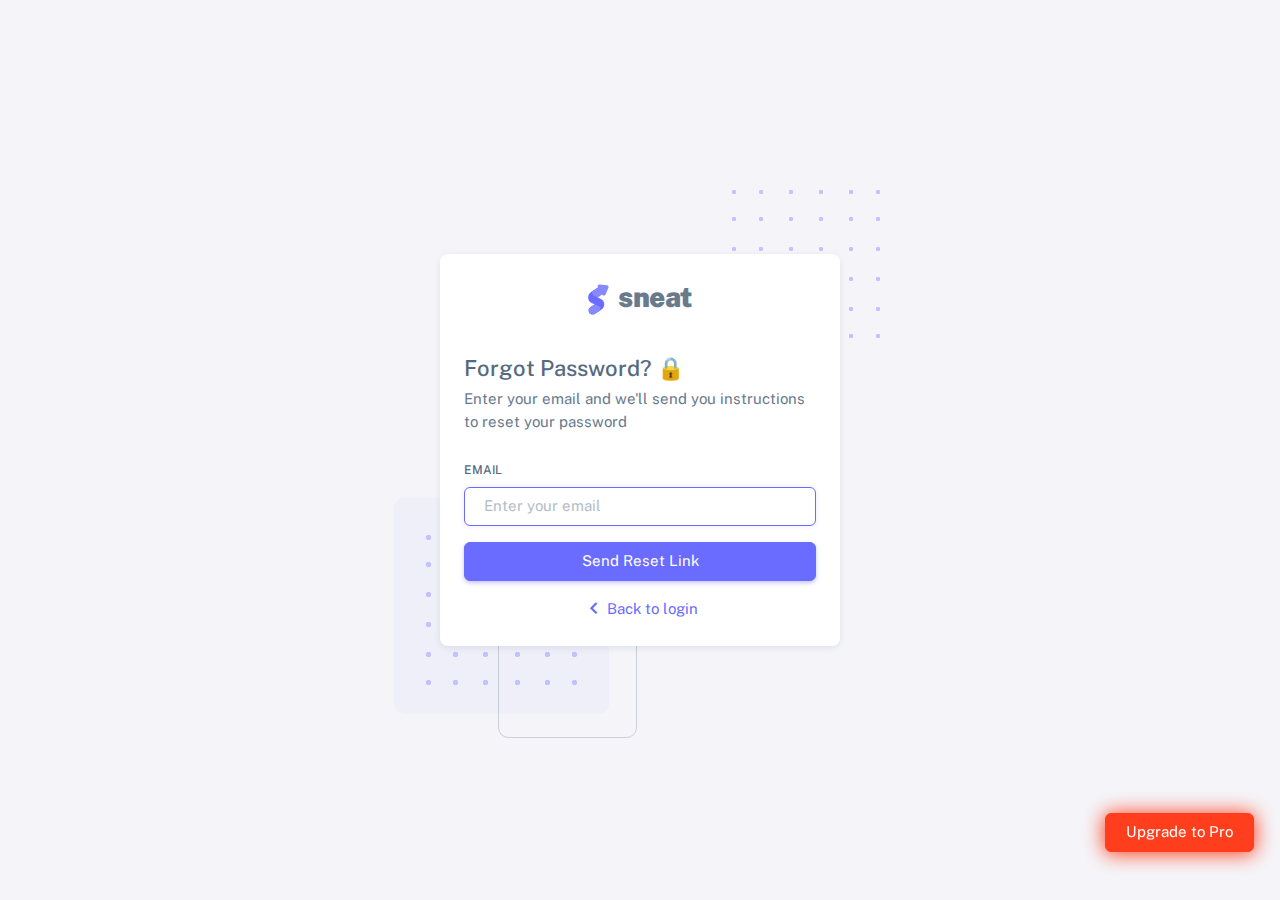
<file: html/auth-forgot-password-basic.html>
<!DOCTYPE html>

<!-- =========================================================
* Sneat - Bootstrap 5 HTML Admin Template - Pro | v1.0.0
==============================================================

* Product Page: https://themeselection.com/products/sneat-bootstrap-html-admin-template/
* Created by: ThemeSelection
* License: You must have a valid license purchased in order to legally use the theme for your project.
* Copyright ThemeSelection (https://themeselection.com)

=========================================================
 -->
<!-- beautify ignore:start -->
<html
  lang="en"
  class="light-style customizer-hide"
  dir="ltr"
  data-theme="theme-default"
  data-assets-path="../assets/"
  data-template="vertical-menu-template-free"
>
  <head>
    <meta charset="utf-8" />
    <meta
      name="viewport"
      content="width=device-width, initial-scale=1.0, user-scalable=no, minimum-scale=1.0, maximum-scale=1.0"
    />

    <title>Forgot Password Basic - Pages | Sneat - Bootstrap 5 HTML Admin Template - Pro</title>

    <meta name="description" content="" />

    <!-- Favicon -->
    <link rel="icon" type="image/x-icon" href="../assets/img/favicon/favicon.ico" />

    <!-- Fonts -->
    <link rel="preconnect" href="https://fonts.googleapis.com" />
    <link rel="preconnect" href="https://fonts.gstatic.com" crossorigin />
    <link
      href="https://fonts.googleapis.com/css2?family=Public+Sans:ital,wght@0,300;0,400;0,500;0,600;0,700;1,300;1,400;1,500;1,600;1,700&display=swap"
      rel="stylesheet"
    />

    <!-- Icons. Uncomment required icon fonts -->
    <link rel="stylesheet" href="../assets/vendor/fonts/boxicons.css" />

    <!-- Core CSS -->
    <link rel="stylesheet" href="../assets/vendor/css/core.css" class="template-customizer-core-css" />
    <link rel="stylesheet" href="../assets/vendor/css/theme-default.css" class="template-customizer-theme-css" />
    <link rel="stylesheet" href="../assets/css/demo.css" />

    <!-- Vendors CSS -->
    <link rel="stylesheet" href="../assets/vendor/libs/perfect-scrollbar/perfect-scrollbar.css" />

    <!-- Page CSS -->
    <!-- Page -->
    <link rel="stylesheet" href="../assets/vendor/css/pages/page-auth.css" />
    <!-- Helpers -->
    <script src="../assets/vendor/js/helpers.js"></script>

    <!--! Template customizer & Theme config files MUST be included after core stylesheets and helpers.js in the <head> section -->
    <!--? Config:  Mandatory theme config file contain global vars & default theme options, Set your preferred theme option in this file.  -->
    <script src="../assets/js/config.js"></script>
  </head>

  <body>
    <!-- Content -->

    <div class="container-xxl">
      <div class="authentication-wrapper authentication-basic container-p-y">
        <div class="authentication-inner py-4">
          <!-- Forgot Password -->
          <div class="card">
            <div class="card-body">
              <!-- Logo -->
              <div class="app-brand justify-content-center">
                <a href="index.html" class="app-brand-link gap-2">
                  <span class="app-brand-logo demo">
                    <svg
                      width="25"
                      viewBox="0 0 25 42"
                      version="1.1"
                      xmlns="http://www.w3.org/2000/svg"
                      xmlns:xlink="http://www.w3.org/1999/xlink"
                    >
                      <defs>
                        <path
                          d="M13.7918663,0.358365126 L3.39788168,7.44174259 C0.566865006,9.69408886 -0.379795268,12.4788597 0.557900856,15.7960551 C0.68998853,16.2305145 1.09562888,17.7872135 3.12357076,19.2293357 C3.8146334,19.7207684 5.32369333,20.3834223 7.65075054,21.2172976 L7.59773219,21.2525164 L2.63468769,24.5493413 C0.445452254,26.3002124 0.0884951797,28.5083815 1.56381646,31.1738486 C2.83770406,32.8170431 5.20850219,33.2640127 7.09180128,32.5391577 C8.347334,32.0559211 11.4559176,30.0011079 16.4175519,26.3747182 C18.0338572,24.4997857 18.6973423,22.4544883 18.4080071,20.2388261 C17.963753,17.5346866 16.1776345,15.5799961 13.0496516,14.3747546 L10.9194936,13.4715819 L18.6192054,7.984237 L13.7918663,0.358365126 Z"
                          id="path-1"
                        ></path>
                        <path
                          d="M5.47320593,6.00457225 C4.05321814,8.216144 4.36334763,10.0722806 6.40359441,11.5729822 C8.61520715,12.571656 10.0999176,13.2171421 10.8577257,13.5094407 L15.5088241,14.433041 L18.6192054,7.984237 C15.5364148,3.11535317 13.9273018,0.573395879 13.7918663,0.358365126 C13.5790555,0.511491653 10.8061687,2.3935607 5.47320593,6.00457225 Z"
                          id="path-3"
                        ></path>
                        <path
                          d="M7.50063644,21.2294429 L12.3234468,23.3159332 C14.1688022,24.7579751 14.397098,26.4880487 13.008334,28.506154 C11.6195701,30.5242593 10.3099883,31.790241 9.07958868,32.3040991 C5.78142938,33.4346997 4.13234973,34 4.13234973,34 C4.13234973,34 2.75489982,33.0538207 2.37032616e-14,31.1614621 C-0.55822714,27.8186216 -0.55822714,26.0572515 -4.05231404e-15,25.8773518 C0.83734071,25.6075023 2.77988457,22.8248993 3.3049379,22.52991 C3.65497346,22.3332504 5.05353963,21.8997614 7.50063644,21.2294429 Z"
                          id="path-4"
                        ></path>
                        <path
                          d="M20.6,7.13333333 L25.6,13.8 C26.2627417,14.6836556 26.0836556,15.9372583 25.2,16.6 C24.8538077,16.8596443 24.4327404,17 24,17 L14,17 C12.8954305,17 12,16.1045695 12,15 C12,14.5672596 12.1403557,14.1461923 12.4,13.8 L17.4,7.13333333 C18.0627417,6.24967773 19.3163444,6.07059163 20.2,6.73333333 C20.3516113,6.84704183 20.4862915,6.981722 20.6,7.13333333 Z"
                          id="path-5"
                        ></path>
                      </defs>
                      <g id="g-app-brand" stroke="none" stroke-width="1" fill="none" fill-rule="evenodd">
                        <g id="Brand-Logo" transform="translate(-27.000000, -15.000000)">
                          <g id="Icon" transform="translate(27.000000, 15.000000)">
                            <g id="Mask" transform="translate(0.000000, 8.000000)">
                              <mask id="mask-2" fill="white">
                                <use xlink:href="#path-1"></use>
                              </mask>
                              <use fill="#696cff" xlink:href="#path-1"></use>
                              <g id="Path-3" mask="url(#mask-2)">
                                <use fill="#696cff" xlink:href="#path-3"></use>
                                <use fill-opacity="0.2" fill="#FFFFFF" xlink:href="#path-3"></use>
                              </g>
                              <g id="Path-4" mask="url(#mask-2)">
                                <use fill="#696cff" xlink:href="#path-4"></use>
                                <use fill-opacity="0.2" fill="#FFFFFF" xlink:href="#path-4"></use>
                              </g>
                            </g>
                            <g
                              id="Triangle"
                              transform="translate(19.000000, 11.000000) rotate(-300.000000) translate(-19.000000, -11.000000) "
                            >
                              <use fill="#696cff" xlink:href="#path-5"></use>
                              <use fill-opacity="0.2" fill="#FFFFFF" xlink:href="#path-5"></use>
                            </g>
                          </g>
                        </g>
                      </g>
                    </svg>
                  </span>
                  <span class="app-brand-text demo text-body fw-bolder">Sneat</span>
                </a>
              </div>
              <!-- /Logo -->
              <h4 class="mb-2">Forgot Password? 🔒</h4>
              <p class="mb-4">Enter your email and we'll send you instructions to reset your password</p>
              <form id="formAuthentication" class="mb-3" action="index.html" method="POST">
                <div class="mb-3">
                  <label for="email" class="form-label">Email</label>
                  <input
                    type="text"
                    class="form-control"
                    id="email"
                    name="email"
                    placeholder="Enter your email"
                    autofocus
                  />
                </div>
                <button class="btn btn-primary d-grid w-100">Send Reset Link</button>
              </form>
              <div class="text-center">
                <a href="auth-login-basic.html" class="d-flex align-items-center justify-content-center">
                  <i class="bx bx-chevron-left scaleX-n1-rtl bx-sm"></i>
                  Back to login
                </a>
              </div>
            </div>
          </div>
          <!-- /Forgot Password -->
        </div>
      </div>
    </div>

    <!-- / Content -->

    <div class="buy-now">
      <a
        href="https://themeselection.com/products/sneat-bootstrap-html-admin-template/"
        target="_blank"
        class="btn btn-danger btn-buy-now"
        >Upgrade to Pro</a
      >
    </div>

    <!-- Core JS -->
    <!-- build:js assets/vendor/js/core.js -->
    <script src="../assets/vendor/libs/jquery/jquery.js"></script>
    <script src="../assets/vendor/libs/popper/popper.js"></script>
    <script src="../assets/vendor/js/bootstrap.js"></script>
    <script src="../assets/vendor/libs/perfect-scrollbar/perfect-scrollbar.js"></script>

    <script src="../assets/vendor/js/menu.js"></script>
    <!-- endbuild -->

    <!-- Vendors JS -->

    <!-- Main JS -->
    <script src="../assets/js/main.js"></script>

    <!-- Page JS -->

    <!-- Place this tag in your head or just before your close body tag. -->
    <script async defer src="https://buttons.github.io/buttons.js"></script>
  </body>
</html>
</file>
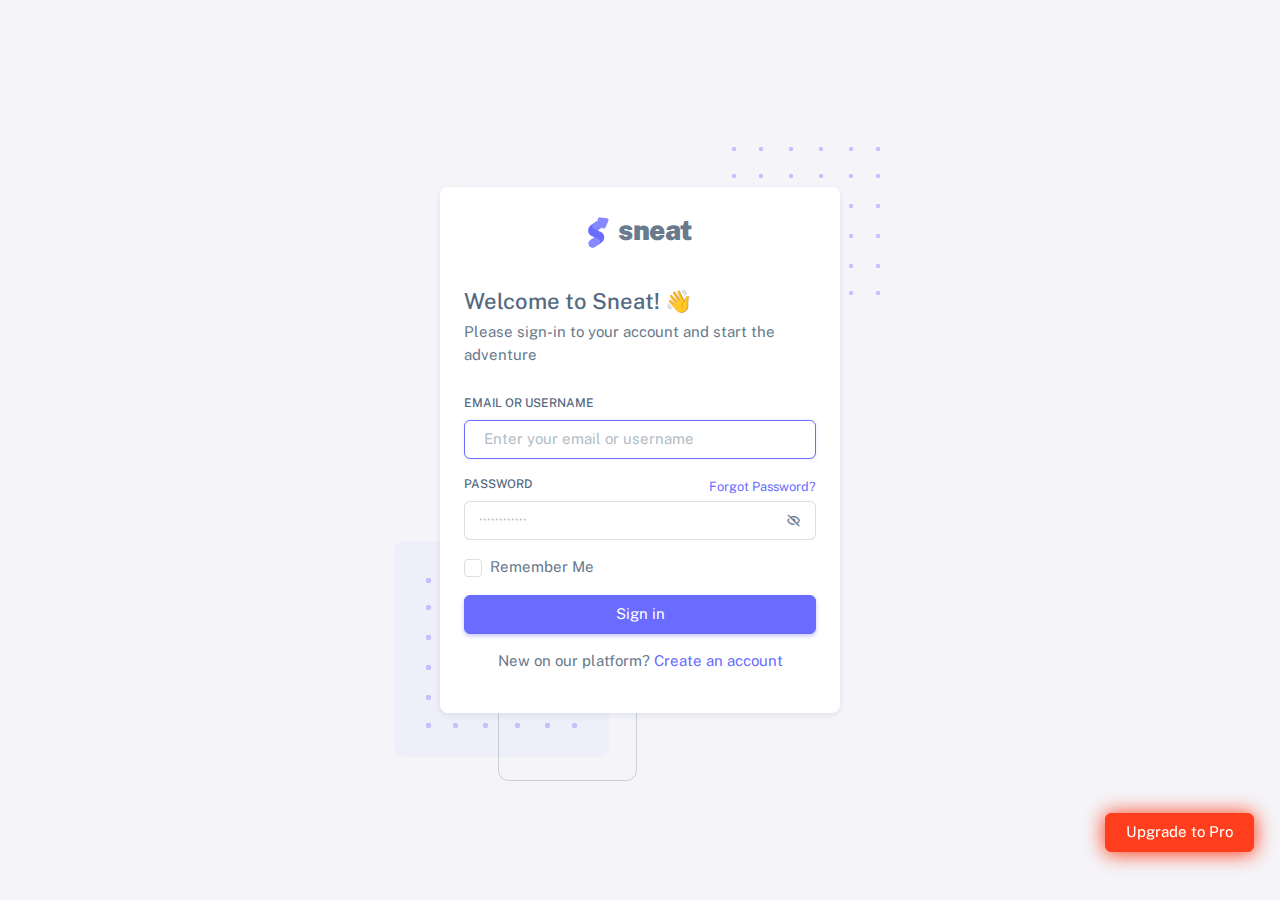
<file: html/auth-login-basic.html>
<!DOCTYPE html>

<!-- =========================================================
* Sneat - Bootstrap 5 HTML Admin Template - Pro | v1.0.0
==============================================================

* Product Page: https://themeselection.com/products/sneat-bootstrap-html-admin-template/
* Created by: ThemeSelection
* License: You must have a valid license purchased in order to legally use the theme for your project.
* Copyright ThemeSelection (https://themeselection.com)

=========================================================
 -->
<!-- beautify ignore:start -->
<html
  lang="en"
  class="light-style customizer-hide"
  dir="ltr"
  data-theme="theme-default"
  data-assets-path="../assets/"
  data-template="vertical-menu-template-free"
>
  <head>
    <meta charset="utf-8" />
    <meta
      name="viewport"
      content="width=device-width, initial-scale=1.0, user-scalable=no, minimum-scale=1.0, maximum-scale=1.0"
    />

    <title>Login Basic - Pages | Sneat - Bootstrap 5 HTML Admin Template - Pro</title>

    <meta name="description" content="" />

    <!-- Favicon -->
    <link rel="icon" type="image/x-icon" href="../assets/img/favicon/favicon.ico" />

    <!-- Fonts -->
    <link rel="preconnect" href="https://fonts.googleapis.com" />
    <link rel="preconnect" href="https://fonts.gstatic.com" crossorigin />
    <link
      href="https://fonts.googleapis.com/css2?family=Public+Sans:ital,wght@0,300;0,400;0,500;0,600;0,700;1,300;1,400;1,500;1,600;1,700&display=swap"
      rel="stylesheet"
    />

    <!-- Icons. Uncomment required icon fonts -->
    <link rel="stylesheet" href="../assets/vendor/fonts/boxicons.css" />

    <!-- Core CSS -->
    <link rel="stylesheet" href="../assets/vendor/css/core.css" class="template-customizer-core-css" />
    <link rel="stylesheet" href="../assets/vendor/css/theme-default.css" class="template-customizer-theme-css" />
    <link rel="stylesheet" href="../assets/css/demo.css" />

    <!-- Vendors CSS -->
    <link rel="stylesheet" href="../assets/vendor/libs/perfect-scrollbar/perfect-scrollbar.css" />

    <!-- Page CSS -->
    <!-- Page -->
    <link rel="stylesheet" href="../assets/vendor/css/pages/page-auth.css" />
    <!-- Helpers -->
    <script src="../assets/vendor/js/helpers.js"></script>

    <!--! Template customizer & Theme config files MUST be included after core stylesheets and helpers.js in the <head> section -->
    <!--? Config:  Mandatory theme config file contain global vars & default theme options, Set your preferred theme option in this file.  -->
    <script src="../assets/js/config.js"></script>
  </head>

  <body>
    <!-- Content -->

    <div class="container-xxl">
      <div class="authentication-wrapper authentication-basic container-p-y">
        <div class="authentication-inner">
          <!-- Register -->
          <div class="card">
            <div class="card-body">
              <!-- Logo -->
              <div class="app-brand justify-content-center">
                <a href="index.html" class="app-brand-link gap-2">
                  <span class="app-brand-logo demo">
                    <svg
                      width="25"
                      viewBox="0 0 25 42"
                      version="1.1"
                      xmlns="http://www.w3.org/2000/svg"
                      xmlns:xlink="http://www.w3.org/1999/xlink"
                    >
                      <defs>
                        <path
                          d="M13.7918663,0.358365126 L3.39788168,7.44174259 C0.566865006,9.69408886 -0.379795268,12.4788597 0.557900856,15.7960551 C0.68998853,16.2305145 1.09562888,17.7872135 3.12357076,19.2293357 C3.8146334,19.7207684 5.32369333,20.3834223 7.65075054,21.2172976 L7.59773219,21.2525164 L2.63468769,24.5493413 C0.445452254,26.3002124 0.0884951797,28.5083815 1.56381646,31.1738486 C2.83770406,32.8170431 5.20850219,33.2640127 7.09180128,32.5391577 C8.347334,32.0559211 11.4559176,30.0011079 16.4175519,26.3747182 C18.0338572,24.4997857 18.6973423,22.4544883 18.4080071,20.2388261 C17.963753,17.5346866 16.1776345,15.5799961 13.0496516,14.3747546 L10.9194936,13.4715819 L18.6192054,7.984237 L13.7918663,0.358365126 Z"
                          id="path-1"
                        ></path>
                        <path
                          d="M5.47320593,6.00457225 C4.05321814,8.216144 4.36334763,10.0722806 6.40359441,11.5729822 C8.61520715,12.571656 10.0999176,13.2171421 10.8577257,13.5094407 L15.5088241,14.433041 L18.6192054,7.984237 C15.5364148,3.11535317 13.9273018,0.573395879 13.7918663,0.358365126 C13.5790555,0.511491653 10.8061687,2.3935607 5.47320593,6.00457225 Z"
                          id="path-3"
                        ></path>
                        <path
                          d="M7.50063644,21.2294429 L12.3234468,23.3159332 C14.1688022,24.7579751 14.397098,26.4880487 13.008334,28.506154 C11.6195701,30.5242593 10.3099883,31.790241 9.07958868,32.3040991 C5.78142938,33.4346997 4.13234973,34 4.13234973,34 C4.13234973,34 2.75489982,33.0538207 2.37032616e-14,31.1614621 C-0.55822714,27.8186216 -0.55822714,26.0572515 -4.05231404e-15,25.8773518 C0.83734071,25.6075023 2.77988457,22.8248993 3.3049379,22.52991 C3.65497346,22.3332504 5.05353963,21.8997614 7.50063644,21.2294429 Z"
                          id="path-4"
                        ></path>
                        <path
                          d="M20.6,7.13333333 L25.6,13.8 C26.2627417,14.6836556 26.0836556,15.9372583 25.2,16.6 C24.8538077,16.8596443 24.4327404,17 24,17 L14,17 C12.8954305,17 12,16.1045695 12,15 C12,14.5672596 12.1403557,14.1461923 12.4,13.8 L17.4,7.13333333 C18.0627417,6.24967773 19.3163444,6.07059163 20.2,6.73333333 C20.3516113,6.84704183 20.4862915,6.981722 20.6,7.13333333 Z"
                          id="path-5"
                        ></path>
                      </defs>
                      <g id="g-app-brand" stroke="none" stroke-width="1" fill="none" fill-rule="evenodd">
                        <g id="Brand-Logo" transform="translate(-27.000000, -15.000000)">
                          <g id="Icon" transform="translate(27.000000, 15.000000)">
                            <g id="Mask" transform="translate(0.000000, 8.000000)">
                              <mask id="mask-2" fill="white">
                                <use xlink:href="#path-1"></use>
                              </mask>
                              <use fill="#696cff" xlink:href="#path-1"></use>
                              <g id="Path-3" mask="url(#mask-2)">
                                <use fill="#696cff" xlink:href="#path-3"></use>
                                <use fill-opacity="0.2" fill="#FFFFFF" xlink:href="#path-3"></use>
                              </g>
                              <g id="Path-4" mask="url(#mask-2)">
                                <use fill="#696cff" xlink:href="#path-4"></use>
                                <use fill-opacity="0.2" fill="#FFFFFF" xlink:href="#path-4"></use>
                              </g>
                            </g>
                            <g
                              id="Triangle"
                              transform="translate(19.000000, 11.000000) rotate(-300.000000) translate(-19.000000, -11.000000) "
                            >
                              <use fill="#696cff" xlink:href="#path-5"></use>
                              <use fill-opacity="0.2" fill="#FFFFFF" xlink:href="#path-5"></use>
                            </g>
                          </g>
                        </g>
                      </g>
                    </svg>
                  </span>
                  <span class="app-brand-text demo text-body fw-bolder">Sneat</span>
                </a>
              </div>
              <!-- /Logo -->
              <h4 class="mb-2">Welcome to Sneat! 👋</h4>
              <p class="mb-4">Please sign-in to your account and start the adventure</p>

              <form id="formAuthentication" class="mb-3" action="index.html" method="POST">
                <div class="mb-3">
                  <label for="email" class="form-label">Email or Username</label>
                  <input
                    type="text"
                    class="form-control"
                    id="email"
                    name="email-username"
                    placeholder="Enter your email or username"
                    autofocus
                  />
                </div>
                <div class="mb-3 form-password-toggle">
                  <div class="d-flex justify-content-between">
                    <label class="form-label" for="password">Password</label>
                    <a href="auth-forgot-password-basic.html">
                      <small>Forgot Password?</small>
                    </a>
                  </div>
                  <div class="input-group input-group-merge">
                    <input
                      type="password"
                      id="password"
                      class="form-control"
                      name="password"
                      placeholder="&#xb7;&#xb7;&#xb7;&#xb7;&#xb7;&#xb7;&#xb7;&#xb7;&#xb7;&#xb7;&#xb7;&#xb7;"
                      aria-describedby="password"
                    />
                    <span class="input-group-text cursor-pointer"><i class="bx bx-hide"></i></span>
                  </div>
                </div>
                <div class="mb-3">
                  <div class="form-check">
                    <input class="form-check-input" type="checkbox" id="remember-me" />
                    <label class="form-check-label" for="remember-me"> Remember Me </label>
                  </div>
                </div>
                <div class="mb-3">
                  <button class="btn btn-primary d-grid w-100" type="submit">Sign in</button>
                </div>
              </form>

              <p class="text-center">
                <span>New on our platform?</span>
                <a href="auth-register-basic.html">
                  <span>Create an account</span>
                </a>
              </p>
            </div>
          </div>
          <!-- /Register -->
        </div>
      </div>
    </div>

    <!-- / Content -->

    <div class="buy-now">
      <a
        href="https://themeselection.com/products/sneat-bootstrap-html-admin-template/"
        target="_blank"
        class="btn btn-danger btn-buy-now"
        >Upgrade to Pro</a
      >
    </div>

    <!-- Core JS -->
    <!-- build:js assets/vendor/js/core.js -->
    <script src="../assets/vendor/libs/jquery/jquery.js"></script>
    <script src="../assets/vendor/libs/popper/popper.js"></script>
    <script src="../assets/vendor/js/bootstrap.js"></script>
    <script src="../assets/vendor/libs/perfect-scrollbar/perfect-scrollbar.js"></script>

    <script src="../assets/vendor/js/menu.js"></script>
    <!-- endbuild -->

    <!-- Vendors JS -->

    <!-- Main JS -->
    <script src="../assets/js/main.js"></script>

    <!-- Page JS -->

    <!-- Place this tag in your head or just before your close body tag. -->
    <script async defer src="https://buttons.github.io/buttons.js"></script>
  </body>
</html>
</file>
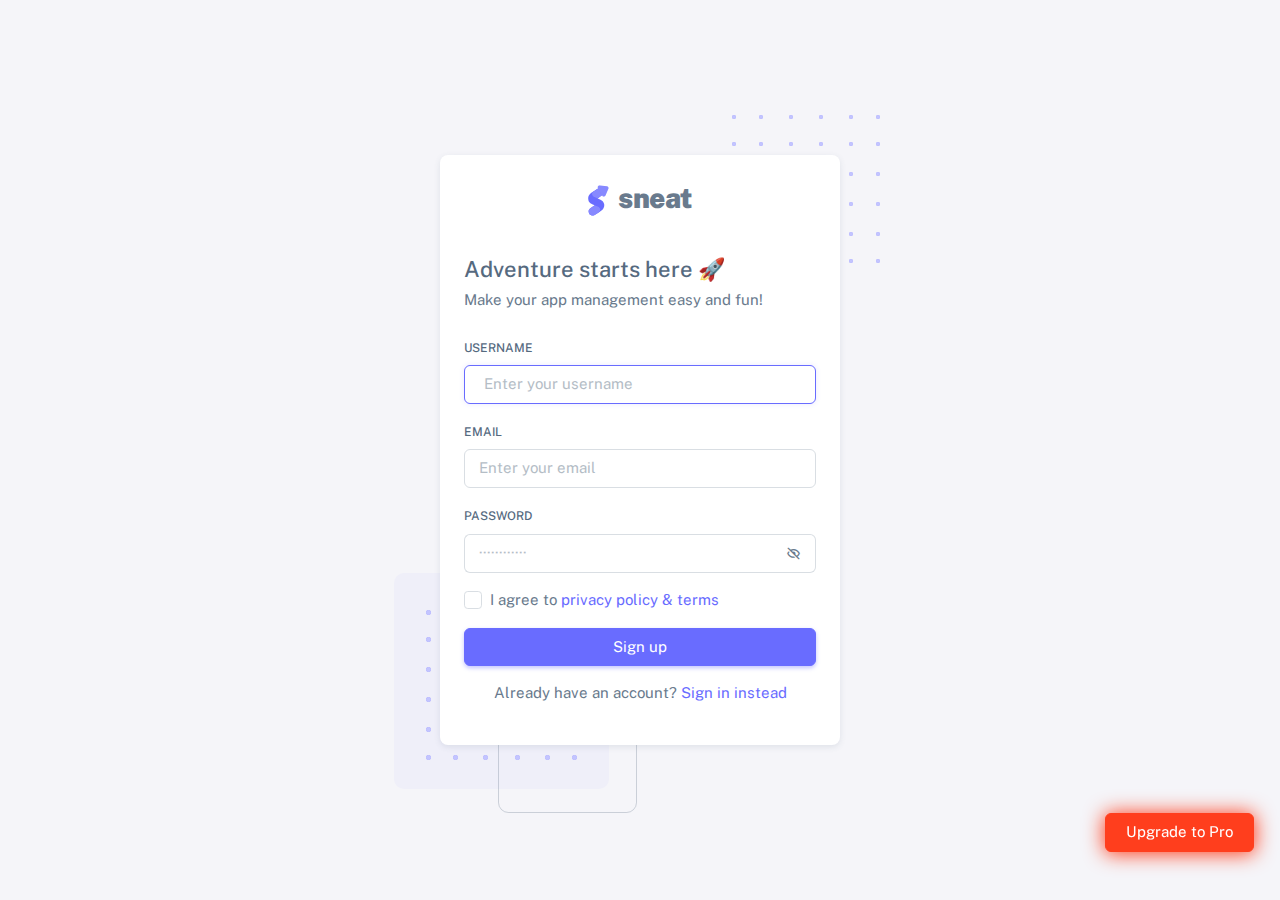
<file: html/auth-register-basic.html>
<!DOCTYPE html>

<!-- =========================================================
* Sneat - Bootstrap 5 HTML Admin Template - Pro | v1.0.0
==============================================================

* Product Page: https://themeselection.com/products/sneat-bootstrap-html-admin-template/
* Created by: ThemeSelection
* License: You must have a valid license purchased in order to legally use the theme for your project.
* Copyright ThemeSelection (https://themeselection.com)

=========================================================
 -->
<!-- beautify ignore:start -->
<html
  lang="en"
  class="light-style customizer-hide"
  dir="ltr"
  data-theme="theme-default"
  data-assets-path="../assets/"
  data-template="vertical-menu-template-free"
>
  <head>
    <meta charset="utf-8" />
    <meta
      name="viewport"
      content="width=device-width, initial-scale=1.0, user-scalable=no, minimum-scale=1.0, maximum-scale=1.0"
    />

    <title>Register Basic - Pages | Sneat - Bootstrap 5 HTML Admin Template - Pro</title>

    <meta name="description" content="" />

    <!-- Favicon -->
    <link rel="icon" type="image/x-icon" href="../assets/img/favicon/favicon.ico" />

    <!-- Fonts -->
    <link rel="preconnect" href="https://fonts.googleapis.com" />
    <link rel="preconnect" href="https://fonts.gstatic.com" crossorigin />
    <link
      href="https://fonts.googleapis.com/css2?family=Public+Sans:ital,wght@0,300;0,400;0,500;0,600;0,700;1,300;1,400;1,500;1,600;1,700&display=swap"
      rel="stylesheet"
    />

    <!-- Icons. Uncomment required icon fonts -->
    <link rel="stylesheet" href="../assets/vendor/fonts/boxicons.css" />

    <!-- Core CSS -->
    <link rel="stylesheet" href="../assets/vendor/css/core.css" class="template-customizer-core-css" />
    <link rel="stylesheet" href="../assets/vendor/css/theme-default.css" class="template-customizer-theme-css" />
    <link rel="stylesheet" href="../assets/css/demo.css" />

    <!-- Vendors CSS -->
    <link rel="stylesheet" href="../assets/vendor/libs/perfect-scrollbar/perfect-scrollbar.css" />

    <!-- Page CSS -->
    <!-- Page -->
    <link rel="stylesheet" href="../assets/vendor/css/pages/page-auth.css" />
    <!-- Helpers -->
    <script src="../assets/vendor/js/helpers.js"></script>

    <!--! Template customizer & Theme config files MUST be included after core stylesheets and helpers.js in the <head> section -->
    <!--? Config:  Mandatory theme config file contain global vars & default theme options, Set your preferred theme option in this file.  -->
    <script src="../assets/js/config.js"></script>
  </head>

  <body>
    <!-- Content -->

    <div class="container-xxl">
      <div class="authentication-wrapper authentication-basic container-p-y">
        <div class="authentication-inner">
          <!-- Register Card -->
          <div class="card">
            <div class="card-body">
              <!-- Logo -->
              <div class="app-brand justify-content-center">
                <a href="index.html" class="app-brand-link gap-2">
                  <span class="app-brand-logo demo">
                    <svg
                      width="25"
                      viewBox="0 0 25 42"
                      version="1.1"
                      xmlns="http://www.w3.org/2000/svg"
                      xmlns:xlink="http://www.w3.org/1999/xlink"
                    >
                      <defs>
                        <path
                          d="M13.7918663,0.358365126 L3.39788168,7.44174259 C0.566865006,9.69408886 -0.379795268,12.4788597 0.557900856,15.7960551 C0.68998853,16.2305145 1.09562888,17.7872135 3.12357076,19.2293357 C3.8146334,19.7207684 5.32369333,20.3834223 7.65075054,21.2172976 L7.59773219,21.2525164 L2.63468769,24.5493413 C0.445452254,26.3002124 0.0884951797,28.5083815 1.56381646,31.1738486 C2.83770406,32.8170431 5.20850219,33.2640127 7.09180128,32.5391577 C8.347334,32.0559211 11.4559176,30.0011079 16.4175519,26.3747182 C18.0338572,24.4997857 18.6973423,22.4544883 18.4080071,20.2388261 C17.963753,17.5346866 16.1776345,15.5799961 13.0496516,14.3747546 L10.9194936,13.4715819 L18.6192054,7.984237 L13.7918663,0.358365126 Z"
                          id="path-1"
                        ></path>
                        <path
                          d="M5.47320593,6.00457225 C4.05321814,8.216144 4.36334763,10.0722806 6.40359441,11.5729822 C8.61520715,12.571656 10.0999176,13.2171421 10.8577257,13.5094407 L15.5088241,14.433041 L18.6192054,7.984237 C15.5364148,3.11535317 13.9273018,0.573395879 13.7918663,0.358365126 C13.5790555,0.511491653 10.8061687,2.3935607 5.47320593,6.00457225 Z"
                          id="path-3"
                        ></path>
                        <path
                          d="M7.50063644,21.2294429 L12.3234468,23.3159332 C14.1688022,24.7579751 14.397098,26.4880487 13.008334,28.506154 C11.6195701,30.5242593 10.3099883,31.790241 9.07958868,32.3040991 C5.78142938,33.4346997 4.13234973,34 4.13234973,34 C4.13234973,34 2.75489982,33.0538207 2.37032616e-14,31.1614621 C-0.55822714,27.8186216 -0.55822714,26.0572515 -4.05231404e-15,25.8773518 C0.83734071,25.6075023 2.77988457,22.8248993 3.3049379,22.52991 C3.65497346,22.3332504 5.05353963,21.8997614 7.50063644,21.2294429 Z"
                          id="path-4"
                        ></path>
                        <path
                          d="M20.6,7.13333333 L25.6,13.8 C26.2627417,14.6836556 26.0836556,15.9372583 25.2,16.6 C24.8538077,16.8596443 24.4327404,17 24,17 L14,17 C12.8954305,17 12,16.1045695 12,15 C12,14.5672596 12.1403557,14.1461923 12.4,13.8 L17.4,7.13333333 C18.0627417,6.24967773 19.3163444,6.07059163 20.2,6.73333333 C20.3516113,6.84704183 20.4862915,6.981722 20.6,7.13333333 Z"
                          id="path-5"
                        ></path>
                      </defs>
                      <g id="g-app-brand" stroke="none" stroke-width="1" fill="none" fill-rule="evenodd">
                        <g id="Brand-Logo" transform="translate(-27.000000, -15.000000)">
                          <g id="Icon" transform="translate(27.000000, 15.000000)">
                            <g id="Mask" transform="translate(0.000000, 8.000000)">
                              <mask id="mask-2" fill="white">
                                <use xlink:href="#path-1"></use>
                              </mask>
                              <use fill="#696cff" xlink:href="#path-1"></use>
                              <g id="Path-3" mask="url(#mask-2)">
                                <use fill="#696cff" xlink:href="#path-3"></use>
                                <use fill-opacity="0.2" fill="#FFFFFF" xlink:href="#path-3"></use>
                              </g>
                              <g id="Path-4" mask="url(#mask-2)">
                                <use fill="#696cff" xlink:href="#path-4"></use>
                                <use fill-opacity="0.2" fill="#FFFFFF" xlink:href="#path-4"></use>
                              </g>
                            </g>
                            <g
                              id="Triangle"
                              transform="translate(19.000000, 11.000000) rotate(-300.000000) translate(-19.000000, -11.000000) "
                            >
                              <use fill="#696cff" xlink:href="#path-5"></use>
                              <use fill-opacity="0.2" fill="#FFFFFF" xlink:href="#path-5"></use>
                            </g>
                          </g>
                        </g>
                      </g>
                    </svg>
                  </span>
                  <span class="app-brand-text demo text-body fw-bolder">Sneat</span>
                </a>
              </div>
              <!-- /Logo -->
              <h4 class="mb-2">Adventure starts here 🚀</h4>
              <p class="mb-4">Make your app management easy and fun!</p>

              <form id="formAuthentication" class="mb-3" action="index.html" method="POST">
                <div class="mb-3">
                  <label for="username" class="form-label">Username</label>
                  <input
                    type="text"
                    class="form-control"
                    id="username"
                    name="username"
                    placeholder="Enter your username"
                    autofocus
                  />
                </div>
                <div class="mb-3">
                  <label for="email" class="form-label">Email</label>
                  <input type="text" class="form-control" id="email" name="email" placeholder="Enter your email" />
                </div>
                <div class="mb-3 form-password-toggle">
                  <label class="form-label" for="password">Password</label>
                  <div class="input-group input-group-merge">
                    <input
                      type="password"
                      id="password"
                      class="form-control"
                      name="password"
                      placeholder="&#xb7;&#xb7;&#xb7;&#xb7;&#xb7;&#xb7;&#xb7;&#xb7;&#xb7;&#xb7;&#xb7;&#xb7;"
                      aria-describedby="password"
                    />
                    <span class="input-group-text cursor-pointer"><i class="bx bx-hide"></i></span>
                  </div>
                </div>

                <div class="mb-3">
                  <div class="form-check">
                    <input class="form-check-input" type="checkbox" id="terms-conditions" name="terms" />
                    <label class="form-check-label" for="terms-conditions">
                      I agree to
                      <a href="javascript:void(0);">privacy policy & terms</a>
                    </label>
                  </div>
                </div>
                <button class="btn btn-primary d-grid w-100">Sign up</button>
              </form>

              <p class="text-center">
                <span>Already have an account?</span>
                <a href="auth-login-basic.html">
                  <span>Sign in instead</span>
                </a>
              </p>
            </div>
          </div>
          <!-- Register Card -->
        </div>
      </div>
    </div>

    <!-- / Content -->

    <div class="buy-now">
      <a
        href="https://themeselection.com/products/sneat-bootstrap-html-admin-template/"
        target="_blank"
        class="btn btn-danger btn-buy-now"
        >Upgrade to Pro</a
      >
    </div>

    <!-- Core JS -->
    <!-- build:js assets/vendor/js/core.js -->
    <script src="../assets/vendor/libs/jquery/jquery.js"></script>
    <script src="../assets/vendor/libs/popper/popper.js"></script>
    <script src="../assets/vendor/js/bootstrap.js"></script>
    <script src="../assets/vendor/libs/perfect-scrollbar/perfect-scrollbar.js"></script>

    <script src="../assets/vendor/js/menu.js"></script>
    <!-- endbuild -->

    <!-- Vendors JS -->

    <!-- Main JS -->
    <script src="../assets/js/main.js"></script>

    <!-- Page JS -->

    <!-- Place this tag in your head or just before your close body tag. -->
    <script async defer src="https://buttons.github.io/buttons.js"></script>
  </body>
</html>
</file>
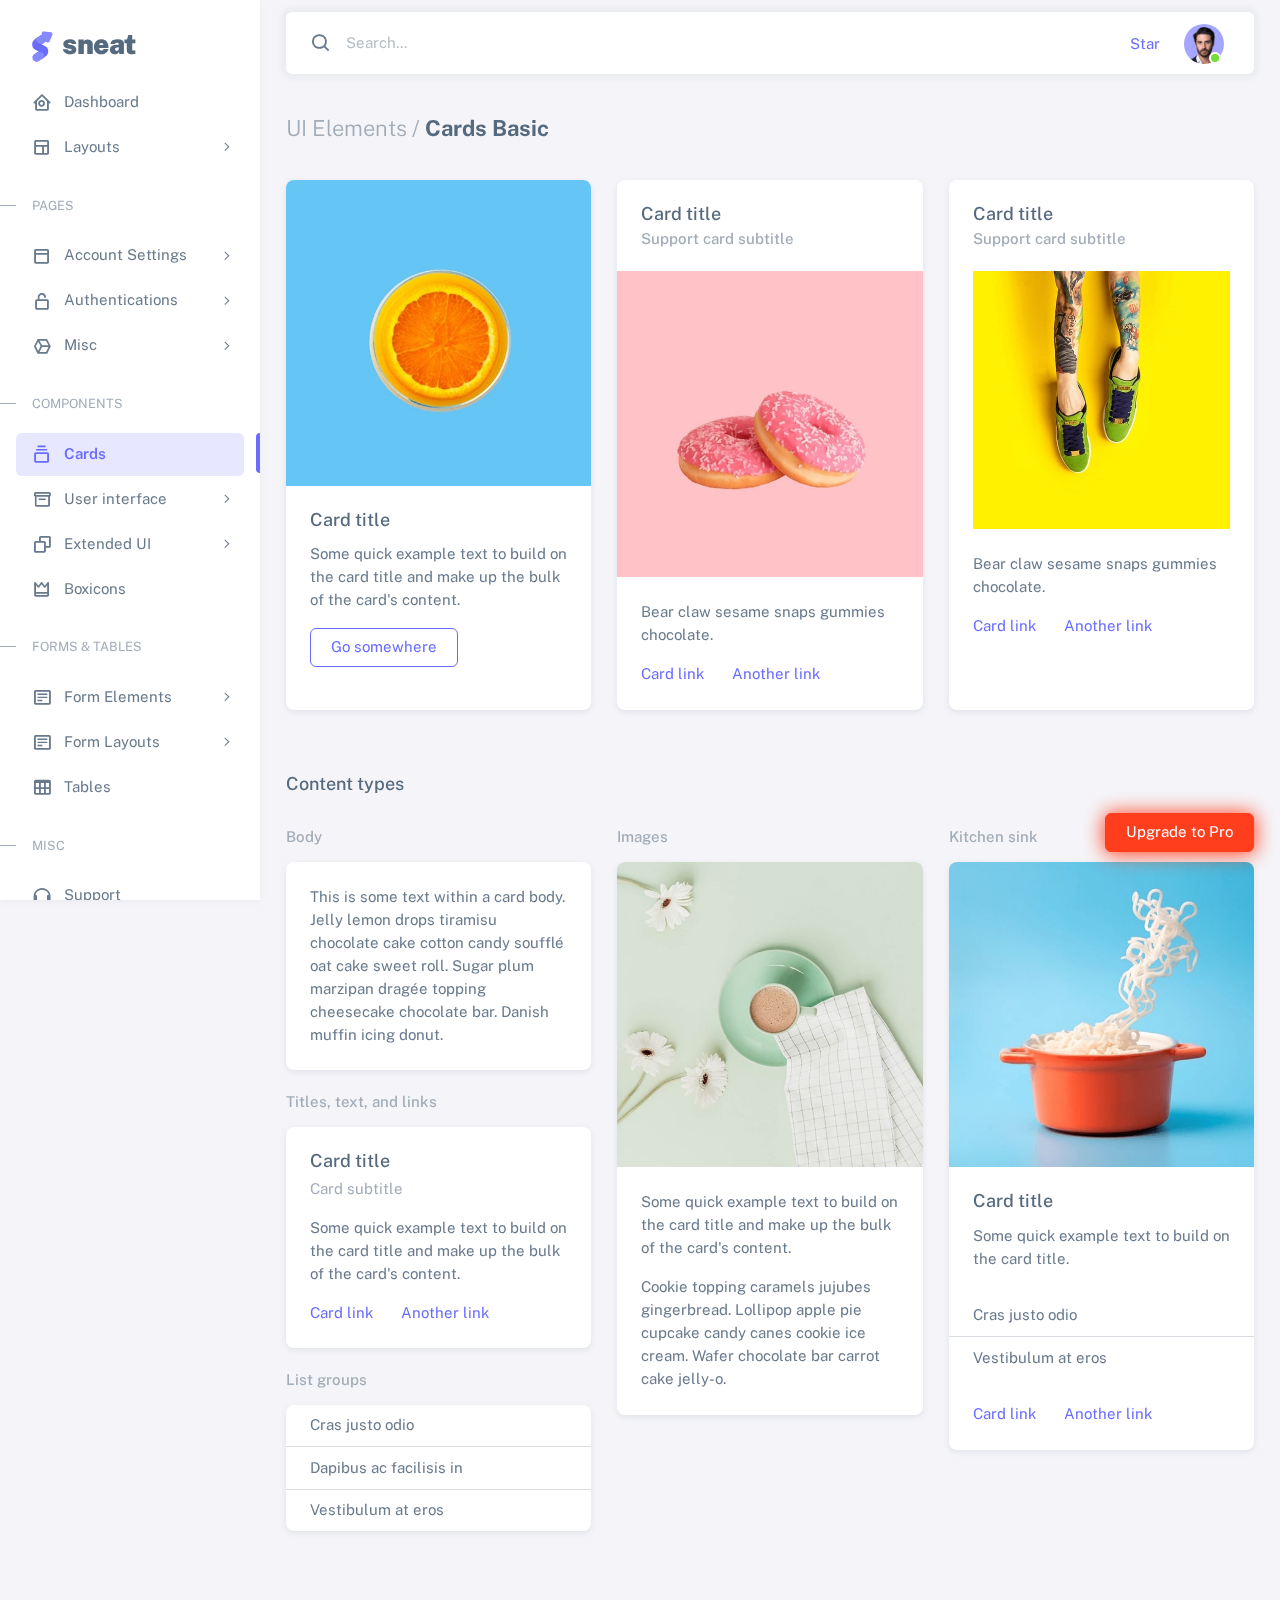
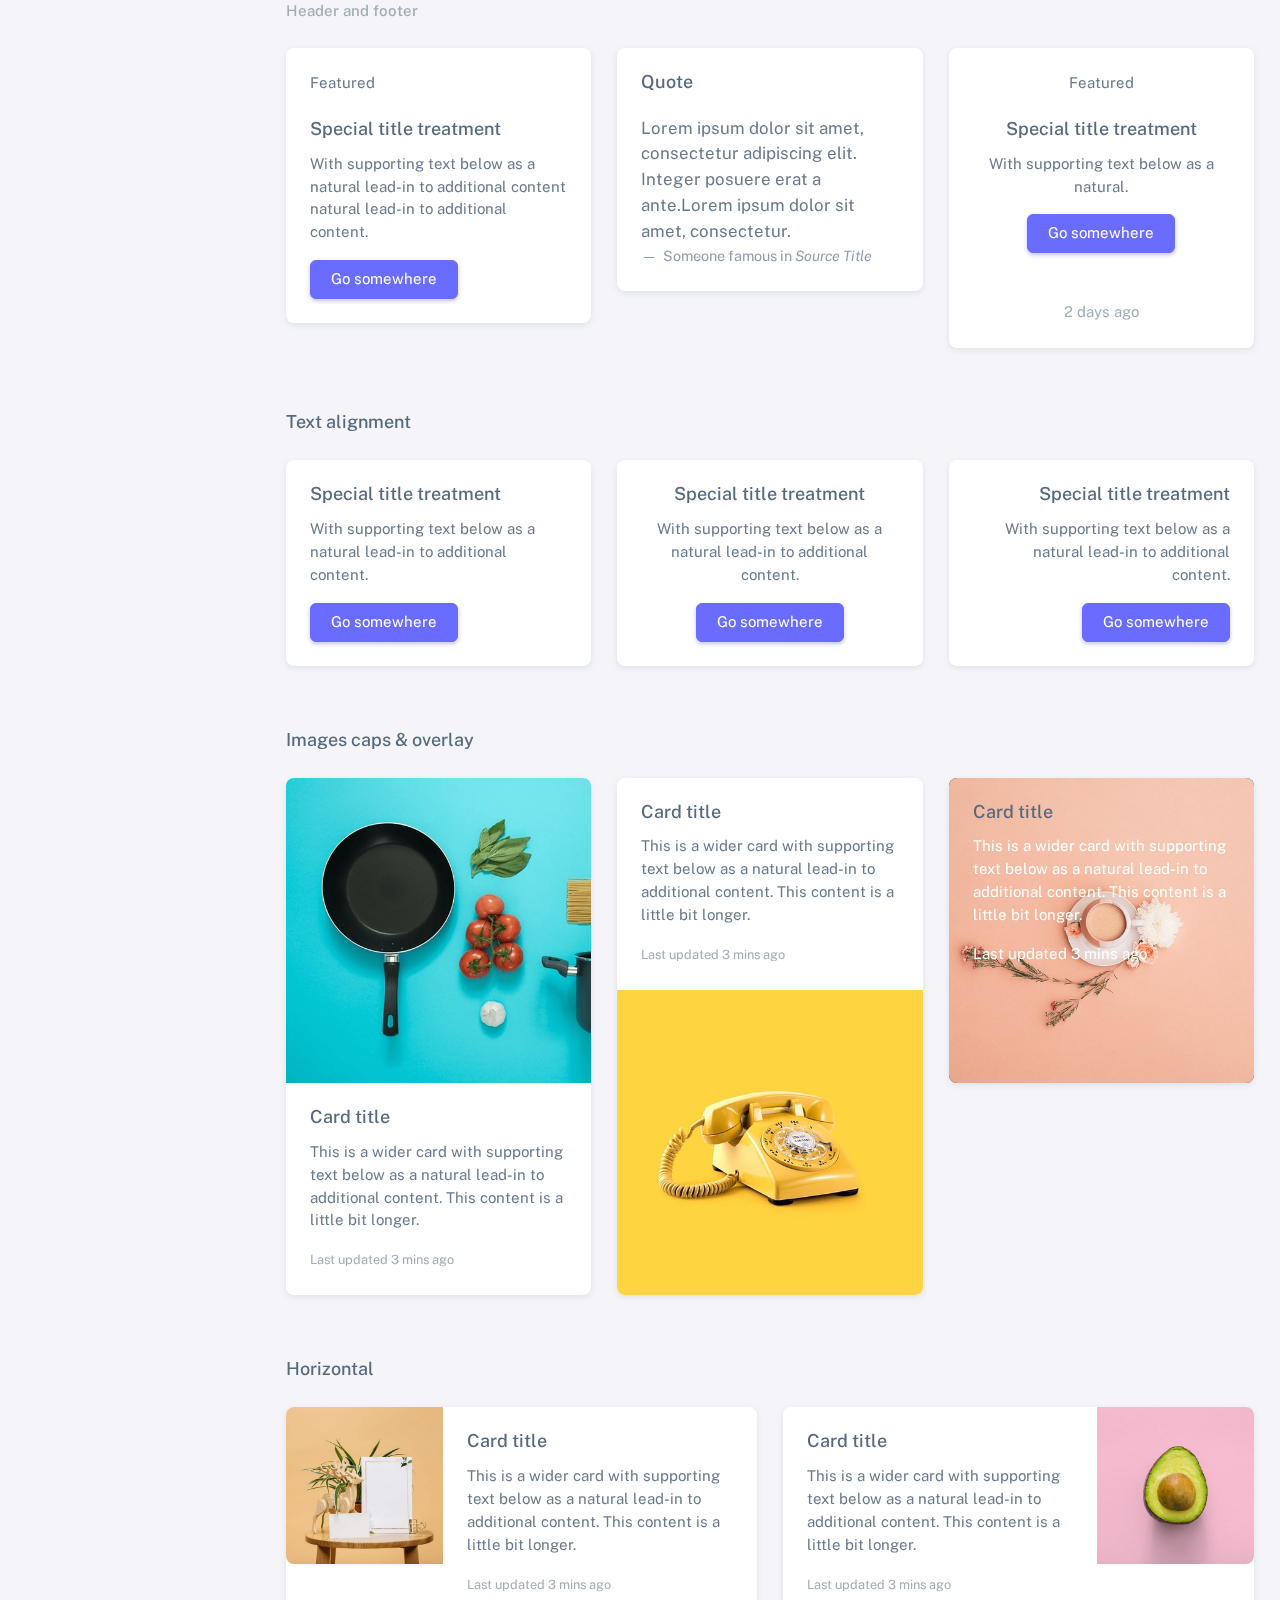
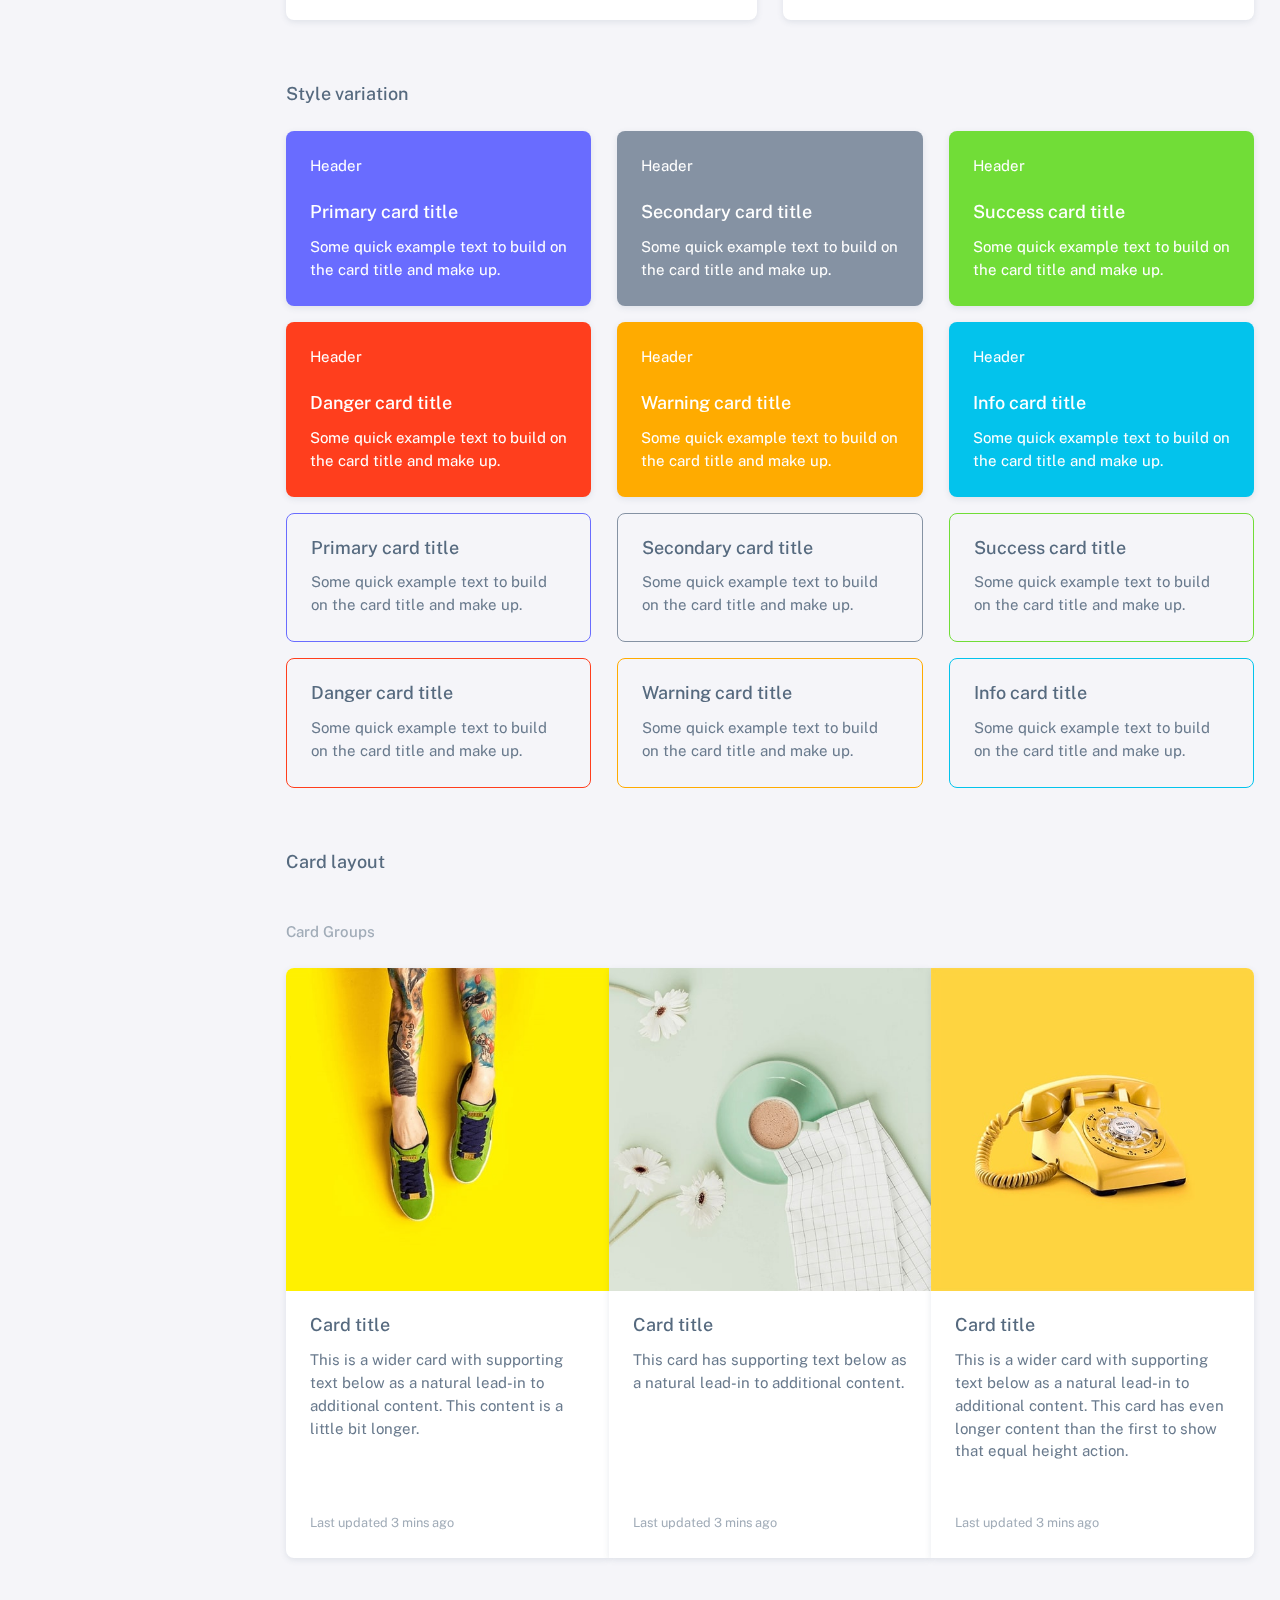
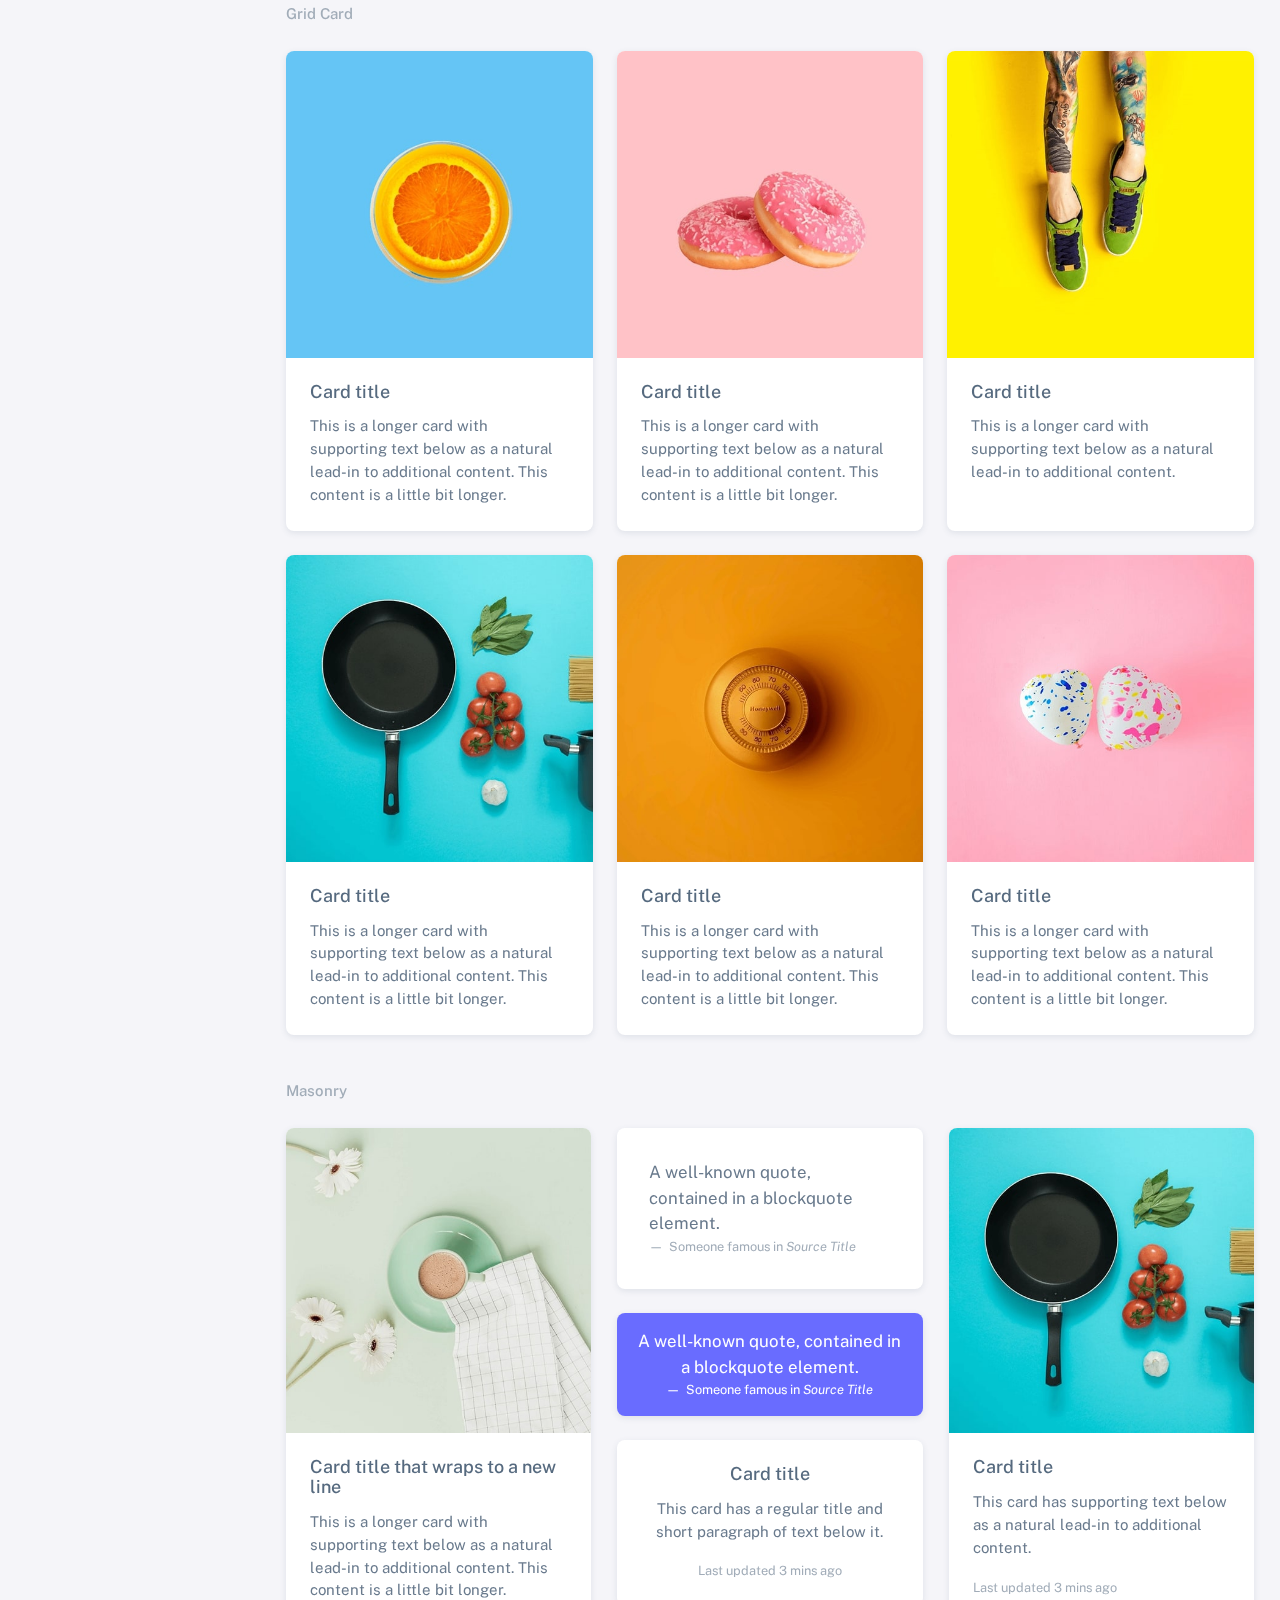
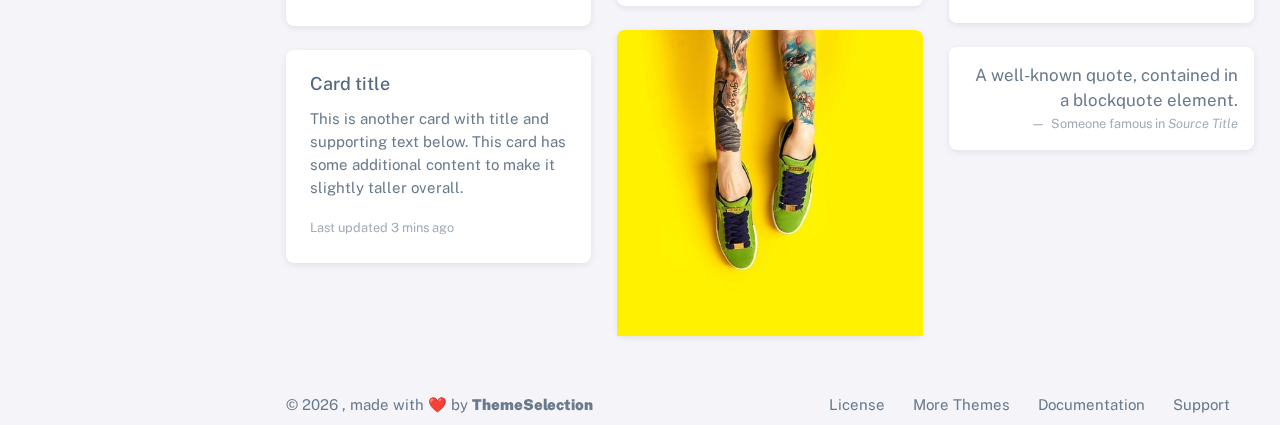
<file: html/cards-basic.html>
<!DOCTYPE html>

<!-- =========================================================
* Sneat - Bootstrap 5 HTML Admin Template - Pro | v1.0.0
==============================================================

* Product Page: https://themeselection.com/products/sneat-bootstrap-html-admin-template/
* Created by: ThemeSelection
* License: You must have a valid license purchased in order to legally use the theme for your project.
* Copyright ThemeSelection (https://themeselection.com)

=========================================================
 -->
<!-- beautify ignore:start -->
<html
  lang="en"
  class="light-style layout-menu-fixed"
  dir="ltr"
  data-theme="theme-default"
  data-assets-path="../assets/"
  data-template="vertical-menu-template-free"
>
  <head>
    <meta charset="utf-8" />
    <meta
      name="viewport"
      content="width=device-width, initial-scale=1.0, user-scalable=no, minimum-scale=1.0, maximum-scale=1.0"
    />

    <title>Cards basic - UI elements | Sneat - Bootstrap 5 HTML Admin Template - Pro</title>

    <meta name="description" content="" />

    <!-- Favicon -->
    <link rel="icon" type="image/x-icon" href="../assets/img/favicon/favicon.ico" />

    <!-- Fonts -->
    <link rel="preconnect" href="https://fonts.googleapis.com" />
    <link rel="preconnect" href="https://fonts.gstatic.com" crossorigin />
    <link
      href="https://fonts.googleapis.com/css2?family=Public+Sans:ital,wght@0,300;0,400;0,500;0,600;0,700;1,300;1,400;1,500;1,600;1,700&display=swap"
      rel="stylesheet"
    />

    <!-- Icons. Uncomment required icon fonts -->
    <link rel="stylesheet" href="../assets/vendor/fonts/boxicons.css" />

    <!-- Core CSS -->
    <link rel="stylesheet" href="../assets/vendor/css/core.css" class="template-customizer-core-css" />
    <link rel="stylesheet" href="../assets/vendor/css/theme-default.css" class="template-customizer-theme-css" />
    <link rel="stylesheet" href="../assets/css/demo.css" />

    <!-- Vendors CSS -->
    <link rel="stylesheet" href="../assets/vendor/libs/perfect-scrollbar/perfect-scrollbar.css" />

    <!-- Page CSS -->

    <!-- Helpers -->
    <script src="../assets/vendor/js/helpers.js"></script>

    <!--! Template customizer & Theme config files MUST be included after core stylesheets and helpers.js in the <head> section -->
    <!--? Config:  Mandatory theme config file contain global vars & default theme options, Set your preferred theme option in this file.  -->
    <script src="../assets/js/config.js"></script>
  </head>

  <body>
    <!-- Layout wrapper -->
    <div class="layout-wrapper layout-content-navbar">
      <div class="layout-container">
        <!-- Menu -->

        <aside id="layout-menu" class="layout-menu menu-vertical menu bg-menu-theme">
          <div class="app-brand demo">
            <a href="index.html" class="app-brand-link">
              <span class="app-brand-logo demo">
                <svg
                  width="25"
                  viewBox="0 0 25 42"
                  version="1.1"
                  xmlns="http://www.w3.org/2000/svg"
                  xmlns:xlink="http://www.w3.org/1999/xlink"
                >
                  <defs>
                    <path
                      d="M13.7918663,0.358365126 L3.39788168,7.44174259 C0.566865006,9.69408886 -0.379795268,12.4788597 0.557900856,15.7960551 C0.68998853,16.2305145 1.09562888,17.7872135 3.12357076,19.2293357 C3.8146334,19.7207684 5.32369333,20.3834223 7.65075054,21.2172976 L7.59773219,21.2525164 L2.63468769,24.5493413 C0.445452254,26.3002124 0.0884951797,28.5083815 1.56381646,31.1738486 C2.83770406,32.8170431 5.20850219,33.2640127 7.09180128,32.5391577 C8.347334,32.0559211 11.4559176,30.0011079 16.4175519,26.3747182 C18.0338572,24.4997857 18.6973423,22.4544883 18.4080071,20.2388261 C17.963753,17.5346866 16.1776345,15.5799961 13.0496516,14.3747546 L10.9194936,13.4715819 L18.6192054,7.984237 L13.7918663,0.358365126 Z"
                      id="path-1"
                    ></path>
                    <path
                      d="M5.47320593,6.00457225 C4.05321814,8.216144 4.36334763,10.0722806 6.40359441,11.5729822 C8.61520715,12.571656 10.0999176,13.2171421 10.8577257,13.5094407 L15.5088241,14.433041 L18.6192054,7.984237 C15.5364148,3.11535317 13.9273018,0.573395879 13.7918663,0.358365126 C13.5790555,0.511491653 10.8061687,2.3935607 5.47320593,6.00457225 Z"
                      id="path-3"
                    ></path>
                    <path
                      d="M7.50063644,21.2294429 L12.3234468,23.3159332 C14.1688022,24.7579751 14.397098,26.4880487 13.008334,28.506154 C11.6195701,30.5242593 10.3099883,31.790241 9.07958868,32.3040991 C5.78142938,33.4346997 4.13234973,34 4.13234973,34 C4.13234973,34 2.75489982,33.0538207 2.37032616e-14,31.1614621 C-0.55822714,27.8186216 -0.55822714,26.0572515 -4.05231404e-15,25.8773518 C0.83734071,25.6075023 2.77988457,22.8248993 3.3049379,22.52991 C3.65497346,22.3332504 5.05353963,21.8997614 7.50063644,21.2294429 Z"
                      id="path-4"
                    ></path>
                    <path
                      d="M20.6,7.13333333 L25.6,13.8 C26.2627417,14.6836556 26.0836556,15.9372583 25.2,16.6 C24.8538077,16.8596443 24.4327404,17 24,17 L14,17 C12.8954305,17 12,16.1045695 12,15 C12,14.5672596 12.1403557,14.1461923 12.4,13.8 L17.4,7.13333333 C18.0627417,6.24967773 19.3163444,6.07059163 20.2,6.73333333 C20.3516113,6.84704183 20.4862915,6.981722 20.6,7.13333333 Z"
                      id="path-5"
                    ></path>
                  </defs>
                  <g id="g-app-brand" stroke="none" stroke-width="1" fill="none" fill-rule="evenodd">
                    <g id="Brand-Logo" transform="translate(-27.000000, -15.000000)">
                      <g id="Icon" transform="translate(27.000000, 15.000000)">
                        <g id="Mask" transform="translate(0.000000, 8.000000)">
                          <mask id="mask-2" fill="white">
                            <use xlink:href="#path-1"></use>
                          </mask>
                          <use fill="#696cff" xlink:href="#path-1"></use>
                          <g id="Path-3" mask="url(#mask-2)">
                            <use fill="#696cff" xlink:href="#path-3"></use>
                            <use fill-opacity="0.2" fill="#FFFFFF" xlink:href="#path-3"></use>
                          </g>
                          <g id="Path-4" mask="url(#mask-2)">
                            <use fill="#696cff" xlink:href="#path-4"></use>
                            <use fill-opacity="0.2" fill="#FFFFFF" xlink:href="#path-4"></use>
                          </g>
                        </g>
                        <g
                          id="Triangle"
                          transform="translate(19.000000, 11.000000) rotate(-300.000000) translate(-19.000000, -11.000000) "
                        >
                          <use fill="#696cff" xlink:href="#path-5"></use>
                          <use fill-opacity="0.2" fill="#FFFFFF" xlink:href="#path-5"></use>
                        </g>
                      </g>
                    </g>
                  </g>
                </svg>
              </span>
              <span class="app-brand-text demo menu-text fw-bolder ms-2">Sneat</span>
            </a>

            <a href="javascript:void(0);" class="layout-menu-toggle menu-link text-large ms-auto d-block d-xl-none">
              <i class="bx bx-chevron-left bx-sm align-middle"></i>
            </a>
          </div>

          <div class="menu-inner-shadow"></div>

          <ul class="menu-inner py-1">
            <!-- Dashboard -->
            <li class="menu-item">
              <a href="index.html" class="menu-link">
                <i class="menu-icon tf-icons bx bx-home-circle"></i>
                <div data-i18n="Analytics">Dashboard</div>
              </a>
            </li>

            <!-- Layouts -->
            <li class="menu-item">
              <a href="javascript:void(0);" class="menu-link menu-toggle">
                <i class="menu-icon tf-icons bx bx-layout"></i>
                <div data-i18n="Layouts">Layouts</div>
              </a>

              <ul class="menu-sub">
                <li class="menu-item">
                  <a href="layouts-without-menu.html" class="menu-link">
                    <div data-i18n="Without menu">Without menu</div>
                  </a>
                </li>
                <li class="menu-item">
                  <a href="layouts-without-navbar.html" class="menu-link">
                    <div data-i18n="Without navbar">Without navbar</div>
                  </a>
                </li>
                <li class="menu-item">
                  <a href="layouts-container.html" class="menu-link">
                    <div data-i18n="Container">Container</div>
                  </a>
                </li>
                <li class="menu-item">
                  <a href="layouts-fluid.html" class="menu-link">
                    <div data-i18n="Fluid">Fluid</div>
                  </a>
                </li>
                <li class="menu-item">
                  <a href="layouts-blank.html" class="menu-link">
                    <div data-i18n="Blank">Blank</div>
                  </a>
                </li>
              </ul>
            </li>

            <li class="menu-header small text-uppercase">
              <span class="menu-header-text">Pages</span>
            </li>
            <li class="menu-item">
              <a href="javascript:void(0);" class="menu-link menu-toggle">
                <i class="menu-icon tf-icons bx bx-dock-top"></i>
                <div data-i18n="Account Settings">Account Settings</div>
              </a>
              <ul class="menu-sub">
                <li class="menu-item">
                  <a href="pages-account-settings-account.html" class="menu-link">
                    <div data-i18n="Account">Account</div>
                  </a>
                </li>
                <li class="menu-item">
                  <a href="pages-account-settings-notifications.html" class="menu-link">
                    <div data-i18n="Notifications">Notifications</div>
                  </a>
                </li>
                <li class="menu-item">
                  <a href="pages-account-settings-connections.html" class="menu-link">
                    <div data-i18n="Connections">Connections</div>
                  </a>
                </li>
              </ul>
            </li>
            <li class="menu-item">
              <a href="javascript:void(0);" class="menu-link menu-toggle">
                <i class="menu-icon tf-icons bx bx-lock-open-alt"></i>
                <div data-i18n="Authentications">Authentications</div>
              </a>
              <ul class="menu-sub">
                <li class="menu-item">
                  <a href="auth-login-basic.html" class="menu-link" target="_blank">
                    <div data-i18n="Basic">Login</div>
                  </a>
                </li>
                <li class="menu-item">
                  <a href="auth-register-basic.html" class="menu-link" target="_blank">
                    <div data-i18n="Basic">Register</div>
                  </a>
                </li>
                <li class="menu-item">
                  <a href="auth-forgot-password-basic.html" class="menu-link" target="_blank">
                    <div data-i18n="Basic">Forgot Password</div>
                  </a>
                </li>
              </ul>
            </li>
            <li class="menu-item">
              <a href="javascript:void(0);" class="menu-link menu-toggle">
                <i class="menu-icon tf-icons bx bx-cube-alt"></i>
                <div data-i18n="Misc">Misc</div>
              </a>
              <ul class="menu-sub">
                <li class="menu-item">
                  <a href="pages-misc-error.html" class="menu-link">
                    <div data-i18n="Error">Error</div>
                  </a>
                </li>
                <li class="menu-item">
                  <a href="pages-misc-under-maintenance.html" class="menu-link">
                    <div data-i18n="Under Maintenance">Under Maintenance</div>
                  </a>
                </li>
              </ul>
            </li>
            <!-- Components -->
            <li class="menu-header small text-uppercase"><span class="menu-header-text">Components</span></li>
            <!-- Cards -->
            <li class="menu-item active">
              <a href="cards-basic.html" class="menu-link">
                <i class="menu-icon tf-icons bx bx-collection"></i>
                <div data-i18n="Basic">Cards</div>
              </a>
            </li>
            <!-- User interface -->
            <li class="menu-item">
              <a href="javascript:void(0)" class="menu-link menu-toggle">
                <i class="menu-icon tf-icons bx bx-box"></i>
                <div data-i18n="User interface">User interface</div>
              </a>
              <ul class="menu-sub">
                <li class="menu-item">
                  <a href="ui-accordion.html" class="menu-link">
                    <div data-i18n="Accordion">Accordion</div>
                  </a>
                </li>
                <li class="menu-item">
                  <a href="ui-alerts.html" class="menu-link">
                    <div data-i18n="Alerts">Alerts</div>
                  </a>
                </li>
                <li class="menu-item">
                  <a href="ui-badges.html" class="menu-link">
                    <div data-i18n="Badges">Badges</div>
                  </a>
                </li>
                <li class="menu-item">
                  <a href="ui-buttons.html" class="menu-link">
                    <div data-i18n="Buttons">Buttons</div>
                  </a>
                </li>
                <li class="menu-item">
                  <a href="ui-carousel.html" class="menu-link">
                    <div data-i18n="Carousel">Carousel</div>
                  </a>
                </li>
                <li class="menu-item">
                  <a href="ui-collapse.html" class="menu-link">
                    <div data-i18n="Collapse">Collapse</div>
                  </a>
                </li>
                <li class="menu-item">
                  <a href="ui-dropdowns.html" class="menu-link">
                    <div data-i18n="Dropdowns">Dropdowns</div>
                  </a>
                </li>
                <li class="menu-item">
                  <a href="ui-footer.html" class="menu-link">
                    <div data-i18n="Footer">Footer</div>
                  </a>
                </li>
                <li class="menu-item">
                  <a href="ui-list-groups.html" class="menu-link">
                    <div data-i18n="List Groups">List groups</div>
                  </a>
                </li>
                <li class="menu-item">
                  <a href="ui-modals.html" class="menu-link">
                    <div data-i18n="Modals">Modals</div>
                  </a>
                </li>
                <li class="menu-item">
                  <a href="ui-navbar.html" class="menu-link">
                    <div data-i18n="Navbar">Navbar</div>
                  </a>
                </li>
                <li class="menu-item">
                  <a href="ui-offcanvas.html" class="menu-link">
                    <div data-i18n="Offcanvas">Offcanvas</div>
                  </a>
                </li>
                <li class="menu-item">
                  <a href="ui-pagination-breadcrumbs.html" class="menu-link">
                    <div data-i18n="Pagination &amp; Breadcrumbs">Pagination &amp; Breadcrumbs</div>
                  </a>
                </li>
                <li class="menu-item">
                  <a href="ui-progress.html" class="menu-link">
                    <div data-i18n="Progress">Progress</div>
                  </a>
                </li>
                <li class="menu-item">
                  <a href="ui-spinners.html" class="menu-link">
                    <div data-i18n="Spinners">Spinners</div>
                  </a>
                </li>
                <li class="menu-item">
                  <a href="ui-tabs-pills.html" class="menu-link">
                    <div data-i18n="Tabs &amp; Pills">Tabs &amp; Pills</div>
                  </a>
                </li>
                <li class="menu-item">
                  <a href="ui-toasts.html" class="menu-link">
                    <div data-i18n="Toasts">Toasts</div>
                  </a>
                </li>
                <li class="menu-item">
                  <a href="ui-tooltips-popovers.html" class="menu-link">
                    <div data-i18n="Tooltips & Popovers">Tooltips &amp; popovers</div>
                  </a>
                </li>
                <li class="menu-item">
                  <a href="ui-typography.html" class="menu-link">
                    <div data-i18n="Typography">Typography</div>
                  </a>
                </li>
              </ul>
            </li>

            <!-- Extended components -->
            <li class="menu-item">
              <a href="javascript:void(0)" class="menu-link menu-toggle">
                <i class="menu-icon tf-icons bx bx-copy"></i>
                <div data-i18n="Extended UI">Extended UI</div>
              </a>
              <ul class="menu-sub">
                <li class="menu-item">
                  <a href="extended-ui-perfect-scrollbar.html" class="menu-link">
                    <div data-i18n="Perfect Scrollbar">Perfect scrollbar</div>
                  </a>
                </li>
                <li class="menu-item">
                  <a href="extended-ui-text-divider.html" class="menu-link">
                    <div data-i18n="Text Divider">Text Divider</div>
                  </a>
                </li>
              </ul>
            </li>

            <li class="menu-item">
              <a href="icons-boxicons.html" class="menu-link">
                <i class="menu-icon tf-icons bx bx-crown"></i>
                <div data-i18n="Boxicons">Boxicons</div>
              </a>
            </li>

            <!-- Forms & Tables -->
            <li class="menu-header small text-uppercase"><span class="menu-header-text">Forms &amp; Tables</span></li>
            <!-- Forms -->
            <li class="menu-item">
              <a href="javascript:void(0);" class="menu-link menu-toggle">
                <i class="menu-icon tf-icons bx bx-detail"></i>
                <div data-i18n="Form Elements">Form Elements</div>
              </a>
              <ul class="menu-sub">
                <li class="menu-item">
                  <a href="forms-basic-inputs.html" class="menu-link">
                    <div data-i18n="Basic Inputs">Basic Inputs</div>
                  </a>
                </li>
                <li class="menu-item">
                  <a href="forms-input-groups.html" class="menu-link">
                    <div data-i18n="Input groups">Input groups</div>
                  </a>
                </li>
              </ul>
            </li>
            <li class="menu-item">
              <a href="javascript:void(0);" class="menu-link menu-toggle">
                <i class="menu-icon tf-icons bx bx-detail"></i>
                <div data-i18n="Form Layouts">Form Layouts</div>
              </a>
              <ul class="menu-sub">
                <li class="menu-item">
                  <a href="form-layouts-vertical.html" class="menu-link">
                    <div data-i18n="Vertical Form">Vertical Form</div>
                  </a>
                </li>
                <li class="menu-item">
                  <a href="form-layouts-horizontal.html" class="menu-link">
                    <div data-i18n="Horizontal Form">Horizontal Form</div>
                  </a>
                </li>
              </ul>
            </li>
            <!-- Tables -->
            <li class="menu-item">
              <a href="tables-basic.html" class="menu-link">
                <i class="menu-icon tf-icons bx bx-table"></i>
                <div data-i18n="Tables">Tables</div>
              </a>
            </li>
            <!-- Misc -->
            <li class="menu-header small text-uppercase"><span class="menu-header-text">Misc</span></li>
            <li class="menu-item">
              <a
                href="https://github.com/themeselection/sneat-html-admin-template-free/issues"
                target="_blank"
                class="menu-link"
              >
                <i class="menu-icon tf-icons bx bx-support"></i>
                <div data-i18n="Support">Support</div>
              </a>
            </li>
            <li class="menu-item">
              <a
                href="https://themeselection.com/demo/sneat-bootstrap-html-admin-template/documentation/"
                target="_blank"
                class="menu-link"
              >
                <i class="menu-icon tf-icons bx bx-file"></i>
                <div data-i18n="Documentation">Documentation</div>
              </a>
            </li>
          </ul>
        </aside>
        <!-- / Menu -->

        <!-- Layout container -->
        <div class="layout-page">
          <!-- Navbar -->

          <nav
            class="layout-navbar container-xxl navbar navbar-expand-xl navbar-detached align-items-center bg-navbar-theme"
            id="layout-navbar"
          >
            <div class="layout-menu-toggle navbar-nav align-items-xl-center me-3 me-xl-0 d-xl-none">
              <a class="nav-item nav-link px-0 me-xl-4" href="javascript:void(0)">
                <i class="bx bx-menu bx-sm"></i>
              </a>
            </div>

            <div class="navbar-nav-right d-flex align-items-center" id="navbar-collapse">
              <!-- Search -->
              <div class="navbar-nav align-items-center">
                <div class="nav-item d-flex align-items-center">
                  <i class="bx bx-search fs-4 lh-0"></i>
                  <input
                    type="text"
                    class="form-control border-0 shadow-none"
                    placeholder="Search..."
                    aria-label="Search..."
                  />
                </div>
              </div>
              <!-- /Search -->

              <ul class="navbar-nav flex-row align-items-center ms-auto">
                <!-- Place this tag where you want the button to render. -->
                <li class="nav-item lh-1 me-3">
                  <a
                    class="github-button"
                    href="https://github.com/themeselection/sneat-html-admin-template-free"
                    data-icon="octicon-star"
                    data-size="large"
                    data-show-count="true"
                    aria-label="Star themeselection/sneat-html-admin-template-free on GitHub"
                    >Star</a
                  >
                </li>

                <!-- User -->
                <li class="nav-item navbar-dropdown dropdown-user dropdown">
                  <a class="nav-link dropdown-toggle hide-arrow" href="javascript:void(0);" data-bs-toggle="dropdown">
                    <div class="avatar avatar-online">
                      <img src="../assets/img/avatars/1.png" alt class="w-px-40 h-auto rounded-circle" />
                    </div>
                  </a>
                  <ul class="dropdown-menu dropdown-menu-end">
                    <li>
                      <a class="dropdown-item" href="#">
                        <div class="d-flex">
                          <div class="flex-shrink-0 me-3">
                            <div class="avatar avatar-online">
                              <img src="../assets/img/avatars/1.png" alt class="w-px-40 h-auto rounded-circle" />
                            </div>
                          </div>
                          <div class="flex-grow-1">
                            <span class="fw-semibold d-block">John Doe</span>
                            <small class="text-muted">Admin</small>
                          </div>
                        </div>
                      </a>
                    </li>
                    <li>
                      <div class="dropdown-divider"></div>
                    </li>
                    <li>
                      <a class="dropdown-item" href="#">
                        <i class="bx bx-user me-2"></i>
                        <span class="align-middle">My Profile</span>
                      </a>
                    </li>
                    <li>
                      <a class="dropdown-item" href="#">
                        <i class="bx bx-cog me-2"></i>
                        <span class="align-middle">Settings</span>
                      </a>
                    </li>
                    <li>
                      <a class="dropdown-item" href="#">
                        <span class="d-flex align-items-center align-middle">
                          <i class="flex-shrink-0 bx bx-credit-card me-2"></i>
                          <span class="flex-grow-1 align-middle">Billing</span>
                          <span class="flex-shrink-0 badge badge-center rounded-pill bg-danger w-px-20 h-px-20">4</span>
                        </span>
                      </a>
                    </li>
                    <li>
                      <div class="dropdown-divider"></div>
                    </li>
                    <li>
                      <a class="dropdown-item" href="auth-login-basic.html">
                        <i class="bx bx-power-off me-2"></i>
                        <span class="align-middle">Log Out</span>
                      </a>
                    </li>
                  </ul>
                </li>
                <!--/ User -->
              </ul>
            </div>
          </nav>

          <!-- / Navbar -->

          <!-- Content wrapper -->
          <div class="content-wrapper">
            <!-- Content -->

            <div class="container-xxl flex-grow-1 container-p-y">
              <h4 class="fw-bold py-3 mb-4"><span class="text-muted fw-light">UI Elements /</span> Cards Basic</h4>

              <!-- Examples -->
              <div class="row mb-5">
                <div class="col-md-6 col-lg-4 mb-3">
                  <div class="card h-100">
                    <img class="card-img-top" src="../assets/img/elements/2.jpg" alt="Card image cap" />
                    <div class="card-body">
                      <h5 class="card-title">Card title</h5>
                      <p class="card-text">
                        Some quick example text to build on the card title and make up the bulk of the card's content.
                      </p>
                      <a href="javascript:void(0)" class="btn btn-outline-primary">Go somewhere</a>
                    </div>
                  </div>
                </div>
                <div class="col-md-6 col-lg-4 mb-3">
                  <div class="card h-100">
                    <div class="card-body">
                      <h5 class="card-title">Card title</h5>
                      <h6 class="card-subtitle text-muted">Support card subtitle</h6>
                    </div>
                    <img class="img-fluid" src="../assets/img/elements/13.jpg" alt="Card image cap" />
                    <div class="card-body">
                      <p class="card-text">Bear claw sesame snaps gummies chocolate.</p>
                      <a href="javascript:void(0);" class="card-link">Card link</a>
                      <a href="javascript:void(0);" class="card-link">Another link</a>
                    </div>
                  </div>
                </div>
                <div class="col-md-6 col-lg-4 mb-3">
                  <div class="card h-100">
                    <div class="card-body">
                      <h5 class="card-title">Card title</h5>
                      <h6 class="card-subtitle text-muted">Support card subtitle</h6>
                      <img
                        class="img-fluid d-flex mx-auto my-4"
                        src="../assets/img/elements/4.jpg"
                        alt="Card image cap"
                      />
                      <p class="card-text">Bear claw sesame snaps gummies chocolate.</p>
                      <a href="javascript:void(0);" class="card-link">Card link</a>
                      <a href="javascript:void(0);" class="card-link">Another link</a>
                    </div>
                  </div>
                </div>
              </div>
              <!-- Examples -->

              <!-- Content types -->
              <h5 class="pb-1 mb-4">Content types</h5>

              <div class="row mb-5">
                <div class="col-md-6 col-lg-4">
                  <h6 class="mt-2 text-muted">Body</h6>
                  <div class="card mb-4">
                    <div class="card-body">
                      <p class="card-text">
                        This is some text within a card body. Jelly lemon drops tiramisu chocolate cake cotton candy
                        soufflé oat cake sweet roll. Sugar plum marzipan dragée topping cheesecake chocolate bar. Danish
                        muffin icing donut.
                      </p>
                    </div>
                  </div>
                  <h6 class="mt-2 text-muted">Titles, text, and links</h6>
                  <div class="card mb-4">
                    <div class="card-body">
                      <h5 class="card-title">Card title</h5>
                      <div class="card-subtitle text-muted mb-3">Card subtitle</div>
                      <p class="card-text">
                        Some quick example text to build on the card title and make up the bulk of the card's content.
                      </p>
                      <a href="javascript:void(0)" class="card-link">Card link</a>
                      <a href="javascript:void(0)" class="card-link">Another link</a>
                    </div>
                  </div>
                  <h6 class="mt-2 text-muted">List groups</h6>
                  <div class="card mb-4">
                    <ul class="list-group list-group-flush">
                      <li class="list-group-item">Cras justo odio</li>
                      <li class="list-group-item">Dapibus ac facilisis in</li>
                      <li class="list-group-item">Vestibulum at eros</li>
                    </ul>
                  </div>
                </div>
                <div class="col-md-6 col-lg-4">
                  <h6 class="mt-2 text-muted">Images</h6>
                  <div class="card mb-4">
                    <img class="card-img-top" src="../assets/img/elements/5.jpg" alt="Card image cap" />
                    <div class="card-body">
                      <p class="card-text">
                        Some quick example text to build on the card title and make up the bulk of the card's content.
                      </p>
                      <p class="card-text">
                        Cookie topping caramels jujubes gingerbread. Lollipop apple pie cupcake candy canes cookie ice
                        cream. Wafer chocolate bar carrot cake jelly-o.
                      </p>
                    </div>
                  </div>
                </div>
                <div class="col-md-6 col-lg-4">
                  <h6 class="mt-2 text-muted">Kitchen sink</h6>
                  <div class="card">
                    <img class="card-img-top" src="../assets/img/elements/7.jpg" alt="Card image cap" />
                    <div class="card-body">
                      <h5 class="card-title">Card title</h5>
                      <p class="card-text">Some quick example text to build on the card title.</p>
                    </div>
                    <ul class="list-group list-group-flush">
                      <li class="list-group-item">Cras justo odio</li>
                      <li class="list-group-item">Vestibulum at eros</li>
                    </ul>
                    <div class="card-body">
                      <a href="javascript:void(0)" class="card-link">Card link</a>
                      <a href="javascript:void(0)" class="card-link">Another link</a>
                    </div>
                  </div>
                </div>
              </div>

              <h6 class="pb-1 mb-4 text-muted">Header and footer</h6>
              <div class="row mb-5">
                <div class="col-md-6 col-lg-4 mb-3">
                  <div class="card">
                    <div class="card-header">Featured</div>
                    <div class="card-body">
                      <h5 class="card-title">Special title treatment</h5>
                      <p class="card-text">
                        With supporting text below as a natural lead-in to additional content natural lead-in to
                        additional content.
                      </p>
                      <a href="javascript:void(0)" class="btn btn-primary">Go somewhere</a>
                    </div>
                  </div>
                </div>
                <div class="col-md-6 col-lg-4 mb-3">
                  <div class="card">
                    <h5 class="card-header">Quote</h5>
                    <div class="card-body">
                      <blockquote class="blockquote mb-0">
                        <p>
                          Lorem ipsum dolor sit amet, consectetur adipiscing elit. Integer posuere erat a ante.Lorem
                          ipsum dolor sit amet, consectetur.
                        </p>
                        <footer class="blockquote-footer">
                          Someone famous in
                          <cite title="Source Title">Source Title</cite>
                        </footer>
                      </blockquote>
                    </div>
                  </div>
                </div>
                <div class="col-md-6 col-lg-4 mb-3">
                  <div class="card text-center">
                    <div class="card-header">Featured</div>
                    <div class="card-body">
                      <h5 class="card-title">Special title treatment</h5>
                      <p class="card-text">With supporting text below as a natural.</p>
                      <a href="javascript:void(0)" class="btn btn-primary">Go somewhere</a>
                    </div>
                    <div class="card-footer text-muted">2 days ago</div>
                  </div>
                </div>
              </div>
              <!--/ Content types -->

              <!-- Text alignment -->
              <h5 class="pb-1 mb-4">Text alignment</h5>
              <div class="row mb-5">
                <div class="col-md-6 col-lg-4">
                  <div class="card mb-3">
                    <div class="card-body">
                      <h5 class="card-title">Special title treatment</h5>
                      <p class="card-text">With supporting text below as a natural lead-in to additional content.</p>
                      <a href="javascript:void(0)" class="btn btn-primary">Go somewhere</a>
                    </div>
                  </div>
                </div>
                <div class="col-md-6 col-lg-4">
                  <div class="card text-center mb-3">
                    <div class="card-body">
                      <h5 class="card-title">Special title treatment</h5>
                      <p class="card-text">With supporting text below as a natural lead-in to additional content.</p>
                      <a href="javascript:void(0)" class="btn btn-primary">Go somewhere</a>
                    </div>
                  </div>
                </div>
                <div class="col-md-6 col-lg-4">
                  <div class="card text-end mb-3">
                    <div class="card-body">
                      <h5 class="card-title">Special title treatment</h5>
                      <p class="card-text">With supporting text below as a natural lead-in to additional content.</p>
                      <a href="javascript:void(0)" class="btn btn-primary">Go somewhere</a>
                    </div>
                  </div>
                </div>
              </div>
              <!--/ Text alignment -->

              <!-- Images -->
              <h5 class="pb-1 mb-4">Images caps & overlay</h5>
              <div class="row mb-5">
                <div class="col-md-6 col-xl-4">
                  <div class="card mb-3">
                    <img class="card-img-top" src="../assets/img/elements/18.jpg" alt="Card image cap" />
                    <div class="card-body">
                      <h5 class="card-title">Card title</h5>
                      <p class="card-text">
                        This is a wider card with supporting text below as a natural lead-in to additional content. This
                        content is a little bit longer.
                      </p>
                      <p class="card-text">
                        <small class="text-muted">Last updated 3 mins ago</small>
                      </p>
                    </div>
                  </div>
                </div>
                <div class="col-md-6 col-xl-4">
                  <div class="card mb-3">
                    <div class="card-body">
                      <h5 class="card-title">Card title</h5>
                      <p class="card-text">
                        This is a wider card with supporting text below as a natural lead-in to additional content. This
                        content is a little bit longer.
                      </p>
                      <p class="card-text">
                        <small class="text-muted">Last updated 3 mins ago</small>
                      </p>
                    </div>
                    <img class="card-img-bottom" src="../assets/img/elements/1.jpg" alt="Card image cap" />
                  </div>
                </div>
                <div class="col-md-6 col-xl-4">
                  <div class="card bg-dark border-0 text-white">
                    <img class="card-img" src="../assets/img/elements/11.jpg" alt="Card image" />
                    <div class="card-img-overlay">
                      <h5 class="card-title">Card title</h5>
                      <p class="card-text">
                        This is a wider card with supporting text below as a natural lead-in to additional content. This
                        content is a little bit longer.
                      </p>
                      <p class="card-text">Last updated 3 mins ago</p>
                    </div>
                  </div>
                </div>
              </div>
              <!--/ Images -->

              <!-- Horizontal -->
              <h5 class="pb-1 mb-4">Horizontal</h5>
              <div class="row mb-5">
                <div class="col-md">
                  <div class="card mb-3">
                    <div class="row g-0">
                      <div class="col-md-4">
                        <img class="card-img card-img-left" src="../assets/img/elements/12.jpg" alt="Card image" />
                      </div>
                      <div class="col-md-8">
                        <div class="card-body">
                          <h5 class="card-title">Card title</h5>
                          <p class="card-text">
                            This is a wider card with supporting text below as a natural lead-in to additional content.
                            This content is a little bit longer.
                          </p>
                          <p class="card-text"><small class="text-muted">Last updated 3 mins ago</small></p>
                        </div>
                      </div>
                    </div>
                  </div>
                </div>
                <div class="col-md">
                  <div class="card mb-3">
                    <div class="row g-0">
                      <div class="col-md-8">
                        <div class="card-body">
                          <h5 class="card-title">Card title</h5>
                          <p class="card-text">
                            This is a wider card with supporting text below as a natural lead-in to additional content.
                            This content is a little bit longer.
                          </p>
                          <p class="card-text"><small class="text-muted">Last updated 3 mins ago</small></p>
                        </div>
                      </div>
                      <div class="col-md-4">
                        <img class="card-img card-img-right" src="../assets/img/elements/17.jpg" alt="Card image" />
                      </div>
                    </div>
                  </div>
                </div>
              </div>
              <!--/ Horizontal -->

              <!-- Style variation -->
              <h5 class="pb-1 mb-4">Style variation</h5>
              <div class="row">
                <div class="col-md-6 col-xl-4">
                  <div class="card bg-primary text-white mb-3">
                    <div class="card-header">Header</div>
                    <div class="card-body">
                      <h5 class="card-title text-white">Primary card title</h5>
                      <p class="card-text">Some quick example text to build on the card title and make up.</p>
                    </div>
                  </div>
                </div>
                <div class="col-md-6 col-xl-4">
                  <div class="card bg-secondary text-white mb-3">
                    <div class="card-header">Header</div>
                    <div class="card-body">
                      <h5 class="card-title text-white">Secondary card title</h5>
                      <p class="card-text">Some quick example text to build on the card title and make up.</p>
                    </div>
                  </div>
                </div>
                <div class="col-md-6 col-xl-4">
                  <div class="card bg-success text-white mb-3">
                    <div class="card-header">Header</div>
                    <div class="card-body">
                      <h5 class="card-title text-white">Success card title</h5>
                      <p class="card-text">Some quick example text to build on the card title and make up.</p>
                    </div>
                  </div>
                </div>
                <div class="col-md-6 col-xl-4">
                  <div class="card bg-danger text-white mb-3">
                    <div class="card-header">Header</div>
                    <div class="card-body">
                      <h5 class="card-title text-white">Danger card title</h5>
                      <p class="card-text">Some quick example text to build on the card title and make up.</p>
                    </div>
                  </div>
                </div>
                <div class="col-md-6 col-xl-4">
                  <div class="card bg-warning text-white mb-3">
                    <div class="card-header">Header</div>
                    <div class="card-body">
                      <h5 class="card-title text-white">Warning card title</h5>
                      <p class="card-text">Some quick example text to build on the card title and make up.</p>
                    </div>
                  </div>
                </div>
                <div class="col-md-6 col-xl-4">
                  <div class="card bg-info text-white mb-3">
                    <div class="card-header">Header</div>
                    <div class="card-body">
                      <h5 class="card-title text-white">Info card title</h5>
                      <p class="card-text">Some quick example text to build on the card title and make up.</p>
                    </div>
                  </div>
                </div>
              </div>
              <!-- Outline -->
              <div class="row">
                <div class="col-md-6 col-xl-4">
                  <div class="card shadow-none bg-transparent border border-primary mb-3">
                    <div class="card-body">
                      <h5 class="card-title">Primary card title</h5>
                      <p class="card-text">Some quick example text to build on the card title and make up.</p>
                    </div>
                  </div>
                </div>
                <div class="col-md-6 col-xl-4">
                  <div class="card shadow-none bg-transparent border border-secondary mb-3">
                    <div class="card-body">
                      <h5 class="card-title">Secondary card title</h5>
                      <p class="card-text">Some quick example text to build on the card title and make up.</p>
                    </div>
                  </div>
                </div>
                <div class="col-md-6 col-xl-4">
                  <div class="card shadow-none bg-transparent border border-success mb-3">
                    <div class="card-body">
                      <h5 class="card-title">Success card title</h5>
                      <p class="card-text">Some quick example text to build on the card title and make up.</p>
                    </div>
                  </div>
                </div>
                <div class="col-md-6 col-xl-4">
                  <div class="card shadow-none bg-transparent border border-danger mb-3">
                    <div class="card-body">
                      <h5 class="card-title">Danger card title</h5>
                      <p class="card-text">Some quick example text to build on the card title and make up.</p>
                    </div>
                  </div>
                </div>
                <div class="col-md-6 col-xl-4">
                  <div class="card shadow-none bg-transparent border border-warning mb-3">
                    <div class="card-body">
                      <h5 class="card-title">Warning card title</h5>
                      <p class="card-text">Some quick example text to build on the card title and make up.</p>
                    </div>
                  </div>
                </div>
                <div class="col-md-6 col-xl-4">
                  <div class="card shadow-none bg-transparent border border-info mb-3">
                    <div class="card-body">
                      <h5 class="card-title">Info card title</h5>
                      <p class="card-text">Some quick example text to build on the card title and make up.</p>
                    </div>
                  </div>
                </div>
              </div>
              <!--/ Style variation -->

              <!-- Card layout -->
              <h5 class="pb-1 my-5">Card layout</h5>

              <!-- Card Groups -->
              <h6 class="pb-1 mb-4 text-muted">Card Groups</h6>
              <div class="card-group mb-5">
                <div class="card">
                  <img class="card-img-top" src="../assets/img/elements/4.jpg" alt="Card image cap" />
                  <div class="card-body">
                    <h5 class="card-title">Card title</h5>
                    <p class="card-text">
                      This is a wider card with supporting text below as a natural lead-in to additional content. This
                      content is a little bit longer.
                    </p>
                  </div>
                  <div class="card-footer">
                    <small class="text-muted">Last updated 3 mins ago</small>
                  </div>
                </div>
                <div class="card">
                  <img class="card-img-top" src="../assets/img/elements/5.jpg" alt="Card image cap" />
                  <div class="card-body">
                    <h5 class="card-title">Card title</h5>
                    <p class="card-text">
                      This card has supporting text below as a natural lead-in to additional content.
                    </p>
                  </div>
                  <div class="card-footer">
                    <small class="text-muted">Last updated 3 mins ago</small>
                  </div>
                </div>
                <div class="card">
                  <img class="card-img-top" src="../assets/img/elements/1.jpg" alt="Card image cap" />
                  <div class="card-body">
                    <h5 class="card-title">Card title</h5>
                    <p class="card-text">
                      This is a wider card with supporting text below as a natural lead-in to additional content. This
                      card has even longer content than the first to show that equal height action.
                    </p>
                  </div>
                  <div class="card-footer">
                    <small class="text-muted">Last updated 3 mins ago</small>
                  </div>
                </div>
              </div>

              <!-- Grid Card -->
              <h6 class="pb-1 mb-4 text-muted">Grid Card</h6>
              <div class="row row-cols-1 row-cols-md-3 g-4 mb-5">
                <div class="col">
                  <div class="card h-100">
                    <img class="card-img-top" src="../assets/img/elements/2.jpg" alt="Card image cap" />
                    <div class="card-body">
                      <h5 class="card-title">Card title</h5>
                      <p class="card-text">
                        This is a longer card with supporting text below as a natural lead-in to additional content.
                        This content is a little bit longer.
                      </p>
                    </div>
                  </div>
                </div>
                <div class="col">
                  <div class="card h-100">
                    <img class="card-img-top" src="../assets/img/elements/13.jpg" alt="Card image cap" />
                    <div class="card-body">
                      <h5 class="card-title">Card title</h5>
                      <p class="card-text">
                        This is a longer card with supporting text below as a natural lead-in to additional content.
                        This content is a little bit longer.
                      </p>
                    </div>
                  </div>
                </div>
                <div class="col">
                  <div class="card h-100">
                    <img class="card-img-top" src="../assets/img/elements/4.jpg" alt="Card image cap" />
                    <div class="card-body">
                      <h5 class="card-title">Card title</h5>
                      <p class="card-text">
                        This is a longer card with supporting text below as a natural lead-in to additional content.
                      </p>
                    </div>
                  </div>
                </div>
                <div class="col">
                  <div class="card h-100">
                    <img class="card-img-top" src="../assets/img/elements/18.jpg" alt="Card image cap" />
                    <div class="card-body">
                      <h5 class="card-title">Card title</h5>
                      <p class="card-text">
                        This is a longer card with supporting text below as a natural lead-in to additional content.
                        This content is a little bit longer.
                      </p>
                    </div>
                  </div>
                </div>
                <div class="col">
                  <div class="card h-100">
                    <img class="card-img-top" src="../assets/img/elements/19.jpg" alt="Card image cap" />
                    <div class="card-body">
                      <h5 class="card-title">Card title</h5>
                      <p class="card-text">
                        This is a longer card with supporting text below as a natural lead-in to additional content.
                        This content is a little bit longer.
                      </p>
                    </div>
                  </div>
                </div>
                <div class="col">
                  <div class="card h-100">
                    <img class="card-img-top" src="../assets/img/elements/20.jpg" alt="Card image cap" />
                    <div class="card-body">
                      <h5 class="card-title">Card title</h5>
                      <p class="card-text">
                        This is a longer card with supporting text below as a natural lead-in to additional content.
                        This content is a little bit longer.
                      </p>
                    </div>
                  </div>
                </div>
              </div>

              <!-- Masonry -->
              <h6 class="pb-1 mb-4 text-muted">Masonry</h6>
              <div class="row" data-masonry='{"percentPosition": true }'>
                <div class="col-sm-6 col-lg-4 mb-4">
                  <div class="card">
                    <img class="card-img-top" src="../assets/img/elements/5.jpg" alt="Card image cap" />
                    <div class="card-body">
                      <h5 class="card-title">Card title that wraps to a new line</h5>
                      <p class="card-text">
                        This is a longer card with supporting text below as a natural lead-in to additional content.
                        This content is a little bit longer.
                      </p>
                    </div>
                  </div>
                </div>
                <div class="col-sm-6 col-lg-4 mb-4">
                  <div class="card p-3">
                    <figure class="p-3 mb-0">
                      <blockquote class="blockquote">
                        <p>A well-known quote, contained in a blockquote element.</p>
                      </blockquote>
                      <figcaption class="blockquote-footer mb-0 text-muted">
                        Someone famous in <cite title="Source Title">Source Title</cite>
                      </figcaption>
                    </figure>
                  </div>
                </div>
                <div class="col-sm-6 col-lg-4 mb-4">
                  <div class="card">
                    <img class="card-img-top" src="../assets/img/elements/18.jpg" alt="Card image cap" />
                    <div class="card-body">
                      <h5 class="card-title">Card title</h5>
                      <p class="card-text">
                        This card has supporting text below as a natural lead-in to additional content.
                      </p>
                      <p class="card-text"><small class="text-muted">Last updated 3 mins ago</small></p>
                    </div>
                  </div>
                </div>
                <div class="col-sm-6 col-lg-4 mb-4">
                  <div class="card bg-primary text-white text-center p-3">
                    <figure class="mb-0">
                      <blockquote class="blockquote">
                        <p>A well-known quote, contained in a blockquote element.</p>
                      </blockquote>
                      <figcaption class="blockquote-footer mb-0 text-white">
                        Someone famous in <cite title="Source Title">Source Title</cite>
                      </figcaption>
                    </figure>
                  </div>
                </div>
                <div class="col-sm-6 col-lg-4 mb-4">
                  <div class="card text-center">
                    <div class="card-body">
                      <h5 class="card-title">Card title</h5>
                      <p class="card-text">This card has a regular title and short paragraph of text below it.</p>
                      <p class="card-text"><small class="text-muted">Last updated 3 mins ago</small></p>
                    </div>
                  </div>
                </div>
                <div class="col-sm-6 col-lg-4 mb-4">
                  <div class="card">
                    <img class="card-img-top" src="../assets/img/elements/4.jpg" alt="Card image cap" />
                  </div>
                </div>
                <div class="col-sm-6 col-lg-4 mb-4">
                  <div class="card p-3 text-end">
                    <figure class="mb-0">
                      <blockquote class="blockquote">
                        <p>A well-known quote, contained in a blockquote element.</p>
                      </blockquote>
                      <figcaption class="blockquote-footer mb-0 text-muted">
                        Someone famous in <cite title="Source Title">Source Title</cite>
                      </figcaption>
                    </figure>
                  </div>
                </div>
                <div class="col-sm-6 col-lg-4 mb-4">
                  <div class="card">
                    <div class="card-body">
                      <h5 class="card-title">Card title</h5>
                      <p class="card-text">
                        This is another card with title and supporting text below. This card has some additional content
                        to make it slightly taller overall.
                      </p>
                      <p class="card-text"><small class="text-muted">Last updated 3 mins ago</small></p>
                    </div>
                  </div>
                </div>
              </div>
              <!--/ Card layout -->
            </div>
            <!-- / Content -->

            <!-- Footer -->
            <footer class="content-footer footer bg-footer-theme">
              <div class="container-xxl d-flex flex-wrap justify-content-between py-2 flex-md-row flex-column">
                <div class="mb-2 mb-md-0">
                  ©
                  <script>
                    document.write(new Date().getFullYear());
                  </script>
                  , made with ❤️ by
                  <a href="https://themeselection.com" target="_blank" class="footer-link fw-bolder">ThemeSelection</a>
                </div>
                <div>
                  <a href="https://themeselection.com/license/" class="footer-link me-4" target="_blank">License</a>
                  <a href="https://themeselection.com/" target="_blank" class="footer-link me-4">More Themes</a>

                  <a
                    href="https://themeselection.com/demo/sneat-bootstrap-html-admin-template/documentation/"
                    target="_blank"
                    class="footer-link me-4"
                    >Documentation</a
                  >

                  <a
                    href="https://github.com/themeselection/sneat-html-admin-template-free/issues"
                    target="_blank"
                    class="footer-link me-4"
                    >Support</a
                  >
                </div>
              </div>
            </footer>
            <!-- / Footer -->

            <div class="content-backdrop fade"></div>
          </div>
          <!-- Content wrapper -->
        </div>
        <!-- / Layout page -->
      </div>

      <!-- Overlay -->
      <div class="layout-overlay layout-menu-toggle"></div>
    </div>
    <!-- / Layout wrapper -->

    <div class="buy-now">
      <a
        href="https://themeselection.com/products/sneat-bootstrap-html-admin-template/"
        target="_blank"
        class="btn btn-danger btn-buy-now"
        >Upgrade to Pro</a
      >
    </div>

    <!-- Core JS -->
    <!-- build:js assets/vendor/js/core.js -->
    <script src="../assets/vendor/libs/jquery/jquery.js"></script>
    <script src="../assets/vendor/libs/popper/popper.js"></script>
    <script src="../assets/vendor/js/bootstrap.js"></script>
    <script src="../assets/vendor/libs/perfect-scrollbar/perfect-scrollbar.js"></script>

    <script src="../assets/vendor/js/menu.js"></script>
    <!-- endbuild -->

    <!-- Vendors JS -->
    <script src="../assets/vendor/libs/masonry/masonry.js"></script>

    <!-- Main JS -->
    <script src="../assets/js/main.js"></script>

    <!-- Page JS -->

    <!-- Place this tag in your head or just before your close body tag. -->
    <script async defer src="https://buttons.github.io/buttons.js"></script>
  </body>
</html>
</file>
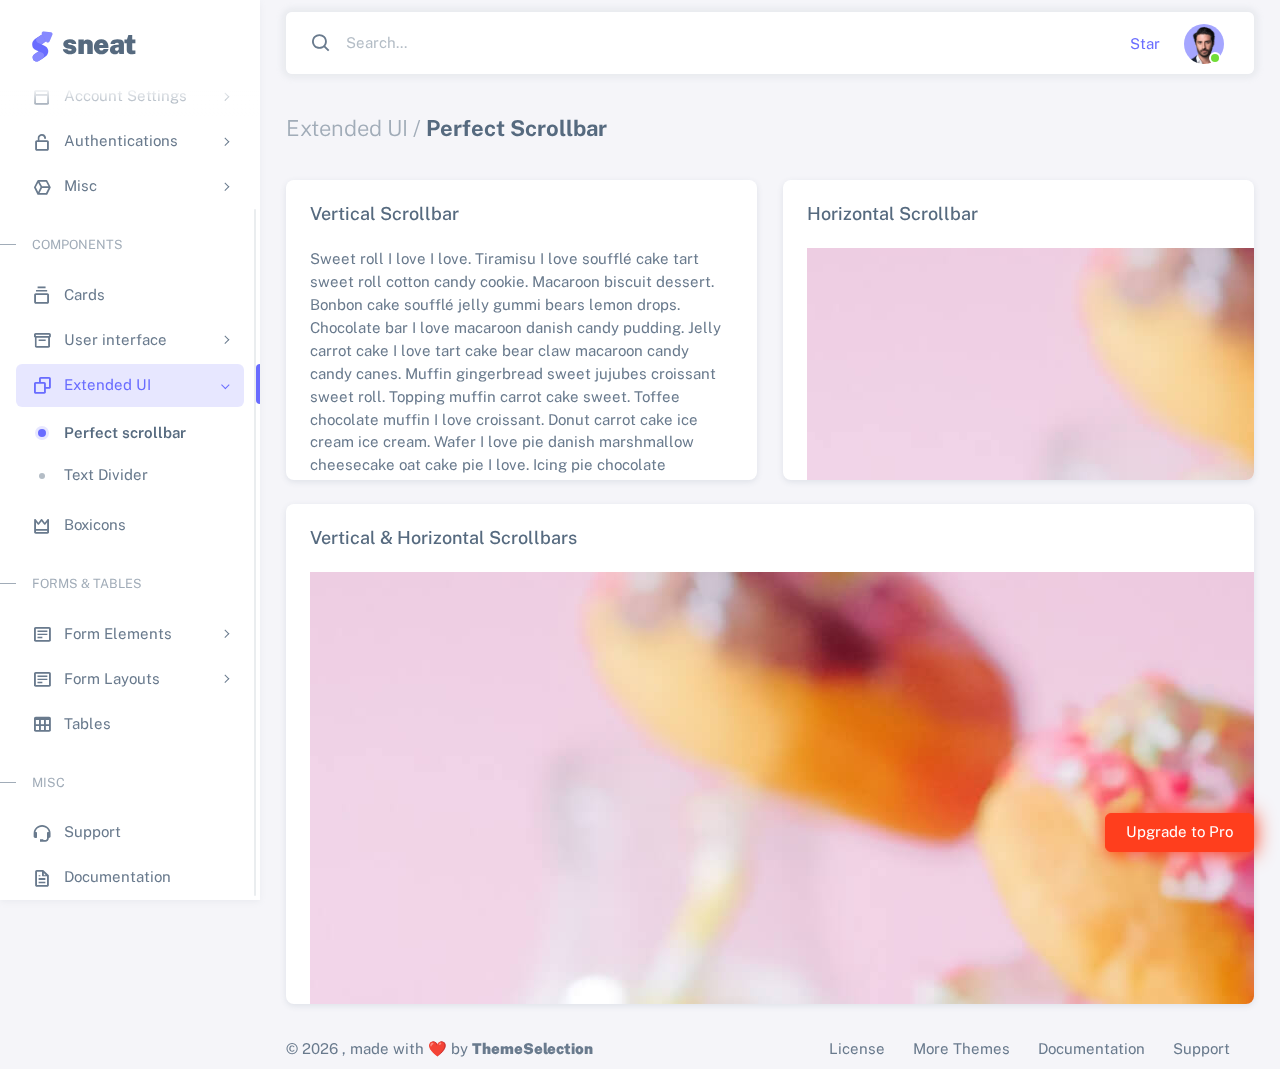
<file: html/extended-ui-perfect-scrollbar.html>
<!DOCTYPE html>

<!-- =========================================================
* Sneat - Bootstrap 5 HTML Admin Template - Pro | v1.0.0
==============================================================

* Product Page: https://themeselection.com/products/sneat-bootstrap-html-admin-template/
* Created by: ThemeSelection
* License: You must have a valid license purchased in order to legally use the theme for your project.
* Copyright ThemeSelection (https://themeselection.com)

=========================================================
 -->
<!-- beautify ignore:start -->
<html
  lang="en"
  class="light-style layout-menu-fixed"
  dir="ltr"
  data-theme="theme-default"
  data-assets-path="../assets/"
  data-template="vertical-menu-template-free"
>
  <head>
    <meta charset="utf-8" />
    <meta
      name="viewport"
      content="width=device-width, initial-scale=1.0, user-scalable=no, minimum-scale=1.0, maximum-scale=1.0"
    />

    <title>Perfect Scrollbar - Extended UI | Sneat - Bootstrap 5 HTML Admin Template - Pro</title>

    <meta name="description" content="" />

    <!-- Favicon -->
    <link rel="icon" type="image/x-icon" href="../assets/img/favicon/favicon.ico" />

    <!-- Fonts -->
    <link rel="preconnect" href="https://fonts.googleapis.com" />
    <link rel="preconnect" href="https://fonts.gstatic.com" crossorigin />
    <link
      href="https://fonts.googleapis.com/css2?family=Public+Sans:ital,wght@0,300;0,400;0,500;0,600;0,700;1,300;1,400;1,500;1,600;1,700&display=swap"
      rel="stylesheet"
    />

    <!-- Icons. Uncomment required icon fonts -->
    <link rel="stylesheet" href="../assets/vendor/fonts/boxicons.css" />

    <!-- Core CSS -->
    <link rel="stylesheet" href="../assets/vendor/css/core.css" class="template-customizer-core-css" />
    <link rel="stylesheet" href="../assets/vendor/css/theme-default.css" class="template-customizer-theme-css" />
    <link rel="stylesheet" href="../assets/css/demo.css" />

    <!-- Vendors CSS -->
    <link rel="stylesheet" href="../assets/vendor/libs/perfect-scrollbar/perfect-scrollbar.css" />

    <link rel="stylesheet" href="../assets/vendor/libs/perfect-scrollbar/perfect-scrollbar.css" />

    <!-- Page CSS -->

    <!-- Helpers -->
    <script src="../assets/vendor/js/helpers.js"></script>

    <!--! Template customizer & Theme config files MUST be included after core stylesheets and helpers.js in the <head> section -->
    <!--? Config:  Mandatory theme config file contain global vars & default theme options, Set your preferred theme option in this file.  -->
    <script src="../assets/js/config.js"></script>
  </head>

  <body>
    <!-- Layout wrapper -->
    <div class="layout-wrapper layout-content-navbar">
      <div class="layout-container">
        <!-- Menu -->

        <aside id="layout-menu" class="layout-menu menu-vertical menu bg-menu-theme">
          <div class="app-brand demo">
            <a href="index.html" class="app-brand-link">
              <span class="app-brand-logo demo">
                <svg
                  width="25"
                  viewBox="0 0 25 42"
                  version="1.1"
                  xmlns="http://www.w3.org/2000/svg"
                  xmlns:xlink="http://www.w3.org/1999/xlink"
                >
                  <defs>
                    <path
                      d="M13.7918663,0.358365126 L3.39788168,7.44174259 C0.566865006,9.69408886 -0.379795268,12.4788597 0.557900856,15.7960551 C0.68998853,16.2305145 1.09562888,17.7872135 3.12357076,19.2293357 C3.8146334,19.7207684 5.32369333,20.3834223 7.65075054,21.2172976 L7.59773219,21.2525164 L2.63468769,24.5493413 C0.445452254,26.3002124 0.0884951797,28.5083815 1.56381646,31.1738486 C2.83770406,32.8170431 5.20850219,33.2640127 7.09180128,32.5391577 C8.347334,32.0559211 11.4559176,30.0011079 16.4175519,26.3747182 C18.0338572,24.4997857 18.6973423,22.4544883 18.4080071,20.2388261 C17.963753,17.5346866 16.1776345,15.5799961 13.0496516,14.3747546 L10.9194936,13.4715819 L18.6192054,7.984237 L13.7918663,0.358365126 Z"
                      id="path-1"
                    ></path>
                    <path
                      d="M5.47320593,6.00457225 C4.05321814,8.216144 4.36334763,10.0722806 6.40359441,11.5729822 C8.61520715,12.571656 10.0999176,13.2171421 10.8577257,13.5094407 L15.5088241,14.433041 L18.6192054,7.984237 C15.5364148,3.11535317 13.9273018,0.573395879 13.7918663,0.358365126 C13.5790555,0.511491653 10.8061687,2.3935607 5.47320593,6.00457225 Z"
                      id="path-3"
                    ></path>
                    <path
                      d="M7.50063644,21.2294429 L12.3234468,23.3159332 C14.1688022,24.7579751 14.397098,26.4880487 13.008334,28.506154 C11.6195701,30.5242593 10.3099883,31.790241 9.07958868,32.3040991 C5.78142938,33.4346997 4.13234973,34 4.13234973,34 C4.13234973,34 2.75489982,33.0538207 2.37032616e-14,31.1614621 C-0.55822714,27.8186216 -0.55822714,26.0572515 -4.05231404e-15,25.8773518 C0.83734071,25.6075023 2.77988457,22.8248993 3.3049379,22.52991 C3.65497346,22.3332504 5.05353963,21.8997614 7.50063644,21.2294429 Z"
                      id="path-4"
                    ></path>
                    <path
                      d="M20.6,7.13333333 L25.6,13.8 C26.2627417,14.6836556 26.0836556,15.9372583 25.2,16.6 C24.8538077,16.8596443 24.4327404,17 24,17 L14,17 C12.8954305,17 12,16.1045695 12,15 C12,14.5672596 12.1403557,14.1461923 12.4,13.8 L17.4,7.13333333 C18.0627417,6.24967773 19.3163444,6.07059163 20.2,6.73333333 C20.3516113,6.84704183 20.4862915,6.981722 20.6,7.13333333 Z"
                      id="path-5"
                    ></path>
                  </defs>
                  <g id="g-app-brand" stroke="none" stroke-width="1" fill="none" fill-rule="evenodd">
                    <g id="Brand-Logo" transform="translate(-27.000000, -15.000000)">
                      <g id="Icon" transform="translate(27.000000, 15.000000)">
                        <g id="Mask" transform="translate(0.000000, 8.000000)">
                          <mask id="mask-2" fill="white">
                            <use xlink:href="#path-1"></use>
                          </mask>
                          <use fill="#696cff" xlink:href="#path-1"></use>
                          <g id="Path-3" mask="url(#mask-2)">
                            <use fill="#696cff" xlink:href="#path-3"></use>
                            <use fill-opacity="0.2" fill="#FFFFFF" xlink:href="#path-3"></use>
                          </g>
                          <g id="Path-4" mask="url(#mask-2)">
                            <use fill="#696cff" xlink:href="#path-4"></use>
                            <use fill-opacity="0.2" fill="#FFFFFF" xlink:href="#path-4"></use>
                          </g>
                        </g>
                        <g
                          id="Triangle"
                          transform="translate(19.000000, 11.000000) rotate(-300.000000) translate(-19.000000, -11.000000) "
                        >
                          <use fill="#696cff" xlink:href="#path-5"></use>
                          <use fill-opacity="0.2" fill="#FFFFFF" xlink:href="#path-5"></use>
                        </g>
                      </g>
                    </g>
                  </g>
                </svg>
              </span>
              <span class="app-brand-text demo menu-text fw-bolder ms-2">Sneat</span>
            </a>

            <a href="javascript:void(0);" class="layout-menu-toggle menu-link text-large ms-auto d-block d-xl-none">
              <i class="bx bx-chevron-left bx-sm align-middle"></i>
            </a>
          </div>

          <div class="menu-inner-shadow"></div>

          <ul class="menu-inner py-1">
            <!-- Dashboard -->
            <li class="menu-item">
              <a href="index.html" class="menu-link">
                <i class="menu-icon tf-icons bx bx-home-circle"></i>
                <div data-i18n="Analytics">Dashboard</div>
              </a>
            </li>

            <!-- Layouts -->
            <li class="menu-item">
              <a href="javascript:void(0);" class="menu-link menu-toggle">
                <i class="menu-icon tf-icons bx bx-layout"></i>
                <div data-i18n="Layouts">Layouts</div>
              </a>

              <ul class="menu-sub">
                <li class="menu-item">
                  <a href="layouts-without-menu.html" class="menu-link">
                    <div data-i18n="Without menu">Without menu</div>
                  </a>
                </li>
                <li class="menu-item">
                  <a href="layouts-without-navbar.html" class="menu-link">
                    <div data-i18n="Without navbar">Without navbar</div>
                  </a>
                </li>
                <li class="menu-item">
                  <a href="layouts-container.html" class="menu-link">
                    <div data-i18n="Container">Container</div>
                  </a>
                </li>
                <li class="menu-item">
                  <a href="layouts-fluid.html" class="menu-link">
                    <div data-i18n="Fluid">Fluid</div>
                  </a>
                </li>
                <li class="menu-item">
                  <a href="layouts-blank.html" class="menu-link">
                    <div data-i18n="Blank">Blank</div>
                  </a>
                </li>
              </ul>
            </li>

            <li class="menu-header small text-uppercase">
              <span class="menu-header-text">Pages</span>
            </li>
            <li class="menu-item">
              <a href="javascript:void(0);" class="menu-link menu-toggle">
                <i class="menu-icon tf-icons bx bx-dock-top"></i>
                <div data-i18n="Account Settings">Account Settings</div>
              </a>
              <ul class="menu-sub">
                <li class="menu-item">
                  <a href="pages-account-settings-account.html" class="menu-link">
                    <div data-i18n="Account">Account</div>
                  </a>
                </li>
                <li class="menu-item">
                  <a href="pages-account-settings-notifications.html" class="menu-link">
                    <div data-i18n="Notifications">Notifications</div>
                  </a>
                </li>
                <li class="menu-item">
                  <a href="pages-account-settings-connections.html" class="menu-link">
                    <div data-i18n="Connections">Connections</div>
                  </a>
                </li>
              </ul>
            </li>
            <li class="menu-item">
              <a href="javascript:void(0);" class="menu-link menu-toggle">
                <i class="menu-icon tf-icons bx bx-lock-open-alt"></i>
                <div data-i18n="Authentications">Authentications</div>
              </a>
              <ul class="menu-sub">
                <li class="menu-item">
                  <a href="auth-login-basic.html" class="menu-link" target="_blank">
                    <div data-i18n="Basic">Login</div>
                  </a>
                </li>
                <li class="menu-item">
                  <a href="auth-register-basic.html" class="menu-link" target="_blank">
                    <div data-i18n="Basic">Register</div>
                  </a>
                </li>
                <li class="menu-item">
                  <a href="auth-forgot-password-basic.html" class="menu-link" target="_blank">
                    <div data-i18n="Basic">Forgot Password</div>
                  </a>
                </li>
              </ul>
            </li>
            <li class="menu-item">
              <a href="javascript:void(0);" class="menu-link menu-toggle">
                <i class="menu-icon tf-icons bx bx-cube-alt"></i>
                <div data-i18n="Misc">Misc</div>
              </a>
              <ul class="menu-sub">
                <li class="menu-item">
                  <a href="pages-misc-error.html" class="menu-link">
                    <div data-i18n="Error">Error</div>
                  </a>
                </li>
                <li class="menu-item">
                  <a href="pages-misc-under-maintenance.html" class="menu-link">
                    <div data-i18n="Under Maintenance">Under Maintenance</div>
                  </a>
                </li>
              </ul>
            </li>
            <!-- Components -->
            <li class="menu-header small text-uppercase"><span class="menu-header-text">Components</span></li>
            <!-- Cards -->
            <li class="menu-item">
              <a href="cards-basic.html" class="menu-link">
                <i class="menu-icon tf-icons bx bx-collection"></i>
                <div data-i18n="Basic">Cards</div>
              </a>
            </li>
            <!-- User interface -->
            <li class="menu-item">
              <a href="javascript:void(0)" class="menu-link menu-toggle">
                <i class="menu-icon tf-icons bx bx-box"></i>
                <div data-i18n="User interface">User interface</div>
              </a>
              <ul class="menu-sub">
                <li class="menu-item">
                  <a href="ui-accordion.html" class="menu-link">
                    <div data-i18n="Accordion">Accordion</div>
                  </a>
                </li>
                <li class="menu-item">
                  <a href="ui-alerts.html" class="menu-link">
                    <div data-i18n="Alerts">Alerts</div>
                  </a>
                </li>
                <li class="menu-item">
                  <a href="ui-badges.html" class="menu-link">
                    <div data-i18n="Badges">Badges</div>
                  </a>
                </li>
                <li class="menu-item">
                  <a href="ui-buttons.html" class="menu-link">
                    <div data-i18n="Buttons">Buttons</div>
                  </a>
                </li>
                <li class="menu-item">
                  <a href="ui-carousel.html" class="menu-link">
                    <div data-i18n="Carousel">Carousel</div>
                  </a>
                </li>
                <li class="menu-item">
                  <a href="ui-collapse.html" class="menu-link">
                    <div data-i18n="Collapse">Collapse</div>
                  </a>
                </li>
                <li class="menu-item">
                  <a href="ui-dropdowns.html" class="menu-link">
                    <div data-i18n="Dropdowns">Dropdowns</div>
                  </a>
                </li>
                <li class="menu-item">
                  <a href="ui-footer.html" class="menu-link">
                    <div data-i18n="Footer">Footer</div>
                  </a>
                </li>
                <li class="menu-item">
                  <a href="ui-list-groups.html" class="menu-link">
                    <div data-i18n="List Groups">List groups</div>
                  </a>
                </li>
                <li class="menu-item">
                  <a href="ui-modals.html" class="menu-link">
                    <div data-i18n="Modals">Modals</div>
                  </a>
                </li>
                <li class="menu-item">
                  <a href="ui-navbar.html" class="menu-link">
                    <div data-i18n="Navbar">Navbar</div>
                  </a>
                </li>
                <li class="menu-item">
                  <a href="ui-offcanvas.html" class="menu-link">
                    <div data-i18n="Offcanvas">Offcanvas</div>
                  </a>
                </li>
                <li class="menu-item">
                  <a href="ui-pagination-breadcrumbs.html" class="menu-link">
                    <div data-i18n="Pagination &amp; Breadcrumbs">Pagination &amp; Breadcrumbs</div>
                  </a>
                </li>
                <li class="menu-item">
                  <a href="ui-progress.html" class="menu-link">
                    <div data-i18n="Progress">Progress</div>
                  </a>
                </li>
                <li class="menu-item">
                  <a href="ui-spinners.html" class="menu-link">
                    <div data-i18n="Spinners">Spinners</div>
                  </a>
                </li>
                <li class="menu-item">
                  <a href="ui-tabs-pills.html" class="menu-link">
                    <div data-i18n="Tabs &amp; Pills">Tabs &amp; Pills</div>
                  </a>
                </li>
                <li class="menu-item">
                  <a href="ui-toasts.html" class="menu-link">
                    <div data-i18n="Toasts">Toasts</div>
                  </a>
                </li>
                <li class="menu-item">
                  <a href="ui-tooltips-popovers.html" class="menu-link">
                    <div data-i18n="Tooltips & Popovers">Tooltips &amp; popovers</div>
                  </a>
                </li>
                <li class="menu-item">
                  <a href="ui-typography.html" class="menu-link">
                    <div data-i18n="Typography">Typography</div>
                  </a>
                </li>
              </ul>
            </li>

            <!-- Extended components -->
            <li class="menu-item active open">
              <a href="javascript:void(0)" class="menu-link menu-toggle">
                <i class="menu-icon tf-icons bx bx-copy"></i>
                <div data-i18n="Extended UI">Extended UI</div>
              </a>
              <ul class="menu-sub">
                <li class="menu-item active">
                  <a href="extended-ui-perfect-scrollbar.html" class="menu-link">
                    <div data-i18n="Perfect Scrollbar">Perfect scrollbar</div>
                  </a>
                </li>
                <li class="menu-item">
                  <a href="extended-ui-text-divider.html" class="menu-link">
                    <div data-i18n="Text Divider">Text Divider</div>
                  </a>
                </li>
              </ul>
            </li>

            <li class="menu-item">
              <a href="icons-boxicons.html" class="menu-link">
                <i class="menu-icon tf-icons bx bx-crown"></i>
                <div data-i18n="Boxicons">Boxicons</div>
              </a>
            </li>

            <!-- Forms & Tables -->
            <li class="menu-header small text-uppercase"><span class="menu-header-text">Forms &amp; Tables</span></li>
            <!-- Forms -->
            <li class="menu-item">
              <a href="javascript:void(0);" class="menu-link menu-toggle">
                <i class="menu-icon tf-icons bx bx-detail"></i>
                <div data-i18n="Form Elements">Form Elements</div>
              </a>
              <ul class="menu-sub">
                <li class="menu-item">
                  <a href="forms-basic-inputs.html" class="menu-link">
                    <div data-i18n="Basic Inputs">Basic Inputs</div>
                  </a>
                </li>
                <li class="menu-item">
                  <a href="forms-input-groups.html" class="menu-link">
                    <div data-i18n="Input groups">Input groups</div>
                  </a>
                </li>
              </ul>
            </li>
            <li class="menu-item">
              <a href="javascript:void(0);" class="menu-link menu-toggle">
                <i class="menu-icon tf-icons bx bx-detail"></i>
                <div data-i18n="Form Layouts">Form Layouts</div>
              </a>
              <ul class="menu-sub">
                <li class="menu-item">
                  <a href="form-layouts-vertical.html" class="menu-link">
                    <div data-i18n="Vertical Form">Vertical Form</div>
                  </a>
                </li>
                <li class="menu-item">
                  <a href="form-layouts-horizontal.html" class="menu-link">
                    <div data-i18n="Horizontal Form">Horizontal Form</div>
                  </a>
                </li>
              </ul>
            </li>
            <!-- Tables -->
            <li class="menu-item">
              <a href="tables-basic.html" class="menu-link">
                <i class="menu-icon tf-icons bx bx-table"></i>
                <div data-i18n="Tables">Tables</div>
              </a>
            </li>
            <!-- Misc -->
            <li class="menu-header small text-uppercase"><span class="menu-header-text">Misc</span></li>
            <li class="menu-item">
              <a
                href="https://github.com/themeselection/sneat-html-admin-template-free/issues"
                target="_blank"
                class="menu-link"
              >
                <i class="menu-icon tf-icons bx bx-support"></i>
                <div data-i18n="Support">Support</div>
              </a>
            </li>
            <li class="menu-item">
              <a
                href="https://themeselection.com/demo/sneat-bootstrap-html-admin-template/documentation/"
                target="_blank"
                class="menu-link"
              >
                <i class="menu-icon tf-icons bx bx-file"></i>
                <div data-i18n="Documentation">Documentation</div>
              </a>
            </li>
          </ul>
        </aside>
        <!-- / Menu -->

        <!-- Layout container -->
        <div class="layout-page">
          <!-- Navbar -->

          <nav
            class="layout-navbar container-xxl navbar navbar-expand-xl navbar-detached align-items-center bg-navbar-theme"
            id="layout-navbar"
          >
            <div class="layout-menu-toggle navbar-nav align-items-xl-center me-3 me-xl-0 d-xl-none">
              <a class="nav-item nav-link px-0 me-xl-4" href="javascript:void(0)">
                <i class="bx bx-menu bx-sm"></i>
              </a>
            </div>

            <div class="navbar-nav-right d-flex align-items-center" id="navbar-collapse">
              <!-- Search -->
              <div class="navbar-nav align-items-center">
                <div class="nav-item d-flex align-items-center">
                  <i class="bx bx-search fs-4 lh-0"></i>
                  <input
                    type="text"
                    class="form-control border-0 shadow-none"
                    placeholder="Search..."
                    aria-label="Search..."
                  />
                </div>
              </div>
              <!-- /Search -->

              <ul class="navbar-nav flex-row align-items-center ms-auto">
                <!-- Place this tag where you want the button to render. -->
                <li class="nav-item lh-1 me-3">
                  <a
                    class="github-button"
                    href="https://github.com/themeselection/sneat-html-admin-template-free"
                    data-icon="octicon-star"
                    data-size="large"
                    data-show-count="true"
                    aria-label="Star themeselection/sneat-html-admin-template-free on GitHub"
                    >Star</a
                  >
                </li>

                <!-- User -->
                <li class="nav-item navbar-dropdown dropdown-user dropdown">
                  <a class="nav-link dropdown-toggle hide-arrow" href="javascript:void(0);" data-bs-toggle="dropdown">
                    <div class="avatar avatar-online">
                      <img src="../assets/img/avatars/1.png" alt class="w-px-40 h-auto rounded-circle" />
                    </div>
                  </a>
                  <ul class="dropdown-menu dropdown-menu-end">
                    <li>
                      <a class="dropdown-item" href="#">
                        <div class="d-flex">
                          <div class="flex-shrink-0 me-3">
                            <div class="avatar avatar-online">
                              <img src="../assets/img/avatars/1.png" alt class="w-px-40 h-auto rounded-circle" />
                            </div>
                          </div>
                          <div class="flex-grow-1">
                            <span class="fw-semibold d-block">John Doe</span>
                            <small class="text-muted">Admin</small>
                          </div>
                        </div>
                      </a>
                    </li>
                    <li>
                      <div class="dropdown-divider"></div>
                    </li>
                    <li>
                      <a class="dropdown-item" href="#">
                        <i class="bx bx-user me-2"></i>
                        <span class="align-middle">My Profile</span>
                      </a>
                    </li>
                    <li>
                      <a class="dropdown-item" href="#">
                        <i class="bx bx-cog me-2"></i>
                        <span class="align-middle">Settings</span>
                      </a>
                    </li>
                    <li>
                      <a class="dropdown-item" href="#">
                        <span class="d-flex align-items-center align-middle">
                          <i class="flex-shrink-0 bx bx-credit-card me-2"></i>
                          <span class="flex-grow-1 align-middle">Billing</span>
                          <span class="flex-shrink-0 badge badge-center rounded-pill bg-danger w-px-20 h-px-20">4</span>
                        </span>
                      </a>
                    </li>
                    <li>
                      <div class="dropdown-divider"></div>
                    </li>
                    <li>
                      <a class="dropdown-item" href="auth-login-basic.html">
                        <i class="bx bx-power-off me-2"></i>
                        <span class="align-middle">Log Out</span>
                      </a>
                    </li>
                  </ul>
                </li>
                <!--/ User -->
              </ul>
            </div>
          </nav>

          <!-- / Navbar -->

          <!-- Content wrapper -->
          <div class="content-wrapper">
            <!-- Content -->

            <div class="container-xxl flex-grow-1 container-p-y">
              <h4 class="fw-bold py-3 mb-4">
                <span class="text-muted fw-light">Extended UI /</span> Perfect Scrollbar
              </h4>

              <div class="row">
                <!-- Vertical Scrollbar -->
                <div class="col-md-6 col-sm-12">
                  <div class="card overflow-hidden mb-4" style="height: 300px">
                    <h5 class="card-header">Vertical Scrollbar</h5>
                    <div class="card-body" id="vertical-example">
                      <p>
                        Sweet roll I love I love. Tiramisu I love soufflé cake tart sweet roll cotton candy cookie.
                        Macaroon biscuit dessert. Bonbon cake soufflé jelly gummi bears lemon drops. Chocolate bar I
                        love macaroon danish candy pudding. Jelly carrot cake I love tart cake bear claw macaroon candy
                        candy canes. Muffin gingerbread sweet jujubes croissant sweet roll. Topping muffin carrot cake
                        sweet. Toffee chocolate muffin I love croissant. Donut carrot cake ice cream ice cream. Wafer I
                        love pie danish marshmallow cheesecake oat cake pie I love. Icing pie chocolate marzipan jelly
                        ice cream cake.
                      </p>
                      <p>
                        Marzipan oat cake caramels chocolate. Lemon drops cheesecake jelly beans sweet icing pudding
                        croissant. Donut candy canes carrot cake soufflé. Croissant candy wafer pie I love oat cake
                        lemon drops caramels jujubes. I love macaroon halvah liquorice cake. Danish sweet roll pudding
                        cookie sweet roll I love. Jelly cake I love bear claw jujubes dragée gingerbread. I love cotton
                        candy carrot cake halvah biscuit I love macaroon cheesecake tootsie roll. Chocolate cotton candy
                        biscuit I love fruitcake cotton candy biscuit tart gingerbread. Powder oat cake I love.
                        Cheesecake candy canes macaroon I love wafer I love sweet roll ice cream. Toffee cookie macaroon
                        lemon drops tart candy canes. Gummies gummies pie tiramisu I love bear claw cheesecake.
                      </p>
                      <p>
                        Marzipan oat cake caramels chocolate. Lemon drops cheesecake jelly beans sweet icing pudding
                        croissant. Donut candy canes carrot cake soufflé. Croissant candy wafer pie I love oat cake
                        lemon drops caramels jujubes. I love macaroon halvah liquorice cake. Danish sweet roll pudding
                        cookie sweet roll I love. Jelly cake I love bear claw jujubes dragée gingerbread. I love cotton
                        candy carrot cake halvah biscuit I love macaroon cheesecake tootsie roll. Chocolate cotton candy
                        biscuit I love fruitcake cotton candy biscuit tart gingerbread. Powder oat cake I love.
                        Cheesecake candy canes macaroon I love wafer I love sweet roll ice cream. Toffee cookie macaroon
                        lemon drops tart candy canes. Gummies gummies pie tiramisu I love bear claw cheesecake.
                      </p>
                      <p>
                        Sweet roll I love I love. Tiramisu I love soufflé cake tart sweet roll cotton candy cookie.
                        Macaroon biscuit dessert. Bonbon cake soufflé jelly gummi bears lemon drops. Chocolate bar I
                        love macaroon danish candy pudding. Jelly carrot cake I love tart cake bear claw macaroon candy
                        candy canes. Muffin gingerbread sweet jujubes croissant sweet roll. Topping muffin carrot cake
                        sweet. Toffee chocolate muffin I love croissant. Donut carrot cake ice cream ice cream. Wafer I
                        love pie danish marshmallow cheesecake oat cake pie I love. Icing pie chocolate marzipan jelly
                        ice cream cake.
                      </p>
                      <p>
                        Sweet roll I love I love. Tiramisu I love soufflé cake tart sweet roll cotton candy cookie.
                        Macaroon biscuit dessert. Bonbon cake soufflé jelly gummi bears lemon drops. Chocolate bar I
                        love macaroon danish candy pudding. Jelly carrot cake I love tart cake bear claw macaroon candy
                        candy canes. Muffin gingerbread sweet jujubes croissant sweet roll. Topping muffin carrot cake
                        sweet. Toffee chocolate muffin I love croissant. Donut carrot cake ice cream ice cream. Wafer I
                        love pie danish marshmallow cheesecake oat cake pie I love. Icing pie chocolate marzipan jelly
                        ice cream cake.
                      </p>
                      <p>
                        Sweet roll I love I love. Tiramisu I love soufflé cake tart sweet roll cotton candy cookie.
                        Macaroon biscuit dessert. Bonbon cake soufflé jelly gummi bears lemon drops. Chocolate bar I
                        love macaroon danish candy pudding. Jelly carrot cake I love tart cake bear claw macaroon candy
                        candy canes. Muffin gingerbread sweet jujubes croissant sweet roll. Topping muffin carrot cake
                        sweet. Toffee chocolate muffin I love croissant. Donut carrot cake ice cream ice cream. Wafer I
                        love pie danish marshmallow cheesecake oat cake pie I love. Icing pie chocolate marzipan jelly
                        ice cream cake.
                      </p>
                    </div>
                  </div>
                </div>
                <!--/ Vertical Scrollbar -->

                <!-- Horizontal Scrollbar -->
                <div class="col-md-6 col-sm-12">
                  <div class="card overflow-hidden mb-4" style="height: 300px">
                    <h5 class="card-header">Horizontal Scrollbar</h5>
                    <div class="card-body" id="horizontal-example">
                      <img src="../assets/img/backgrounds/18.jpg" alt="scrollbar-image" />
                    </div>
                  </div>
                </div>
                <!--/ Horizontal Scrollbar -->

                <!-- Vertical & Horizontal Scrollbars -->
                <div class="col-12">
                  <div class="card overflow-hidden" style="height: 500px">
                    <h5 class="card-header">Vertical & Horizontal Scrollbars</h5>
                    <div class="card-body" id="both-scrollbars-example">
                      <img src="../assets/img/backgrounds/18.jpg" alt="scrollbar-image" />
                    </div>
                  </div>
                </div>
                <!--/ Vertical & Horizontal Scrollbars -->
              </div>
            </div>
            <!-- / Content -->

            <!-- Footer -->
            <footer class="content-footer footer bg-footer-theme">
              <div class="container-xxl d-flex flex-wrap justify-content-between py-2 flex-md-row flex-column">
                <div class="mb-2 mb-md-0">
                  ©
                  <script>
                    document.write(new Date().getFullYear());
                  </script>
                  , made with ❤️ by
                  <a href="https://themeselection.com" target="_blank" class="footer-link fw-bolder">ThemeSelection</a>
                </div>
                <div>
                  <a href="https://themeselection.com/license/" class="footer-link me-4" target="_blank">License</a>
                  <a href="https://themeselection.com/" target="_blank" class="footer-link me-4">More Themes</a>

                  <a
                    href="https://themeselection.com/demo/sneat-bootstrap-html-admin-template/documentation/"
                    target="_blank"
                    class="footer-link me-4"
                    >Documentation</a
                  >

                  <a
                    href="https://github.com/themeselection/sneat-html-admin-template-free/issues"
                    target="_blank"
                    class="footer-link me-4"
                    >Support</a
                  >
                </div>
              </div>
            </footer>
            <!-- / Footer -->

            <div class="content-backdrop fade"></div>
          </div>
          <!-- Content wrapper -->
        </div>
        <!-- / Layout page -->
      </div>

      <!-- Overlay -->
      <div class="layout-overlay layout-menu-toggle"></div>
    </div>
    <!-- / Layout wrapper -->

    <div class="buy-now">
      <a
        href="https://themeselection.com/products/sneat-bootstrap-html-admin-template/"
        target="_blank"
        class="btn btn-danger btn-buy-now"
        >Upgrade to Pro</a
      >
    </div>

    <!-- Core JS -->
    <!-- build:js assets/vendor/js/core.js -->
    <script src="../assets/vendor/libs/jquery/jquery.js"></script>
    <script src="../assets/vendor/libs/popper/popper.js"></script>
    <script src="../assets/vendor/js/bootstrap.js"></script>
    <script src="../assets/vendor/libs/perfect-scrollbar/perfect-scrollbar.js"></script>

    <script src="../assets/vendor/js/menu.js"></script>
    <!-- endbuild -->

    <!-- Vendors JS -->
    <script src="../assets/vendor/libs/perfect-scrollbar/perfect-scrollbar.js"></script>

    <!-- Main JS -->
    <script src="../assets/js/main.js"></script>

    <!-- Page JS -->
    <script src="../assets/js/extended-ui-perfect-scrollbar.js"></script>

    <!-- Place this tag in your head or just before your close body tag. -->
    <script async defer src="https://buttons.github.io/buttons.js"></script>
  </body>
</html>
</file>
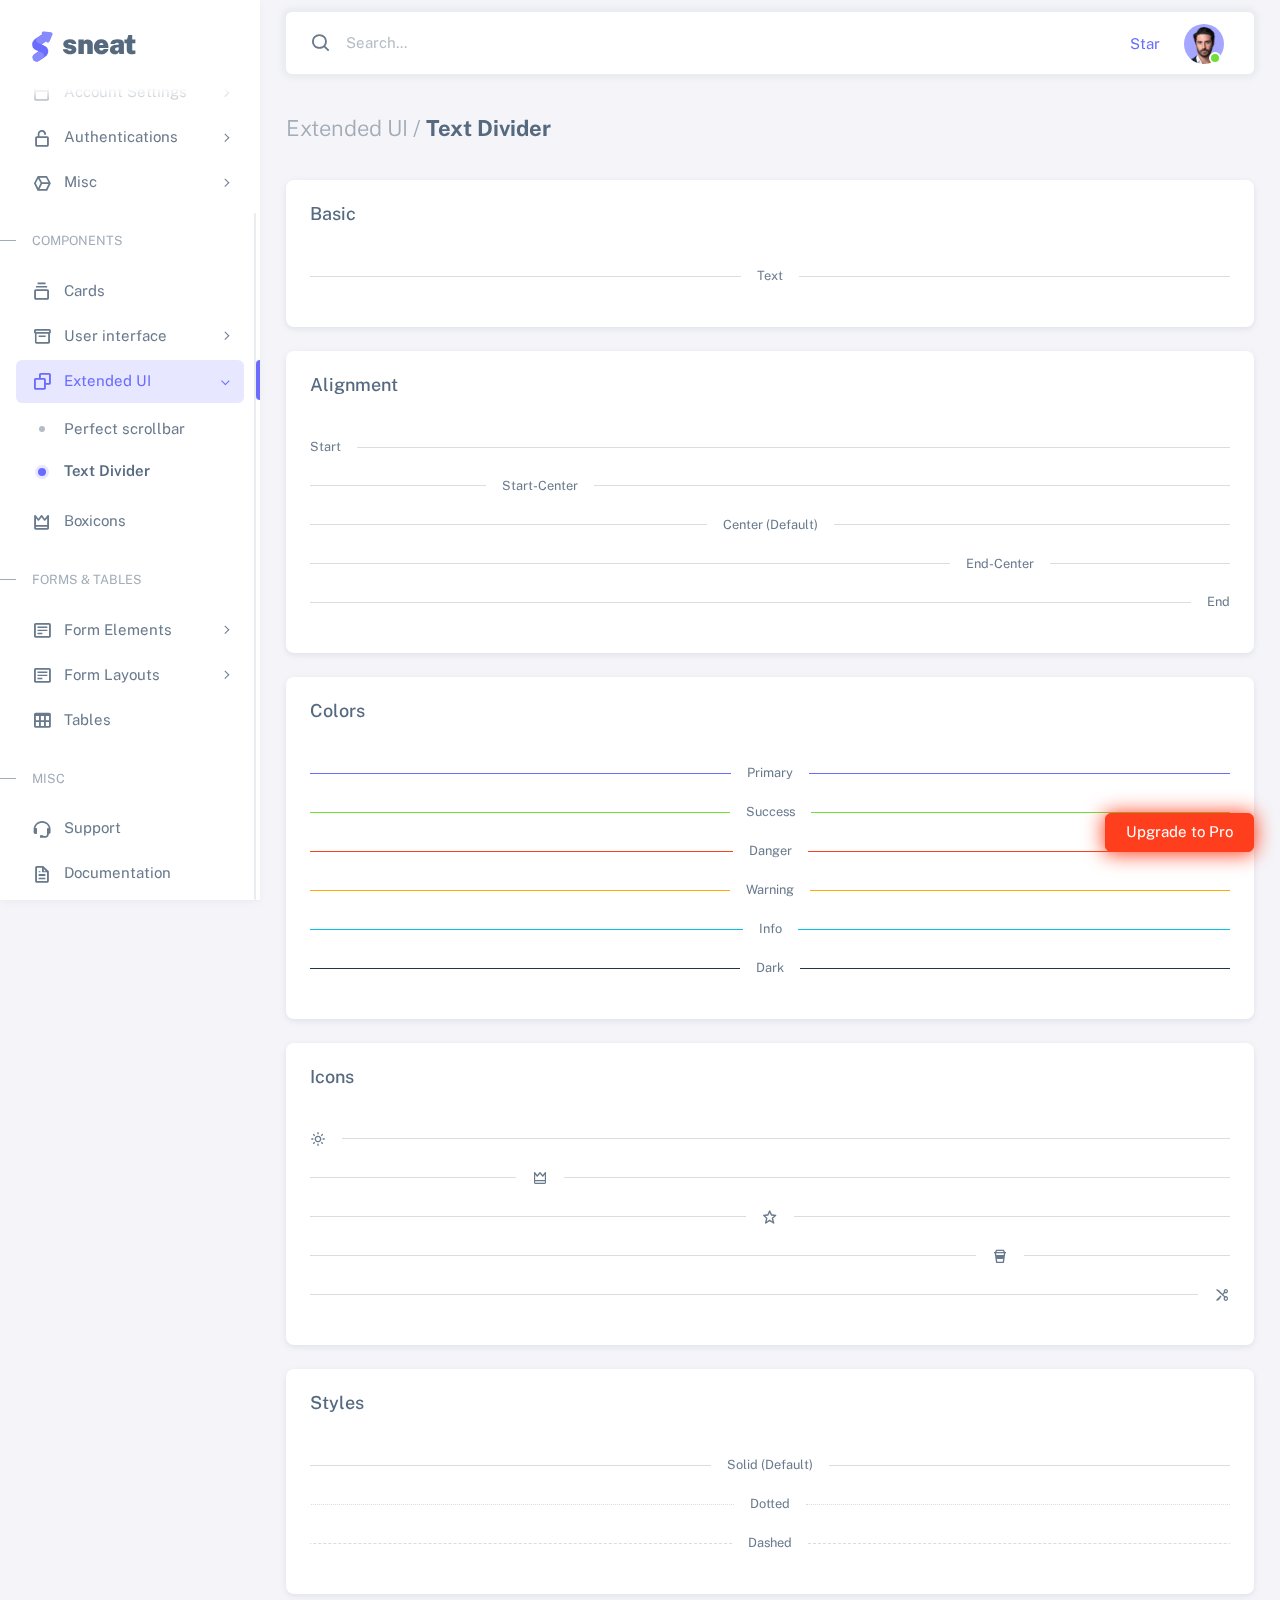
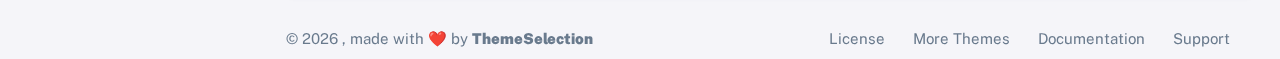
<file: html/extended-ui-text-divider.html>
<!DOCTYPE html>

<!-- =========================================================
* Sneat - Bootstrap 5 HTML Admin Template - Pro | v1.0.0
==============================================================

* Product Page: https://themeselection.com/products/sneat-bootstrap-html-admin-template/
* Created by: ThemeSelection
* License: You must have a valid license purchased in order to legally use the theme for your project.
* Copyright ThemeSelection (https://themeselection.com)

=========================================================
 -->
<!-- beautify ignore:start -->
<html
  lang="en"
  class="light-style layout-menu-fixed"
  dir="ltr"
  data-theme="theme-default"
  data-assets-path="../assets/"
  data-template="vertical-menu-template-free"
>
  <head>
    <meta charset="utf-8" />
    <meta
      name="viewport"
      content="width=device-width, initial-scale=1.0, user-scalable=no, minimum-scale=1.0, maximum-scale=1.0"
    />

    <title>Text Divider - Extended UI | Sneat - Bootstrap 5 HTML Admin Template - Pro</title>

    <meta name="description" content="" />

    <!-- Favicon -->
    <link rel="icon" type="image/x-icon" href="../assets/img/favicon/favicon.ico" />

    <!-- Fonts -->
    <link rel="preconnect" href="https://fonts.googleapis.com" />
    <link rel="preconnect" href="https://fonts.gstatic.com" crossorigin />
    <link
      href="https://fonts.googleapis.com/css2?family=Public+Sans:ital,wght@0,300;0,400;0,500;0,600;0,700;1,300;1,400;1,500;1,600;1,700&display=swap"
      rel="stylesheet"
    />

    <!-- Icons. Uncomment required icon fonts -->
    <link rel="stylesheet" href="../assets/vendor/fonts/boxicons.css" />

    <!-- Core CSS -->
    <link rel="stylesheet" href="../assets/vendor/css/core.css" class="template-customizer-core-css" />
    <link rel="stylesheet" href="../assets/vendor/css/theme-default.css" class="template-customizer-theme-css" />
    <link rel="stylesheet" href="../assets/css/demo.css" />

    <!-- Vendors CSS -->
    <link rel="stylesheet" href="../assets/vendor/libs/perfect-scrollbar/perfect-scrollbar.css" />

    <!-- Page CSS -->

    <!-- Helpers -->
    <script src="../assets/vendor/js/helpers.js"></script>

    <!--! Template customizer & Theme config files MUST be included after core stylesheets and helpers.js in the <head> section -->
    <!--? Config:  Mandatory theme config file contain global vars & default theme options, Set your preferred theme option in this file.  -->
    <script src="../assets/js/config.js"></script>
  </head>

  <body>
    <!-- Layout wrapper -->
    <div class="layout-wrapper layout-content-navbar">
      <div class="layout-container">
        <!-- Menu -->

        <aside id="layout-menu" class="layout-menu menu-vertical menu bg-menu-theme">
          <div class="app-brand demo">
            <a href="index.html" class="app-brand-link">
              <span class="app-brand-logo demo">
                <svg
                  width="25"
                  viewBox="0 0 25 42"
                  version="1.1"
                  xmlns="http://www.w3.org/2000/svg"
                  xmlns:xlink="http://www.w3.org/1999/xlink"
                >
                  <defs>
                    <path
                      d="M13.7918663,0.358365126 L3.39788168,7.44174259 C0.566865006,9.69408886 -0.379795268,12.4788597 0.557900856,15.7960551 C0.68998853,16.2305145 1.09562888,17.7872135 3.12357076,19.2293357 C3.8146334,19.7207684 5.32369333,20.3834223 7.65075054,21.2172976 L7.59773219,21.2525164 L2.63468769,24.5493413 C0.445452254,26.3002124 0.0884951797,28.5083815 1.56381646,31.1738486 C2.83770406,32.8170431 5.20850219,33.2640127 7.09180128,32.5391577 C8.347334,32.0559211 11.4559176,30.0011079 16.4175519,26.3747182 C18.0338572,24.4997857 18.6973423,22.4544883 18.4080071,20.2388261 C17.963753,17.5346866 16.1776345,15.5799961 13.0496516,14.3747546 L10.9194936,13.4715819 L18.6192054,7.984237 L13.7918663,0.358365126 Z"
                      id="path-1"
                    ></path>
                    <path
                      d="M5.47320593,6.00457225 C4.05321814,8.216144 4.36334763,10.0722806 6.40359441,11.5729822 C8.61520715,12.571656 10.0999176,13.2171421 10.8577257,13.5094407 L15.5088241,14.433041 L18.6192054,7.984237 C15.5364148,3.11535317 13.9273018,0.573395879 13.7918663,0.358365126 C13.5790555,0.511491653 10.8061687,2.3935607 5.47320593,6.00457225 Z"
                      id="path-3"
                    ></path>
                    <path
                      d="M7.50063644,21.2294429 L12.3234468,23.3159332 C14.1688022,24.7579751 14.397098,26.4880487 13.008334,28.506154 C11.6195701,30.5242593 10.3099883,31.790241 9.07958868,32.3040991 C5.78142938,33.4346997 4.13234973,34 4.13234973,34 C4.13234973,34 2.75489982,33.0538207 2.37032616e-14,31.1614621 C-0.55822714,27.8186216 -0.55822714,26.0572515 -4.05231404e-15,25.8773518 C0.83734071,25.6075023 2.77988457,22.8248993 3.3049379,22.52991 C3.65497346,22.3332504 5.05353963,21.8997614 7.50063644,21.2294429 Z"
                      id="path-4"
                    ></path>
                    <path
                      d="M20.6,7.13333333 L25.6,13.8 C26.2627417,14.6836556 26.0836556,15.9372583 25.2,16.6 C24.8538077,16.8596443 24.4327404,17 24,17 L14,17 C12.8954305,17 12,16.1045695 12,15 C12,14.5672596 12.1403557,14.1461923 12.4,13.8 L17.4,7.13333333 C18.0627417,6.24967773 19.3163444,6.07059163 20.2,6.73333333 C20.3516113,6.84704183 20.4862915,6.981722 20.6,7.13333333 Z"
                      id="path-5"
                    ></path>
                  </defs>
                  <g id="g-app-brand" stroke="none" stroke-width="1" fill="none" fill-rule="evenodd">
                    <g id="Brand-Logo" transform="translate(-27.000000, -15.000000)">
                      <g id="Icon" transform="translate(27.000000, 15.000000)">
                        <g id="Mask" transform="translate(0.000000, 8.000000)">
                          <mask id="mask-2" fill="white">
                            <use xlink:href="#path-1"></use>
                          </mask>
                          <use fill="#696cff" xlink:href="#path-1"></use>
                          <g id="Path-3" mask="url(#mask-2)">
                            <use fill="#696cff" xlink:href="#path-3"></use>
                            <use fill-opacity="0.2" fill="#FFFFFF" xlink:href="#path-3"></use>
                          </g>
                          <g id="Path-4" mask="url(#mask-2)">
                            <use fill="#696cff" xlink:href="#path-4"></use>
                            <use fill-opacity="0.2" fill="#FFFFFF" xlink:href="#path-4"></use>
                          </g>
                        </g>
                        <g
                          id="Triangle"
                          transform="translate(19.000000, 11.000000) rotate(-300.000000) translate(-19.000000, -11.000000) "
                        >
                          <use fill="#696cff" xlink:href="#path-5"></use>
                          <use fill-opacity="0.2" fill="#FFFFFF" xlink:href="#path-5"></use>
                        </g>
                      </g>
                    </g>
                  </g>
                </svg>
              </span>
              <span class="app-brand-text demo menu-text fw-bolder ms-2">Sneat</span>
            </a>

            <a href="javascript:void(0);" class="layout-menu-toggle menu-link text-large ms-auto d-block d-xl-none">
              <i class="bx bx-chevron-left bx-sm align-middle"></i>
            </a>
          </div>

          <div class="menu-inner-shadow"></div>

          <ul class="menu-inner py-1">
            <!-- Dashboard -->
            <li class="menu-item">
              <a href="index.html" class="menu-link">
                <i class="menu-icon tf-icons bx bx-home-circle"></i>
                <div data-i18n="Analytics">Dashboard</div>
              </a>
            </li>

            <!-- Layouts -->
            <li class="menu-item">
              <a href="javascript:void(0);" class="menu-link menu-toggle">
                <i class="menu-icon tf-icons bx bx-layout"></i>
                <div data-i18n="Layouts">Layouts</div>
              </a>

              <ul class="menu-sub">
                <li class="menu-item">
                  <a href="layouts-without-menu.html" class="menu-link">
                    <div data-i18n="Without menu">Without menu</div>
                  </a>
                </li>
                <li class="menu-item">
                  <a href="layouts-without-navbar.html" class="menu-link">
                    <div data-i18n="Without navbar">Without navbar</div>
                  </a>
                </li>
                <li class="menu-item">
                  <a href="layouts-container.html" class="menu-link">
                    <div data-i18n="Container">Container</div>
                  </a>
                </li>
                <li class="menu-item">
                  <a href="layouts-fluid.html" class="menu-link">
                    <div data-i18n="Fluid">Fluid</div>
                  </a>
                </li>
                <li class="menu-item">
                  <a href="layouts-blank.html" class="menu-link">
                    <div data-i18n="Blank">Blank</div>
                  </a>
                </li>
              </ul>
            </li>

            <li class="menu-header small text-uppercase">
              <span class="menu-header-text">Pages</span>
            </li>
            <li class="menu-item">
              <a href="javascript:void(0);" class="menu-link menu-toggle">
                <i class="menu-icon tf-icons bx bx-dock-top"></i>
                <div data-i18n="Account Settings">Account Settings</div>
              </a>
              <ul class="menu-sub">
                <li class="menu-item">
                  <a href="pages-account-settings-account.html" class="menu-link">
                    <div data-i18n="Account">Account</div>
                  </a>
                </li>
                <li class="menu-item">
                  <a href="pages-account-settings-notifications.html" class="menu-link">
                    <div data-i18n="Notifications">Notifications</div>
                  </a>
                </li>
                <li class="menu-item">
                  <a href="pages-account-settings-connections.html" class="menu-link">
                    <div data-i18n="Connections">Connections</div>
                  </a>
                </li>
              </ul>
            </li>
            <li class="menu-item">
              <a href="javascript:void(0);" class="menu-link menu-toggle">
                <i class="menu-icon tf-icons bx bx-lock-open-alt"></i>
                <div data-i18n="Authentications">Authentications</div>
              </a>
              <ul class="menu-sub">
                <li class="menu-item">
                  <a href="auth-login-basic.html" class="menu-link" target="_blank">
                    <div data-i18n="Basic">Login</div>
                  </a>
                </li>
                <li class="menu-item">
                  <a href="auth-register-basic.html" class="menu-link" target="_blank">
                    <div data-i18n="Basic">Register</div>
                  </a>
                </li>
                <li class="menu-item">
                  <a href="auth-forgot-password-basic.html" class="menu-link" target="_blank">
                    <div data-i18n="Basic">Forgot Password</div>
                  </a>
                </li>
              </ul>
            </li>
            <li class="menu-item">
              <a href="javascript:void(0);" class="menu-link menu-toggle">
                <i class="menu-icon tf-icons bx bx-cube-alt"></i>
                <div data-i18n="Misc">Misc</div>
              </a>
              <ul class="menu-sub">
                <li class="menu-item">
                  <a href="pages-misc-error.html" class="menu-link">
                    <div data-i18n="Error">Error</div>
                  </a>
                </li>
                <li class="menu-item">
                  <a href="pages-misc-under-maintenance.html" class="menu-link">
                    <div data-i18n="Under Maintenance">Under Maintenance</div>
                  </a>
                </li>
              </ul>
            </li>
            <!-- Components -->
            <li class="menu-header small text-uppercase"><span class="menu-header-text">Components</span></li>
            <!-- Cards -->
            <li class="menu-item">
              <a href="cards-basic.html" class="menu-link">
                <i class="menu-icon tf-icons bx bx-collection"></i>
                <div data-i18n="Basic">Cards</div>
              </a>
            </li>
            <!-- User interface -->
            <li class="menu-item">
              <a href="javascript:void(0)" class="menu-link menu-toggle">
                <i class="menu-icon tf-icons bx bx-box"></i>
                <div data-i18n="User interface">User interface</div>
              </a>
              <ul class="menu-sub">
                <li class="menu-item">
                  <a href="ui-accordion.html" class="menu-link">
                    <div data-i18n="Accordion">Accordion</div>
                  </a>
                </li>
                <li class="menu-item">
                  <a href="ui-alerts.html" class="menu-link">
                    <div data-i18n="Alerts">Alerts</div>
                  </a>
                </li>
                <li class="menu-item">
                  <a href="ui-badges.html" class="menu-link">
                    <div data-i18n="Badges">Badges</div>
                  </a>
                </li>
                <li class="menu-item">
                  <a href="ui-buttons.html" class="menu-link">
                    <div data-i18n="Buttons">Buttons</div>
                  </a>
                </li>
                <li class="menu-item">
                  <a href="ui-carousel.html" class="menu-link">
                    <div data-i18n="Carousel">Carousel</div>
                  </a>
                </li>
                <li class="menu-item">
                  <a href="ui-collapse.html" class="menu-link">
                    <div data-i18n="Collapse">Collapse</div>
                  </a>
                </li>
                <li class="menu-item">
                  <a href="ui-dropdowns.html" class="menu-link">
                    <div data-i18n="Dropdowns">Dropdowns</div>
                  </a>
                </li>
                <li class="menu-item">
                  <a href="ui-footer.html" class="menu-link">
                    <div data-i18n="Footer">Footer</div>
                  </a>
                </li>
                <li class="menu-item">
                  <a href="ui-list-groups.html" class="menu-link">
                    <div data-i18n="List Groups">List groups</div>
                  </a>
                </li>
                <li class="menu-item">
                  <a href="ui-modals.html" class="menu-link">
                    <div data-i18n="Modals">Modals</div>
                  </a>
                </li>
                <li class="menu-item">
                  <a href="ui-navbar.html" class="menu-link">
                    <div data-i18n="Navbar">Navbar</div>
                  </a>
                </li>
                <li class="menu-item">
                  <a href="ui-offcanvas.html" class="menu-link">
                    <div data-i18n="Offcanvas">Offcanvas</div>
                  </a>
                </li>
                <li class="menu-item">
                  <a href="ui-pagination-breadcrumbs.html" class="menu-link">
                    <div data-i18n="Pagination &amp; Breadcrumbs">Pagination &amp; Breadcrumbs</div>
                  </a>
                </li>
                <li class="menu-item">
                  <a href="ui-progress.html" class="menu-link">
                    <div data-i18n="Progress">Progress</div>
                  </a>
                </li>
                <li class="menu-item">
                  <a href="ui-spinners.html" class="menu-link">
                    <div data-i18n="Spinners">Spinners</div>
                  </a>
                </li>
                <li class="menu-item">
                  <a href="ui-tabs-pills.html" class="menu-link">
                    <div data-i18n="Tabs &amp; Pills">Tabs &amp; Pills</div>
                  </a>
                </li>
                <li class="menu-item">
                  <a href="ui-toasts.html" class="menu-link">
                    <div data-i18n="Toasts">Toasts</div>
                  </a>
                </li>
                <li class="menu-item">
                  <a href="ui-tooltips-popovers.html" class="menu-link">
                    <div data-i18n="Tooltips & Popovers">Tooltips &amp; popovers</div>
                  </a>
                </li>
                <li class="menu-item">
                  <a href="ui-typography.html" class="menu-link">
                    <div data-i18n="Typography">Typography</div>
                  </a>
                </li>
              </ul>
            </li>

            <!-- Extended components -->
            <li class="menu-item active open">
              <a href="javascript:void(0)" class="menu-link menu-toggle">
                <i class="menu-icon tf-icons bx bx-copy"></i>
                <div data-i18n="Extended UI">Extended UI</div>
              </a>
              <ul class="menu-sub">
                <li class="menu-item">
                  <a href="extended-ui-perfect-scrollbar.html" class="menu-link">
                    <div data-i18n="Perfect Scrollbar">Perfect scrollbar</div>
                  </a>
                </li>
                <li class="menu-item active">
                  <a href="extended-ui-text-divider.html" class="menu-link">
                    <div data-i18n="Text Divider">Text Divider</div>
                  </a>
                </li>
              </ul>
            </li>

            <li class="menu-item">
              <a href="icons-boxicons.html" class="menu-link">
                <i class="menu-icon tf-icons bx bx-crown"></i>
                <div data-i18n="Boxicons">Boxicons</div>
              </a>
            </li>

            <!-- Forms & Tables -->
            <li class="menu-header small text-uppercase"><span class="menu-header-text">Forms &amp; Tables</span></li>
            <!-- Forms -->
            <li class="menu-item">
              <a href="javascript:void(0);" class="menu-link menu-toggle">
                <i class="menu-icon tf-icons bx bx-detail"></i>
                <div data-i18n="Form Elements">Form Elements</div>
              </a>
              <ul class="menu-sub">
                <li class="menu-item">
                  <a href="forms-basic-inputs.html" class="menu-link">
                    <div data-i18n="Basic Inputs">Basic Inputs</div>
                  </a>
                </li>
                <li class="menu-item">
                  <a href="forms-input-groups.html" class="menu-link">
                    <div data-i18n="Input groups">Input groups</div>
                  </a>
                </li>
              </ul>
            </li>
            <li class="menu-item">
              <a href="javascript:void(0);" class="menu-link menu-toggle">
                <i class="menu-icon tf-icons bx bx-detail"></i>
                <div data-i18n="Form Layouts">Form Layouts</div>
              </a>
              <ul class="menu-sub">
                <li class="menu-item">
                  <a href="form-layouts-vertical.html" class="menu-link">
                    <div data-i18n="Vertical Form">Vertical Form</div>
                  </a>
                </li>
                <li class="menu-item">
                  <a href="form-layouts-horizontal.html" class="menu-link">
                    <div data-i18n="Horizontal Form">Horizontal Form</div>
                  </a>
                </li>
              </ul>
            </li>
            <!-- Tables -->
            <li class="menu-item">
              <a href="tables-basic.html" class="menu-link">
                <i class="menu-icon tf-icons bx bx-table"></i>
                <div data-i18n="Tables">Tables</div>
              </a>
            </li>
            <!-- Misc -->
            <li class="menu-header small text-uppercase"><span class="menu-header-text">Misc</span></li>
            <li class="menu-item">
              <a
                href="https://github.com/themeselection/sneat-html-admin-template-free/issues"
                target="_blank"
                class="menu-link"
              >
                <i class="menu-icon tf-icons bx bx-support"></i>
                <div data-i18n="Support">Support</div>
              </a>
            </li>
            <li class="menu-item">
              <a
                href="https://themeselection.com/demo/sneat-bootstrap-html-admin-template/documentation/"
                target="_blank"
                class="menu-link"
              >
                <i class="menu-icon tf-icons bx bx-file"></i>
                <div data-i18n="Documentation">Documentation</div>
              </a>
            </li>
          </ul>
        </aside>
        <!-- / Menu -->

        <!-- Layout container -->
        <div class="layout-page">
          <!-- Navbar -->

          <nav
            class="layout-navbar container-xxl navbar navbar-expand-xl navbar-detached align-items-center bg-navbar-theme"
            id="layout-navbar"
          >
            <div class="layout-menu-toggle navbar-nav align-items-xl-center me-3 me-xl-0 d-xl-none">
              <a class="nav-item nav-link px-0 me-xl-4" href="javascript:void(0)">
                <i class="bx bx-menu bx-sm"></i>
              </a>
            </div>

            <div class="navbar-nav-right d-flex align-items-center" id="navbar-collapse">
              <!-- Search -->
              <div class="navbar-nav align-items-center">
                <div class="nav-item d-flex align-items-center">
                  <i class="bx bx-search fs-4 lh-0"></i>
                  <input
                    type="text"
                    class="form-control border-0 shadow-none"
                    placeholder="Search..."
                    aria-label="Search..."
                  />
                </div>
              </div>
              <!-- /Search -->

              <ul class="navbar-nav flex-row align-items-center ms-auto">
                <!-- Place this tag where you want the button to render. -->
                <li class="nav-item lh-1 me-3">
                  <a
                    class="github-button"
                    href="https://github.com/themeselection/sneat-html-admin-template-free"
                    data-icon="octicon-star"
                    data-size="large"
                    data-show-count="true"
                    aria-label="Star themeselection/sneat-html-admin-template-free on GitHub"
                    >Star</a
                  >
                </li>

                <!-- User -->
                <li class="nav-item navbar-dropdown dropdown-user dropdown">
                  <a class="nav-link dropdown-toggle hide-arrow" href="javascript:void(0);" data-bs-toggle="dropdown">
                    <div class="avatar avatar-online">
                      <img src="../assets/img/avatars/1.png" alt class="w-px-40 h-auto rounded-circle" />
                    </div>
                  </a>
                  <ul class="dropdown-menu dropdown-menu-end">
                    <li>
                      <a class="dropdown-item" href="#">
                        <div class="d-flex">
                          <div class="flex-shrink-0 me-3">
                            <div class="avatar avatar-online">
                              <img src="../assets/img/avatars/1.png" alt class="w-px-40 h-auto rounded-circle" />
                            </div>
                          </div>
                          <div class="flex-grow-1">
                            <span class="fw-semibold d-block">John Doe</span>
                            <small class="text-muted">Admin</small>
                          </div>
                        </div>
                      </a>
                    </li>
                    <li>
                      <div class="dropdown-divider"></div>
                    </li>
                    <li>
                      <a class="dropdown-item" href="#">
                        <i class="bx bx-user me-2"></i>
                        <span class="align-middle">My Profile</span>
                      </a>
                    </li>
                    <li>
                      <a class="dropdown-item" href="#">
                        <i class="bx bx-cog me-2"></i>
                        <span class="align-middle">Settings</span>
                      </a>
                    </li>
                    <li>
                      <a class="dropdown-item" href="#">
                        <span class="d-flex align-items-center align-middle">
                          <i class="flex-shrink-0 bx bx-credit-card me-2"></i>
                          <span class="flex-grow-1 align-middle">Billing</span>
                          <span class="flex-shrink-0 badge badge-center rounded-pill bg-danger w-px-20 h-px-20">4</span>
                        </span>
                      </a>
                    </li>
                    <li>
                      <div class="dropdown-divider"></div>
                    </li>
                    <li>
                      <a class="dropdown-item" href="auth-login-basic.html">
                        <i class="bx bx-power-off me-2"></i>
                        <span class="align-middle">Log Out</span>
                      </a>
                    </li>
                  </ul>
                </li>
                <!--/ User -->
              </ul>
            </div>
          </nav>

          <!-- / Navbar -->

          <!-- Content wrapper -->
          <div class="content-wrapper">
            <!-- Content -->

            <div class="container-xxl flex-grow-1 container-p-y">
              <h4 class="fw-bold py-3 mb-4"><span class="text-muted fw-light">Extended UI /</span> Text Divider</h4>

              <div class="row">
                <!-- Basic -->
                <div class="col-md-12 mb-4">
                  <div class="card">
                    <h5 class="card-header">Basic</h5>
                    <div class="card-body">
                      <div class="divider">
                        <div class="divider-text">Text</div>
                      </div>
                    </div>
                  </div>
                </div>
                <!-- /Basic -->

                <!-- Text Alignment -->
                <div class="col-md-12 mb-4">
                  <div class="card">
                    <h5 class="card-header">Alignment</h5>
                    <div class="card-body">
                      <div class="divider text-start">
                        <div class="divider-text">Start</div>
                      </div>
                      <div class="divider text-start-center">
                        <div class="divider-text">Start-Center</div>
                      </div>
                      <div class="divider">
                        <div class="divider-text">Center (Default)</div>
                      </div>
                      <div class="divider text-end-center">
                        <div class="divider-text">End-Center</div>
                      </div>
                      <div class="divider text-end">
                        <div class="divider-text">End</div>
                      </div>
                    </div>
                  </div>
                </div>
                <!-- /Text Alignment -->

                <!-- Divider Colors -->
                <div class="col-md-12 mb-4">
                  <div class="card">
                    <h5 class="card-header">Colors</h5>
                    <div class="card-body">
                      <div class="divider divider-primary">
                        <div class="divider-text">Primary</div>
                      </div>
                      <div class="divider divider-success">
                        <div class="divider-text">Success</div>
                      </div>
                      <div class="divider divider-danger">
                        <div class="divider-text">Danger</div>
                      </div>
                      <div class="divider divider-warning">
                        <div class="divider-text">Warning</div>
                      </div>
                      <div class="divider divider-info">
                        <div class="divider-text">Info</div>
                      </div>
                      <div class="divider divider-dark">
                        <div class="divider-text">Dark</div>
                      </div>
                    </div>
                  </div>
                </div>
                <!-- /Divider Colors -->

                <!-- Icons -->
                <div class="col-md-12 mb-4">
                  <div class="card">
                    <h5 class="card-header">Icons</h5>
                    <div class="card-body">
                      <div class="divider text-start">
                        <div class="divider-text">
                          <i class="bx bx-sun"></i>
                        </div>
                      </div>
                      <div class="divider text-start-center">
                        <div class="divider-text">
                          <i class="bx bx-crown"></i>
                        </div>
                      </div>
                      <div class="divider">
                        <div class="divider-text">
                          <i class="bx bx-star"></i>
                        </div>
                      </div>
                      <div class="divider text-end-center">
                        <div class="divider-text">
                          <i class="bx bx-coffee-togo"></i>
                        </div>
                      </div>
                      <div class="divider text-end">
                        <div class="divider-text">
                          <i class="bx bx-cut bx-rotate-180"></i>
                        </div>
                      </div>
                    </div>
                  </div>
                </div>
                <!-- /Icons -->

                <!-- Icons -->
                <div class="col-md-12">
                  <div class="card">
                    <h5 class="card-header">Styles</h5>
                    <div class="card-body">
                      <div class="divider">
                        <div class="divider-text">Solid (Default)</div>
                      </div>
                      <div class="divider divider-dotted">
                        <div class="divider-text">Dotted</div>
                      </div>
                      <div class="divider divider-dashed">
                        <div class="divider-text">Dashed</div>
                      </div>
                    </div>
                  </div>
                </div>
                <!-- /Icons -->
              </div>
            </div>
            <!-- / Content -->

            <!-- Footer -->
            <footer class="content-footer footer bg-footer-theme">
              <div class="container-xxl d-flex flex-wrap justify-content-between py-2 flex-md-row flex-column">
                <div class="mb-2 mb-md-0">
                  ©
                  <script>
                    document.write(new Date().getFullYear());
                  </script>
                  , made with ❤️ by
                  <a href="https://themeselection.com" target="_blank" class="footer-link fw-bolder">ThemeSelection</a>
                </div>
                <div>
                  <a href="https://themeselection.com/license/" class="footer-link me-4" target="_blank">License</a>
                  <a href="https://themeselection.com/" target="_blank" class="footer-link me-4">More Themes</a>

                  <a
                    href="https://themeselection.com/demo/sneat-bootstrap-html-admin-template/documentation/"
                    target="_blank"
                    class="footer-link me-4"
                    >Documentation</a
                  >

                  <a
                    href="https://github.com/themeselection/sneat-html-admin-template-free/issues"
                    target="_blank"
                    class="footer-link me-4"
                    >Support</a
                  >
                </div>
              </div>
            </footer>
            <!-- / Footer -->

            <div class="content-backdrop fade"></div>
          </div>
          <!-- Content wrapper -->
        </div>
        <!-- / Layout page -->
      </div>

      <!-- Overlay -->
      <div class="layout-overlay layout-menu-toggle"></div>
    </div>
    <!-- / Layout wrapper -->

    <div class="buy-now">
      <a
        href="https://themeselection.com/products/sneat-bootstrap-html-admin-template/"
        target="_blank"
        class="btn btn-danger btn-buy-now"
        >Upgrade to Pro</a
      >
    </div>

    <!-- Core JS -->
    <!-- build:js assets/vendor/js/core.js -->
    <script src="../assets/vendor/libs/jquery/jquery.js"></script>
    <script src="../assets/vendor/libs/popper/popper.js"></script>
    <script src="../assets/vendor/js/bootstrap.js"></script>
    <script src="../assets/vendor/libs/perfect-scrollbar/perfect-scrollbar.js"></script>

    <script src="../assets/vendor/js/menu.js"></script>
    <!-- endbuild -->

    <!-- Vendors JS -->

    <!-- Main JS -->
    <script src="../assets/js/main.js"></script>

    <!-- Page JS -->

    <!-- Place this tag in your head or just before your close body tag. -->
    <script async defer src="https://buttons.github.io/buttons.js"></script>
  </body>
</html>
</file>
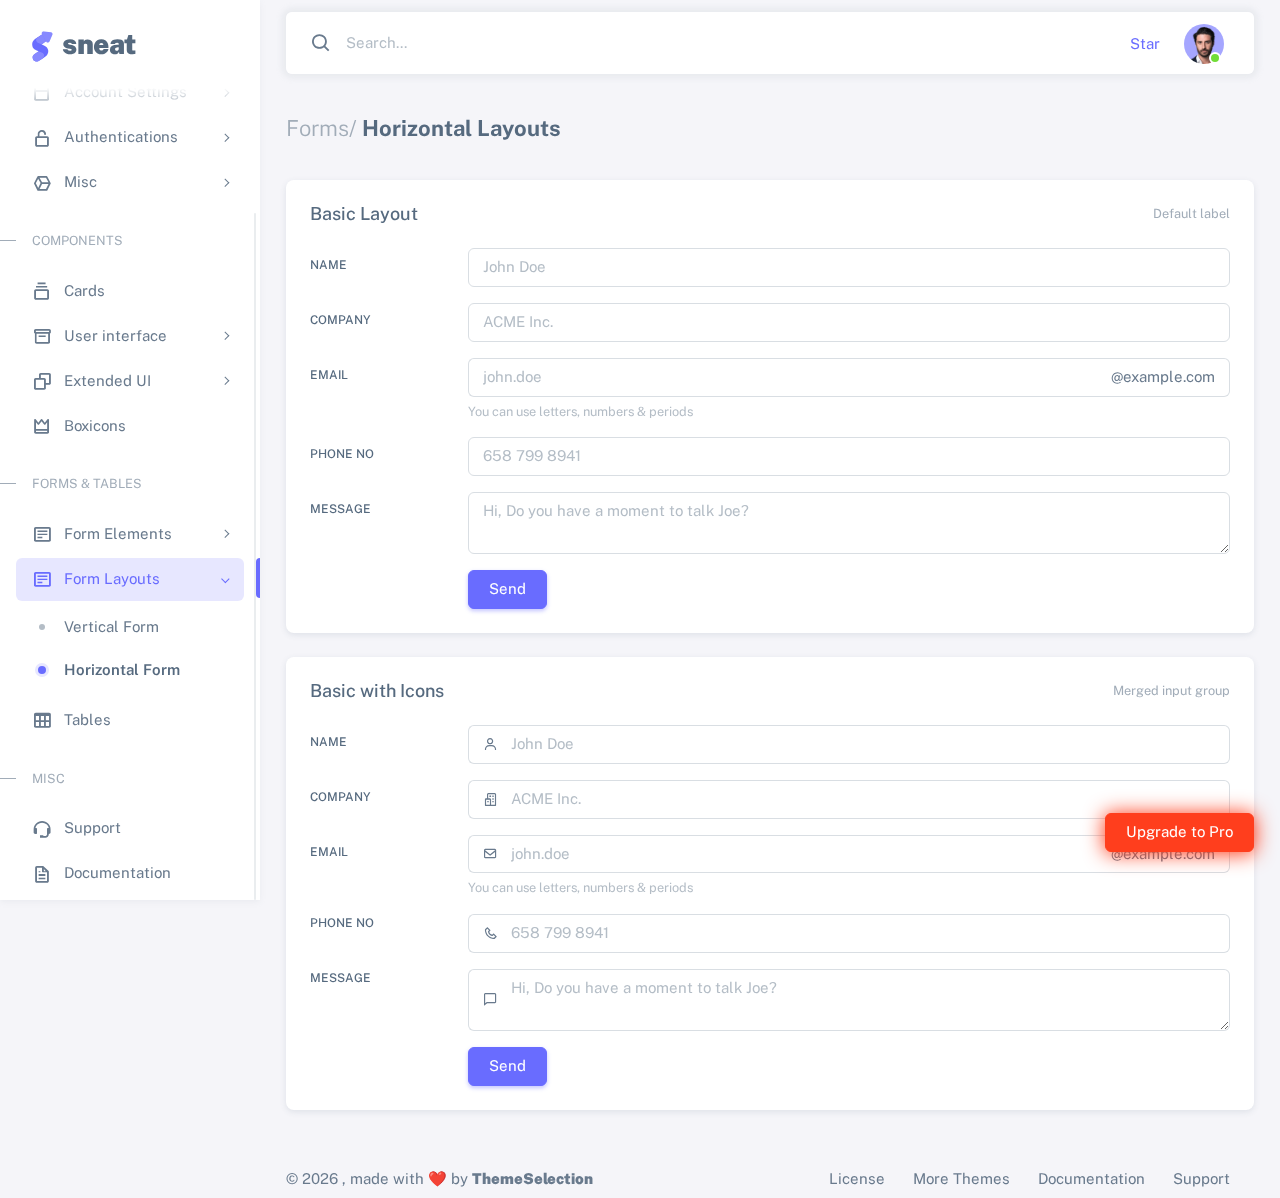
<file: html/form-layouts-horizontal.html>
<!DOCTYPE html>

<!-- =========================================================
* Sneat - Bootstrap 5 HTML Admin Template - Pro | v1.0.0
==============================================================

* Product Page: https://themeselection.com/products/sneat-bootstrap-html-admin-template/
* Created by: ThemeSelection
* License: You must have a valid license purchased in order to legally use the theme for your project.
* Copyright ThemeSelection (https://themeselection.com)

=========================================================
 -->
<!-- beautify ignore:start -->
<html
  lang="en"
  class="light-style layout-menu-fixed"
  dir="ltr"
  data-theme="theme-default"
  data-assets-path="../assets/"
  data-template="vertical-menu-template-free"
>
  <head>
    <meta charset="utf-8" />
    <meta
      name="viewport"
      content="width=device-width, initial-scale=1.0, user-scalable=no, minimum-scale=1.0, maximum-scale=1.0"
    />

    <title>Horizontal Layouts - Forms | Sneat - Bootstrap 5 HTML Admin Template - Pro</title>

    <meta name="description" content="" />

    <!-- Favicon -->
    <link rel="icon" type="image/x-icon" href="../assets/img/favicon/favicon.ico" />

    <!-- Fonts -->
    <link rel="preconnect" href="https://fonts.googleapis.com" />
    <link rel="preconnect" href="https://fonts.gstatic.com" crossorigin />
    <link
      href="https://fonts.googleapis.com/css2?family=Public+Sans:ital,wght@0,300;0,400;0,500;0,600;0,700;1,300;1,400;1,500;1,600;1,700&display=swap"
      rel="stylesheet"
    />

    <!-- Icons. Uncomment required icon fonts -->
    <link rel="stylesheet" href="../assets/vendor/fonts/boxicons.css" />

    <!-- Core CSS -->
    <link rel="stylesheet" href="../assets/vendor/css/core.css" class="template-customizer-core-css" />
    <link rel="stylesheet" href="../assets/vendor/css/theme-default.css" class="template-customizer-theme-css" />
    <link rel="stylesheet" href="../assets/css/demo.css" />

    <!-- Vendors CSS -->
    <link rel="stylesheet" href="../assets/vendor/libs/perfect-scrollbar/perfect-scrollbar.css" />

    <!-- Page CSS -->

    <!-- Helpers -->
    <script src="../assets/vendor/js/helpers.js"></script>

    <!--! Template customizer & Theme config files MUST be included after core stylesheets and helpers.js in the <head> section -->
    <!--? Config:  Mandatory theme config file contain global vars & default theme options, Set your preferred theme option in this file.  -->
    <script src="../assets/js/config.js"></script>
  </head>

  <body>
    <!-- Layout wrapper -->
    <div class="layout-wrapper layout-content-navbar">
      <div class="layout-container">
        <!-- Menu -->

        <aside id="layout-menu" class="layout-menu menu-vertical menu bg-menu-theme">
          <div class="app-brand demo">
            <a href="index.html" class="app-brand-link">
              <span class="app-brand-logo demo">
                <svg
                  width="25"
                  viewBox="0 0 25 42"
                  version="1.1"
                  xmlns="http://www.w3.org/2000/svg"
                  xmlns:xlink="http://www.w3.org/1999/xlink"
                >
                  <defs>
                    <path
                      d="M13.7918663,0.358365126 L3.39788168,7.44174259 C0.566865006,9.69408886 -0.379795268,12.4788597 0.557900856,15.7960551 C0.68998853,16.2305145 1.09562888,17.7872135 3.12357076,19.2293357 C3.8146334,19.7207684 5.32369333,20.3834223 7.65075054,21.2172976 L7.59773219,21.2525164 L2.63468769,24.5493413 C0.445452254,26.3002124 0.0884951797,28.5083815 1.56381646,31.1738486 C2.83770406,32.8170431 5.20850219,33.2640127 7.09180128,32.5391577 C8.347334,32.0559211 11.4559176,30.0011079 16.4175519,26.3747182 C18.0338572,24.4997857 18.6973423,22.4544883 18.4080071,20.2388261 C17.963753,17.5346866 16.1776345,15.5799961 13.0496516,14.3747546 L10.9194936,13.4715819 L18.6192054,7.984237 L13.7918663,0.358365126 Z"
                      id="path-1"
                    ></path>
                    <path
                      d="M5.47320593,6.00457225 C4.05321814,8.216144 4.36334763,10.0722806 6.40359441,11.5729822 C8.61520715,12.571656 10.0999176,13.2171421 10.8577257,13.5094407 L15.5088241,14.433041 L18.6192054,7.984237 C15.5364148,3.11535317 13.9273018,0.573395879 13.7918663,0.358365126 C13.5790555,0.511491653 10.8061687,2.3935607 5.47320593,6.00457225 Z"
                      id="path-3"
                    ></path>
                    <path
                      d="M7.50063644,21.2294429 L12.3234468,23.3159332 C14.1688022,24.7579751 14.397098,26.4880487 13.008334,28.506154 C11.6195701,30.5242593 10.3099883,31.790241 9.07958868,32.3040991 C5.78142938,33.4346997 4.13234973,34 4.13234973,34 C4.13234973,34 2.75489982,33.0538207 2.37032616e-14,31.1614621 C-0.55822714,27.8186216 -0.55822714,26.0572515 -4.05231404e-15,25.8773518 C0.83734071,25.6075023 2.77988457,22.8248993 3.3049379,22.52991 C3.65497346,22.3332504 5.05353963,21.8997614 7.50063644,21.2294429 Z"
                      id="path-4"
                    ></path>
                    <path
                      d="M20.6,7.13333333 L25.6,13.8 C26.2627417,14.6836556 26.0836556,15.9372583 25.2,16.6 C24.8538077,16.8596443 24.4327404,17 24,17 L14,17 C12.8954305,17 12,16.1045695 12,15 C12,14.5672596 12.1403557,14.1461923 12.4,13.8 L17.4,7.13333333 C18.0627417,6.24967773 19.3163444,6.07059163 20.2,6.73333333 C20.3516113,6.84704183 20.4862915,6.981722 20.6,7.13333333 Z"
                      id="path-5"
                    ></path>
                  </defs>
                  <g id="g-app-brand" stroke="none" stroke-width="1" fill="none" fill-rule="evenodd">
                    <g id="Brand-Logo" transform="translate(-27.000000, -15.000000)">
                      <g id="Icon" transform="translate(27.000000, 15.000000)">
                        <g id="Mask" transform="translate(0.000000, 8.000000)">
                          <mask id="mask-2" fill="white">
                            <use xlink:href="#path-1"></use>
                          </mask>
                          <use fill="#696cff" xlink:href="#path-1"></use>
                          <g id="Path-3" mask="url(#mask-2)">
                            <use fill="#696cff" xlink:href="#path-3"></use>
                            <use fill-opacity="0.2" fill="#FFFFFF" xlink:href="#path-3"></use>
                          </g>
                          <g id="Path-4" mask="url(#mask-2)">
                            <use fill="#696cff" xlink:href="#path-4"></use>
                            <use fill-opacity="0.2" fill="#FFFFFF" xlink:href="#path-4"></use>
                          </g>
                        </g>
                        <g
                          id="Triangle"
                          transform="translate(19.000000, 11.000000) rotate(-300.000000) translate(-19.000000, -11.000000) "
                        >
                          <use fill="#696cff" xlink:href="#path-5"></use>
                          <use fill-opacity="0.2" fill="#FFFFFF" xlink:href="#path-5"></use>
                        </g>
                      </g>
                    </g>
                  </g>
                </svg>
              </span>
              <span class="app-brand-text demo menu-text fw-bolder ms-2">Sneat</span>
            </a>

            <a href="javascript:void(0);" class="layout-menu-toggle menu-link text-large ms-auto d-block d-xl-none">
              <i class="bx bx-chevron-left bx-sm align-middle"></i>
            </a>
          </div>

          <div class="menu-inner-shadow"></div>

          <ul class="menu-inner py-1">
            <!-- Dashboard -->
            <li class="menu-item">
              <a href="index.html" class="menu-link">
                <i class="menu-icon tf-icons bx bx-home-circle"></i>
                <div data-i18n="Analytics">Dashboard</div>
              </a>
            </li>

            <!-- Layouts -->
            <li class="menu-item">
              <a href="javascript:void(0);" class="menu-link menu-toggle">
                <i class="menu-icon tf-icons bx bx-layout"></i>
                <div data-i18n="Layouts">Layouts</div>
              </a>

              <ul class="menu-sub">
                <li class="menu-item">
                  <a href="layouts-without-menu.html" class="menu-link">
                    <div data-i18n="Without menu">Without menu</div>
                  </a>
                </li>
                <li class="menu-item">
                  <a href="layouts-without-navbar.html" class="menu-link">
                    <div data-i18n="Without navbar">Without navbar</div>
                  </a>
                </li>
                <li class="menu-item">
                  <a href="layouts-container.html" class="menu-link">
                    <div data-i18n="Container">Container</div>
                  </a>
                </li>
                <li class="menu-item">
                  <a href="layouts-fluid.html" class="menu-link">
                    <div data-i18n="Fluid">Fluid</div>
                  </a>
                </li>
                <li class="menu-item">
                  <a href="layouts-blank.html" class="menu-link">
                    <div data-i18n="Blank">Blank</div>
                  </a>
                </li>
              </ul>
            </li>

            <li class="menu-header small text-uppercase">
              <span class="menu-header-text">Pages</span>
            </li>
            <li class="menu-item">
              <a href="javascript:void(0);" class="menu-link menu-toggle">
                <i class="menu-icon tf-icons bx bx-dock-top"></i>
                <div data-i18n="Account Settings">Account Settings</div>
              </a>
              <ul class="menu-sub">
                <li class="menu-item">
                  <a href="pages-account-settings-account.html" class="menu-link">
                    <div data-i18n="Account">Account</div>
                  </a>
                </li>
                <li class="menu-item">
                  <a href="pages-account-settings-notifications.html" class="menu-link">
                    <div data-i18n="Notifications">Notifications</div>
                  </a>
                </li>
                <li class="menu-item">
                  <a href="pages-account-settings-connections.html" class="menu-link">
                    <div data-i18n="Connections">Connections</div>
                  </a>
                </li>
              </ul>
            </li>
            <li class="menu-item">
              <a href="javascript:void(0);" class="menu-link menu-toggle">
                <i class="menu-icon tf-icons bx bx-lock-open-alt"></i>
                <div data-i18n="Authentications">Authentications</div>
              </a>
              <ul class="menu-sub">
                <li class="menu-item">
                  <a href="auth-login-basic.html" class="menu-link" target="_blank">
                    <div data-i18n="Basic">Login</div>
                  </a>
                </li>
                <li class="menu-item">
                  <a href="auth-register-basic.html" class="menu-link" target="_blank">
                    <div data-i18n="Basic">Register</div>
                  </a>
                </li>
                <li class="menu-item">
                  <a href="auth-forgot-password-basic.html" class="menu-link" target="_blank">
                    <div data-i18n="Basic">Forgot Password</div>
                  </a>
                </li>
              </ul>
            </li>
            <li class="menu-item">
              <a href="javascript:void(0);" class="menu-link menu-toggle">
                <i class="menu-icon tf-icons bx bx-cube-alt"></i>
                <div data-i18n="Misc">Misc</div>
              </a>
              <ul class="menu-sub">
                <li class="menu-item">
                  <a href="pages-misc-error.html" class="menu-link">
                    <div data-i18n="Error">Error</div>
                  </a>
                </li>
                <li class="menu-item">
                  <a href="pages-misc-under-maintenance.html" class="menu-link">
                    <div data-i18n="Under Maintenance">Under Maintenance</div>
                  </a>
                </li>
              </ul>
            </li>
            <!-- Components -->
            <li class="menu-header small text-uppercase"><span class="menu-header-text">Components</span></li>
            <!-- Cards -->
            <li class="menu-item">
              <a href="cards-basic.html" class="menu-link">
                <i class="menu-icon tf-icons bx bx-collection"></i>
                <div data-i18n="Basic">Cards</div>
              </a>
            </li>
            <!-- User interface -->
            <li class="menu-item">
              <a href="javascript:void(0)" class="menu-link menu-toggle">
                <i class="menu-icon tf-icons bx bx-box"></i>
                <div data-i18n="User interface">User interface</div>
              </a>
              <ul class="menu-sub">
                <li class="menu-item">
                  <a href="ui-accordion.html" class="menu-link">
                    <div data-i18n="Accordion">Accordion</div>
                  </a>
                </li>
                <li class="menu-item">
                  <a href="ui-alerts.html" class="menu-link">
                    <div data-i18n="Alerts">Alerts</div>
                  </a>
                </li>
                <li class="menu-item">
                  <a href="ui-badges.html" class="menu-link">
                    <div data-i18n="Badges">Badges</div>
                  </a>
                </li>
                <li class="menu-item">
                  <a href="ui-buttons.html" class="menu-link">
                    <div data-i18n="Buttons">Buttons</div>
                  </a>
                </li>
                <li class="menu-item">
                  <a href="ui-carousel.html" class="menu-link">
                    <div data-i18n="Carousel">Carousel</div>
                  </a>
                </li>
                <li class="menu-item">
                  <a href="ui-collapse.html" class="menu-link">
                    <div data-i18n="Collapse">Collapse</div>
                  </a>
                </li>
                <li class="menu-item">
                  <a href="ui-dropdowns.html" class="menu-link">
                    <div data-i18n="Dropdowns">Dropdowns</div>
                  </a>
                </li>
                <li class="menu-item">
                  <a href="ui-footer.html" class="menu-link">
                    <div data-i18n="Footer">Footer</div>
                  </a>
                </li>
                <li class="menu-item">
                  <a href="ui-list-groups.html" class="menu-link">
                    <div data-i18n="List Groups">List groups</div>
                  </a>
                </li>
                <li class="menu-item">
                  <a href="ui-modals.html" class="menu-link">
                    <div data-i18n="Modals">Modals</div>
                  </a>
                </li>
                <li class="menu-item">
                  <a href="ui-navbar.html" class="menu-link">
                    <div data-i18n="Navbar">Navbar</div>
                  </a>
                </li>
                <li class="menu-item">
                  <a href="ui-offcanvas.html" class="menu-link">
                    <div data-i18n="Offcanvas">Offcanvas</div>
                  </a>
                </li>
                <li class="menu-item">
                  <a href="ui-pagination-breadcrumbs.html" class="menu-link">
                    <div data-i18n="Pagination &amp; Breadcrumbs">Pagination &amp; Breadcrumbs</div>
                  </a>
                </li>
                <li class="menu-item">
                  <a href="ui-progress.html" class="menu-link">
                    <div data-i18n="Progress">Progress</div>
                  </a>
                </li>
                <li class="menu-item">
                  <a href="ui-spinners.html" class="menu-link">
                    <div data-i18n="Spinners">Spinners</div>
                  </a>
                </li>
                <li class="menu-item">
                  <a href="ui-tabs-pills.html" class="menu-link">
                    <div data-i18n="Tabs &amp; Pills">Tabs &amp; Pills</div>
                  </a>
                </li>
                <li class="menu-item">
                  <a href="ui-toasts.html" class="menu-link">
                    <div data-i18n="Toasts">Toasts</div>
                  </a>
                </li>
                <li class="menu-item">
                  <a href="ui-tooltips-popovers.html" class="menu-link">
                    <div data-i18n="Tooltips & Popovers">Tooltips &amp; popovers</div>
                  </a>
                </li>
                <li class="menu-item">
                  <a href="ui-typography.html" class="menu-link">
                    <div data-i18n="Typography">Typography</div>
                  </a>
                </li>
              </ul>
            </li>

            <!-- Extended components -->
            <li class="menu-item">
              <a href="javascript:void(0)" class="menu-link menu-toggle">
                <i class="menu-icon tf-icons bx bx-copy"></i>
                <div data-i18n="Extended UI">Extended UI</div>
              </a>
              <ul class="menu-sub">
                <li class="menu-item">
                  <a href="extended-ui-perfect-scrollbar.html" class="menu-link">
                    <div data-i18n="Perfect Scrollbar">Perfect scrollbar</div>
                  </a>
                </li>
                <li class="menu-item">
                  <a href="extended-ui-text-divider.html" class="menu-link">
                    <div data-i18n="Text Divider">Text Divider</div>
                  </a>
                </li>
              </ul>
            </li>

            <li class="menu-item">
              <a href="icons-boxicons.html" class="menu-link">
                <i class="menu-icon tf-icons bx bx-crown"></i>
                <div data-i18n="Boxicons">Boxicons</div>
              </a>
            </li>

            <!-- Forms & Tables -->
            <li class="menu-header small text-uppercase"><span class="menu-header-text">Forms &amp; Tables</span></li>
            <!-- Forms -->
            <li class="menu-item">
              <a href="javascript:void(0);" class="menu-link menu-toggle">
                <i class="menu-icon tf-icons bx bx-detail"></i>
                <div data-i18n="Form Elements">Form Elements</div>
              </a>
              <ul class="menu-sub">
                <li class="menu-item">
                  <a href="forms-basic-inputs.html" class="menu-link">
                    <div data-i18n="Basic Inputs">Basic Inputs</div>
                  </a>
                </li>
                <li class="menu-item">
                  <a href="forms-input-groups.html" class="menu-link">
                    <div data-i18n="Input groups">Input groups</div>
                  </a>
                </li>
              </ul>
            </li>
            <li class="menu-item active open">
              <a href="javascript:void(0);" class="menu-link menu-toggle">
                <i class="menu-icon tf-icons bx bx-detail"></i>
                <div data-i18n="Form Layouts">Form Layouts</div>
              </a>
              <ul class="menu-sub">
                <li class="menu-item">
                  <a href="form-layouts-vertical.html" class="menu-link">
                    <div data-i18n="Vertical Form">Vertical Form</div>
                  </a>
                </li>
                <li class="menu-item active">
                  <a href="form-layouts-horizontal.html" class="menu-link">
                    <div data-i18n="Horizontal Form">Horizontal Form</div>
                  </a>
                </li>
              </ul>
            </li>
            <!-- Tables -->
            <li class="menu-item">
              <a href="tables-basic.html" class="menu-link">
                <i class="menu-icon tf-icons bx bx-table"></i>
                <div data-i18n="Tables">Tables</div>
              </a>
            </li>
            <!-- Misc -->
            <li class="menu-header small text-uppercase"><span class="menu-header-text">Misc</span></li>
            <li class="menu-item">
              <a
                href="https://github.com/themeselection/sneat-html-admin-template-free/issues"
                target="_blank"
                class="menu-link"
              >
                <i class="menu-icon tf-icons bx bx-support"></i>
                <div data-i18n="Support">Support</div>
              </a>
            </li>
            <li class="menu-item">
              <a
                href="https://themeselection.com/demo/sneat-bootstrap-html-admin-template/documentation/"
                target="_blank"
                class="menu-link"
              >
                <i class="menu-icon tf-icons bx bx-file"></i>
                <div data-i18n="Documentation">Documentation</div>
              </a>
            </li>
          </ul>
        </aside>
        <!-- / Menu -->

        <!-- Layout container -->
        <div class="layout-page">
          <!-- Navbar -->

          <nav
            class="layout-navbar container-xxl navbar navbar-expand-xl navbar-detached align-items-center bg-navbar-theme"
            id="layout-navbar"
          >
            <div class="layout-menu-toggle navbar-nav align-items-xl-center me-3 me-xl-0 d-xl-none">
              <a class="nav-item nav-link px-0 me-xl-4" href="javascript:void(0)">
                <i class="bx bx-menu bx-sm"></i>
              </a>
            </div>

            <div class="navbar-nav-right d-flex align-items-center" id="navbar-collapse">
              <!-- Search -->
              <div class="navbar-nav align-items-center">
                <div class="nav-item d-flex align-items-center">
                  <i class="bx bx-search fs-4 lh-0"></i>
                  <input
                    type="text"
                    class="form-control border-0 shadow-none"
                    placeholder="Search..."
                    aria-label="Search..."
                  />
                </div>
              </div>
              <!-- /Search -->

              <ul class="navbar-nav flex-row align-items-center ms-auto">
                <!-- Place this tag where you want the button to render. -->
                <li class="nav-item lh-1 me-3">
                  <a
                    class="github-button"
                    href="https://github.com/themeselection/sneat-html-admin-template-free"
                    data-icon="octicon-star"
                    data-size="large"
                    data-show-count="true"
                    aria-label="Star themeselection/sneat-html-admin-template-free on GitHub"
                    >Star</a
                  >
                </li>

                <!-- User -->
                <li class="nav-item navbar-dropdown dropdown-user dropdown">
                  <a class="nav-link dropdown-toggle hide-arrow" href="javascript:void(0);" data-bs-toggle="dropdown">
                    <div class="avatar avatar-online">
                      <img src="../assets/img/avatars/1.png" alt class="w-px-40 h-auto rounded-circle" />
                    </div>
                  </a>
                  <ul class="dropdown-menu dropdown-menu-end">
                    <li>
                      <a class="dropdown-item" href="#">
                        <div class="d-flex">
                          <div class="flex-shrink-0 me-3">
                            <div class="avatar avatar-online">
                              <img src="../assets/img/avatars/1.png" alt class="w-px-40 h-auto rounded-circle" />
                            </div>
                          </div>
                          <div class="flex-grow-1">
                            <span class="fw-semibold d-block">John Doe</span>
                            <small class="text-muted">Admin</small>
                          </div>
                        </div>
                      </a>
                    </li>
                    <li>
                      <div class="dropdown-divider"></div>
                    </li>
                    <li>
                      <a class="dropdown-item" href="#">
                        <i class="bx bx-user me-2"></i>
                        <span class="align-middle">My Profile</span>
                      </a>
                    </li>
                    <li>
                      <a class="dropdown-item" href="#">
                        <i class="bx bx-cog me-2"></i>
                        <span class="align-middle">Settings</span>
                      </a>
                    </li>
                    <li>
                      <a class="dropdown-item" href="#">
                        <span class="d-flex align-items-center align-middle">
                          <i class="flex-shrink-0 bx bx-credit-card me-2"></i>
                          <span class="flex-grow-1 align-middle">Billing</span>
                          <span class="flex-shrink-0 badge badge-center rounded-pill bg-danger w-px-20 h-px-20">4</span>
                        </span>
                      </a>
                    </li>
                    <li>
                      <div class="dropdown-divider"></div>
                    </li>
                    <li>
                      <a class="dropdown-item" href="auth-login-basic.html">
                        <i class="bx bx-power-off me-2"></i>
                        <span class="align-middle">Log Out</span>
                      </a>
                    </li>
                  </ul>
                </li>
                <!--/ User -->
              </ul>
            </div>
          </nav>

          <!-- / Navbar -->

          <!-- Content wrapper -->
          <div class="content-wrapper">
            <!-- Content -->

            <div class="container-xxl flex-grow-1 container-p-y">
              <h4 class="fw-bold py-3 mb-4"><span class="text-muted fw-light">Forms/</span> Horizontal Layouts</h4>

              <!-- Basic Layout & Basic with Icons -->
              <div class="row">
                <!-- Basic Layout -->
                <div class="col-xxl">
                  <div class="card mb-4">
                    <div class="card-header d-flex align-items-center justify-content-between">
                      <h5 class="mb-0">Basic Layout</h5>
                      <small class="text-muted float-end">Default label</small>
                    </div>
                    <div class="card-body">
                      <form>
                        <div class="row mb-3">
                          <label class="col-sm-2 col-form-label" for="basic-default-name">Name</label>
                          <div class="col-sm-10">
                            <input type="text" class="form-control" id="basic-default-name" placeholder="John Doe" />
                          </div>
                        </div>
                        <div class="row mb-3">
                          <label class="col-sm-2 col-form-label" for="basic-default-company">Company</label>
                          <div class="col-sm-10">
                            <input
                              type="text"
                              class="form-control"
                              id="basic-default-company"
                              placeholder="ACME Inc."
                            />
                          </div>
                        </div>
                        <div class="row mb-3">
                          <label class="col-sm-2 col-form-label" for="basic-default-email">Email</label>
                          <div class="col-sm-10">
                            <div class="input-group input-group-merge">
                              <input
                                type="text"
                                id="basic-default-email"
                                class="form-control"
                                placeholder="john.doe"
                                aria-label="john.doe"
                                aria-describedby="basic-default-email2"
                              />
                              <span class="input-group-text" id="basic-default-email2">@example.com</span>
                            </div>
                            <div class="form-text">You can use letters, numbers & periods</div>
                          </div>
                        </div>
                        <div class="row mb-3">
                          <label class="col-sm-2 col-form-label" for="basic-default-phone">Phone No</label>
                          <div class="col-sm-10">
                            <input
                              type="text"
                              id="basic-default-phone"
                              class="form-control phone-mask"
                              placeholder="658 799 8941"
                              aria-label="658 799 8941"
                              aria-describedby="basic-default-phone"
                            />
                          </div>
                        </div>
                        <div class="row mb-3">
                          <label class="col-sm-2 col-form-label" for="basic-default-message">Message</label>
                          <div class="col-sm-10">
                            <textarea
                              id="basic-default-message"
                              class="form-control"
                              placeholder="Hi, Do you have a moment to talk Joe?"
                              aria-label="Hi, Do you have a moment to talk Joe?"
                              aria-describedby="basic-icon-default-message2"
                            ></textarea>
                          </div>
                        </div>
                        <div class="row justify-content-end">
                          <div class="col-sm-10">
                            <button type="submit" class="btn btn-primary">Send</button>
                          </div>
                        </div>
                      </form>
                    </div>
                  </div>
                </div>
                <!-- Basic with Icons -->
                <div class="col-xxl">
                  <div class="card mb-4">
                    <div class="card-header d-flex align-items-center justify-content-between">
                      <h5 class="mb-0">Basic with Icons</h5>
                      <small class="text-muted float-end">Merged input group</small>
                    </div>
                    <div class="card-body">
                      <form>
                        <div class="row mb-3">
                          <label class="col-sm-2 col-form-label" for="basic-icon-default-fullname">Name</label>
                          <div class="col-sm-10">
                            <div class="input-group input-group-merge">
                              <span id="basic-icon-default-fullname2" class="input-group-text"
                                ><i class="bx bx-user"></i
                              ></span>
                              <input
                                type="text"
                                class="form-control"
                                id="basic-icon-default-fullname"
                                placeholder="John Doe"
                                aria-label="John Doe"
                                aria-describedby="basic-icon-default-fullname2"
                              />
                            </div>
                          </div>
                        </div>
                        <div class="row mb-3">
                          <label class="col-sm-2 col-form-label" for="basic-icon-default-company">Company</label>
                          <div class="col-sm-10">
                            <div class="input-group input-group-merge">
                              <span id="basic-icon-default-company2" class="input-group-text"
                                ><i class="bx bx-buildings"></i
                              ></span>
                              <input
                                type="text"
                                id="basic-icon-default-company"
                                class="form-control"
                                placeholder="ACME Inc."
                                aria-label="ACME Inc."
                                aria-describedby="basic-icon-default-company2"
                              />
                            </div>
                          </div>
                        </div>
                        <div class="row mb-3">
                          <label class="col-sm-2 col-form-label" for="basic-icon-default-email">Email</label>
                          <div class="col-sm-10">
                            <div class="input-group input-group-merge">
                              <span class="input-group-text"><i class="bx bx-envelope"></i></span>
                              <input
                                type="text"
                                id="basic-icon-default-email"
                                class="form-control"
                                placeholder="john.doe"
                                aria-label="john.doe"
                                aria-describedby="basic-icon-default-email2"
                              />
                              <span id="basic-icon-default-email2" class="input-group-text">@example.com</span>
                            </div>
                            <div class="form-text">You can use letters, numbers & periods</div>
                          </div>
                        </div>
                        <div class="row mb-3">
                          <label class="col-sm-2 form-label" for="basic-icon-default-phone">Phone No</label>
                          <div class="col-sm-10">
                            <div class="input-group input-group-merge">
                              <span id="basic-icon-default-phone2" class="input-group-text"
                                ><i class="bx bx-phone"></i
                              ></span>
                              <input
                                type="text"
                                id="basic-icon-default-phone"
                                class="form-control phone-mask"
                                placeholder="658 799 8941"
                                aria-label="658 799 8941"
                                aria-describedby="basic-icon-default-phone2"
                              />
                            </div>
                          </div>
                        </div>
                        <div class="row mb-3">
                          <label class="col-sm-2 form-label" for="basic-icon-default-message">Message</label>
                          <div class="col-sm-10">
                            <div class="input-group input-group-merge">
                              <span id="basic-icon-default-message2" class="input-group-text"
                                ><i class="bx bx-comment"></i
                              ></span>
                              <textarea
                                id="basic-icon-default-message"
                                class="form-control"
                                placeholder="Hi, Do you have a moment to talk Joe?"
                                aria-label="Hi, Do you have a moment to talk Joe?"
                                aria-describedby="basic-icon-default-message2"
                              ></textarea>
                            </div>
                          </div>
                        </div>
                        <div class="row justify-content-end">
                          <div class="col-sm-10">
                            <button type="submit" class="btn btn-primary">Send</button>
                          </div>
                        </div>
                      </form>
                    </div>
                  </div>
                </div>
              </div>
            </div>
            <!-- / Content -->

            <!-- Footer -->
            <footer class="content-footer footer bg-footer-theme">
              <div class="container-xxl d-flex flex-wrap justify-content-between py-2 flex-md-row flex-column">
                <div class="mb-2 mb-md-0">
                  ©
                  <script>
                    document.write(new Date().getFullYear());
                  </script>
                  , made with ❤️ by
                  <a href="https://themeselection.com" target="_blank" class="footer-link fw-bolder">ThemeSelection</a>
                </div>
                <div>
                  <a href="https://themeselection.com/license/" class="footer-link me-4" target="_blank">License</a>
                  <a href="https://themeselection.com/" target="_blank" class="footer-link me-4">More Themes</a>

                  <a
                    href="https://themeselection.com/demo/sneat-bootstrap-html-admin-template/documentation/"
                    target="_blank"
                    class="footer-link me-4"
                    >Documentation</a
                  >

                  <a
                    href="https://github.com/themeselection/sneat-html-admin-template-free/issues"
                    target="_blank"
                    class="footer-link me-4"
                    >Support</a
                  >
                </div>
              </div>
            </footer>
            <!-- / Footer -->

            <div class="content-backdrop fade"></div>
          </div>
          <!-- Content wrapper -->
        </div>
        <!-- / Layout page -->
      </div>

      <!-- Overlay -->
      <div class="layout-overlay layout-menu-toggle"></div>
    </div>
    <!-- / Layout wrapper -->

    <div class="buy-now">
      <a
        href="https://themeselection.com/products/sneat-bootstrap-html-admin-template/"
        target="_blank"
        class="btn btn-danger btn-buy-now"
        >Upgrade to Pro</a
      >
    </div>

    <!-- Core JS -->
    <!-- build:js assets/vendor/js/core.js -->
    <script src="../assets/vendor/libs/jquery/jquery.js"></script>
    <script src="../assets/vendor/libs/popper/popper.js"></script>
    <script src="../assets/vendor/js/bootstrap.js"></script>
    <script src="../assets/vendor/libs/perfect-scrollbar/perfect-scrollbar.js"></script>

    <script src="../assets/vendor/js/menu.js"></script>
    <!-- endbuild -->

    <!-- Vendors JS -->

    <!-- Main JS -->
    <script src="../assets/js/main.js"></script>

    <!-- Page JS -->

    <!-- Place this tag in your head or just before your close body tag. -->
    <script async defer src="https://buttons.github.io/buttons.js"></script>
  </body>
</html>
</file>
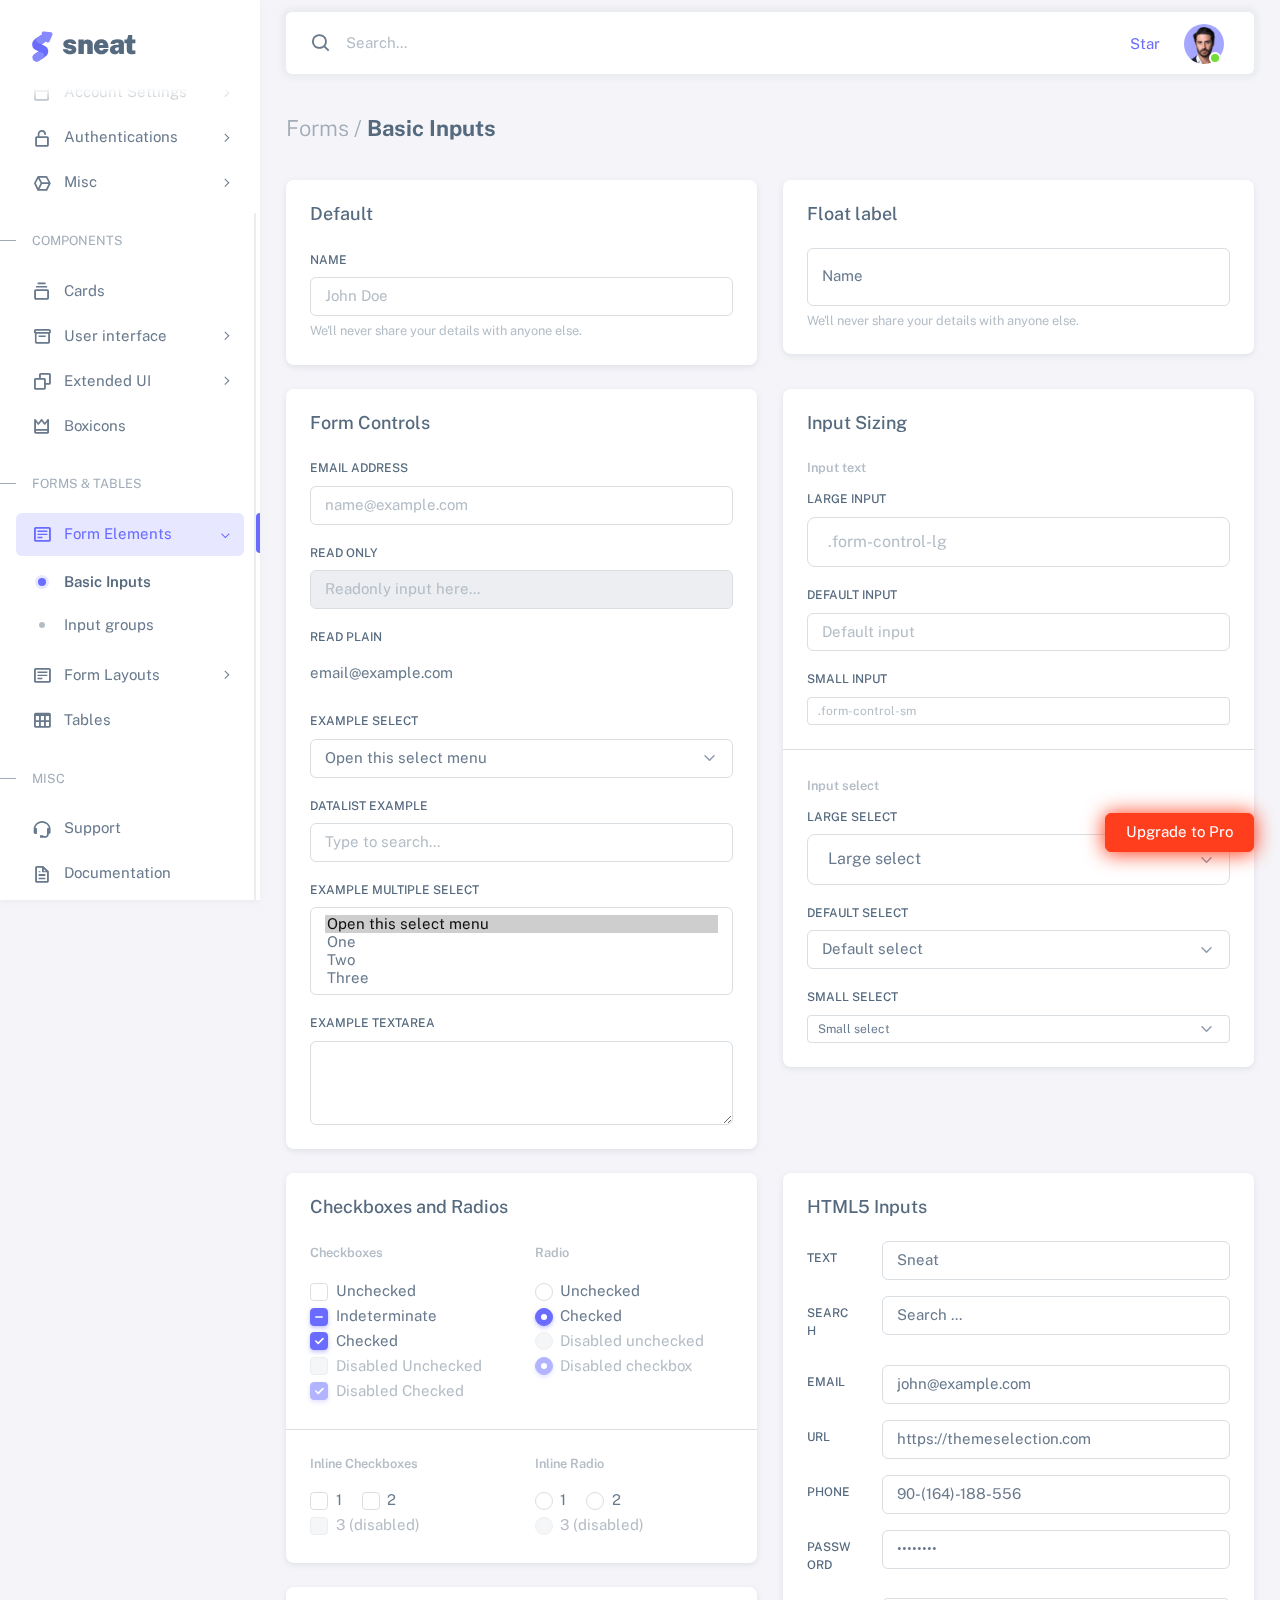
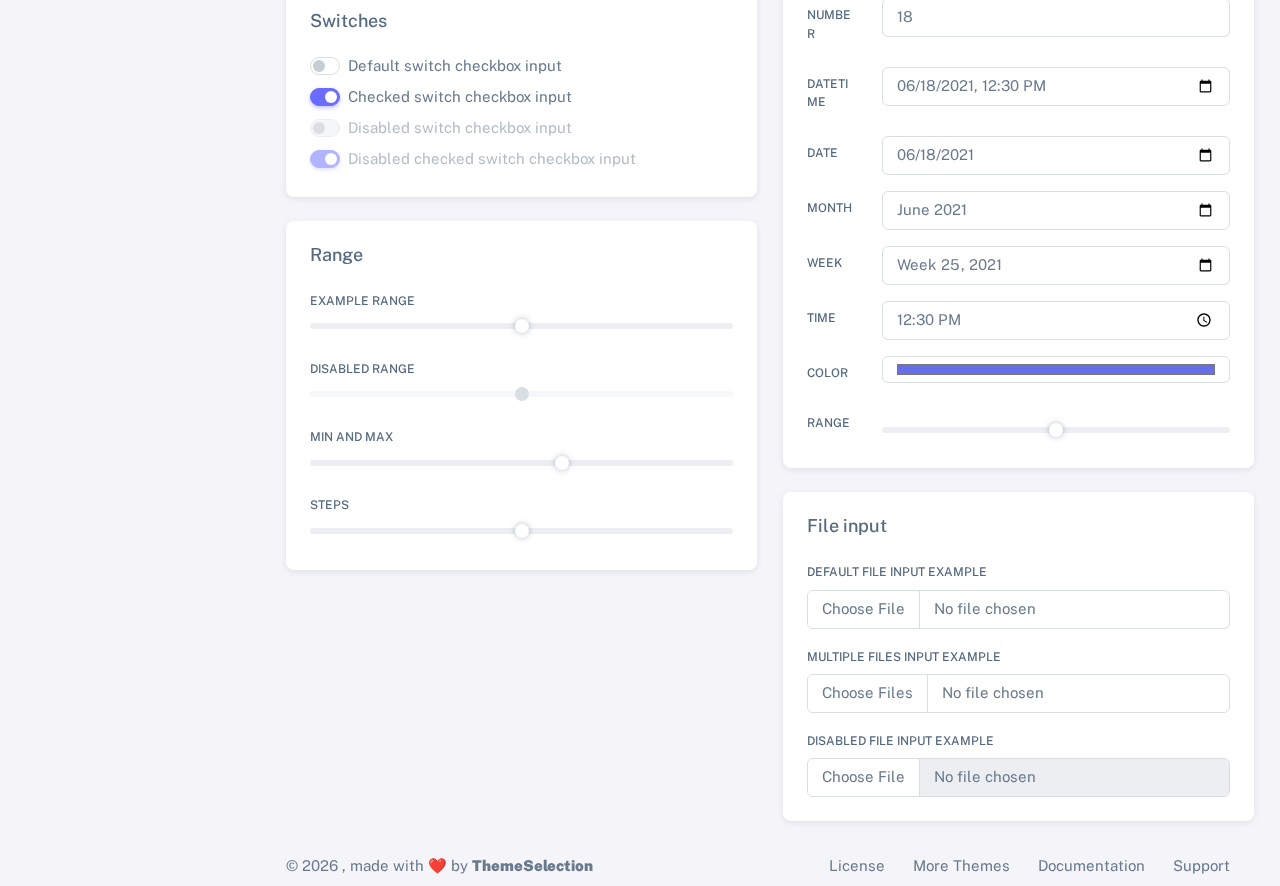
<file: html/forms-basic-inputs.html>
<!DOCTYPE html>

<!-- =========================================================
* Sneat - Bootstrap 5 HTML Admin Template - Pro | v1.0.0
==============================================================

* Product Page: https://themeselection.com/products/sneat-bootstrap-html-admin-template/
* Created by: ThemeSelection
* License: You must have a valid license purchased in order to legally use the theme for your project.
* Copyright ThemeSelection (https://themeselection.com)

=========================================================
 -->
<!-- beautify ignore:start -->
<html
  lang="en"
  class="light-style layout-menu-fixed"
  dir="ltr"
  data-theme="theme-default"
  data-assets-path="../assets/"
  data-template="vertical-menu-template-free"
>
  <head>
    <meta charset="utf-8" />
    <meta
      name="viewport"
      content="width=device-width, initial-scale=1.0, user-scalable=no, minimum-scale=1.0, maximum-scale=1.0"
    />

    <title>Basic Inputs - Forms | Sneat - Bootstrap 5 HTML Admin Template - Pro</title>

    <meta name="description" content="" />

    <!-- Favicon -->
    <link rel="icon" type="image/x-icon" href="../assets/img/favicon/favicon.ico" />

    <!-- Fonts -->
    <link rel="preconnect" href="https://fonts.googleapis.com" />
    <link rel="preconnect" href="https://fonts.gstatic.com" crossorigin />
    <link
      href="https://fonts.googleapis.com/css2?family=Public+Sans:ital,wght@0,300;0,400;0,500;0,600;0,700;1,300;1,400;1,500;1,600;1,700&display=swap"
      rel="stylesheet"
    />

    <!-- Icons. Uncomment required icon fonts -->
    <link rel="stylesheet" href="../assets/vendor/fonts/boxicons.css" />

    <!-- Core CSS -->
    <link rel="stylesheet" href="../assets/vendor/css/core.css" class="template-customizer-core-css" />
    <link rel="stylesheet" href="../assets/vendor/css/theme-default.css" class="template-customizer-theme-css" />
    <link rel="stylesheet" href="../assets/css/demo.css" />

    <!-- Vendors CSS -->
    <link rel="stylesheet" href="../assets/vendor/libs/perfect-scrollbar/perfect-scrollbar.css" />

    <!-- Page CSS -->

    <!-- Helpers -->
    <script src="../assets/vendor/js/helpers.js"></script>

    <!--! Template customizer & Theme config files MUST be included after core stylesheets and helpers.js in the <head> section -->
    <!--? Config:  Mandatory theme config file contain global vars & default theme options, Set your preferred theme option in this file.  -->
    <script src="../assets/js/config.js"></script>
  </head>

  <body>
    <!-- Layout wrapper -->
    <div class="layout-wrapper layout-content-navbar">
      <div class="layout-container">
        <!-- Menu -->

        <aside id="layout-menu" class="layout-menu menu-vertical menu bg-menu-theme">
          <div class="app-brand demo">
            <a href="index.html" class="app-brand-link">
              <span class="app-brand-logo demo">
                <svg
                  width="25"
                  viewBox="0 0 25 42"
                  version="1.1"
                  xmlns="http://www.w3.org/2000/svg"
                  xmlns:xlink="http://www.w3.org/1999/xlink"
                >
                  <defs>
                    <path
                      d="M13.7918663,0.358365126 L3.39788168,7.44174259 C0.566865006,9.69408886 -0.379795268,12.4788597 0.557900856,15.7960551 C0.68998853,16.2305145 1.09562888,17.7872135 3.12357076,19.2293357 C3.8146334,19.7207684 5.32369333,20.3834223 7.65075054,21.2172976 L7.59773219,21.2525164 L2.63468769,24.5493413 C0.445452254,26.3002124 0.0884951797,28.5083815 1.56381646,31.1738486 C2.83770406,32.8170431 5.20850219,33.2640127 7.09180128,32.5391577 C8.347334,32.0559211 11.4559176,30.0011079 16.4175519,26.3747182 C18.0338572,24.4997857 18.6973423,22.4544883 18.4080071,20.2388261 C17.963753,17.5346866 16.1776345,15.5799961 13.0496516,14.3747546 L10.9194936,13.4715819 L18.6192054,7.984237 L13.7918663,0.358365126 Z"
                      id="path-1"
                    ></path>
                    <path
                      d="M5.47320593,6.00457225 C4.05321814,8.216144 4.36334763,10.0722806 6.40359441,11.5729822 C8.61520715,12.571656 10.0999176,13.2171421 10.8577257,13.5094407 L15.5088241,14.433041 L18.6192054,7.984237 C15.5364148,3.11535317 13.9273018,0.573395879 13.7918663,0.358365126 C13.5790555,0.511491653 10.8061687,2.3935607 5.47320593,6.00457225 Z"
                      id="path-3"
                    ></path>
                    <path
                      d="M7.50063644,21.2294429 L12.3234468,23.3159332 C14.1688022,24.7579751 14.397098,26.4880487 13.008334,28.506154 C11.6195701,30.5242593 10.3099883,31.790241 9.07958868,32.3040991 C5.78142938,33.4346997 4.13234973,34 4.13234973,34 C4.13234973,34 2.75489982,33.0538207 2.37032616e-14,31.1614621 C-0.55822714,27.8186216 -0.55822714,26.0572515 -4.05231404e-15,25.8773518 C0.83734071,25.6075023 2.77988457,22.8248993 3.3049379,22.52991 C3.65497346,22.3332504 5.05353963,21.8997614 7.50063644,21.2294429 Z"
                      id="path-4"
                    ></path>
                    <path
                      d="M20.6,7.13333333 L25.6,13.8 C26.2627417,14.6836556 26.0836556,15.9372583 25.2,16.6 C24.8538077,16.8596443 24.4327404,17 24,17 L14,17 C12.8954305,17 12,16.1045695 12,15 C12,14.5672596 12.1403557,14.1461923 12.4,13.8 L17.4,7.13333333 C18.0627417,6.24967773 19.3163444,6.07059163 20.2,6.73333333 C20.3516113,6.84704183 20.4862915,6.981722 20.6,7.13333333 Z"
                      id="path-5"
                    ></path>
                  </defs>
                  <g id="g-app-brand" stroke="none" stroke-width="1" fill="none" fill-rule="evenodd">
                    <g id="Brand-Logo" transform="translate(-27.000000, -15.000000)">
                      <g id="Icon" transform="translate(27.000000, 15.000000)">
                        <g id="Mask" transform="translate(0.000000, 8.000000)">
                          <mask id="mask-2" fill="white">
                            <use xlink:href="#path-1"></use>
                          </mask>
                          <use fill="#696cff" xlink:href="#path-1"></use>
                          <g id="Path-3" mask="url(#mask-2)">
                            <use fill="#696cff" xlink:href="#path-3"></use>
                            <use fill-opacity="0.2" fill="#FFFFFF" xlink:href="#path-3"></use>
                          </g>
                          <g id="Path-4" mask="url(#mask-2)">
                            <use fill="#696cff" xlink:href="#path-4"></use>
                            <use fill-opacity="0.2" fill="#FFFFFF" xlink:href="#path-4"></use>
                          </g>
                        </g>
                        <g
                          id="Triangle"
                          transform="translate(19.000000, 11.000000) rotate(-300.000000) translate(-19.000000, -11.000000) "
                        >
                          <use fill="#696cff" xlink:href="#path-5"></use>
                          <use fill-opacity="0.2" fill="#FFFFFF" xlink:href="#path-5"></use>
                        </g>
                      </g>
                    </g>
                  </g>
                </svg>
              </span>
              <span class="app-brand-text demo menu-text fw-bolder ms-2">Sneat</span>
            </a>

            <a href="javascript:void(0);" class="layout-menu-toggle menu-link text-large ms-auto d-block d-xl-none">
              <i class="bx bx-chevron-left bx-sm align-middle"></i>
            </a>
          </div>

          <div class="menu-inner-shadow"></div>

          <ul class="menu-inner py-1">
            <!-- Dashboard -->
            <li class="menu-item">
              <a href="index.html" class="menu-link">
                <i class="menu-icon tf-icons bx bx-home-circle"></i>
                <div data-i18n="Analytics">Dashboard</div>
              </a>
            </li>

            <!-- Layouts -->
            <li class="menu-item">
              <a href="javascript:void(0);" class="menu-link menu-toggle">
                <i class="menu-icon tf-icons bx bx-layout"></i>
                <div data-i18n="Layouts">Layouts</div>
              </a>

              <ul class="menu-sub">
                <li class="menu-item">
                  <a href="layouts-without-menu.html" class="menu-link">
                    <div data-i18n="Without menu">Without menu</div>
                  </a>
                </li>
                <li class="menu-item">
                  <a href="layouts-without-navbar.html" class="menu-link">
                    <div data-i18n="Without navbar">Without navbar</div>
                  </a>
                </li>
                <li class="menu-item">
                  <a href="layouts-container.html" class="menu-link">
                    <div data-i18n="Container">Container</div>
                  </a>
                </li>
                <li class="menu-item">
                  <a href="layouts-fluid.html" class="menu-link">
                    <div data-i18n="Fluid">Fluid</div>
                  </a>
                </li>
                <li class="menu-item">
                  <a href="layouts-blank.html" class="menu-link">
                    <div data-i18n="Blank">Blank</div>
                  </a>
                </li>
              </ul>
            </li>

            <li class="menu-header small text-uppercase">
              <span class="menu-header-text">Pages</span>
            </li>
            <li class="menu-item">
              <a href="javascript:void(0);" class="menu-link menu-toggle">
                <i class="menu-icon tf-icons bx bx-dock-top"></i>
                <div data-i18n="Account Settings">Account Settings</div>
              </a>
              <ul class="menu-sub">
                <li class="menu-item">
                  <a href="pages-account-settings-account.html" class="menu-link">
                    <div data-i18n="Account">Account</div>
                  </a>
                </li>
                <li class="menu-item">
                  <a href="pages-account-settings-notifications.html" class="menu-link">
                    <div data-i18n="Notifications">Notifications</div>
                  </a>
                </li>
                <li class="menu-item">
                  <a href="pages-account-settings-connections.html" class="menu-link">
                    <div data-i18n="Connections">Connections</div>
                  </a>
                </li>
              </ul>
            </li>
            <li class="menu-item">
              <a href="javascript:void(0);" class="menu-link menu-toggle">
                <i class="menu-icon tf-icons bx bx-lock-open-alt"></i>
                <div data-i18n="Authentications">Authentications</div>
              </a>
              <ul class="menu-sub">
                <li class="menu-item">
                  <a href="auth-login-basic.html" class="menu-link" target="_blank">
                    <div data-i18n="Basic">Login</div>
                  </a>
                </li>
                <li class="menu-item">
                  <a href="auth-register-basic.html" class="menu-link" target="_blank">
                    <div data-i18n="Basic">Register</div>
                  </a>
                </li>
                <li class="menu-item">
                  <a href="auth-forgot-password-basic.html" class="menu-link" target="_blank">
                    <div data-i18n="Basic">Forgot Password</div>
                  </a>
                </li>
              </ul>
            </li>
            <li class="menu-item">
              <a href="javascript:void(0);" class="menu-link menu-toggle">
                <i class="menu-icon tf-icons bx bx-cube-alt"></i>
                <div data-i18n="Misc">Misc</div>
              </a>
              <ul class="menu-sub">
                <li class="menu-item">
                  <a href="pages-misc-error.html" class="menu-link">
                    <div data-i18n="Error">Error</div>
                  </a>
                </li>
                <li class="menu-item">
                  <a href="pages-misc-under-maintenance.html" class="menu-link">
                    <div data-i18n="Under Maintenance">Under Maintenance</div>
                  </a>
                </li>
              </ul>
            </li>
            <!-- Components -->
            <li class="menu-header small text-uppercase"><span class="menu-header-text">Components</span></li>
            <!-- Cards -->
            <li class="menu-item">
              <a href="cards-basic.html" class="menu-link">
                <i class="menu-icon tf-icons bx bx-collection"></i>
                <div data-i18n="Basic">Cards</div>
              </a>
            </li>
            <!-- User interface -->
            <li class="menu-item">
              <a href="javascript:void(0)" class="menu-link menu-toggle">
                <i class="menu-icon tf-icons bx bx-box"></i>
                <div data-i18n="User interface">User interface</div>
              </a>
              <ul class="menu-sub">
                <li class="menu-item">
                  <a href="ui-accordion.html" class="menu-link">
                    <div data-i18n="Accordion">Accordion</div>
                  </a>
                </li>
                <li class="menu-item">
                  <a href="ui-alerts.html" class="menu-link">
                    <div data-i18n="Alerts">Alerts</div>
                  </a>
                </li>
                <li class="menu-item">
                  <a href="ui-badges.html" class="menu-link">
                    <div data-i18n="Badges">Badges</div>
                  </a>
                </li>
                <li class="menu-item">
                  <a href="ui-buttons.html" class="menu-link">
                    <div data-i18n="Buttons">Buttons</div>
                  </a>
                </li>
                <li class="menu-item">
                  <a href="ui-carousel.html" class="menu-link">
                    <div data-i18n="Carousel">Carousel</div>
                  </a>
                </li>
                <li class="menu-item">
                  <a href="ui-collapse.html" class="menu-link">
                    <div data-i18n="Collapse">Collapse</div>
                  </a>
                </li>
                <li class="menu-item">
                  <a href="ui-dropdowns.html" class="menu-link">
                    <div data-i18n="Dropdowns">Dropdowns</div>
                  </a>
                </li>
                <li class="menu-item">
                  <a href="ui-footer.html" class="menu-link">
                    <div data-i18n="Footer">Footer</div>
                  </a>
                </li>
                <li class="menu-item">
                  <a href="ui-list-groups.html" class="menu-link">
                    <div data-i18n="List Groups">List groups</div>
                  </a>
                </li>
                <li class="menu-item">
                  <a href="ui-modals.html" class="menu-link">
                    <div data-i18n="Modals">Modals</div>
                  </a>
                </li>
                <li class="menu-item">
                  <a href="ui-navbar.html" class="menu-link">
                    <div data-i18n="Navbar">Navbar</div>
                  </a>
                </li>
                <li class="menu-item">
                  <a href="ui-offcanvas.html" class="menu-link">
                    <div data-i18n="Offcanvas">Offcanvas</div>
                  </a>
                </li>
                <li class="menu-item">
                  <a href="ui-pagination-breadcrumbs.html" class="menu-link">
                    <div data-i18n="Pagination &amp; Breadcrumbs">Pagination &amp; Breadcrumbs</div>
                  </a>
                </li>
                <li class="menu-item">
                  <a href="ui-progress.html" class="menu-link">
                    <div data-i18n="Progress">Progress</div>
                  </a>
                </li>
                <li class="menu-item">
                  <a href="ui-spinners.html" class="menu-link">
                    <div data-i18n="Spinners">Spinners</div>
                  </a>
                </li>
                <li class="menu-item">
                  <a href="ui-tabs-pills.html" class="menu-link">
                    <div data-i18n="Tabs &amp; Pills">Tabs &amp; Pills</div>
                  </a>
                </li>
                <li class="menu-item">
                  <a href="ui-toasts.html" class="menu-link">
                    <div data-i18n="Toasts">Toasts</div>
                  </a>
                </li>
                <li class="menu-item">
                  <a href="ui-tooltips-popovers.html" class="menu-link">
                    <div data-i18n="Tooltips & Popovers">Tooltips &amp; popovers</div>
                  </a>
                </li>
                <li class="menu-item">
                  <a href="ui-typography.html" class="menu-link">
                    <div data-i18n="Typography">Typography</div>
                  </a>
                </li>
              </ul>
            </li>

            <!-- Extended components -->
            <li class="menu-item">
              <a href="javascript:void(0)" class="menu-link menu-toggle">
                <i class="menu-icon tf-icons bx bx-copy"></i>
                <div data-i18n="Extended UI">Extended UI</div>
              </a>
              <ul class="menu-sub">
                <li class="menu-item">
                  <a href="extended-ui-perfect-scrollbar.html" class="menu-link">
                    <div data-i18n="Perfect Scrollbar">Perfect scrollbar</div>
                  </a>
                </li>
                <li class="menu-item">
                  <a href="extended-ui-text-divider.html" class="menu-link">
                    <div data-i18n="Text Divider">Text Divider</div>
                  </a>
                </li>
              </ul>
            </li>

            <li class="menu-item">
              <a href="icons-boxicons.html" class="menu-link">
                <i class="menu-icon tf-icons bx bx-crown"></i>
                <div data-i18n="Boxicons">Boxicons</div>
              </a>
            </li>

            <!-- Forms & Tables -->
            <li class="menu-header small text-uppercase"><span class="menu-header-text">Forms &amp; Tables</span></li>
            <!-- Forms -->
            <li class="menu-item active open">
              <a href="javascript:void(0);" class="menu-link menu-toggle">
                <i class="menu-icon tf-icons bx bx-detail"></i>
                <div data-i18n="Form Elements">Form Elements</div>
              </a>
              <ul class="menu-sub">
                <li class="menu-item active">
                  <a href="forms-basic-inputs.html" class="menu-link">
                    <div data-i18n="Basic Inputs">Basic Inputs</div>
                  </a>
                </li>
                <li class="menu-item">
                  <a href="forms-input-groups.html" class="menu-link">
                    <div data-i18n="Input groups">Input groups</div>
                  </a>
                </li>
              </ul>
            </li>
            <li class="menu-item">
              <a href="javascript:void(0);" class="menu-link menu-toggle">
                <i class="menu-icon tf-icons bx bx-detail"></i>
                <div data-i18n="Form Layouts">Form Layouts</div>
              </a>
              <ul class="menu-sub">
                <li class="menu-item">
                  <a href="form-layouts-vertical.html" class="menu-link">
                    <div data-i18n="Vertical Form">Vertical Form</div>
                  </a>
                </li>
                <li class="menu-item">
                  <a href="form-layouts-horizontal.html" class="menu-link">
                    <div data-i18n="Horizontal Form">Horizontal Form</div>
                  </a>
                </li>
              </ul>
            </li>
            <!-- Tables -->
            <li class="menu-item">
              <a href="tables-basic.html" class="menu-link">
                <i class="menu-icon tf-icons bx bx-table"></i>
                <div data-i18n="Tables">Tables</div>
              </a>
            </li>
            <!-- Misc -->
            <li class="menu-header small text-uppercase"><span class="menu-header-text">Misc</span></li>
            <li class="menu-item">
              <a
                href="https://github.com/themeselection/sneat-html-admin-template-free/issues"
                target="_blank"
                class="menu-link"
              >
                <i class="menu-icon tf-icons bx bx-support"></i>
                <div data-i18n="Support">Support</div>
              </a>
            </li>
            <li class="menu-item">
              <a
                href="https://themeselection.com/demo/sneat-bootstrap-html-admin-template/documentation/"
                target="_blank"
                class="menu-link"
              >
                <i class="menu-icon tf-icons bx bx-file"></i>
                <div data-i18n="Documentation">Documentation</div>
              </a>
            </li>
          </ul>
        </aside>
        <!-- / Menu -->

        <!-- Layout container -->
        <div class="layout-page">
          <!-- Navbar -->

          <nav
            class="layout-navbar container-xxl navbar navbar-expand-xl navbar-detached align-items-center bg-navbar-theme"
            id="layout-navbar"
          >
            <div class="layout-menu-toggle navbar-nav align-items-xl-center me-3 me-xl-0 d-xl-none">
              <a class="nav-item nav-link px-0 me-xl-4" href="javascript:void(0)">
                <i class="bx bx-menu bx-sm"></i>
              </a>
            </div>

            <div class="navbar-nav-right d-flex align-items-center" id="navbar-collapse">
              <!-- Search -->
              <div class="navbar-nav align-items-center">
                <div class="nav-item d-flex align-items-center">
                  <i class="bx bx-search fs-4 lh-0"></i>
                  <input
                    type="text"
                    class="form-control border-0 shadow-none"
                    placeholder="Search..."
                    aria-label="Search..."
                  />
                </div>
              </div>
              <!-- /Search -->

              <ul class="navbar-nav flex-row align-items-center ms-auto">
                <!-- Place this tag where you want the button to render. -->
                <li class="nav-item lh-1 me-3">
                  <a
                    class="github-button"
                    href="https://github.com/themeselection/sneat-html-admin-template-free"
                    data-icon="octicon-star"
                    data-size="large"
                    data-show-count="true"
                    aria-label="Star themeselection/sneat-html-admin-template-free on GitHub"
                    >Star</a
                  >
                </li>

                <!-- User -->
                <li class="nav-item navbar-dropdown dropdown-user dropdown">
                  <a class="nav-link dropdown-toggle hide-arrow" href="javascript:void(0);" data-bs-toggle="dropdown">
                    <div class="avatar avatar-online">
                      <img src="../assets/img/avatars/1.png" alt class="w-px-40 h-auto rounded-circle" />
                    </div>
                  </a>
                  <ul class="dropdown-menu dropdown-menu-end">
                    <li>
                      <a class="dropdown-item" href="#">
                        <div class="d-flex">
                          <div class="flex-shrink-0 me-3">
                            <div class="avatar avatar-online">
                              <img src="../assets/img/avatars/1.png" alt class="w-px-40 h-auto rounded-circle" />
                            </div>
                          </div>
                          <div class="flex-grow-1">
                            <span class="fw-semibold d-block">John Doe</span>
                            <small class="text-muted">Admin</small>
                          </div>
                        </div>
                      </a>
                    </li>
                    <li>
                      <div class="dropdown-divider"></div>
                    </li>
                    <li>
                      <a class="dropdown-item" href="#">
                        <i class="bx bx-user me-2"></i>
                        <span class="align-middle">My Profile</span>
                      </a>
                    </li>
                    <li>
                      <a class="dropdown-item" href="#">
                        <i class="bx bx-cog me-2"></i>
                        <span class="align-middle">Settings</span>
                      </a>
                    </li>
                    <li>
                      <a class="dropdown-item" href="#">
                        <span class="d-flex align-items-center align-middle">
                          <i class="flex-shrink-0 bx bx-credit-card me-2"></i>
                          <span class="flex-grow-1 align-middle">Billing</span>
                          <span class="flex-shrink-0 badge badge-center rounded-pill bg-danger w-px-20 h-px-20">4</span>
                        </span>
                      </a>
                    </li>
                    <li>
                      <div class="dropdown-divider"></div>
                    </li>
                    <li>
                      <a class="dropdown-item" href="auth-login-basic.html">
                        <i class="bx bx-power-off me-2"></i>
                        <span class="align-middle">Log Out</span>
                      </a>
                    </li>
                  </ul>
                </li>
                <!--/ User -->
              </ul>
            </div>
          </nav>

          <!-- / Navbar -->

          <!-- Content wrapper -->
          <div class="content-wrapper">
            <!-- Content -->

            <div class="container-xxl flex-grow-1 container-p-y">
              <h4 class="fw-bold py-3 mb-4"><span class="text-muted fw-light">Forms /</span> Basic Inputs</h4>

              <div class="row">
                <div class="col-md-6">
                  <div class="card mb-4">
                    <h5 class="card-header">Default</h5>
                    <div class="card-body">
                      <div>
                        <label for="defaultFormControlInput" class="form-label">Name</label>
                        <input
                          type="text"
                          class="form-control"
                          id="defaultFormControlInput"
                          placeholder="John Doe"
                          aria-describedby="defaultFormControlHelp"
                        />
                        <div id="defaultFormControlHelp" class="form-text">
                          We'll never share your details with anyone else.
                        </div>
                      </div>
                    </div>
                  </div>
                </div>
                <div class="col-md-6">
                  <div class="card mb-4">
                    <h5 class="card-header">Float label</h5>
                    <div class="card-body">
                      <div class="form-floating">
                        <input
                          type="text"
                          class="form-control"
                          id="floatingInput"
                          placeholder="John Doe"
                          aria-describedby="floatingInputHelp"
                        />
                        <label for="floatingInput">Name</label>
                        <div id="floatingInputHelp" class="form-text">
                          We'll never share your details with anyone else.
                        </div>
                      </div>
                    </div>
                  </div>
                </div>

                <!-- Form controls -->
                <div class="col-md-6">
                  <div class="card mb-4">
                    <h5 class="card-header">Form Controls</h5>
                    <div class="card-body">
                      <div class="mb-3">
                        <label for="exampleFormControlInput1" class="form-label">Email address</label>
                        <input
                          type="email"
                          class="form-control"
                          id="exampleFormControlInput1"
                          placeholder="name@example.com"
                        />
                      </div>
                      <div class="mb-3">
                        <label for="exampleFormControlReadOnlyInput1" class="form-label">Read only</label>
                        <input
                          class="form-control"
                          type="text"
                          id="exampleFormControlReadOnlyInput1"
                          placeholder="Readonly input here..."
                          readonly
                        />
                      </div>
                      <div class="mb-3">
                        <label for="exampleFormControlReadOnlyInputPlain1" class="form-label">Read plain</label>
                        <input
                          type="text"
                          readonly
                          class="form-control-plaintext"
                          id="exampleFormControlReadOnlyInputPlain1"
                          value="email@example.com"
                        />
                      </div>
                      <div class="mb-3">
                        <label for="exampleFormControlSelect1" class="form-label">Example select</label>
                        <select class="form-select" id="exampleFormControlSelect1" aria-label="Default select example">
                          <option selected>Open this select menu</option>
                          <option value="1">One</option>
                          <option value="2">Two</option>
                          <option value="3">Three</option>
                        </select>
                      </div>
                      <div class="mb-3">
                        <label for="exampleDataList" class="form-label">Datalist example</label>
                        <input
                          class="form-control"
                          list="datalistOptions"
                          id="exampleDataList"
                          placeholder="Type to search..."
                        />
                        <datalist id="datalistOptions">
                          <option value="San Francisco"></option>
                          <option value="New York"></option>
                          <option value="Seattle"></option>
                          <option value="Los Angeles"></option>
                          <option value="Chicago"></option>
                        </datalist>
                      </div>
                      <div class="mb-3">
                        <label for="exampleFormControlSelect2" class="form-label">Example multiple select</label>
                        <select
                          multiple
                          class="form-select"
                          id="exampleFormControlSelect2"
                          aria-label="Multiple select example"
                        >
                          <option selected>Open this select menu</option>
                          <option value="1">One</option>
                          <option value="2">Two</option>
                          <option value="3">Three</option>
                        </select>
                      </div>
                      <div>
                        <label for="exampleFormControlTextarea1" class="form-label">Example textarea</label>
                        <textarea class="form-control" id="exampleFormControlTextarea1" rows="3"></textarea>
                      </div>
                    </div>
                  </div>
                </div>

                <!-- Input Sizing -->
                <div class="col-md-6">
                  <div class="card mb-4">
                    <h5 class="card-header">Input Sizing</h5>
                    <div class="card-body">
                      <small class="text-light fw-semibold">Input text</small>

                      <div class="mt-2 mb-3">
                        <label for="largeInput" class="form-label">Large input</label>
                        <input
                          id="largeInput"
                          class="form-control form-control-lg"
                          type="text"
                          placeholder=".form-control-lg"
                        />
                      </div>
                      <div class="mb-3">
                        <label for="defaultInput" class="form-label">Default input</label>
                        <input id="defaultInput" class="form-control" type="text" placeholder="Default input" />
                      </div>
                      <div>
                        <label for="smallInput" class="form-label">Small input</label>
                        <input
                          id="smallInput"
                          class="form-control form-control-sm"
                          type="text"
                          placeholder=".form-control-sm"
                        />
                      </div>
                    </div>
                    <hr class="m-0" />
                    <div class="card-body">
                      <small class="text-light fw-semibold">Input select</small>
                      <div class="mt-2 mb-3">
                        <label for="largeSelect" class="form-label">Large select</label>
                        <select id="largeSelect" class="form-select form-select-lg">
                          <option>Large select</option>
                          <option value="1">One</option>
                          <option value="2">Two</option>
                          <option value="3">Three</option>
                        </select>
                      </div>
                      <div class="mb-3">
                        <label for="defaultSelect" class="form-label">Default select</label>
                        <select id="defaultSelect" class="form-select">
                          <option>Default select</option>
                          <option value="1">One</option>
                          <option value="2">Two</option>
                          <option value="3">Three</option>
                        </select>
                      </div>
                      <div>
                        <label for="smallSelect" class="form-label">Small select</label>
                        <select id="smallSelect" class="form-select form-select-sm">
                          <option>Small select</option>
                          <option value="1">One</option>
                          <option value="2">Two</option>
                          <option value="3">Three</option>
                        </select>
                      </div>
                    </div>
                  </div>
                </div>

                <!-- Default Checkboxes and radios & Default checkboxes and radios -->
                <div class="col-xl-6">
                  <div class="card mb-4">
                    <h5 class="card-header">Checkboxes and Radios</h5>
                    <!-- Checkboxes and Radios -->
                    <div class="card-body">
                      <div class="row gy-3">
                        <div class="col-md">
                          <small class="text-light fw-semibold">Checkboxes</small>
                          <div class="form-check mt-3">
                            <input class="form-check-input" type="checkbox" value="" id="defaultCheck1" />
                            <label class="form-check-label" for="defaultCheck1"> Unchecked </label>
                          </div>
                          <div class="form-check">
                            <input class="form-check-input" type="checkbox" value="" id="defaultCheck2" checked />
                            <label class="form-check-label" for="defaultCheck2"> Indeterminate </label>
                          </div>
                          <div class="form-check">
                            <input class="form-check-input" type="checkbox" value="" id="defaultCheck3" checked />
                            <label class="form-check-label" for="defaultCheck3"> Checked </label>
                          </div>
                          <div class="form-check">
                            <input class="form-check-input" type="checkbox" value="" id="disabledCheck1" disabled />
                            <label class="form-check-label" for="disabledCheck1"> Disabled Unchecked </label>
                          </div>
                          <div class="form-check">
                            <input
                              class="form-check-input"
                              type="checkbox"
                              value=""
                              id="disabledCheck2"
                              disabled
                              checked
                            />
                            <label class="form-check-label" for="disabledCheck2"> Disabled Checked </label>
                          </div>
                        </div>
                        <div class="col-md">
                          <small class="text-light fw-semibold">Radio</small>
                          <div class="form-check mt-3">
                            <input
                              name="default-radio-1"
                              class="form-check-input"
                              type="radio"
                              value=""
                              id="defaultRadio1"
                            />
                            <label class="form-check-label" for="defaultRadio1"> Unchecked </label>
                          </div>
                          <div class="form-check">
                            <input
                              name="default-radio-1"
                              class="form-check-input"
                              type="radio"
                              value=""
                              id="defaultRadio2"
                              checked
                            />
                            <label class="form-check-label" for="defaultRadio2"> Checked </label>
                          </div>
                          <div class="form-check">
                            <input class="form-check-input" type="radio" value="" id="disabledRadio1" disabled />
                            <label class="form-check-label" for="disabledRadio1"> Disabled unchecked </label>
                          </div>
                          <div class="form-check">
                            <input
                              class="form-check-input"
                              type="radio"
                              value=""
                              id="disabledRadio2"
                              disabled
                              checked
                            />
                            <label class="form-check-label" for="disabledRadio2"> Disabled checkbox </label>
                          </div>
                        </div>
                      </div>
                    </div>
                    <hr class="m-0" />
                    <!-- Inline Checkboxes -->
                    <div class="card-body">
                      <div class="row gy-3">
                        <div class="col-md">
                          <small class="text-light fw-semibold d-block">Inline Checkboxes</small>
                          <div class="form-check form-check-inline mt-3">
                            <input class="form-check-input" type="checkbox" id="inlineCheckbox1" value="option1" />
                            <label class="form-check-label" for="inlineCheckbox1">1</label>
                          </div>
                          <div class="form-check form-check-inline">
                            <input class="form-check-input" type="checkbox" id="inlineCheckbox2" value="option2" />
                            <label class="form-check-label" for="inlineCheckbox2">2</label>
                          </div>
                          <div class="form-check form-check-inline">
                            <input
                              class="form-check-input"
                              type="checkbox"
                              id="inlineCheckbox3"
                              value="option3"
                              disabled
                            />
                            <label class="form-check-label" for="inlineCheckbox3">3 (disabled)</label>
                          </div>
                        </div>
                        <div class="col-md">
                          <small class="text-light fw-semibold d-block">Inline Radio</small>
                          <div class="form-check form-check-inline mt-3">
                            <input
                              class="form-check-input"
                              type="radio"
                              name="inlineRadioOptions"
                              id="inlineRadio1"
                              value="option1"
                            />
                            <label class="form-check-label" for="inlineRadio1">1</label>
                          </div>
                          <div class="form-check form-check-inline">
                            <input
                              class="form-check-input"
                              type="radio"
                              name="inlineRadioOptions"
                              id="inlineRadio2"
                              value="option2"
                            />
                            <label class="form-check-label" for="inlineRadio2">2</label>
                          </div>
                          <div class="form-check form-check-inline">
                            <input
                              class="form-check-input"
                              type="radio"
                              name="inlineRadioOptions"
                              id="inlineRadio3"
                              value="option3"
                              disabled
                            />
                            <label class="form-check-label" for="inlineRadio3">3 (disabled)</label>
                          </div>
                        </div>
                      </div>
                    </div>
                  </div>

                  <!-- Switches -->
                  <div class="card mb-4">
                    <h5 class="card-header">Switches</h5>
                    <div class="card-body">
                      <div class="form-check form-switch mb-2">
                        <input class="form-check-input" type="checkbox" id="flexSwitchCheckDefault" />
                        <label class="form-check-label" for="flexSwitchCheckDefault"
                          >Default switch checkbox input</label
                        >
                      </div>
                      <div class="form-check form-switch mb-2">
                        <input class="form-check-input" type="checkbox" id="flexSwitchCheckChecked" checked />
                        <label class="form-check-label" for="flexSwitchCheckChecked"
                          >Checked switch checkbox input</label
                        >
                      </div>
                      <div class="form-check form-switch mb-2">
                        <input class="form-check-input" type="checkbox" id="flexSwitchCheckDisabled" disabled />
                        <label class="form-check-label" for="flexSwitchCheckDisabled"
                          >Disabled switch checkbox input</label
                        >
                      </div>
                      <div class="form-check form-switch">
                        <input
                          class="form-check-input"
                          type="checkbox"
                          id="flexSwitchCheckCheckedDisabled"
                          checked
                          disabled
                        />
                        <label class="form-check-label" for="flexSwitchCheckCheckedDisabled"
                          >Disabled checked switch checkbox input</label
                        >
                      </div>
                    </div>
                  </div>

                  <!-- Range -->
                  <div class="card mb-4 mb-xl-0">
                    <h5 class="card-header">Range</h5>
                    <div class="card-body">
                      <div class="mb-3">
                        <label for="formRange1" class="form-label">Example range</label>
                        <input type="range" class="form-range" id="formRange1" />
                      </div>
                      <div class="mb-3">
                        <label for="disabledRange" class="form-label">Disabled range</label>
                        <input type="range" class="form-range" id="disabledRange" disabled />
                      </div>
                      <div class="mb-3">
                        <label for="formRange2" class="form-label">Min and max</label>
                        <input type="range" class="form-range" min="0" max="5" id="formRange2" />
                      </div>
                      <div>
                        <label for="formRange3" class="form-label">Steps</label>
                        <input type="range" class="form-range" min="0" max="5" step="0.5" id="formRange3" />
                      </div>
                    </div>
                  </div>
                </div>

                <div class="col-xl-6">
                  <!-- HTML5 Inputs -->
                  <div class="card mb-4">
                    <h5 class="card-header">HTML5 Inputs</h5>
                    <div class="card-body">
                      <div class="mb-3 row">
                        <label for="html5-text-input" class="col-md-2 col-form-label">Text</label>
                        <div class="col-md-10">
                          <input class="form-control" type="text" value="Sneat" id="html5-text-input" />
                        </div>
                      </div>
                      <div class="mb-3 row">
                        <label for="html5-search-input" class="col-md-2 col-form-label">Search</label>
                        <div class="col-md-10">
                          <input class="form-control" type="search" value="Search ..." id="html5-search-input" />
                        </div>
                      </div>
                      <div class="mb-3 row">
                        <label for="html5-email-input" class="col-md-2 col-form-label">Email</label>
                        <div class="col-md-10">
                          <input class="form-control" type="email" value="john@example.com" id="html5-email-input" />
                        </div>
                      </div>
                      <div class="mb-3 row">
                        <label for="html5-url-input" class="col-md-2 col-form-label">URL</label>
                        <div class="col-md-10">
                          <input
                            class="form-control"
                            type="url"
                            value="https://themeselection.com"
                            id="html5-url-input"
                          />
                        </div>
                      </div>
                      <div class="mb-3 row">
                        <label for="html5-tel-input" class="col-md-2 col-form-label">Phone</label>
                        <div class="col-md-10">
                          <input class="form-control" type="tel" value="90-(164)-188-556" id="html5-tel-input" />
                        </div>
                      </div>
                      <div class="mb-3 row">
                        <label for="html5-password-input" class="col-md-2 col-form-label">Password</label>
                        <div class="col-md-10">
                          <input class="form-control" type="password" value="password" id="html5-password-input" />
                        </div>
                      </div>
                      <div class="mb-3 row">
                        <label for="html5-number-input" class="col-md-2 col-form-label">Number</label>
                        <div class="col-md-10">
                          <input class="form-control" type="number" value="18" id="html5-number-input" />
                        </div>
                      </div>
                      <div class="mb-3 row">
                        <label for="html5-datetime-local-input" class="col-md-2 col-form-label">Datetime</label>
                        <div class="col-md-10">
                          <input
                            class="form-control"
                            type="datetime-local"
                            value="2021-06-18T12:30:00"
                            id="html5-datetime-local-input"
                          />
                        </div>
                      </div>
                      <div class="mb-3 row">
                        <label for="html5-date-input" class="col-md-2 col-form-label">Date</label>
                        <div class="col-md-10">
                          <input class="form-control" type="date" value="2021-06-18" id="html5-date-input" />
                        </div>
                      </div>
                      <div class="mb-3 row">
                        <label for="html5-month-input" class="col-md-2 col-form-label">Month</label>
                        <div class="col-md-10">
                          <input class="form-control" type="month" value="2021-06" id="html5-month-input" />
                        </div>
                      </div>
                      <div class="mb-3 row">
                        <label for="html5-week-input" class="col-md-2 col-form-label">Week</label>
                        <div class="col-md-10">
                          <input class="form-control" type="week" value="2021-W25" id="html5-week-input" />
                        </div>
                      </div>
                      <div class="mb-3 row">
                        <label for="html5-time-input" class="col-md-2 col-form-label">Time</label>
                        <div class="col-md-10">
                          <input class="form-control" type="time" value="12:30:00" id="html5-time-input" />
                        </div>
                      </div>
                      <div class="mb-3 row">
                        <label for="html5-color-input" class="col-md-2 col-form-label">Color</label>
                        <div class="col-md-10">
                          <input class="form-control" type="color" value="#666EE8" id="html5-color-input" />
                        </div>
                      </div>
                      <div class="row">
                        <label for="html5-range" class="col-md-2 col-form-label">Range</label>
                        <div class="col-md-10">
                          <input type="range" class="form-range mt-3" id="html5-range" />
                        </div>
                      </div>
                    </div>
                  </div>

                  <!-- File input -->
                  <div class="card">
                    <h5 class="card-header">File input</h5>
                    <div class="card-body">
                      <div class="mb-3">
                        <label for="formFile" class="form-label">Default file input example</label>
                        <input class="form-control" type="file" id="formFile" />
                      </div>
                      <div class="mb-3">
                        <label for="formFileMultiple" class="form-label">Multiple files input example</label>
                        <input class="form-control" type="file" id="formFileMultiple" multiple />
                      </div>
                      <div>
                        <label for="formFileDisabled" class="form-label">Disabled file input example</label>
                        <input class="form-control" type="file" id="formFileDisabled" disabled />
                      </div>
                    </div>
                  </div>
                </div>
              </div>
            </div>
            <!-- / Content -->

            <!-- Footer -->
            <footer class="content-footer footer bg-footer-theme">
              <div class="container-xxl d-flex flex-wrap justify-content-between py-2 flex-md-row flex-column">
                <div class="mb-2 mb-md-0">
                  ©
                  <script>
                    document.write(new Date().getFullYear());
                  </script>
                  , made with ❤️ by
                  <a href="https://themeselection.com" target="_blank" class="footer-link fw-bolder">ThemeSelection</a>
                </div>
                <div>
                  <a href="https://themeselection.com/license/" class="footer-link me-4" target="_blank">License</a>
                  <a href="https://themeselection.com/" target="_blank" class="footer-link me-4">More Themes</a>

                  <a
                    href="https://themeselection.com/demo/sneat-bootstrap-html-admin-template/documentation/"
                    target="_blank"
                    class="footer-link me-4"
                    >Documentation</a
                  >

                  <a
                    href="https://github.com/themeselection/sneat-html-admin-template-free/issues"
                    target="_blank"
                    class="footer-link me-4"
                    >Support</a
                  >
                </div>
              </div>
            </footer>
            <!-- / Footer -->

            <div class="content-backdrop fade"></div>
          </div>
          <!-- Content wrapper -->
        </div>
        <!-- / Layout page -->
      </div>

      <!-- Overlay -->
      <div class="layout-overlay layout-menu-toggle"></div>
    </div>
    <!-- / Layout wrapper -->

    <div class="buy-now">
      <a
        href="https://themeselection.com/products/sneat-bootstrap-html-admin-template/"
        target="_blank"
        class="btn btn-danger btn-buy-now"
        >Upgrade to Pro</a
      >
    </div>

    <!-- Core JS -->
    <!-- build:js assets/vendor/js/core.js -->
    <script src="../assets/vendor/libs/jquery/jquery.js"></script>
    <script src="../assets/vendor/libs/popper/popper.js"></script>
    <script src="../assets/vendor/js/bootstrap.js"></script>
    <script src="../assets/vendor/libs/perfect-scrollbar/perfect-scrollbar.js"></script>

    <script src="../assets/vendor/js/menu.js"></script>
    <!-- endbuild -->

    <!-- Vendors JS -->

    <!-- Main JS -->
    <script src="../assets/js/main.js"></script>

    <!-- Page JS -->

    <script src="../assets/js/form-basic-inputs.js"></script>

    <!-- Place this tag in your head or just before your close body tag. -->
    <script async defer src="https://buttons.github.io/buttons.js"></script>
  </body>
</html>
</file>
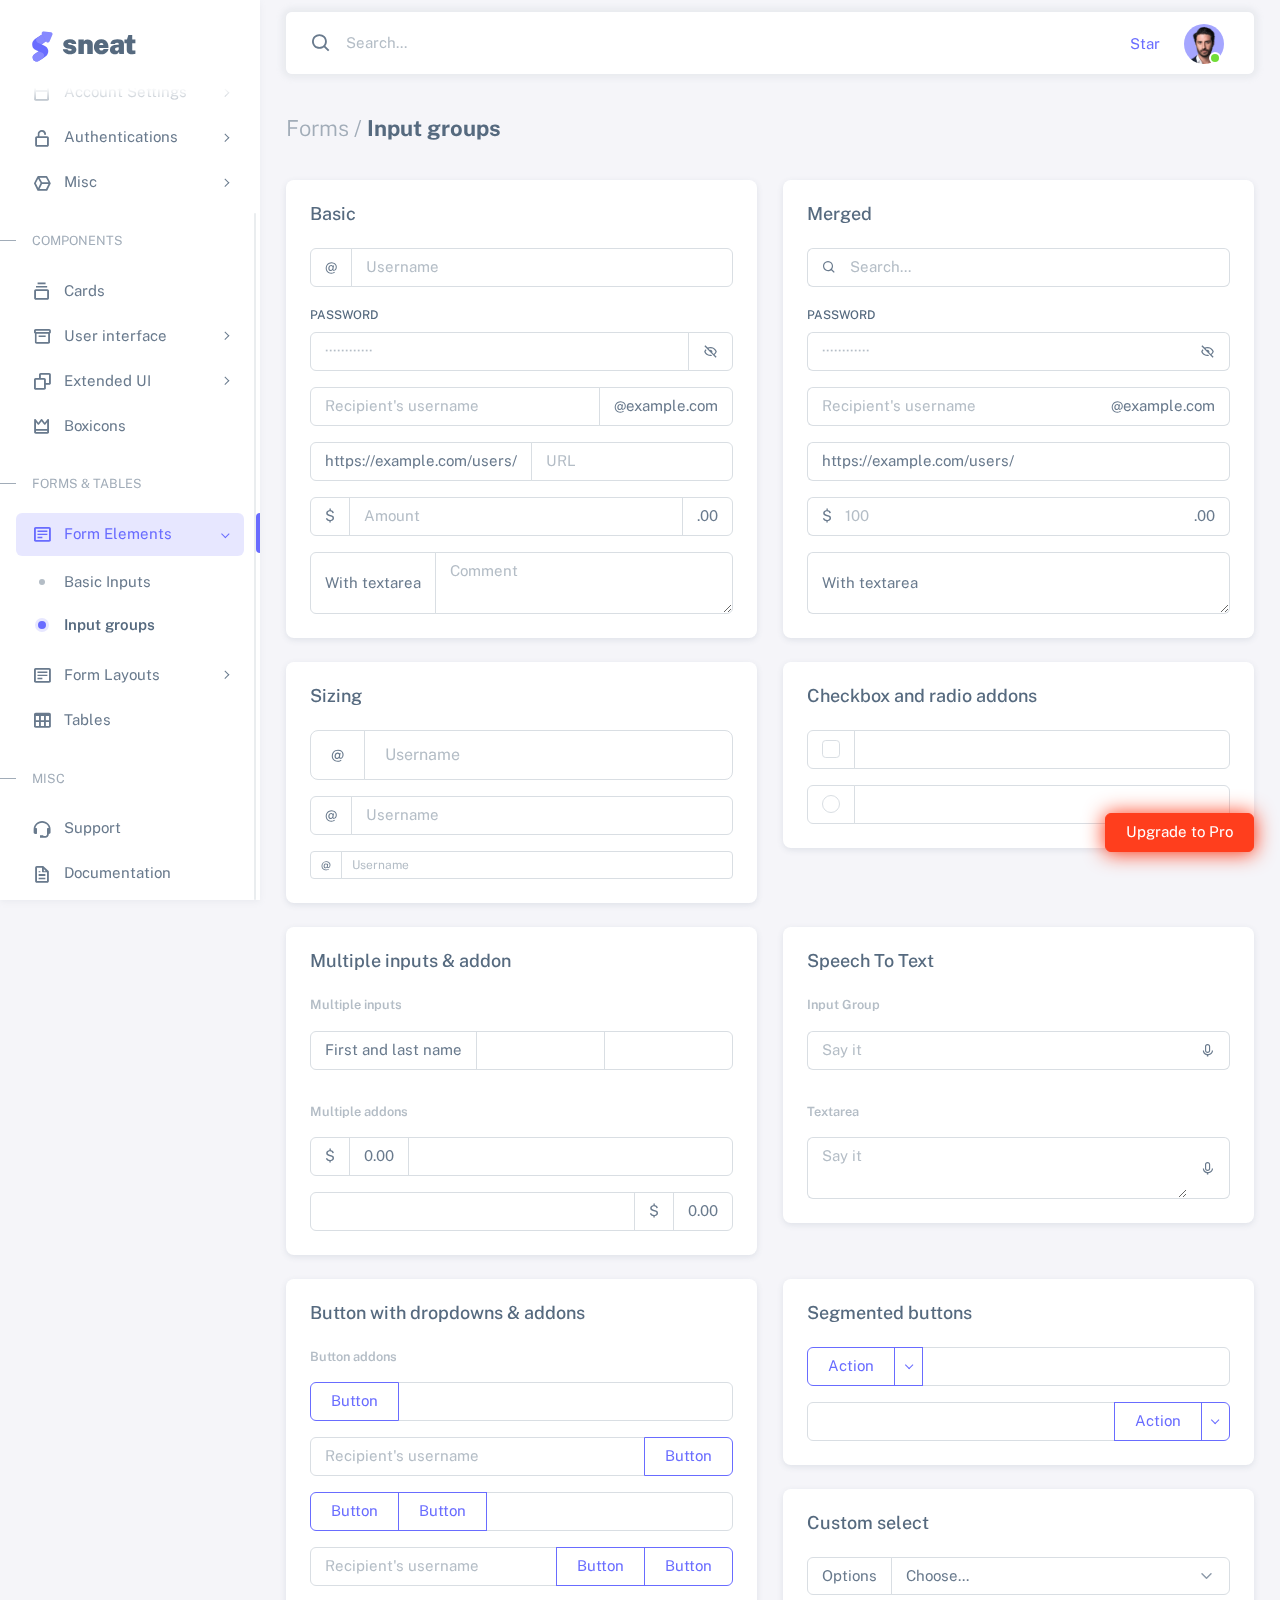
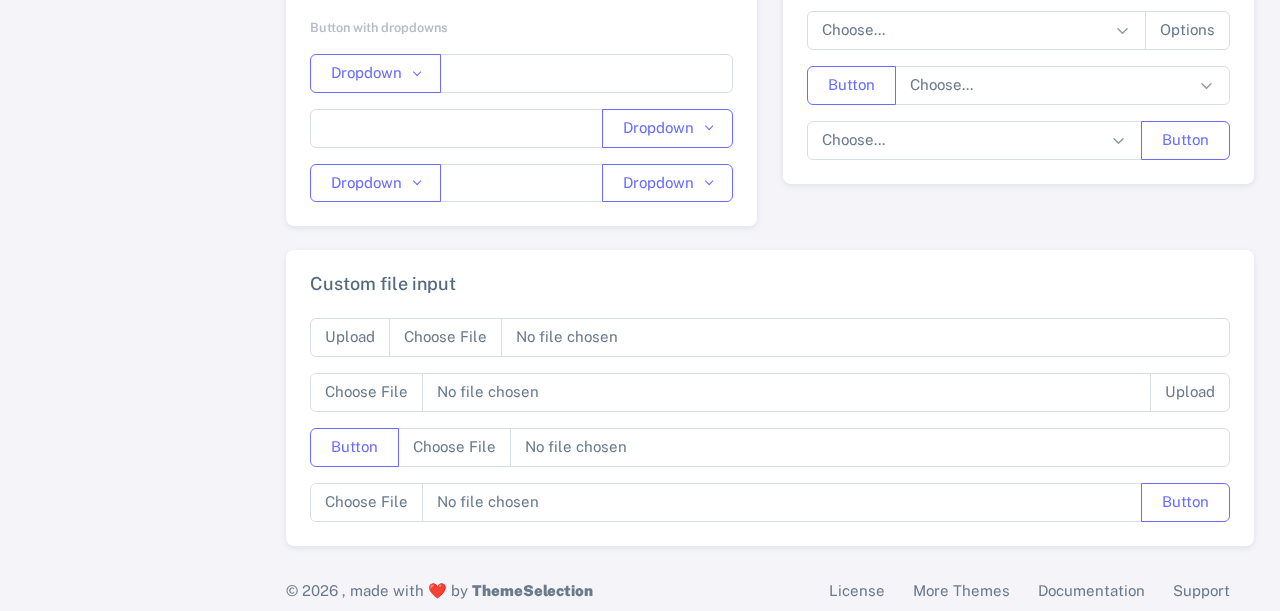
<file: html/forms-input-groups.html>
<!DOCTYPE html>

<!-- =========================================================
* Sneat - Bootstrap 5 HTML Admin Template - Pro | v1.0.0
==============================================================

* Product Page: https://themeselection.com/products/sneat-bootstrap-html-admin-template/
* Created by: ThemeSelection
* License: You must have a valid license purchased in order to legally use the theme for your project.
* Copyright ThemeSelection (https://themeselection.com)

=========================================================
 -->
<!-- beautify ignore:start -->
<html
  lang="en"
  class="light-style layout-menu-fixed"
  dir="ltr"
  data-theme="theme-default"
  data-assets-path="../assets/"
  data-template="vertical-menu-template-free"
>
  <head>
    <meta charset="utf-8" />
    <meta
      name="viewport"
      content="width=device-width, initial-scale=1.0, user-scalable=no, minimum-scale=1.0, maximum-scale=1.0"
    />

    <title>Input groups - Forms | Sneat - Bootstrap 5 HTML Admin Template - Pro</title>

    <meta name="description" content="" />

    <!-- Favicon -->
    <link rel="icon" type="image/x-icon" href="../assets/img/favicon/favicon.ico" />

    <!-- Fonts -->
    <link rel="preconnect" href="https://fonts.googleapis.com" />
    <link rel="preconnect" href="https://fonts.gstatic.com" crossorigin />
    <link
      href="https://fonts.googleapis.com/css2?family=Public+Sans:ital,wght@0,300;0,400;0,500;0,600;0,700;1,300;1,400;1,500;1,600;1,700&display=swap"
      rel="stylesheet"
    />

    <!-- Icons. Uncomment required icon fonts -->
    <link rel="stylesheet" href="../assets/vendor/fonts/boxicons.css" />

    <!-- Core CSS -->
    <link rel="stylesheet" href="../assets/vendor/css/core.css" class="template-customizer-core-css" />
    <link rel="stylesheet" href="../assets/vendor/css/theme-default.css" class="template-customizer-theme-css" />
    <link rel="stylesheet" href="../assets/css/demo.css" />

    <!-- Vendors CSS -->
    <link rel="stylesheet" href="../assets/vendor/libs/perfect-scrollbar/perfect-scrollbar.css" />

    <!-- Page CSS -->

    <!-- Helpers -->
    <script src="../assets/vendor/js/helpers.js"></script>

    <!--! Template customizer & Theme config files MUST be included after core stylesheets and helpers.js in the <head> section -->
    <!--? Config:  Mandatory theme config file contain global vars & default theme options, Set your preferred theme option in this file.  -->
    <script src="../assets/js/config.js"></script>
  </head>

  <body>
    <!-- Layout wrapper -->
    <div class="layout-wrapper layout-content-navbar">
      <div class="layout-container">
        <!-- Menu -->

        <aside id="layout-menu" class="layout-menu menu-vertical menu bg-menu-theme">
          <div class="app-brand demo">
            <a href="index.html" class="app-brand-link">
              <span class="app-brand-logo demo">
                <svg
                  width="25"
                  viewBox="0 0 25 42"
                  version="1.1"
                  xmlns="http://www.w3.org/2000/svg"
                  xmlns:xlink="http://www.w3.org/1999/xlink"
                >
                  <defs>
                    <path
                      d="M13.7918663,0.358365126 L3.39788168,7.44174259 C0.566865006,9.69408886 -0.379795268,12.4788597 0.557900856,15.7960551 C0.68998853,16.2305145 1.09562888,17.7872135 3.12357076,19.2293357 C3.8146334,19.7207684 5.32369333,20.3834223 7.65075054,21.2172976 L7.59773219,21.2525164 L2.63468769,24.5493413 C0.445452254,26.3002124 0.0884951797,28.5083815 1.56381646,31.1738486 C2.83770406,32.8170431 5.20850219,33.2640127 7.09180128,32.5391577 C8.347334,32.0559211 11.4559176,30.0011079 16.4175519,26.3747182 C18.0338572,24.4997857 18.6973423,22.4544883 18.4080071,20.2388261 C17.963753,17.5346866 16.1776345,15.5799961 13.0496516,14.3747546 L10.9194936,13.4715819 L18.6192054,7.984237 L13.7918663,0.358365126 Z"
                      id="path-1"
                    ></path>
                    <path
                      d="M5.47320593,6.00457225 C4.05321814,8.216144 4.36334763,10.0722806 6.40359441,11.5729822 C8.61520715,12.571656 10.0999176,13.2171421 10.8577257,13.5094407 L15.5088241,14.433041 L18.6192054,7.984237 C15.5364148,3.11535317 13.9273018,0.573395879 13.7918663,0.358365126 C13.5790555,0.511491653 10.8061687,2.3935607 5.47320593,6.00457225 Z"
                      id="path-3"
                    ></path>
                    <path
                      d="M7.50063644,21.2294429 L12.3234468,23.3159332 C14.1688022,24.7579751 14.397098,26.4880487 13.008334,28.506154 C11.6195701,30.5242593 10.3099883,31.790241 9.07958868,32.3040991 C5.78142938,33.4346997 4.13234973,34 4.13234973,34 C4.13234973,34 2.75489982,33.0538207 2.37032616e-14,31.1614621 C-0.55822714,27.8186216 -0.55822714,26.0572515 -4.05231404e-15,25.8773518 C0.83734071,25.6075023 2.77988457,22.8248993 3.3049379,22.52991 C3.65497346,22.3332504 5.05353963,21.8997614 7.50063644,21.2294429 Z"
                      id="path-4"
                    ></path>
                    <path
                      d="M20.6,7.13333333 L25.6,13.8 C26.2627417,14.6836556 26.0836556,15.9372583 25.2,16.6 C24.8538077,16.8596443 24.4327404,17 24,17 L14,17 C12.8954305,17 12,16.1045695 12,15 C12,14.5672596 12.1403557,14.1461923 12.4,13.8 L17.4,7.13333333 C18.0627417,6.24967773 19.3163444,6.07059163 20.2,6.73333333 C20.3516113,6.84704183 20.4862915,6.981722 20.6,7.13333333 Z"
                      id="path-5"
                    ></path>
                  </defs>
                  <g id="g-app-brand" stroke="none" stroke-width="1" fill="none" fill-rule="evenodd">
                    <g id="Brand-Logo" transform="translate(-27.000000, -15.000000)">
                      <g id="Icon" transform="translate(27.000000, 15.000000)">
                        <g id="Mask" transform="translate(0.000000, 8.000000)">
                          <mask id="mask-2" fill="white">
                            <use xlink:href="#path-1"></use>
                          </mask>
                          <use fill="#696cff" xlink:href="#path-1"></use>
                          <g id="Path-3" mask="url(#mask-2)">
                            <use fill="#696cff" xlink:href="#path-3"></use>
                            <use fill-opacity="0.2" fill="#FFFFFF" xlink:href="#path-3"></use>
                          </g>
                          <g id="Path-4" mask="url(#mask-2)">
                            <use fill="#696cff" xlink:href="#path-4"></use>
                            <use fill-opacity="0.2" fill="#FFFFFF" xlink:href="#path-4"></use>
                          </g>
                        </g>
                        <g
                          id="Triangle"
                          transform="translate(19.000000, 11.000000) rotate(-300.000000) translate(-19.000000, -11.000000) "
                        >
                          <use fill="#696cff" xlink:href="#path-5"></use>
                          <use fill-opacity="0.2" fill="#FFFFFF" xlink:href="#path-5"></use>
                        </g>
                      </g>
                    </g>
                  </g>
                </svg>
              </span>
              <span class="app-brand-text demo menu-text fw-bolder ms-2">Sneat</span>
            </a>

            <a href="javascript:void(0);" class="layout-menu-toggle menu-link text-large ms-auto d-block d-xl-none">
              <i class="bx bx-chevron-left bx-sm align-middle"></i>
            </a>
          </div>

          <div class="menu-inner-shadow"></div>

          <ul class="menu-inner py-1">
            <!-- Dashboard -->
            <li class="menu-item">
              <a href="index.html" class="menu-link">
                <i class="menu-icon tf-icons bx bx-home-circle"></i>
                <div data-i18n="Analytics">Dashboard</div>
              </a>
            </li>

            <!-- Layouts -->
            <li class="menu-item">
              <a href="javascript:void(0);" class="menu-link menu-toggle">
                <i class="menu-icon tf-icons bx bx-layout"></i>
                <div data-i18n="Layouts">Layouts</div>
              </a>

              <ul class="menu-sub">
                <li class="menu-item">
                  <a href="layouts-without-menu.html" class="menu-link">
                    <div data-i18n="Without menu">Without menu</div>
                  </a>
                </li>
                <li class="menu-item">
                  <a href="layouts-without-navbar.html" class="menu-link">
                    <div data-i18n="Without navbar">Without navbar</div>
                  </a>
                </li>
                <li class="menu-item">
                  <a href="layouts-container.html" class="menu-link">
                    <div data-i18n="Container">Container</div>
                  </a>
                </li>
                <li class="menu-item">
                  <a href="layouts-fluid.html" class="menu-link">
                    <div data-i18n="Fluid">Fluid</div>
                  </a>
                </li>
                <li class="menu-item">
                  <a href="layouts-blank.html" class="menu-link">
                    <div data-i18n="Blank">Blank</div>
                  </a>
                </li>
              </ul>
            </li>

            <li class="menu-header small text-uppercase">
              <span class="menu-header-text">Pages</span>
            </li>
            <li class="menu-item">
              <a href="javascript:void(0);" class="menu-link menu-toggle">
                <i class="menu-icon tf-icons bx bx-dock-top"></i>
                <div data-i18n="Account Settings">Account Settings</div>
              </a>
              <ul class="menu-sub">
                <li class="menu-item">
                  <a href="pages-account-settings-account.html" class="menu-link">
                    <div data-i18n="Account">Account</div>
                  </a>
                </li>
                <li class="menu-item">
                  <a href="pages-account-settings-notifications.html" class="menu-link">
                    <div data-i18n="Notifications">Notifications</div>
                  </a>
                </li>
                <li class="menu-item">
                  <a href="pages-account-settings-connections.html" class="menu-link">
                    <div data-i18n="Connections">Connections</div>
                  </a>
                </li>
              </ul>
            </li>
            <li class="menu-item">
              <a href="javascript:void(0);" class="menu-link menu-toggle">
                <i class="menu-icon tf-icons bx bx-lock-open-alt"></i>
                <div data-i18n="Authentications">Authentications</div>
              </a>
              <ul class="menu-sub">
                <li class="menu-item">
                  <a href="auth-login-basic.html" class="menu-link" target="_blank">
                    <div data-i18n="Basic">Login</div>
                  </a>
                </li>
                <li class="menu-item">
                  <a href="auth-register-basic.html" class="menu-link" target="_blank">
                    <div data-i18n="Basic">Register</div>
                  </a>
                </li>
                <li class="menu-item">
                  <a href="auth-forgot-password-basic.html" class="menu-link" target="_blank">
                    <div data-i18n="Basic">Forgot Password</div>
                  </a>
                </li>
              </ul>
            </li>
            <li class="menu-item">
              <a href="javascript:void(0);" class="menu-link menu-toggle">
                <i class="menu-icon tf-icons bx bx-cube-alt"></i>
                <div data-i18n="Misc">Misc</div>
              </a>
              <ul class="menu-sub">
                <li class="menu-item">
                  <a href="pages-misc-error.html" class="menu-link">
                    <div data-i18n="Error">Error</div>
                  </a>
                </li>
                <li class="menu-item">
                  <a href="pages-misc-under-maintenance.html" class="menu-link">
                    <div data-i18n="Under Maintenance">Under Maintenance</div>
                  </a>
                </li>
              </ul>
            </li>
            <!-- Components -->
            <li class="menu-header small text-uppercase"><span class="menu-header-text">Components</span></li>
            <!-- Cards -->
            <li class="menu-item">
              <a href="cards-basic.html" class="menu-link">
                <i class="menu-icon tf-icons bx bx-collection"></i>
                <div data-i18n="Basic">Cards</div>
              </a>
            </li>
            <!-- User interface -->
            <li class="menu-item">
              <a href="javascript:void(0)" class="menu-link menu-toggle">
                <i class="menu-icon tf-icons bx bx-box"></i>
                <div data-i18n="User interface">User interface</div>
              </a>
              <ul class="menu-sub">
                <li class="menu-item">
                  <a href="ui-accordion.html" class="menu-link">
                    <div data-i18n="Accordion">Accordion</div>
                  </a>
                </li>
                <li class="menu-item">
                  <a href="ui-alerts.html" class="menu-link">
                    <div data-i18n="Alerts">Alerts</div>
                  </a>
                </li>
                <li class="menu-item">
                  <a href="ui-badges.html" class="menu-link">
                    <div data-i18n="Badges">Badges</div>
                  </a>
                </li>
                <li class="menu-item">
                  <a href="ui-buttons.html" class="menu-link">
                    <div data-i18n="Buttons">Buttons</div>
                  </a>
                </li>
                <li class="menu-item">
                  <a href="ui-carousel.html" class="menu-link">
                    <div data-i18n="Carousel">Carousel</div>
                  </a>
                </li>
                <li class="menu-item">
                  <a href="ui-collapse.html" class="menu-link">
                    <div data-i18n="Collapse">Collapse</div>
                  </a>
                </li>
                <li class="menu-item">
                  <a href="ui-dropdowns.html" class="menu-link">
                    <div data-i18n="Dropdowns">Dropdowns</div>
                  </a>
                </li>
                <li class="menu-item">
                  <a href="ui-footer.html" class="menu-link">
                    <div data-i18n="Footer">Footer</div>
                  </a>
                </li>
                <li class="menu-item">
                  <a href="ui-list-groups.html" class="menu-link">
                    <div data-i18n="List Groups">List groups</div>
                  </a>
                </li>
                <li class="menu-item">
                  <a href="ui-modals.html" class="menu-link">
                    <div data-i18n="Modals">Modals</div>
                  </a>
                </li>
                <li class="menu-item">
                  <a href="ui-navbar.html" class="menu-link">
                    <div data-i18n="Navbar">Navbar</div>
                  </a>
                </li>
                <li class="menu-item">
                  <a href="ui-offcanvas.html" class="menu-link">
                    <div data-i18n="Offcanvas">Offcanvas</div>
                  </a>
                </li>
                <li class="menu-item">
                  <a href="ui-pagination-breadcrumbs.html" class="menu-link">
                    <div data-i18n="Pagination &amp; Breadcrumbs">Pagination &amp; Breadcrumbs</div>
                  </a>
                </li>
                <li class="menu-item">
                  <a href="ui-progress.html" class="menu-link">
                    <div data-i18n="Progress">Progress</div>
                  </a>
                </li>
                <li class="menu-item">
                  <a href="ui-spinners.html" class="menu-link">
                    <div data-i18n="Spinners">Spinners</div>
                  </a>
                </li>
                <li class="menu-item">
                  <a href="ui-tabs-pills.html" class="menu-link">
                    <div data-i18n="Tabs &amp; Pills">Tabs &amp; Pills</div>
                  </a>
                </li>
                <li class="menu-item">
                  <a href="ui-toasts.html" class="menu-link">
                    <div data-i18n="Toasts">Toasts</div>
                  </a>
                </li>
                <li class="menu-item">
                  <a href="ui-tooltips-popovers.html" class="menu-link">
                    <div data-i18n="Tooltips & Popovers">Tooltips &amp; popovers</div>
                  </a>
                </li>
                <li class="menu-item">
                  <a href="ui-typography.html" class="menu-link">
                    <div data-i18n="Typography">Typography</div>
                  </a>
                </li>
              </ul>
            </li>

            <!-- Extended components -->
            <li class="menu-item">
              <a href="javascript:void(0)" class="menu-link menu-toggle">
                <i class="menu-icon tf-icons bx bx-copy"></i>
                <div data-i18n="Extended UI">Extended UI</div>
              </a>
              <ul class="menu-sub">
                <li class="menu-item">
                  <a href="extended-ui-perfect-scrollbar.html" class="menu-link">
                    <div data-i18n="Perfect Scrollbar">Perfect scrollbar</div>
                  </a>
                </li>
                <li class="menu-item">
                  <a href="extended-ui-text-divider.html" class="menu-link">
                    <div data-i18n="Text Divider">Text Divider</div>
                  </a>
                </li>
              </ul>
            </li>

            <li class="menu-item">
              <a href="icons-boxicons.html" class="menu-link">
                <i class="menu-icon tf-icons bx bx-crown"></i>
                <div data-i18n="Boxicons">Boxicons</div>
              </a>
            </li>

            <!-- Forms & Tables -->
            <li class="menu-header small text-uppercase"><span class="menu-header-text">Forms &amp; Tables</span></li>
            <!-- Forms -->
            <li class="menu-item active open">
              <a href="javascript:void(0);" class="menu-link menu-toggle">
                <i class="menu-icon tf-icons bx bx-detail"></i>
                <div data-i18n="Form Elements">Form Elements</div>
              </a>
              <ul class="menu-sub">
                <li class="menu-item">
                  <a href="forms-basic-inputs.html" class="menu-link">
                    <div data-i18n="Basic Inputs">Basic Inputs</div>
                  </a>
                </li>
                <li class="menu-item active">
                  <a href="forms-input-groups.html" class="menu-link">
                    <div data-i18n="Input groups">Input groups</div>
                  </a>
                </li>
              </ul>
            </li>
            <li class="menu-item">
              <a href="javascript:void(0);" class="menu-link menu-toggle">
                <i class="menu-icon tf-icons bx bx-detail"></i>
                <div data-i18n="Form Layouts">Form Layouts</div>
              </a>
              <ul class="menu-sub">
                <li class="menu-item">
                  <a href="form-layouts-vertical.html" class="menu-link">
                    <div data-i18n="Vertical Form">Vertical Form</div>
                  </a>
                </li>
                <li class="menu-item">
                  <a href="form-layouts-horizontal.html" class="menu-link">
                    <div data-i18n="Horizontal Form">Horizontal Form</div>
                  </a>
                </li>
              </ul>
            </li>
            <!-- Tables -->
            <li class="menu-item">
              <a href="tables-basic.html" class="menu-link">
                <i class="menu-icon tf-icons bx bx-table"></i>
                <div data-i18n="Tables">Tables</div>
              </a>
            </li>
            <!-- Misc -->
            <li class="menu-header small text-uppercase"><span class="menu-header-text">Misc</span></li>
            <li class="menu-item">
              <a
                href="https://github.com/themeselection/sneat-html-admin-template-free/issues"
                target="_blank"
                class="menu-link"
              >
                <i class="menu-icon tf-icons bx bx-support"></i>
                <div data-i18n="Support">Support</div>
              </a>
            </li>
            <li class="menu-item">
              <a
                href="https://themeselection.com/demo/sneat-bootstrap-html-admin-template/documentation/"
                target="_blank"
                class="menu-link"
              >
                <i class="menu-icon tf-icons bx bx-file"></i>
                <div data-i18n="Documentation">Documentation</div>
              </a>
            </li>
          </ul>
        </aside>
        <!-- / Menu -->

        <!-- Layout container -->
        <div class="layout-page">
          <!-- Navbar -->

          <nav
            class="layout-navbar container-xxl navbar navbar-expand-xl navbar-detached align-items-center bg-navbar-theme"
            id="layout-navbar"
          >
            <div class="layout-menu-toggle navbar-nav align-items-xl-center me-3 me-xl-0 d-xl-none">
              <a class="nav-item nav-link px-0 me-xl-4" href="javascript:void(0)">
                <i class="bx bx-menu bx-sm"></i>
              </a>
            </div>

            <div class="navbar-nav-right d-flex align-items-center" id="navbar-collapse">
              <!-- Search -->
              <div class="navbar-nav align-items-center">
                <div class="nav-item d-flex align-items-center">
                  <i class="bx bx-search fs-4 lh-0"></i>
                  <input
                    type="text"
                    class="form-control border-0 shadow-none"
                    placeholder="Search..."
                    aria-label="Search..."
                  />
                </div>
              </div>
              <!-- /Search -->

              <ul class="navbar-nav flex-row align-items-center ms-auto">
                <!-- Place this tag where you want the button to render. -->
                <li class="nav-item lh-1 me-3">
                  <a
                    class="github-button"
                    href="https://github.com/themeselection/sneat-html-admin-template-free"
                    data-icon="octicon-star"
                    data-size="large"
                    data-show-count="true"
                    aria-label="Star themeselection/sneat-html-admin-template-free on GitHub"
                    >Star</a
                  >
                </li>

                <!-- User -->
                <li class="nav-item navbar-dropdown dropdown-user dropdown">
                  <a class="nav-link dropdown-toggle hide-arrow" href="javascript:void(0);" data-bs-toggle="dropdown">
                    <div class="avatar avatar-online">
                      <img src="../assets/img/avatars/1.png" alt class="w-px-40 h-auto rounded-circle" />
                    </div>
                  </a>
                  <ul class="dropdown-menu dropdown-menu-end">
                    <li>
                      <a class="dropdown-item" href="#">
                        <div class="d-flex">
                          <div class="flex-shrink-0 me-3">
                            <div class="avatar avatar-online">
                              <img src="../assets/img/avatars/1.png" alt class="w-px-40 h-auto rounded-circle" />
                            </div>
                          </div>
                          <div class="flex-grow-1">
                            <span class="fw-semibold d-block">John Doe</span>
                            <small class="text-muted">Admin</small>
                          </div>
                        </div>
                      </a>
                    </li>
                    <li>
                      <div class="dropdown-divider"></div>
                    </li>
                    <li>
                      <a class="dropdown-item" href="#">
                        <i class="bx bx-user me-2"></i>
                        <span class="align-middle">My Profile</span>
                      </a>
                    </li>
                    <li>
                      <a class="dropdown-item" href="#">
                        <i class="bx bx-cog me-2"></i>
                        <span class="align-middle">Settings</span>
                      </a>
                    </li>
                    <li>
                      <a class="dropdown-item" href="#">
                        <span class="d-flex align-items-center align-middle">
                          <i class="flex-shrink-0 bx bx-credit-card me-2"></i>
                          <span class="flex-grow-1 align-middle">Billing</span>
                          <span class="flex-shrink-0 badge badge-center rounded-pill bg-danger w-px-20 h-px-20">4</span>
                        </span>
                      </a>
                    </li>
                    <li>
                      <div class="dropdown-divider"></div>
                    </li>
                    <li>
                      <a class="dropdown-item" href="auth-login-basic.html">
                        <i class="bx bx-power-off me-2"></i>
                        <span class="align-middle">Log Out</span>
                      </a>
                    </li>
                  </ul>
                </li>
                <!--/ User -->
              </ul>
            </div>
          </nav>

          <!-- / Navbar -->

          <!-- Content wrapper -->
          <div class="content-wrapper">
            <!-- Content -->

            <div class="container-xxl flex-grow-1 container-p-y">
              <h4 class="fw-bold py-3 mb-4"><span class="text-muted fw-light">Forms /</span> Input groups</h4>

              <div class="row">
                <!-- Basic -->
                <div class="col-md-6">
                  <div class="card mb-4">
                    <h5 class="card-header">Basic</h5>
                    <div class="card-body demo-vertical-spacing demo-only-element">
                      <div class="input-group">
                        <span class="input-group-text" id="basic-addon11">@</span>
                        <input
                          type="text"
                          class="form-control"
                          placeholder="Username"
                          aria-label="Username"
                          aria-describedby="basic-addon11"
                        />
                      </div>

                      <div class="form-password-toggle">
                        <label class="form-label" for="basic-default-password12">Password</label>
                        <div class="input-group">
                          <input
                            type="password"
                            class="form-control"
                            id="basic-default-password12"
                            placeholder="&#xb7;&#xb7;&#xb7;&#xb7;&#xb7;&#xb7;&#xb7;&#xb7;&#xb7;&#xb7;&#xb7;&#xb7;"
                            aria-describedby="basic-default-password2"
                          />
                          <span id="basic-default-password2" class="input-group-text cursor-pointer"
                            ><i class="bx bx-hide"></i
                          ></span>
                        </div>
                      </div>

                      <div class="input-group">
                        <input
                          type="text"
                          class="form-control"
                          placeholder="Recipient's username"
                          aria-label="Recipient's username"
                          aria-describedby="basic-addon13"
                        />
                        <span class="input-group-text" id="basic-addon13">@example.com</span>
                      </div>

                      <div class="input-group">
                        <span class="input-group-text" id="basic-addon14">https://example.com/users/</span>
                        <input
                          type="text"
                          class="form-control"
                          placeholder="URL"
                          id="basic-url1"
                          aria-describedby="basic-addon14"
                        />
                      </div>

                      <div class="input-group">
                        <span class="input-group-text">$</span>
                        <input
                          type="text"
                          class="form-control"
                          placeholder="Amount"
                          aria-label="Amount (to the nearest dollar)"
                        />
                        <span class="input-group-text">.00</span>
                      </div>

                      <div class="input-group">
                        <span class="input-group-text">With textarea</span>
                        <textarea class="form-control" aria-label="With textarea" placeholder="Comment"></textarea>
                      </div>
                    </div>
                  </div>
                </div>

                <!-- Merged -->
                <div class="col-md-6">
                  <div class="card mb-4">
                    <h5 class="card-header">Merged</h5>
                    <div class="card-body demo-vertical-spacing demo-only-element">
                      <div class="input-group input-group-merge">
                        <span class="input-group-text" id="basic-addon-search31"><i class="bx bx-search"></i></span>
                        <input
                          type="text"
                          class="form-control"
                          placeholder="Search..."
                          aria-label="Search..."
                          aria-describedby="basic-addon-search31"
                        />
                      </div>

                      <div class="form-password-toggle">
                        <label class="form-label" for="basic-default-password32">Password</label>
                        <div class="input-group input-group-merge">
                          <input
                            type="password"
                            class="form-control"
                            id="basic-default-password32"
                            placeholder="&#xb7;&#xb7;&#xb7;&#xb7;&#xb7;&#xb7;&#xb7;&#xb7;&#xb7;&#xb7;&#xb7;&#xb7;"
                            aria-describedby="basic-default-password"
                          />
                          <span class="input-group-text cursor-pointer" id="basic-default-password"
                            ><i class="bx bx-hide"></i
                          ></span>
                        </div>
                      </div>

                      <div class="input-group input-group-merge">
                        <input
                          type="text"
                          class="form-control"
                          placeholder="Recipient's username"
                          aria-label="Recipient's username"
                          aria-describedby="basic-addon33"
                        />
                        <span class="input-group-text" id="basic-addon33">@example.com</span>
                      </div>

                      <div class="input-group input-group-merge">
                        <span class="input-group-text" id="basic-addon34">https://example.com/users/</span>
                        <input type="text" class="form-control" id="basic-url3" aria-describedby="basic-addon34" />
                      </div>

                      <div class="input-group input-group-merge">
                        <span class="input-group-text">$</span>
                        <input
                          type="text"
                          class="form-control"
                          placeholder="100"
                          aria-label="Amount (to the nearest dollar)"
                        />
                        <span class="input-group-text">.00</span>
                      </div>

                      <div class="input-group input-group-merge">
                        <span class="input-group-text">With textarea</span>
                        <textarea class="form-control" aria-label="With textarea"></textarea>
                      </div>
                    </div>
                  </div>
                </div>

                <!-- Sizing -->
                <div class="col-md-6">
                  <div class="card mb-4">
                    <h5 class="card-header">Sizing</h5>
                    <div class="card-body demo-vertical-spacing demo-only-element">
                      <div class="input-group input-group-lg">
                        <span class="input-group-text">@</span>
                        <input type="text" class="form-control" placeholder="Username" />
                      </div>

                      <div class="input-group">
                        <span class="input-group-text">@</span>
                        <input type="text" class="form-control" placeholder="Username" />
                      </div>

                      <div class="input-group input-group-sm">
                        <span class="input-group-text">@</span>
                        <input type="text" class="form-control" placeholder="Username" />
                      </div>
                    </div>
                  </div>
                </div>
                <!-- Checkbox and radio addons -->
                <div class="col-md-6">
                  <div class="card mb-4">
                    <h5 class="card-header">Checkbox and radio addons</h5>
                    <div class="card-body demo-vertical-spacing demo-only-element">
                      <div class="input-group">
                        <div class="input-group-text">
                          <input
                            class="form-check-input mt-0"
                            type="checkbox"
                            value=""
                            aria-label="Checkbox for following text input"
                          />
                        </div>
                        <input type="text" class="form-control" aria-label="Text input with checkbox" />
                      </div>

                      <div class="input-group">
                        <div class="input-group-text">
                          <input
                            class="form-check-input mt-0"
                            type="radio"
                            value=""
                            aria-label="Radio button for following text input"
                          />
                        </div>
                        <input type="text" class="form-control" aria-label="Text input with radio button" />
                      </div>
                    </div>
                  </div>
                </div>
              </div>

              <div class="row">
                <!-- Multiple inputs & addon -->
                <div class="col-md-6">
                  <div class="card mb-4">
                    <h5 class="card-header">Multiple inputs & addon</h5>

                    <div class="card-body demo-vertical-spacing demo-only-element">
                      <small class="text-light fw-semibold d-block">Multiple inputs</small>
                      <div class="input-group">
                        <span class="input-group-text">First and last name</span>
                        <input type="text" aria-label="First name" class="form-control" />
                        <input type="text" aria-label="Last name" class="form-control" />
                      </div>

                      <small class="text-light fw-semibold d-block pt-3">Multiple addons</small>
                      <div class="input-group">
                        <span class="input-group-text">$</span>
                        <span class="input-group-text">0.00</span>
                        <input
                          type="text"
                          class="form-control"
                          aria-label="Dollar amount (with dot and two decimal places)"
                        />
                      </div>

                      <div class="input-group">
                        <input
                          type="text"
                          class="form-control"
                          aria-label="Dollar amount (with dot and two decimal places)"
                        />
                        <span class="input-group-text">$</span>
                        <span class="input-group-text">0.00</span>
                      </div>
                    </div>
                  </div>
                </div>
                <!-- Speech To Text -->
                <div class="col-md-6">
                  <div class="card mb-4">
                    <h5 class="card-header">Speech To Text</h5>
                    <div class="card-body demo-vertical-spacing demo-only-element">
                      <small class="text-light fw-semibold d-block">Input Group</small>

                      <div class="input-group input-group-merge speech-to-text">
                        <input
                          type="text"
                          class="form-control"
                          placeholder="Say it"
                          aria-describedby="text-to-speech-addon"
                        />
                        <span class="input-group-text" id="text-to-speech-addon">
                          <i class="bx bx-microphone cursor-pointer text-to-speech-toggle"></i>
                        </span>
                      </div>

                      <small class="text-light fw-semibold d-block pt-3">Textarea</small>

                      <div class="input-group input-group-merge speech-to-text">
                        <textarea class="form-control" placeholder="Say it" rows="2"></textarea>
                        <span class="input-group-text">
                          <i class="bx bx-microphone cursor-pointer text-to-speech-toggle"></i>
                        </span>
                      </div>
                    </div>
                  </div>
                </div>
              </div>

              <!-- Button with dropdowns & addons -->
              <div class="row">
                <div class="col-md-6">
                  <div class="card mb-4">
                    <h5 class="card-header">Button with dropdowns & addons</h5>
                    <div class="card-body demo-vertical-spacing demo-only-element">
                      <small class="text-light fw-semibold d-block">Button addons</small>
                      <div class="input-group">
                        <button class="btn btn-outline-primary" type="button" id="button-addon1">Button</button>
                        <input
                          type="text"
                          class="form-control"
                          placeholder=""
                          aria-label="Example text with button addon"
                          aria-describedby="button-addon1"
                        />
                      </div>

                      <div class="input-group">
                        <input
                          type="text"
                          class="form-control"
                          placeholder="Recipient's username"
                          aria-label="Recipient's username"
                          aria-describedby="button-addon2"
                        />
                        <button class="btn btn-outline-primary" type="button" id="button-addon2">Button</button>
                      </div>

                      <div class="input-group">
                        <button class="btn btn-outline-primary" type="button">Button</button>
                        <button class="btn btn-outline-primary" type="button">Button</button>
                        <input
                          type="text"
                          class="form-control"
                          placeholder=""
                          aria-label="Example text with two button addons"
                        />
                      </div>

                      <div class="input-group">
                        <input
                          type="text"
                          class="form-control"
                          placeholder="Recipient's username"
                          aria-label="Recipient's username with two button addons"
                        />
                        <button class="btn btn-outline-primary" type="button">Button</button>
                        <button class="btn btn-outline-primary" type="button">Button</button>
                      </div>

                      <small class="text-light fw-semibold d-block pt-3">Button with dropdowns</small>
                      <div class="input-group">
                        <button
                          class="btn btn-outline-primary dropdown-toggle"
                          type="button"
                          data-bs-toggle="dropdown"
                          aria-expanded="false"
                        >
                          Dropdown
                        </button>
                        <ul class="dropdown-menu">
                          <li><a class="dropdown-item" href="javascript:void(0);">Action</a></li>
                          <li><a class="dropdown-item" href="javascript:void(0);">Another action</a></li>
                          <li><a class="dropdown-item" href="javascript:void(0);">Something else here</a></li>
                          <li>
                            <hr class="dropdown-divider" />
                          </li>
                          <li><a class="dropdown-item" href="javascript:void(0);">Separated link</a></li>
                        </ul>
                        <input type="text" class="form-control" aria-label="Text input with dropdown button" />
                      </div>

                      <div class="input-group">
                        <input type="text" class="form-control" aria-label="Text input with dropdown button" />
                        <button
                          class="btn btn-outline-primary dropdown-toggle"
                          type="button"
                          data-bs-toggle="dropdown"
                          aria-expanded="false"
                        >
                          Dropdown
                        </button>
                        <ul class="dropdown-menu dropdown-menu-end">
                          <li><a class="dropdown-item" href="javascript:void(0);">Action</a></li>
                          <li><a class="dropdown-item" href="javascript:void(0);">Another action</a></li>
                          <li><a class="dropdown-item" href="javascript:void(0);">Something else here</a></li>
                          <li>
                            <hr class="dropdown-divider" />
                          </li>
                          <li><a class="dropdown-item" href="javascript:void(0);">Separated link</a></li>
                        </ul>
                      </div>

                      <div class="input-group">
                        <button
                          class="btn btn-outline-primary dropdown-toggle"
                          type="button"
                          data-bs-toggle="dropdown"
                          aria-expanded="false"
                        >
                          Dropdown
                        </button>
                        <ul class="dropdown-menu">
                          <li><a class="dropdown-item" href="javascript:void(0);">Action before</a></li>
                          <li><a class="dropdown-item" href="javascript:void(0);">Another action before</a></li>
                          <li><a class="dropdown-item" href="javascript:void(0);">Something else here</a></li>
                          <li>
                            <hr class="dropdown-divider" />
                          </li>
                          <li><a class="dropdown-item" href="javascript:void(0);">Separated link</a></li>
                        </ul>
                        <input type="text" class="form-control" aria-label="Text input with 2 dropdown buttons" />
                        <button
                          class="btn btn-outline-primary dropdown-toggle"
                          type="button"
                          data-bs-toggle="dropdown"
                          aria-expanded="false"
                        >
                          Dropdown
                        </button>
                        <ul class="dropdown-menu dropdown-menu-end">
                          <li><a class="dropdown-item" href="javascript:void(0);">Action</a></li>
                          <li><a class="dropdown-item" href="javascript:void(0);">Another action</a></li>
                          <li><a class="dropdown-item" href="javascript:void(0);">Something else here</a></li>
                          <li>
                            <hr class="dropdown-divider" />
                          </li>
                          <li><a class="dropdown-item" href="javascript:void(0);">Separated link</a></li>
                        </ul>
                      </div>
                    </div>
                  </div>
                </div>

                <div class="col-md-6">
                  <!-- Segmented buttons -->
                  <div class="row">
                    <div class="col-12">
                      <div class="card mb-4">
                        <h5 class="card-header">Segmented buttons</h5>
                        <div class="card-body demo-vertical-spacing demo-only-element">
                          <div class="input-group">
                            <button type="button" class="btn btn-outline-primary">Action</button>
                            <button
                              type="button"
                              class="btn btn-outline-primary dropdown-toggle dropdown-toggle-split"
                              data-bs-toggle="dropdown"
                              aria-expanded="false"
                            >
                              <span class="visually-hidden">Toggle Dropdown</span>
                            </button>
                            <ul class="dropdown-menu">
                              <li><a class="dropdown-item" href="javascript:void(0);">Action</a></li>
                              <li><a class="dropdown-item" href="javascript:void(0);">Another action</a></li>
                              <li><a class="dropdown-item" href="javascript:void(0);">Something else here</a></li>
                              <li>
                                <hr class="dropdown-divider" />
                              </li>
                              <li><a class="dropdown-item" href="javascript:void(0);">Separated link</a></li>
                            </ul>
                            <input
                              type="text"
                              class="form-control"
                              aria-label="Text input with segmented dropdown button"
                            />
                          </div>

                          <div class="input-group">
                            <input
                              type="text"
                              class="form-control"
                              aria-label="Text input with segmented dropdown button"
                            />
                            <button type="button" class="btn btn-outline-primary">Action</button>
                            <button
                              type="button"
                              class="btn btn-outline-primary dropdown-toggle dropdown-toggle-split"
                              data-bs-toggle="dropdown"
                              aria-expanded="false"
                            >
                              <span class="visually-hidden">Toggle Dropdown</span>
                            </button>
                            <ul class="dropdown-menu dropdown-menu-end">
                              <li><a class="dropdown-item" href="javascript:void(0);">Action</a></li>
                              <li><a class="dropdown-item" href="javascript:void(0);">Another action</a></li>
                              <li><a class="dropdown-item" href="javascript:void(0);">Something else here</a></li>
                              <li>
                                <hr class="dropdown-divider" />
                              </li>
                              <li><a class="dropdown-item" href="javascript:void(0);">Separated link</a></li>
                            </ul>
                          </div>
                        </div>
                      </div>
                    </div>
                  </div>

                  <!-- Custom select -->
                  <div class="row">
                    <div class="col-12">
                      <div class="card mb-4">
                        <h5 class="card-header">Custom select</h5>
                        <div class="card-body demo-vertical-spacing demo-only-element">
                          <div class="input-group">
                            <label class="input-group-text" for="inputGroupSelect01">Options</label>
                            <select class="form-select" id="inputGroupSelect01">
                              <option selected>Choose...</option>
                              <option value="1">One</option>
                              <option value="2">Two</option>
                              <option value="3">Three</option>
                            </select>
                          </div>

                          <div class="input-group">
                            <select class="form-select" id="inputGroupSelect02">
                              <option selected>Choose...</option>
                              <option value="1">One</option>
                              <option value="2">Two</option>
                              <option value="3">Three</option>
                            </select>
                            <label class="input-group-text" for="inputGroupSelect02">Options</label>
                          </div>

                          <div class="input-group">
                            <button class="btn btn-outline-primary" type="button">Button</button>
                            <select
                              class="form-select"
                              id="inputGroupSelect03"
                              aria-label="Example select with button addon"
                            >
                              <option selected>Choose...</option>
                              <option value="1">One</option>
                              <option value="2">Two</option>
                              <option value="3">Three</option>
                            </select>
                          </div>

                          <div class="input-group">
                            <select
                              class="form-select"
                              id="inputGroupSelect04"
                              aria-label="Example select with button addon"
                            >
                              <option selected>Choose...</option>
                              <option value="1">One</option>
                              <option value="2">Two</option>
                              <option value="3">Three</option>
                            </select>
                            <button class="btn btn-outline-primary" type="button">Button</button>
                          </div>
                        </div>
                      </div>
                    </div>
                  </div>
                </div>
              </div>

              <!-- Custom file input -->
              <div class="row">
                <div class="col-12">
                  <div class="card">
                    <h5 class="card-header">Custom file input</h5>
                    <div class="card-body demo-vertical-spacing demo-only-element">
                      <div class="input-group">
                        <label class="input-group-text" for="inputGroupFile01">Upload</label>
                        <input type="file" class="form-control" id="inputGroupFile01" />
                      </div>

                      <div class="input-group">
                        <input type="file" class="form-control" id="inputGroupFile02" />
                        <label class="input-group-text" for="inputGroupFile02">Upload</label>
                      </div>

                      <div class="input-group">
                        <button class="btn btn-outline-primary" type="button" id="inputGroupFileAddon03">Button</button>
                        <input
                          type="file"
                          class="form-control"
                          id="inputGroupFile03"
                          aria-describedby="inputGroupFileAddon03"
                          aria-label="Upload"
                        />
                      </div>

                      <div class="input-group">
                        <input
                          type="file"
                          class="form-control"
                          id="inputGroupFile04"
                          aria-describedby="inputGroupFileAddon04"
                          aria-label="Upload"
                        />
                        <button class="btn btn-outline-primary" type="button" id="inputGroupFileAddon04">Button</button>
                      </div>
                    </div>
                  </div>
                </div>
              </div>
            </div>
            <!-- / Content -->

            <!-- Footer -->
            <footer class="content-footer footer bg-footer-theme">
              <div class="container-xxl d-flex flex-wrap justify-content-between py-2 flex-md-row flex-column">
                <div class="mb-2 mb-md-0">
                  ©
                  <script>
                    document.write(new Date().getFullYear());
                  </script>
                  , made with ❤️ by
                  <a href="https://themeselection.com" target="_blank" class="footer-link fw-bolder">ThemeSelection</a>
                </div>
                <div>
                  <a href="https://themeselection.com/license/" class="footer-link me-4" target="_blank">License</a>
                  <a href="https://themeselection.com/" target="_blank" class="footer-link me-4">More Themes</a>

                  <a
                    href="https://themeselection.com/demo/sneat-bootstrap-html-admin-template/documentation/"
                    target="_blank"
                    class="footer-link me-4"
                    >Documentation</a
                  >

                  <a
                    href="https://github.com/themeselection/sneat-html-admin-template-free/issues"
                    target="_blank"
                    class="footer-link me-4"
                    >Support</a
                  >
                </div>
              </div>
            </footer>
            <!-- / Footer -->

            <div class="content-backdrop fade"></div>
          </div>
          <!-- Content wrapper -->
        </div>
        <!-- / Layout page -->
      </div>

      <!-- Overlay -->
      <div class="layout-overlay layout-menu-toggle"></div>
    </div>
    <!-- / Layout wrapper -->

    <div class="buy-now">
      <a
        href="https://themeselection.com/products/sneat-bootstrap-html-admin-template/"
        target="_blank"
        class="btn btn-danger btn-buy-now"
        >Upgrade to Pro</a
      >
    </div>

    <!-- Core JS -->
    <!-- build:js assets/vendor/js/core.js -->
    <script src="../assets/vendor/libs/jquery/jquery.js"></script>
    <script src="../assets/vendor/libs/popper/popper.js"></script>
    <script src="../assets/vendor/js/bootstrap.js"></script>
    <script src="../assets/vendor/libs/perfect-scrollbar/perfect-scrollbar.js"></script>

    <script src="../assets/vendor/js/menu.js"></script>
    <!-- endbuild -->

    <!-- Vendors JS -->

    <!-- Main JS -->
    <script src="../assets/js/main.js"></script>

    <!-- Page JS -->

    <!-- Place this tag in your head or just before your close body tag. -->
    <script async defer src="https://buttons.github.io/buttons.js"></script>
  </body>
</html>
</file>
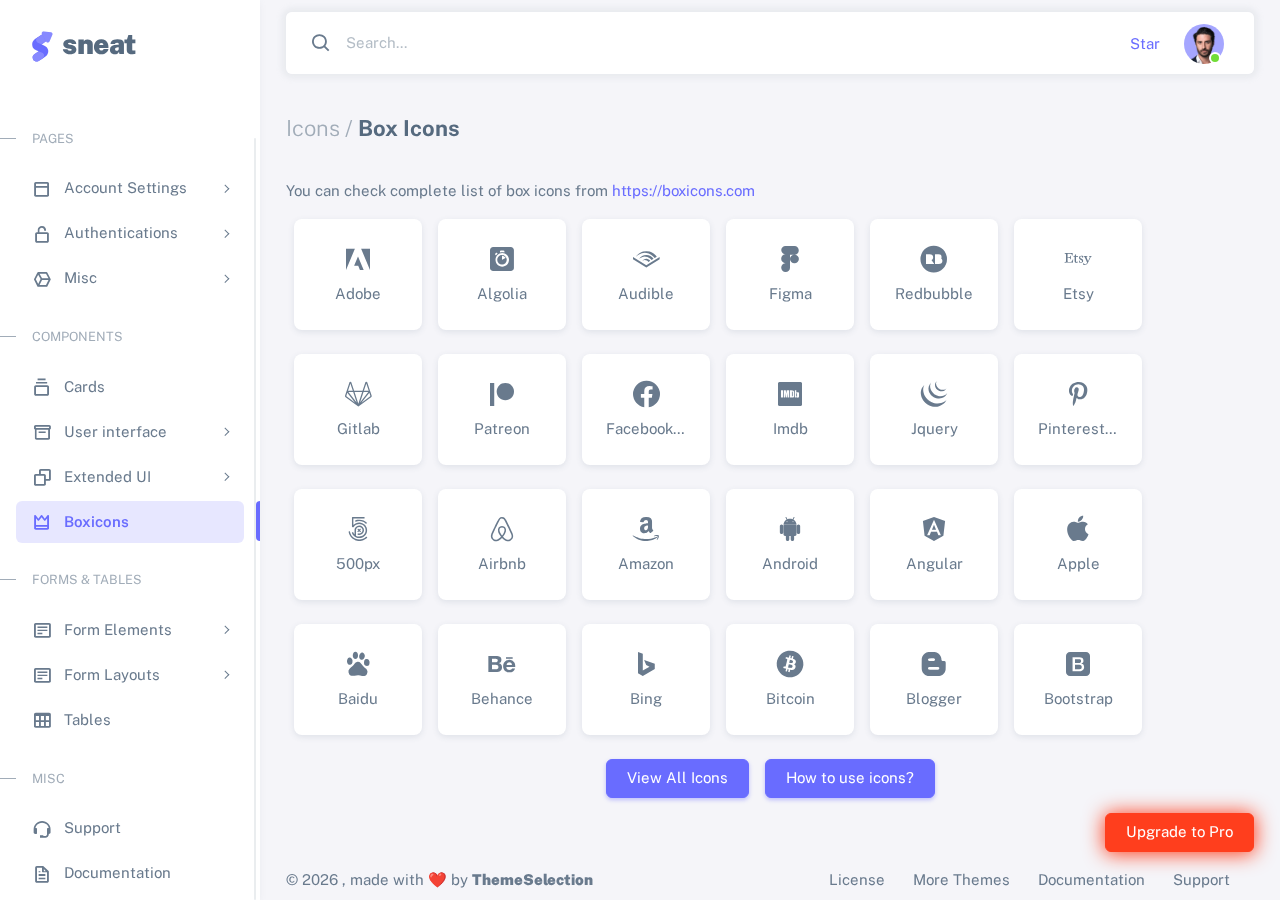
<file: html/icons-boxicons.html>
<!DOCTYPE html>

<!-- =========================================================
* Sneat - Bootstrap 5 HTML Admin Template - Pro | v1.0.0
==============================================================

* Product Page: https://themeselection.com/products/sneat-bootstrap-html-admin-template/
* Created by: ThemeSelection
* License: You must have a valid license purchased in order to legally use the theme for your project.
* Copyright ThemeSelection (https://themeselection.com)

=========================================================
 -->
<!-- beautify ignore:start -->
<html
  lang="en"
  class="light-style layout-menu-fixed"
  dir="ltr"
  data-theme="theme-default"
  data-assets-path="../assets/"
  data-template="vertical-menu-template-free"
>
  <head>
    <meta charset="utf-8" />
    <meta
      name="viewport"
      content="width=device-width, initial-scale=1.0, user-scalable=no, minimum-scale=1.0, maximum-scale=1.0"
    />

    <title>Boxicons - Icons | Sneat - Bootstrap 5 HTML Admin Template - Pro</title>

    <meta name="description" content="" />

    <!-- Favicon -->
    <link rel="icon" type="image/x-icon" href="../assets/img/favicon/favicon.ico" />

    <!-- Fonts -->
    <link rel="preconnect" href="https://fonts.googleapis.com" />
    <link rel="preconnect" href="https://fonts.gstatic.com" crossorigin />
    <link
      href="https://fonts.googleapis.com/css2?family=Public+Sans:ital,wght@0,300;0,400;0,500;0,600;0,700;1,300;1,400;1,500;1,600;1,700&display=swap"
      rel="stylesheet"
    />

    <!-- Icons. Uncomment required icon fonts -->
    <link rel="stylesheet" href="../assets/vendor/fonts/boxicons.css" />

    <!-- Core CSS -->
    <link rel="stylesheet" href="../assets/vendor/css/core.css" class="template-customizer-core-css" />
    <link rel="stylesheet" href="../assets/vendor/css/theme-default.css" class="template-customizer-theme-css" />
    <link rel="stylesheet" href="../assets/css/demo.css" />

    <!-- Vendors CSS -->
    <link rel="stylesheet" href="../assets/vendor/libs/perfect-scrollbar/perfect-scrollbar.css" />

    <!-- Page CSS -->

    <link rel="stylesheet" href="../assets/vendor/css/pages/page-icons.css" />

    <!-- Helpers -->
    <script src="../assets/vendor/js/helpers.js"></script>

    <!--! Template customizer & Theme config files MUST be included after core stylesheets and helpers.js in the <head> section -->
    <!--? Config:  Mandatory theme config file contain global vars & default theme options, Set your preferred theme option in this file.  -->
    <script src="../assets/js/config.js"></script>
  </head>

  <body>
    <!-- Layout wrapper -->
    <div class="layout-wrapper layout-content-navbar">
      <div class="layout-container">
        <!-- Menu -->

        <aside id="layout-menu" class="layout-menu menu-vertical menu bg-menu-theme">
          <div class="app-brand demo">
            <a href="index.html" class="app-brand-link">
              <span class="app-brand-logo demo">
                <svg
                  width="25"
                  viewBox="0 0 25 42"
                  version="1.1"
                  xmlns="http://www.w3.org/2000/svg"
                  xmlns:xlink="http://www.w3.org/1999/xlink"
                >
                  <defs>
                    <path
                      d="M13.7918663,0.358365126 L3.39788168,7.44174259 C0.566865006,9.69408886 -0.379795268,12.4788597 0.557900856,15.7960551 C0.68998853,16.2305145 1.09562888,17.7872135 3.12357076,19.2293357 C3.8146334,19.7207684 5.32369333,20.3834223 7.65075054,21.2172976 L7.59773219,21.2525164 L2.63468769,24.5493413 C0.445452254,26.3002124 0.0884951797,28.5083815 1.56381646,31.1738486 C2.83770406,32.8170431 5.20850219,33.2640127 7.09180128,32.5391577 C8.347334,32.0559211 11.4559176,30.0011079 16.4175519,26.3747182 C18.0338572,24.4997857 18.6973423,22.4544883 18.4080071,20.2388261 C17.963753,17.5346866 16.1776345,15.5799961 13.0496516,14.3747546 L10.9194936,13.4715819 L18.6192054,7.984237 L13.7918663,0.358365126 Z"
                      id="path-1"
                    ></path>
                    <path
                      d="M5.47320593,6.00457225 C4.05321814,8.216144 4.36334763,10.0722806 6.40359441,11.5729822 C8.61520715,12.571656 10.0999176,13.2171421 10.8577257,13.5094407 L15.5088241,14.433041 L18.6192054,7.984237 C15.5364148,3.11535317 13.9273018,0.573395879 13.7918663,0.358365126 C13.5790555,0.511491653 10.8061687,2.3935607 5.47320593,6.00457225 Z"
                      id="path-3"
                    ></path>
                    <path
                      d="M7.50063644,21.2294429 L12.3234468,23.3159332 C14.1688022,24.7579751 14.397098,26.4880487 13.008334,28.506154 C11.6195701,30.5242593 10.3099883,31.790241 9.07958868,32.3040991 C5.78142938,33.4346997 4.13234973,34 4.13234973,34 C4.13234973,34 2.75489982,33.0538207 2.37032616e-14,31.1614621 C-0.55822714,27.8186216 -0.55822714,26.0572515 -4.05231404e-15,25.8773518 C0.83734071,25.6075023 2.77988457,22.8248993 3.3049379,22.52991 C3.65497346,22.3332504 5.05353963,21.8997614 7.50063644,21.2294429 Z"
                      id="path-4"
                    ></path>
                    <path
                      d="M20.6,7.13333333 L25.6,13.8 C26.2627417,14.6836556 26.0836556,15.9372583 25.2,16.6 C24.8538077,16.8596443 24.4327404,17 24,17 L14,17 C12.8954305,17 12,16.1045695 12,15 C12,14.5672596 12.1403557,14.1461923 12.4,13.8 L17.4,7.13333333 C18.0627417,6.24967773 19.3163444,6.07059163 20.2,6.73333333 C20.3516113,6.84704183 20.4862915,6.981722 20.6,7.13333333 Z"
                      id="path-5"
                    ></path>
                  </defs>
                  <g id="g-app-brand" stroke="none" stroke-width="1" fill="none" fill-rule="evenodd">
                    <g id="Brand-Logo" transform="translate(-27.000000, -15.000000)">
                      <g id="Icon" transform="translate(27.000000, 15.000000)">
                        <g id="Mask" transform="translate(0.000000, 8.000000)">
                          <mask id="mask-2" fill="white">
                            <use xlink:href="#path-1"></use>
                          </mask>
                          <use fill="#696cff" xlink:href="#path-1"></use>
                          <g id="Path-3" mask="url(#mask-2)">
                            <use fill="#696cff" xlink:href="#path-3"></use>
                            <use fill-opacity="0.2" fill="#FFFFFF" xlink:href="#path-3"></use>
                          </g>
                          <g id="Path-4" mask="url(#mask-2)">
                            <use fill="#696cff" xlink:href="#path-4"></use>
                            <use fill-opacity="0.2" fill="#FFFFFF" xlink:href="#path-4"></use>
                          </g>
                        </g>
                        <g
                          id="Triangle"
                          transform="translate(19.000000, 11.000000) rotate(-300.000000) translate(-19.000000, -11.000000) "
                        >
                          <use fill="#696cff" xlink:href="#path-5"></use>
                          <use fill-opacity="0.2" fill="#FFFFFF" xlink:href="#path-5"></use>
                        </g>
                      </g>
                    </g>
                  </g>
                </svg>
              </span>
              <span class="app-brand-text demo menu-text fw-bolder ms-2">Sneat</span>
            </a>

            <a href="javascript:void(0);" class="layout-menu-toggle menu-link text-large ms-auto d-block d-xl-none">
              <i class="bx bx-chevron-left bx-sm align-middle"></i>
            </a>
          </div>

          <div class="menu-inner-shadow"></div>

          <ul class="menu-inner py-1">
            <!-- Dashboard -->
            <li class="menu-item">
              <a href="index.html" class="menu-link">
                <i class="menu-icon tf-icons bx bx-home-circle"></i>
                <div data-i18n="Analytics">Dashboard</div>
              </a>
            </li>

            <!-- Layouts -->
            <li class="menu-item">
              <a href="javascript:void(0);" class="menu-link menu-toggle">
                <i class="menu-icon tf-icons bx bx-layout"></i>
                <div data-i18n="Layouts">Layouts</div>
              </a>

              <ul class="menu-sub">
                <li class="menu-item">
                  <a href="layouts-without-menu.html" class="menu-link">
                    <div data-i18n="Without menu">Without menu</div>
                  </a>
                </li>
                <li class="menu-item">
                  <a href="layouts-without-navbar.html" class="menu-link">
                    <div data-i18n="Without navbar">Without navbar</div>
                  </a>
                </li>
                <li class="menu-item">
                  <a href="layouts-container.html" class="menu-link">
                    <div data-i18n="Container">Container</div>
                  </a>
                </li>
                <li class="menu-item">
                  <a href="layouts-fluid.html" class="menu-link">
                    <div data-i18n="Fluid">Fluid</div>
                  </a>
                </li>
                <li class="menu-item">
                  <a href="layouts-blank.html" class="menu-link">
                    <div data-i18n="Blank">Blank</div>
                  </a>
                </li>
              </ul>
            </li>

            <li class="menu-header small text-uppercase">
              <span class="menu-header-text">Pages</span>
            </li>
            <li class="menu-item">
              <a href="javascript:void(0);" class="menu-link menu-toggle">
                <i class="menu-icon tf-icons bx bx-dock-top"></i>
                <div data-i18n="Account Settings">Account Settings</div>
              </a>
              <ul class="menu-sub">
                <li class="menu-item">
                  <a href="pages-account-settings-account.html" class="menu-link">
                    <div data-i18n="Account">Account</div>
                  </a>
                </li>
                <li class="menu-item">
                  <a href="pages-account-settings-notifications.html" class="menu-link">
                    <div data-i18n="Notifications">Notifications</div>
                  </a>
                </li>
                <li class="menu-item">
                  <a href="pages-account-settings-connections.html" class="menu-link">
                    <div data-i18n="Connections">Connections</div>
                  </a>
                </li>
              </ul>
            </li>
            <li class="menu-item">
              <a href="javascript:void(0);" class="menu-link menu-toggle">
                <i class="menu-icon tf-icons bx bx-lock-open-alt"></i>
                <div data-i18n="Authentications">Authentications</div>
              </a>
              <ul class="menu-sub">
                <li class="menu-item">
                  <a href="auth-login-basic.html" class="menu-link" target="_blank">
                    <div data-i18n="Basic">Login</div>
                  </a>
                </li>
                <li class="menu-item">
                  <a href="auth-register-basic.html" class="menu-link" target="_blank">
                    <div data-i18n="Basic">Register</div>
                  </a>
                </li>
                <li class="menu-item">
                  <a href="auth-forgot-password-basic.html" class="menu-link" target="_blank">
                    <div data-i18n="Basic">Forgot Password</div>
                  </a>
                </li>
              </ul>
            </li>
            <li class="menu-item">
              <a href="javascript:void(0);" class="menu-link menu-toggle">
                <i class="menu-icon tf-icons bx bx-cube-alt"></i>
                <div data-i18n="Misc">Misc</div>
              </a>
              <ul class="menu-sub">
                <li class="menu-item">
                  <a href="pages-misc-error.html" class="menu-link">
                    <div data-i18n="Error">Error</div>
                  </a>
                </li>
                <li class="menu-item">
                  <a href="pages-misc-under-maintenance.html" class="menu-link">
                    <div data-i18n="Under Maintenance">Under Maintenance</div>
                  </a>
                </li>
              </ul>
            </li>
            <!-- Components -->
            <li class="menu-header small text-uppercase"><span class="menu-header-text">Components</span></li>
            <!-- Cards -->
            <li class="menu-item">
              <a href="cards-basic.html" class="menu-link">
                <i class="menu-icon tf-icons bx bx-collection"></i>
                <div data-i18n="Basic">Cards</div>
              </a>
            </li>
            <!-- User interface -->
            <li class="menu-item">
              <a href="javascript:void(0)" class="menu-link menu-toggle">
                <i class="menu-icon tf-icons bx bx-box"></i>
                <div data-i18n="User interface">User interface</div>
              </a>
              <ul class="menu-sub">
                <li class="menu-item">
                  <a href="ui-accordion.html" class="menu-link">
                    <div data-i18n="Accordion">Accordion</div>
                  </a>
                </li>
                <li class="menu-item">
                  <a href="ui-alerts.html" class="menu-link">
                    <div data-i18n="Alerts">Alerts</div>
                  </a>
                </li>
                <li class="menu-item">
                  <a href="ui-badges.html" class="menu-link">
                    <div data-i18n="Badges">Badges</div>
                  </a>
                </li>
                <li class="menu-item">
                  <a href="ui-buttons.html" class="menu-link">
                    <div data-i18n="Buttons">Buttons</div>
                  </a>
                </li>
                <li class="menu-item">
                  <a href="ui-carousel.html" class="menu-link">
                    <div data-i18n="Carousel">Carousel</div>
                  </a>
                </li>
                <li class="menu-item">
                  <a href="ui-collapse.html" class="menu-link">
                    <div data-i18n="Collapse">Collapse</div>
                  </a>
                </li>
                <li class="menu-item">
                  <a href="ui-dropdowns.html" class="menu-link">
                    <div data-i18n="Dropdowns">Dropdowns</div>
                  </a>
                </li>
                <li class="menu-item">
                  <a href="ui-footer.html" class="menu-link">
                    <div data-i18n="Footer">Footer</div>
                  </a>
                </li>
                <li class="menu-item">
                  <a href="ui-list-groups.html" class="menu-link">
                    <div data-i18n="List Groups">List groups</div>
                  </a>
                </li>
                <li class="menu-item">
                  <a href="ui-modals.html" class="menu-link">
                    <div data-i18n="Modals">Modals</div>
                  </a>
                </li>
                <li class="menu-item">
                  <a href="ui-navbar.html" class="menu-link">
                    <div data-i18n="Navbar">Navbar</div>
                  </a>
                </li>
                <li class="menu-item">
                  <a href="ui-offcanvas.html" class="menu-link">
                    <div data-i18n="Offcanvas">Offcanvas</div>
                  </a>
                </li>
                <li class="menu-item">
                  <a href="ui-pagination-breadcrumbs.html" class="menu-link">
                    <div data-i18n="Pagination &amp; Breadcrumbs">Pagination &amp; Breadcrumbs</div>
                  </a>
                </li>
                <li class="menu-item">
                  <a href="ui-progress.html" class="menu-link">
                    <div data-i18n="Progress">Progress</div>
                  </a>
                </li>
                <li class="menu-item">
                  <a href="ui-spinners.html" class="menu-link">
                    <div data-i18n="Spinners">Spinners</div>
                  </a>
                </li>
                <li class="menu-item">
                  <a href="ui-tabs-pills.html" class="menu-link">
                    <div data-i18n="Tabs &amp; Pills">Tabs &amp; Pills</div>
                  </a>
                </li>
                <li class="menu-item">
                  <a href="ui-toasts.html" class="menu-link">
                    <div data-i18n="Toasts">Toasts</div>
                  </a>
                </li>
                <li class="menu-item">
                  <a href="ui-tooltips-popovers.html" class="menu-link">
                    <div data-i18n="Tooltips & Popovers">Tooltips &amp; popovers</div>
                  </a>
                </li>
                <li class="menu-item">
                  <a href="ui-typography.html" class="menu-link">
                    <div data-i18n="Typography">Typography</div>
                  </a>
                </li>
              </ul>
            </li>

            <!-- Extended components -->
            <li class="menu-item">
              <a href="javascript:void(0)" class="menu-link menu-toggle">
                <i class="menu-icon tf-icons bx bx-copy"></i>
                <div data-i18n="Extended UI">Extended UI</div>
              </a>
              <ul class="menu-sub">
                <li class="menu-item">
                  <a href="extended-ui-perfect-scrollbar.html" class="menu-link">
                    <div data-i18n="Perfect Scrollbar">Perfect scrollbar</div>
                  </a>
                </li>
                <li class="menu-item">
                  <a href="extended-ui-text-divider.html" class="menu-link">
                    <div data-i18n="Text Divider">Text Divider</div>
                  </a>
                </li>
              </ul>
            </li>

            <li class="menu-item active">
              <a href="icons-boxicons.html" class="menu-link">
                <i class="menu-icon tf-icons bx bx-crown"></i>
                <div data-i18n="Boxicons">Boxicons</div>
              </a>
            </li>

            <!-- Forms & Tables -->
            <li class="menu-header small text-uppercase"><span class="menu-header-text">Forms &amp; Tables</span></li>
            <!-- Forms -->
            <li class="menu-item">
              <a href="javascript:void(0);" class="menu-link menu-toggle">
                <i class="menu-icon tf-icons bx bx-detail"></i>
                <div data-i18n="Form Elements">Form Elements</div>
              </a>
              <ul class="menu-sub">
                <li class="menu-item">
                  <a href="forms-basic-inputs.html" class="menu-link">
                    <div data-i18n="Basic Inputs">Basic Inputs</div>
                  </a>
                </li>
                <li class="menu-item">
                  <a href="forms-input-groups.html" class="menu-link">
                    <div data-i18n="Input groups">Input groups</div>
                  </a>
                </li>
              </ul>
            </li>
            <li class="menu-item">
              <a href="javascript:void(0);" class="menu-link menu-toggle">
                <i class="menu-icon tf-icons bx bx-detail"></i>
                <div data-i18n="Form Layouts">Form Layouts</div>
              </a>
              <ul class="menu-sub">
                <li class="menu-item">
                  <a href="form-layouts-vertical.html" class="menu-link">
                    <div data-i18n="Vertical Form">Vertical Form</div>
                  </a>
                </li>
                <li class="menu-item">
                  <a href="form-layouts-horizontal.html" class="menu-link">
                    <div data-i18n="Horizontal Form">Horizontal Form</div>
                  </a>
                </li>
              </ul>
            </li>
            <!-- Tables -->
            <li class="menu-item">
              <a href="tables-basic.html" class="menu-link">
                <i class="menu-icon tf-icons bx bx-table"></i>
                <div data-i18n="Tables">Tables</div>
              </a>
            </li>
            <!-- Misc -->
            <li class="menu-header small text-uppercase"><span class="menu-header-text">Misc</span></li>
            <li class="menu-item">
              <a
                href="https://github.com/themeselection/sneat-html-admin-template-free/issues"
                target="_blank"
                class="menu-link"
              >
                <i class="menu-icon tf-icons bx bx-support"></i>
                <div data-i18n="Support">Support</div>
              </a>
            </li>
            <li class="menu-item">
              <a
                href="https://themeselection.com/demo/sneat-bootstrap-html-admin-template/documentation/"
                target="_blank"
                class="menu-link"
              >
                <i class="menu-icon tf-icons bx bx-file"></i>
                <div data-i18n="Documentation">Documentation</div>
              </a>
            </li>
          </ul>
        </aside>
        <!-- / Menu -->

        <!-- Layout container -->
        <div class="layout-page">
          <!-- Navbar -->

          <nav
            class="layout-navbar container-xxl navbar navbar-expand-xl navbar-detached align-items-center bg-navbar-theme"
            id="layout-navbar"
          >
            <div class="layout-menu-toggle navbar-nav align-items-xl-center me-3 me-xl-0 d-xl-none">
              <a class="nav-item nav-link px-0 me-xl-4" href="javascript:void(0)">
                <i class="bx bx-menu bx-sm"></i>
              </a>
            </div>

            <div class="navbar-nav-right d-flex align-items-center" id="navbar-collapse">
              <!-- Search -->
              <div class="navbar-nav align-items-center">
                <div class="nav-item d-flex align-items-center">
                  <i class="bx bx-search fs-4 lh-0"></i>
                  <input
                    type="text"
                    class="form-control border-0 shadow-none"
                    placeholder="Search..."
                    aria-label="Search..."
                  />
                </div>
              </div>
              <!-- /Search -->

              <ul class="navbar-nav flex-row align-items-center ms-auto">
                <!-- Place this tag where you want the button to render. -->
                <li class="nav-item lh-1 me-3">
                  <a
                    class="github-button"
                    href="https://github.com/themeselection/sneat-html-admin-template-free"
                    data-icon="octicon-star"
                    data-size="large"
                    data-show-count="true"
                    aria-label="Star themeselection/sneat-html-admin-template-free on GitHub"
                    >Star</a
                  >
                </li>

                <!-- User -->
                <li class="nav-item navbar-dropdown dropdown-user dropdown">
                  <a class="nav-link dropdown-toggle hide-arrow" href="javascript:void(0);" data-bs-toggle="dropdown">
                    <div class="avatar avatar-online">
                      <img src="../assets/img/avatars/1.png" alt class="w-px-40 h-auto rounded-circle" />
                    </div>
                  </a>
                  <ul class="dropdown-menu dropdown-menu-end">
                    <li>
                      <a class="dropdown-item" href="#">
                        <div class="d-flex">
                          <div class="flex-shrink-0 me-3">
                            <div class="avatar avatar-online">
                              <img src="../assets/img/avatars/1.png" alt class="w-px-40 h-auto rounded-circle" />
                            </div>
                          </div>
                          <div class="flex-grow-1">
                            <span class="fw-semibold d-block">John Doe</span>
                            <small class="text-muted">Admin</small>
                          </div>
                        </div>
                      </a>
                    </li>
                    <li>
                      <div class="dropdown-divider"></div>
                    </li>
                    <li>
                      <a class="dropdown-item" href="#">
                        <i class="bx bx-user me-2"></i>
                        <span class="align-middle">My Profile</span>
                      </a>
                    </li>
                    <li>
                      <a class="dropdown-item" href="#">
                        <i class="bx bx-cog me-2"></i>
                        <span class="align-middle">Settings</span>
                      </a>
                    </li>
                    <li>
                      <a class="dropdown-item" href="#">
                        <span class="d-flex align-items-center align-middle">
                          <i class="flex-shrink-0 bx bx-credit-card me-2"></i>
                          <span class="flex-grow-1 align-middle">Billing</span>
                          <span class="flex-shrink-0 badge badge-center rounded-pill bg-danger w-px-20 h-px-20">4</span>
                        </span>
                      </a>
                    </li>
                    <li>
                      <div class="dropdown-divider"></div>
                    </li>
                    <li>
                      <a class="dropdown-item" href="auth-login-basic.html">
                        <i class="bx bx-power-off me-2"></i>
                        <span class="align-middle">Log Out</span>
                      </a>
                    </li>
                  </ul>
                </li>
                <!--/ User -->
              </ul>
            </div>
          </nav>

          <!-- / Navbar -->

          <!-- Content wrapper -->
          <div class="content-wrapper">
            <!-- Content -->

            <div class="container-xxl flex-grow-1 container-p-y">
              <h4 class="fw-bold py-3 mb-4"><span class="text-muted fw-light">Icons /</span> Box Icons</h4>

              <p>
                You can check complete list of box icons from
                <a href="https://boxicons.com/" target="_blank">https://boxicons.com</a>
              </p>

              <!-- Icon container -->
              <div class="d-flex flex-wrap" id="icons-container">
                <div class="card icon-card cursor-pointer text-center mb-4 mx-2">
                  <div class="card-body">
                    <i class="bx bxl-adobe mb-2"></i>
                    <p class="icon-name text-capitalize text-truncate mb-0">adobe</p>
                  </div>
                </div>
                <div class="card icon-card cursor-pointer text-center mb-4 mx-2">
                  <div class="card-body">
                    <i class="bx bxl-algolia mb-2"></i>
                    <p class="icon-name text-capitalize text-truncate mb-0">algolia</p>
                  </div>
                </div>
                <div class="card icon-card cursor-pointer text-center mb-4 mx-2">
                  <div class="card-body">
                    <i class="bx bxl-audible mb-2"></i>
                    <p class="icon-name text-capitalize text-truncate mb-0">audible</p>
                  </div>
                </div>
                <div class="card icon-card cursor-pointer text-center mb-4 mx-2">
                  <div class="card-body">
                    <i class="bx bxl-figma mb-2"></i>
                    <p class="icon-name text-capitalize text-truncate mb-0">figma</p>
                  </div>
                </div>
                <div class="card icon-card cursor-pointer text-center mb-4 mx-2">
                  <div class="card-body">
                    <i class="bx bxl-redbubble mb-2"></i>
                    <p class="icon-name text-capitalize text-truncate mb-0">redbubble</p>
                  </div>
                </div>
                <div class="card icon-card cursor-pointer text-center mb-4 mx-2">
                  <div class="card-body">
                    <i class="bx bxl-etsy mb-2"></i>
                    <p class="icon-name text-capitalize text-truncate mb-0">etsy</p>
                  </div>
                </div>
                <div class="card icon-card cursor-pointer text-center mb-4 mx-2">
                  <div class="card-body">
                    <i class="bx bxl-gitlab mb-2"></i>
                    <p class="icon-name text-capitalize text-truncate mb-0">gitlab</p>
                  </div>
                </div>
                <div class="card icon-card cursor-pointer text-center mb-4 mx-2">
                  <div class="card-body">
                    <i class="bx bxl-patreon mb-2"></i>
                    <p class="icon-name text-capitalize text-truncate mb-0">patreon</p>
                  </div>
                </div>
                <div class="card icon-card cursor-pointer text-center mb-4 mx-2">
                  <div class="card-body">
                    <i class="bx bxl-facebook-circle mb-2"></i>
                    <p class="icon-name text-capitalize text-truncate mb-0">facebook-circle</p>
                  </div>
                </div>
                <div class="card icon-card cursor-pointer text-center mb-4 mx-2">
                  <div class="card-body">
                    <i class="bx bxl-imdb mb-2"></i>
                    <p class="icon-name text-capitalize text-truncate mb-0">imdb</p>
                  </div>
                </div>
                <div class="card icon-card cursor-pointer text-center mb-4 mx-2">
                  <div class="card-body">
                    <i class="bx bxl-jquery mb-2"></i>
                    <p class="icon-name text-capitalize text-truncate mb-0">jquery</p>
                  </div>
                </div>
                <div class="card icon-card cursor-pointer text-center mb-4 mx-2">
                  <div class="card-body">
                    <i class="bx bxl-pinterest-alt mb-2"></i>
                    <p class="icon-name text-capitalize text-truncate mb-0">pinterest-alt</p>
                  </div>
                </div>
                <div class="card icon-card cursor-pointer text-center mb-4 mx-2">
                  <div class="card-body">
                    <i class="bx bxl-500px mb-2"></i>
                    <p class="icon-name text-capitalize text-truncate mb-0">500px</p>
                  </div>
                </div>
                <div class="card icon-card cursor-pointer text-center mb-4 mx-2">
                  <div class="card-body">
                    <i class="bx bxl-airbnb mb-2"></i>
                    <p class="icon-name text-capitalize text-truncate mb-0">airbnb</p>
                  </div>
                </div>
                <div class="card icon-card cursor-pointer text-center mb-4 mx-2">
                  <div class="card-body">
                    <i class="bx bxl-amazon mb-2"></i>
                    <p class="icon-name text-capitalize text-truncate mb-0">amazon</p>
                  </div>
                </div>
                <div class="card icon-card cursor-pointer text-center mb-4 mx-2">
                  <div class="card-body">
                    <i class="bx bxl-android mb-2"></i>
                    <p class="icon-name text-capitalize text-truncate mb-0">android</p>
                  </div>
                </div>
                <div class="card icon-card cursor-pointer text-center mb-4 mx-2">
                  <div class="card-body">
                    <i class="bx bxl-angular mb-2"></i>
                    <p class="icon-name text-capitalize text-truncate mb-0">angular</p>
                  </div>
                </div>
                <div class="card icon-card cursor-pointer text-center mb-4 mx-2">
                  <div class="card-body">
                    <i class="bx bxl-apple mb-2"></i>
                    <p class="icon-name text-capitalize text-truncate mb-0">apple</p>
                  </div>
                </div>
                <div class="card icon-card cursor-pointer text-center mb-4 mx-2">
                  <div class="card-body">
                    <i class="bx bxl-baidu mb-2"></i>
                    <p class="icon-name text-capitalize text-truncate mb-0">baidu</p>
                  </div>
                </div>
                <div class="card icon-card cursor-pointer text-center mb-4 mx-2">
                  <div class="card-body">
                    <i class="bx bxl-behance mb-2"></i>
                    <p class="icon-name text-capitalize text-truncate mb-0">behance</p>
                  </div>
                </div>
                <div class="card icon-card cursor-pointer text-center mb-4 mx-2">
                  <div class="card-body">
                    <i class="bx bxl-bing mb-2"></i>
                    <p class="icon-name text-capitalize text-truncate mb-0">bing</p>
                  </div>
                </div>
                <div class="card icon-card cursor-pointer text-center mb-4 mx-2">
                  <div class="card-body">
                    <i class="bx bxl-bitcoin mb-2"></i>
                    <p class="icon-name text-capitalize text-truncate mb-0">bitcoin</p>
                  </div>
                </div>
                <div class="card icon-card cursor-pointer text-center mb-4 mx-2">
                  <div class="card-body">
                    <i class="bx bxl-blogger mb-2"></i>
                    <p class="icon-name text-capitalize text-truncate mb-0">blogger</p>
                  </div>
                </div>
                <div class="card icon-card cursor-pointer text-center mb-4 mx-2">
                  <div class="card-body">
                    <i class="bx bxl-bootstrap mb-2"></i>
                    <p class="icon-name text-capitalize text-truncate mb-0">bootstrap</p>
                  </div>
                </div>
              </div>

              <!-- Buttons -->
              <div class="d-flex justify-content-center mx-auto gap-3">
                <a href="https://boxicons.com/" target="_blank" class="btn btn-primary">View All Icons</a>
                <a
                  href="https://themeselection.com/demo/sneat-bootstrap-html-admin-template/documentation//Icons.html"
                  class="btn btn-primary"
                  target="_blank"
                  >How to use icons?</a
                >
              </div>
            </div>
            <!-- / Content -->

            <!-- Footer -->
            <footer class="content-footer footer bg-footer-theme">
              <div class="container-xxl d-flex flex-wrap justify-content-between py-2 flex-md-row flex-column">
                <div class="mb-2 mb-md-0">
                  ©
                  <script>
                    document.write(new Date().getFullYear());
                  </script>
                  , made with ❤️ by
                  <a href="https://themeselection.com" target="_blank" class="footer-link fw-bolder">ThemeSelection</a>
                </div>
                <div>
                  <a href="https://themeselection.com/license/" class="footer-link me-4" target="_blank">License</a>
                  <a href="https://themeselection.com/" target="_blank" class="footer-link me-4">More Themes</a>

                  <a
                    href="https://themeselection.com/demo/sneat-bootstrap-html-admin-template/documentation/"
                    target="_blank"
                    class="footer-link me-4"
                    >Documentation</a
                  >

                  <a
                    href="https://github.com/themeselection/sneat-html-admin-template-free/issues"
                    target="_blank"
                    class="footer-link me-4"
                    >Support</a
                  >
                </div>
              </div>
            </footer>
            <!-- / Footer -->

            <div class="content-backdrop fade"></div>
          </div>
          <!-- Content wrapper -->
        </div>
        <!-- / Layout page -->
      </div>

      <!-- Overlay -->
      <div class="layout-overlay layout-menu-toggle"></div>
    </div>
    <!-- / Layout wrapper -->

    <div class="buy-now">
      <a
        href="https://themeselection.com/products/sneat-bootstrap-html-admin-template/"
        target="_blank"
        class="btn btn-danger btn-buy-now"
        >Upgrade to Pro</a
      >
    </div>

    <!-- Core JS -->
    <!-- build:js assets/vendor/js/core.js -->
    <script src="../assets/vendor/libs/jquery/jquery.js"></script>
    <script src="../assets/vendor/libs/popper/popper.js"></script>
    <script src="../assets/vendor/js/bootstrap.js"></script>
    <script src="../assets/vendor/libs/perfect-scrollbar/perfect-scrollbar.js"></script>

    <script src="../assets/vendor/js/menu.js"></script>
    <!-- endbuild -->

    <!-- Vendors JS -->

    <!-- Main JS -->
    <script src="../assets/js/main.js"></script>

    <!-- Page JS -->

    <!-- Place this tag in your head or just before your close body tag. -->
    <script async defer src="https://buttons.github.io/buttons.js"></script>
  </body>
</html>
</file>
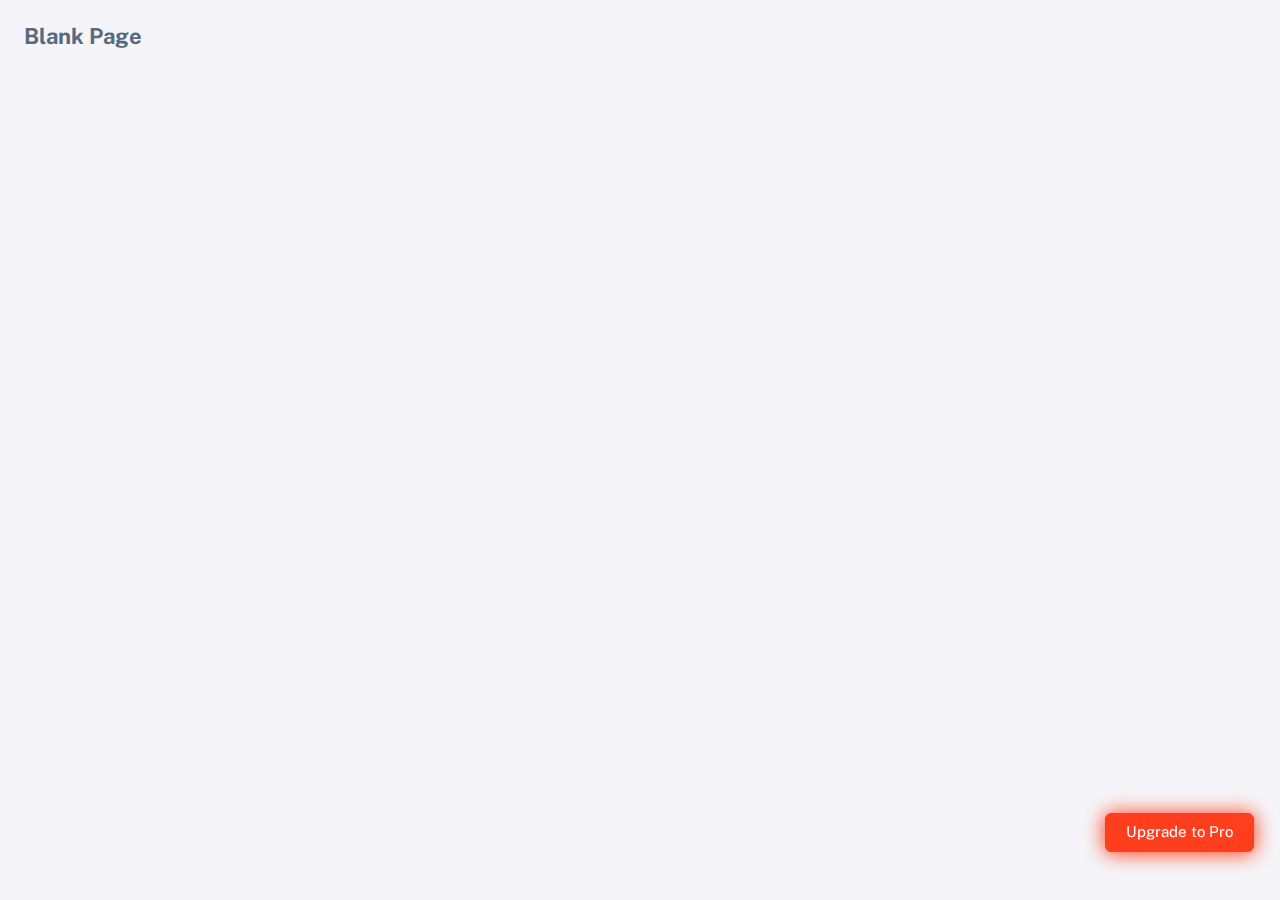
<file: html/layouts-blank.html>
<!DOCTYPE html>

<!-- =========================================================
* Sneat - Bootstrap 5 HTML Admin Template - Pro | v1.0.0
==============================================================

* Product Page: https://themeselection.com/products/sneat-bootstrap-html-admin-template/
* Created by: ThemeSelection
* License: You must have a valid license purchased in order to legally use the theme for your project.
* Copyright ThemeSelection (https://themeselection.com)

=========================================================
 -->
<!-- beautify ignore:start -->
<html
  lang="en"
  class="light-style"
  dir="ltr"
  data-theme="theme-default"
  data-assets-path="../assets/"
  data-template="vertical-menu-template-free"
>
  <head>
    <meta charset="utf-8" />
    <meta
      name="viewport"
      content="width=device-width, initial-scale=1.0, user-scalable=no, minimum-scale=1.0, maximum-scale=1.0"
    />

    <title>Blank layout - Layouts | Sneat - Bootstrap 5 HTML Admin Template - Pro</title>

    <meta name="description" content="" />

    <!-- Favicon -->
    <link rel="icon" type="image/x-icon" href="../assets/img/favicon/favicon.ico" />

    <!-- Fonts -->
    <link rel="preconnect" href="https://fonts.googleapis.com" />
    <link rel="preconnect" href="https://fonts.gstatic.com" crossorigin />
    <link
      href="https://fonts.googleapis.com/css2?family=Public+Sans:ital,wght@0,300;0,400;0,500;0,600;0,700;1,300;1,400;1,500;1,600;1,700&display=swap"
      rel="stylesheet"
    />

    <!-- Icons. Uncomment required icon fonts -->
    <link rel="stylesheet" href="../assets/vendor/fonts/boxicons.css" />

    <!-- Core CSS -->
    <link rel="stylesheet" href="../assets/vendor/css/core.css" class="template-customizer-core-css" />
    <link rel="stylesheet" href="../assets/vendor/css/theme-default.css" class="template-customizer-theme-css" />
    <link rel="stylesheet" href="../assets/css/demo.css" />

    <!-- Vendors CSS -->
    <link rel="stylesheet" href="../assets/vendor/libs/perfect-scrollbar/perfect-scrollbar.css" />

    <!-- Page CSS -->

    <!-- Helpers -->
    <script src="../assets/vendor/js/helpers.js"></script>

    <!--! Template customizer & Theme config files MUST be included after core stylesheets and helpers.js in the <head> section -->
    <!--? Config:  Mandatory theme config file contain global vars & default theme options, Set your preferred theme option in this file.  -->
    <script src="../assets/js/config.js"></script>
  </head>

  <body>
    <!-- Content -->

    <h4 class="fw-bold p-4">Blank Page</h4>

    <!-- / Content -->

    <div class="buy-now">
      <a
        href="https://themeselection.com/products/sneat-bootstrap-html-admin-template/"
        target="_blank"
        class="btn btn-danger btn-buy-now"
        >Upgrade to Pro</a
      >
    </div>

    <!-- Core JS -->
    <!-- build:js assets/vendor/js/core.js -->
    <script src="../assets/vendor/libs/jquery/jquery.js"></script>
    <script src="../assets/vendor/libs/popper/popper.js"></script>
    <script src="../assets/vendor/js/bootstrap.js"></script>
    <script src="../assets/vendor/libs/perfect-scrollbar/perfect-scrollbar.js"></script>

    <script src="../assets/vendor/js/menu.js"></script>
    <!-- endbuild -->

    <!-- Vendors JS -->

    <!-- Main JS -->
    <script src="../assets/js/main.js"></script>

    <!-- Page JS -->

    <!-- Place this tag in your head or just before your close body tag. -->
    <script async defer src="https://buttons.github.io/buttons.js"></script>
  </body>
</html>
</file>
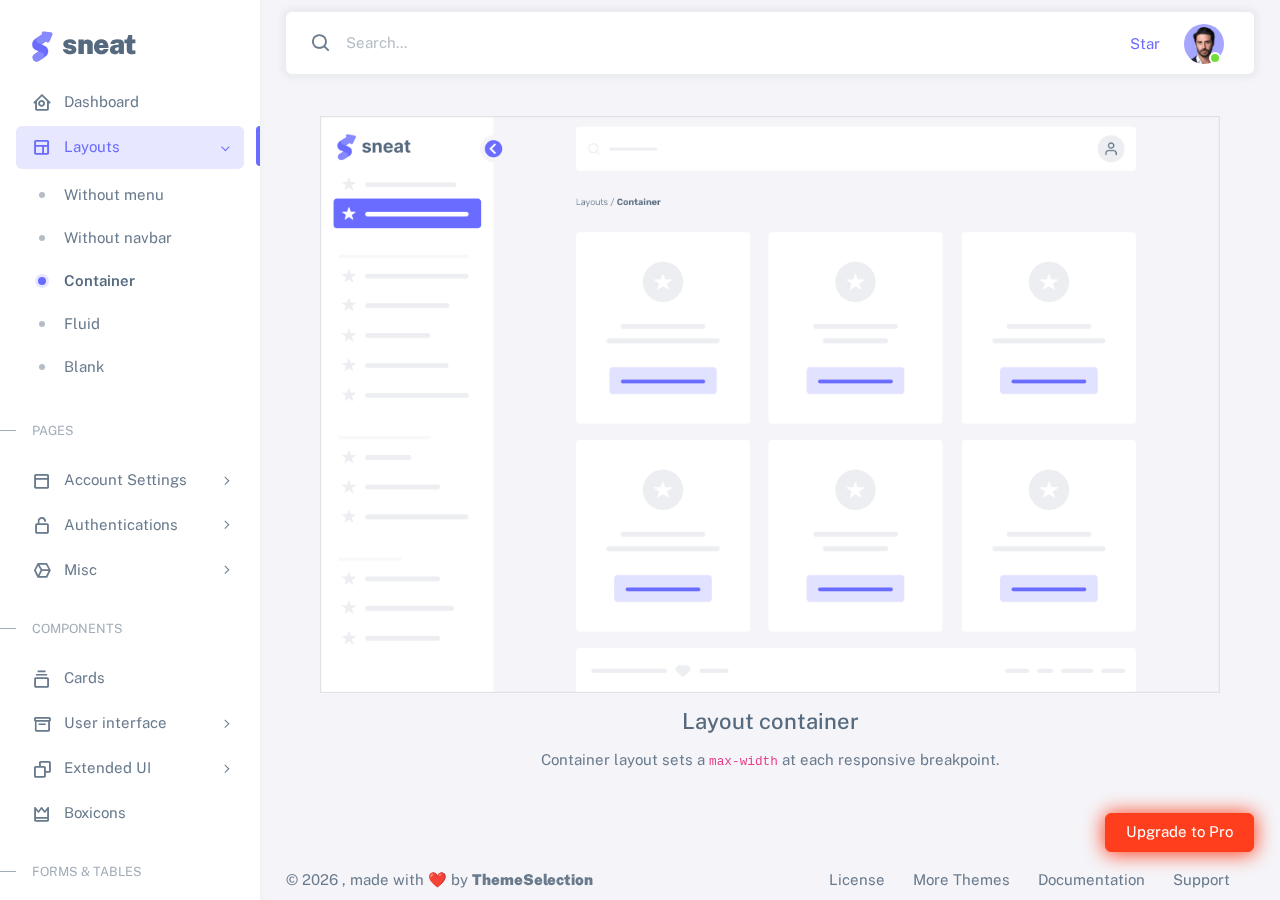
<file: html/layouts-container.html>
<!DOCTYPE html>

<!-- =========================================================
* Sneat - Bootstrap 5 HTML Admin Template - Pro | v1.0.0
==============================================================

* Product Page: https://themeselection.com/products/sneat-bootstrap-html-admin-template/
* Created by: ThemeSelection
* License: You must have a valid license purchased in order to legally use the theme for your project.
* Copyright ThemeSelection (https://themeselection.com)

=========================================================
 -->
<!-- beautify ignore:start -->
<html
  lang="en"
  class="light-style layout-menu-fixed"
  dir="ltr"
  data-theme="theme-default"
  data-assets-path="../assets/"
  data-template="vertical-menu-template-free"
>
  <head>
    <meta charset="utf-8" />
    <meta
      name="viewport"
      content="width=device-width, initial-scale=1.0, user-scalable=no, minimum-scale=1.0, maximum-scale=1.0"
    />

    <title>Container - Layouts | Sneat - Bootstrap 5 HTML Admin Template - Pro</title>

    <meta name="description" content="" />

    <!-- Favicon -->
    <link rel="icon" type="image/x-icon" href="../assets/img/favicon/favicon.ico" />

    <!-- Fonts -->
    <link rel="preconnect" href="https://fonts.googleapis.com" />
    <link rel="preconnect" href="https://fonts.gstatic.com" crossorigin />
    <link
      href="https://fonts.googleapis.com/css2?family=Public+Sans:ital,wght@0,300;0,400;0,500;0,600;0,700;1,300;1,400;1,500;1,600;1,700&display=swap"
      rel="stylesheet"
    />

    <!-- Icons. Uncomment required icon fonts -->
    <link rel="stylesheet" href="../assets/vendor/fonts/boxicons.css" />

    <!-- Core CSS -->
    <link rel="stylesheet" href="../assets/vendor/css/core.css" class="template-customizer-core-css" />
    <link rel="stylesheet" href="../assets/vendor/css/theme-default.css" class="template-customizer-theme-css" />
    <link rel="stylesheet" href="../assets/css/demo.css" />

    <!-- Vendors CSS -->
    <link rel="stylesheet" href="../assets/vendor/libs/perfect-scrollbar/perfect-scrollbar.css" />

    <!-- Page CSS -->

    <!-- Helpers -->
    <script src="../assets/vendor/js/helpers.js"></script>

    <!--! Template customizer & Theme config files MUST be included after core stylesheets and helpers.js in the <head> section -->
    <!--? Config:  Mandatory theme config file contain global vars & default theme options, Set your preferred theme option in this file.  -->
    <script src="../assets/js/config.js"></script>
  </head>

  <body>
    <!-- Layout wrapper -->
    <div class="layout-wrapper layout-content-navbar">
      <div class="layout-container">
        <!-- Menu -->

        <aside id="layout-menu" class="layout-menu menu-vertical menu bg-menu-theme">
          <div class="app-brand demo">
            <a href="index.html" class="app-brand-link">
              <span class="app-brand-logo demo">
                <svg
                  width="25"
                  viewBox="0 0 25 42"
                  version="1.1"
                  xmlns="http://www.w3.org/2000/svg"
                  xmlns:xlink="http://www.w3.org/1999/xlink"
                >
                  <defs>
                    <path
                      d="M13.7918663,0.358365126 L3.39788168,7.44174259 C0.566865006,9.69408886 -0.379795268,12.4788597 0.557900856,15.7960551 C0.68998853,16.2305145 1.09562888,17.7872135 3.12357076,19.2293357 C3.8146334,19.7207684 5.32369333,20.3834223 7.65075054,21.2172976 L7.59773219,21.2525164 L2.63468769,24.5493413 C0.445452254,26.3002124 0.0884951797,28.5083815 1.56381646,31.1738486 C2.83770406,32.8170431 5.20850219,33.2640127 7.09180128,32.5391577 C8.347334,32.0559211 11.4559176,30.0011079 16.4175519,26.3747182 C18.0338572,24.4997857 18.6973423,22.4544883 18.4080071,20.2388261 C17.963753,17.5346866 16.1776345,15.5799961 13.0496516,14.3747546 L10.9194936,13.4715819 L18.6192054,7.984237 L13.7918663,0.358365126 Z"
                      id="path-1"
                    ></path>
                    <path
                      d="M5.47320593,6.00457225 C4.05321814,8.216144 4.36334763,10.0722806 6.40359441,11.5729822 C8.61520715,12.571656 10.0999176,13.2171421 10.8577257,13.5094407 L15.5088241,14.433041 L18.6192054,7.984237 C15.5364148,3.11535317 13.9273018,0.573395879 13.7918663,0.358365126 C13.5790555,0.511491653 10.8061687,2.3935607 5.47320593,6.00457225 Z"
                      id="path-3"
                    ></path>
                    <path
                      d="M7.50063644,21.2294429 L12.3234468,23.3159332 C14.1688022,24.7579751 14.397098,26.4880487 13.008334,28.506154 C11.6195701,30.5242593 10.3099883,31.790241 9.07958868,32.3040991 C5.78142938,33.4346997 4.13234973,34 4.13234973,34 C4.13234973,34 2.75489982,33.0538207 2.37032616e-14,31.1614621 C-0.55822714,27.8186216 -0.55822714,26.0572515 -4.05231404e-15,25.8773518 C0.83734071,25.6075023 2.77988457,22.8248993 3.3049379,22.52991 C3.65497346,22.3332504 5.05353963,21.8997614 7.50063644,21.2294429 Z"
                      id="path-4"
                    ></path>
                    <path
                      d="M20.6,7.13333333 L25.6,13.8 C26.2627417,14.6836556 26.0836556,15.9372583 25.2,16.6 C24.8538077,16.8596443 24.4327404,17 24,17 L14,17 C12.8954305,17 12,16.1045695 12,15 C12,14.5672596 12.1403557,14.1461923 12.4,13.8 L17.4,7.13333333 C18.0627417,6.24967773 19.3163444,6.07059163 20.2,6.73333333 C20.3516113,6.84704183 20.4862915,6.981722 20.6,7.13333333 Z"
                      id="path-5"
                    ></path>
                  </defs>
                  <g id="g-app-brand" stroke="none" stroke-width="1" fill="none" fill-rule="evenodd">
                    <g id="Brand-Logo" transform="translate(-27.000000, -15.000000)">
                      <g id="Icon" transform="translate(27.000000, 15.000000)">
                        <g id="Mask" transform="translate(0.000000, 8.000000)">
                          <mask id="mask-2" fill="white">
                            <use xlink:href="#path-1"></use>
                          </mask>
                          <use fill="#696cff" xlink:href="#path-1"></use>
                          <g id="Path-3" mask="url(#mask-2)">
                            <use fill="#696cff" xlink:href="#path-3"></use>
                            <use fill-opacity="0.2" fill="#FFFFFF" xlink:href="#path-3"></use>
                          </g>
                          <g id="Path-4" mask="url(#mask-2)">
                            <use fill="#696cff" xlink:href="#path-4"></use>
                            <use fill-opacity="0.2" fill="#FFFFFF" xlink:href="#path-4"></use>
                          </g>
                        </g>
                        <g
                          id="Triangle"
                          transform="translate(19.000000, 11.000000) rotate(-300.000000) translate(-19.000000, -11.000000) "
                        >
                          <use fill="#696cff" xlink:href="#path-5"></use>
                          <use fill-opacity="0.2" fill="#FFFFFF" xlink:href="#path-5"></use>
                        </g>
                      </g>
                    </g>
                  </g>
                </svg>
              </span>
              <span class="app-brand-text demo menu-text fw-bolder ms-2">Sneat</span>
            </a>

            <a href="javascript:void(0);" class="layout-menu-toggle menu-link text-large ms-auto d-block d-xl-none">
              <i class="bx bx-chevron-left bx-sm align-middle"></i>
            </a>
          </div>

          <div class="menu-inner-shadow"></div>

          <ul class="menu-inner py-1">
            <!-- Dashboard -->
            <li class="menu-item">
              <a href="index.html" class="menu-link">
                <i class="menu-icon tf-icons bx bx-home-circle"></i>
                <div data-i18n="Analytics">Dashboard</div>
              </a>
            </li>

            <!-- Layouts -->
            <li class="menu-item active open">
              <a href="javascript:void(0);" class="menu-link menu-toggle">
                <i class="menu-icon tf-icons bx bx-layout"></i>
                <div data-i18n="Layouts">Layouts</div>
              </a>

              <ul class="menu-sub">
                <li class="menu-item">
                  <a href="layouts-without-menu.html" class="menu-link">
                    <div data-i18n="Without menu">Without menu</div>
                  </a>
                </li>
                <li class="menu-item">
                  <a href="layouts-without-navbar.html" class="menu-link">
                    <div data-i18n="Without navbar">Without navbar</div>
                  </a>
                </li>
                <li class="menu-item active">
                  <a href="layouts-container.html" class="menu-link">
                    <div data-i18n="Container">Container</div>
                  </a>
                </li>
                <li class="menu-item">
                  <a href="layouts-fluid.html" class="menu-link">
                    <div data-i18n="Fluid">Fluid</div>
                  </a>
                </li>
                <li class="menu-item">
                  <a href="layouts-blank.html" class="menu-link">
                    <div data-i18n="Blank">Blank</div>
                  </a>
                </li>
              </ul>
            </li>

            <li class="menu-header small text-uppercase">
              <span class="menu-header-text">Pages</span>
            </li>
            <li class="menu-item">
              <a href="javascript:void(0);" class="menu-link menu-toggle">
                <i class="menu-icon tf-icons bx bx-dock-top"></i>
                <div data-i18n="Account Settings">Account Settings</div>
              </a>
              <ul class="menu-sub">
                <li class="menu-item">
                  <a href="pages-account-settings-account.html" class="menu-link">
                    <div data-i18n="Account">Account</div>
                  </a>
                </li>
                <li class="menu-item">
                  <a href="pages-account-settings-notifications.html" class="menu-link">
                    <div data-i18n="Notifications">Notifications</div>
                  </a>
                </li>
                <li class="menu-item">
                  <a href="pages-account-settings-connections.html" class="menu-link">
                    <div data-i18n="Connections">Connections</div>
                  </a>
                </li>
              </ul>
            </li>
            <li class="menu-item">
              <a href="javascript:void(0);" class="menu-link menu-toggle">
                <i class="menu-icon tf-icons bx bx-lock-open-alt"></i>
                <div data-i18n="Authentications">Authentications</div>
              </a>
              <ul class="menu-sub">
                <li class="menu-item">
                  <a href="auth-login-basic.html" class="menu-link" target="_blank">
                    <div data-i18n="Basic">Login</div>
                  </a>
                </li>
                <li class="menu-item">
                  <a href="auth-register-basic.html" class="menu-link" target="_blank">
                    <div data-i18n="Basic">Register</div>
                  </a>
                </li>
                <li class="menu-item">
                  <a href="auth-forgot-password-basic.html" class="menu-link" target="_blank">
                    <div data-i18n="Basic">Forgot Password</div>
                  </a>
                </li>
              </ul>
            </li>
            <li class="menu-item">
              <a href="javascript:void(0);" class="menu-link menu-toggle">
                <i class="menu-icon tf-icons bx bx-cube-alt"></i>
                <div data-i18n="Misc">Misc</div>
              </a>
              <ul class="menu-sub">
                <li class="menu-item">
                  <a href="pages-misc-error.html" class="menu-link">
                    <div data-i18n="Error">Error</div>
                  </a>
                </li>
                <li class="menu-item">
                  <a href="pages-misc-under-maintenance.html" class="menu-link">
                    <div data-i18n="Under Maintenance">Under Maintenance</div>
                  </a>
                </li>
              </ul>
            </li>
            <!-- Components -->
            <li class="menu-header small text-uppercase"><span class="menu-header-text">Components</span></li>
            <!-- Cards -->
            <li class="menu-item">
              <a href="cards-basic.html" class="menu-link">
                <i class="menu-icon tf-icons bx bx-collection"></i>
                <div data-i18n="Basic">Cards</div>
              </a>
            </li>
            <!-- User interface -->
            <li class="menu-item">
              <a href="javascript:void(0)" class="menu-link menu-toggle">
                <i class="menu-icon tf-icons bx bx-box"></i>
                <div data-i18n="User interface">User interface</div>
              </a>
              <ul class="menu-sub">
                <li class="menu-item">
                  <a href="ui-accordion.html" class="menu-link">
                    <div data-i18n="Accordion">Accordion</div>
                  </a>
                </li>
                <li class="menu-item">
                  <a href="ui-alerts.html" class="menu-link">
                    <div data-i18n="Alerts">Alerts</div>
                  </a>
                </li>
                <li class="menu-item">
                  <a href="ui-badges.html" class="menu-link">
                    <div data-i18n="Badges">Badges</div>
                  </a>
                </li>
                <li class="menu-item">
                  <a href="ui-buttons.html" class="menu-link">
                    <div data-i18n="Buttons">Buttons</div>
                  </a>
                </li>
                <li class="menu-item">
                  <a href="ui-carousel.html" class="menu-link">
                    <div data-i18n="Carousel">Carousel</div>
                  </a>
                </li>
                <li class="menu-item">
                  <a href="ui-collapse.html" class="menu-link">
                    <div data-i18n="Collapse">Collapse</div>
                  </a>
                </li>
                <li class="menu-item">
                  <a href="ui-dropdowns.html" class="menu-link">
                    <div data-i18n="Dropdowns">Dropdowns</div>
                  </a>
                </li>
                <li class="menu-item">
                  <a href="ui-footer.html" class="menu-link">
                    <div data-i18n="Footer">Footer</div>
                  </a>
                </li>
                <li class="menu-item">
                  <a href="ui-list-groups.html" class="menu-link">
                    <div data-i18n="List Groups">List groups</div>
                  </a>
                </li>
                <li class="menu-item">
                  <a href="ui-modals.html" class="menu-link">
                    <div data-i18n="Modals">Modals</div>
                  </a>
                </li>
                <li class="menu-item">
                  <a href="ui-navbar.html" class="menu-link">
                    <div data-i18n="Navbar">Navbar</div>
                  </a>
                </li>
                <li class="menu-item">
                  <a href="ui-offcanvas.html" class="menu-link">
                    <div data-i18n="Offcanvas">Offcanvas</div>
                  </a>
                </li>
                <li class="menu-item">
                  <a href="ui-pagination-breadcrumbs.html" class="menu-link">
                    <div data-i18n="Pagination &amp; Breadcrumbs">Pagination &amp; Breadcrumbs</div>
                  </a>
                </li>
                <li class="menu-item">
                  <a href="ui-progress.html" class="menu-link">
                    <div data-i18n="Progress">Progress</div>
                  </a>
                </li>
                <li class="menu-item">
                  <a href="ui-spinners.html" class="menu-link">
                    <div data-i18n="Spinners">Spinners</div>
                  </a>
                </li>
                <li class="menu-item">
                  <a href="ui-tabs-pills.html" class="menu-link">
                    <div data-i18n="Tabs &amp; Pills">Tabs &amp; Pills</div>
                  </a>
                </li>
                <li class="menu-item">
                  <a href="ui-toasts.html" class="menu-link">
                    <div data-i18n="Toasts">Toasts</div>
                  </a>
                </li>
                <li class="menu-item">
                  <a href="ui-tooltips-popovers.html" class="menu-link">
                    <div data-i18n="Tooltips & Popovers">Tooltips &amp; popovers</div>
                  </a>
                </li>
                <li class="menu-item">
                  <a href="ui-typography.html" class="menu-link">
                    <div data-i18n="Typography">Typography</div>
                  </a>
                </li>
              </ul>
            </li>

            <!-- Extended components -->
            <li class="menu-item">
              <a href="javascript:void(0)" class="menu-link menu-toggle">
                <i class="menu-icon tf-icons bx bx-copy"></i>
                <div data-i18n="Extended UI">Extended UI</div>
              </a>
              <ul class="menu-sub">
                <li class="menu-item">
                  <a href="extended-ui-perfect-scrollbar.html" class="menu-link">
                    <div data-i18n="Perfect Scrollbar">Perfect scrollbar</div>
                  </a>
                </li>
                <li class="menu-item">
                  <a href="extended-ui-text-divider.html" class="menu-link">
                    <div data-i18n="Text Divider">Text Divider</div>
                  </a>
                </li>
              </ul>
            </li>

            <li class="menu-item">
              <a href="icons-boxicons.html" class="menu-link">
                <i class="menu-icon tf-icons bx bx-crown"></i>
                <div data-i18n="Boxicons">Boxicons</div>
              </a>
            </li>

            <!-- Forms & Tables -->
            <li class="menu-header small text-uppercase"><span class="menu-header-text">Forms &amp; Tables</span></li>
            <!-- Forms -->
            <li class="menu-item">
              <a href="javascript:void(0);" class="menu-link menu-toggle">
                <i class="menu-icon tf-icons bx bx-detail"></i>
                <div data-i18n="Form Elements">Form Elements</div>
              </a>
              <ul class="menu-sub">
                <li class="menu-item">
                  <a href="forms-basic-inputs.html" class="menu-link">
                    <div data-i18n="Basic Inputs">Basic Inputs</div>
                  </a>
                </li>
                <li class="menu-item">
                  <a href="forms-input-groups.html" class="menu-link">
                    <div data-i18n="Input groups">Input groups</div>
                  </a>
                </li>
              </ul>
            </li>
            <li class="menu-item">
              <a href="javascript:void(0);" class="menu-link menu-toggle">
                <i class="menu-icon tf-icons bx bx-detail"></i>
                <div data-i18n="Form Layouts">Form Layouts</div>
              </a>
              <ul class="menu-sub">
                <li class="menu-item">
                  <a href="form-layouts-vertical.html" class="menu-link">
                    <div data-i18n="Vertical Form">Vertical Form</div>
                  </a>
                </li>
                <li class="menu-item">
                  <a href="form-layouts-horizontal.html" class="menu-link">
                    <div data-i18n="Horizontal Form">Horizontal Form</div>
                  </a>
                </li>
              </ul>
            </li>
            <!-- Tables -->
            <li class="menu-item">
              <a href="tables-basic.html" class="menu-link">
                <i class="menu-icon tf-icons bx bx-table"></i>
                <div data-i18n="Tables">Tables</div>
              </a>
            </li>
            <!-- Misc -->
            <li class="menu-header small text-uppercase"><span class="menu-header-text">Misc</span></li>
            <li class="menu-item">
              <a
                href="https://github.com/themeselection/sneat-html-admin-template-free/issues"
                target="_blank"
                class="menu-link"
              >
                <i class="menu-icon tf-icons bx bx-support"></i>
                <div data-i18n="Support">Support</div>
              </a>
            </li>
            <li class="menu-item">
              <a
                href="https://themeselection.com/demo/sneat-bootstrap-html-admin-template/documentation/"
                target="_blank"
                class="menu-link"
              >
                <i class="menu-icon tf-icons bx bx-file"></i>
                <div data-i18n="Documentation">Documentation</div>
              </a>
            </li>
          </ul>
        </aside>
        <!-- / Menu -->

        <!-- Layout container -->
        <div class="layout-page">
          <!-- Navbar -->

          <nav
            class="layout-navbar container-xxl navbar navbar-expand-xl navbar-detached align-items-center bg-navbar-theme"
            id="layout-navbar"
          >
            <div class="layout-menu-toggle navbar-nav align-items-xl-center me-3 me-xl-0 d-xl-none">
              <a class="nav-item nav-link px-0 me-xl-4" href="javascript:void(0)">
                <i class="bx bx-menu bx-sm"></i>
              </a>
            </div>

            <div class="navbar-nav-right d-flex align-items-center" id="navbar-collapse">
              <!-- Search -->
              <div class="navbar-nav align-items-center">
                <div class="nav-item d-flex align-items-center">
                  <i class="bx bx-search fs-4 lh-0"></i>
                  <input
                    type="text"
                    class="form-control border-0 shadow-none"
                    placeholder="Search..."
                    aria-label="Search..."
                  />
                </div>
              </div>
              <!-- /Search -->

              <ul class="navbar-nav flex-row align-items-center ms-auto">
                <!-- Place this tag where you want the button to render. -->
                <li class="nav-item lh-1 me-3">
                  <a
                    class="github-button"
                    href="https://github.com/themeselection/sneat-html-admin-template-free"
                    data-icon="octicon-star"
                    data-size="large"
                    data-show-count="true"
                    aria-label="Star themeselection/sneat-html-admin-template-free on GitHub"
                    >Star</a
                  >
                </li>

                <!-- User -->
                <li class="nav-item navbar-dropdown dropdown-user dropdown">
                  <a class="nav-link dropdown-toggle hide-arrow" href="javascript:void(0);" data-bs-toggle="dropdown">
                    <div class="avatar avatar-online">
                      <img src="../assets/img/avatars/1.png" alt class="w-px-40 h-auto rounded-circle" />
                    </div>
                  </a>
                  <ul class="dropdown-menu dropdown-menu-end">
                    <li>
                      <a class="dropdown-item" href="#">
                        <div class="d-flex">
                          <div class="flex-shrink-0 me-3">
                            <div class="avatar avatar-online">
                              <img src="../assets/img/avatars/1.png" alt class="w-px-40 h-auto rounded-circle" />
                            </div>
                          </div>
                          <div class="flex-grow-1">
                            <span class="fw-semibold d-block">John Doe</span>
                            <small class="text-muted">Admin</small>
                          </div>
                        </div>
                      </a>
                    </li>
                    <li>
                      <div class="dropdown-divider"></div>
                    </li>
                    <li>
                      <a class="dropdown-item" href="#">
                        <i class="bx bx-user me-2"></i>
                        <span class="align-middle">My Profile</span>
                      </a>
                    </li>
                    <li>
                      <a class="dropdown-item" href="#">
                        <i class="bx bx-cog me-2"></i>
                        <span class="align-middle">Settings</span>
                      </a>
                    </li>
                    <li>
                      <a class="dropdown-item" href="#">
                        <span class="d-flex align-items-center align-middle">
                          <i class="flex-shrink-0 bx bx-credit-card me-2"></i>
                          <span class="flex-grow-1 align-middle">Billing</span>
                          <span class="flex-shrink-0 badge badge-center rounded-pill bg-danger w-px-20 h-px-20">4</span>
                        </span>
                      </a>
                    </li>
                    <li>
                      <div class="dropdown-divider"></div>
                    </li>
                    <li>
                      <a class="dropdown-item" href="auth-login-basic.html">
                        <i class="bx bx-power-off me-2"></i>
                        <span class="align-middle">Log Out</span>
                      </a>
                    </li>
                  </ul>
                </li>
                <!--/ User -->
              </ul>
            </div>
          </nav>

          <!-- / Navbar -->

          <!-- Content wrapper -->
          <div class="content-wrapper">
            <!-- Content -->

            <div class="container-xxl flex-grow-1 container-p-y">
              <!-- Layout Demo -->
              <div class="layout-demo-wrapper">
                <div class="layout-demo-placeholder">
                  <img
                    src="../assets/img/layouts/layout-container-light.png"
                    class="img-fluid"
                    alt="Layout container"
                    data-app-light-img="layouts/layout-container-light.png"
                    data-app-dark-img="layouts/layout-container-dark.png"
                  />
                </div>
                <div class="layout-demo-info">
                  <h4>Layout container</h4>
                  <p>Container layout sets a <code>max-width</code> at each responsive breakpoint.</p>
                </div>
              </div>
              <!--/ Layout Demo -->
            </div>
            <!-- / Content -->

            <!-- Footer -->
            <footer class="content-footer footer bg-footer-theme">
              <div class="container-xxl d-flex flex-wrap justify-content-between py-2 flex-md-row flex-column">
                <div class="mb-2 mb-md-0">
                  ©
                  <script>
                    document.write(new Date().getFullYear());
                  </script>
                  , made with ❤️ by
                  <a href="https://themeselection.com" target="_blank" class="footer-link fw-bolder">ThemeSelection</a>
                </div>
                <div>
                  <a href="https://themeselection.com/license/" class="footer-link me-4" target="_blank">License</a>
                  <a href="https://themeselection.com/" target="_blank" class="footer-link me-4">More Themes</a>

                  <a
                    href="https://themeselection.com/demo/sneat-bootstrap-html-admin-template/documentation/"
                    target="_blank"
                    class="footer-link me-4"
                    >Documentation</a
                  >

                  <a
                    href="https://github.com/themeselection/sneat-html-admin-template-free/issues"
                    target="_blank"
                    class="footer-link me-4"
                    >Support</a
                  >
                </div>
              </div>
            </footer>
            <!-- / Footer -->

            <div class="content-backdrop fade"></div>
          </div>
          <!-- Content wrapper -->
        </div>
        <!-- / Layout page -->
      </div>

      <!-- Overlay -->
      <div class="layout-overlay layout-menu-toggle"></div>
    </div>
    <!-- / Layout wrapper -->

    <div class="buy-now">
      <a
        href="https://themeselection.com/products/sneat-bootstrap-html-admin-template/"
        target="_blank"
        class="btn btn-danger btn-buy-now"
        >Upgrade to Pro</a
      >
    </div>

    <!-- Core JS -->
    <!-- build:js assets/vendor/js/core.js -->
    <script src="../assets/vendor/libs/jquery/jquery.js"></script>
    <script src="../assets/vendor/libs/popper/popper.js"></script>
    <script src="../assets/vendor/js/bootstrap.js"></script>
    <script src="../assets/vendor/libs/perfect-scrollbar/perfect-scrollbar.js"></script>

    <script src="../assets/vendor/js/menu.js"></script>
    <!-- endbuild -->

    <!-- Vendors JS -->

    <!-- Main JS -->
    <script src="../assets/js/main.js"></script>

    <!-- Page JS -->

    <!-- Place this tag in your head or just before your close body tag. -->
    <script async defer src="https://buttons.github.io/buttons.js"></script>
  </body>
</html>
</file>
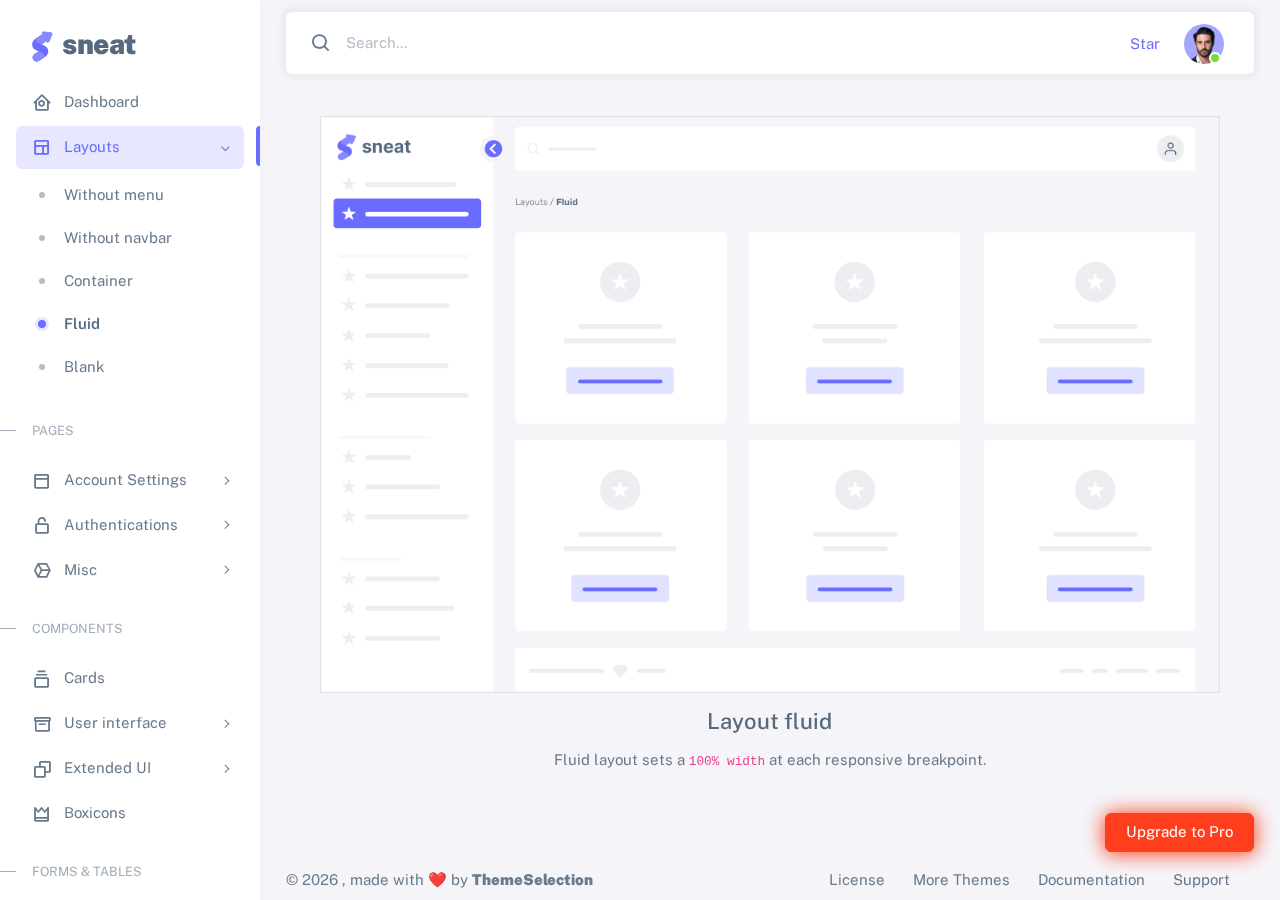
<file: html/layouts-fluid.html>
<!DOCTYPE html>

<!-- =========================================================
* Sneat - Bootstrap 5 HTML Admin Template - Pro | v1.0.0
==============================================================

* Product Page: https://themeselection.com/products/sneat-bootstrap-html-admin-template/
* Created by: ThemeSelection
* License: You must have a valid license purchased in order to legally use the theme for your project.
* Copyright ThemeSelection (https://themeselection.com)

=========================================================
 -->
<!-- beautify ignore:start -->
<html
  lang="en"
  class="light-style layout-menu-fixed"
  dir="ltr"
  data-theme="theme-default"
  data-assets-path="../assets/"
  data-template="vertical-menu-template-free"
>
  <head>
    <meta charset="utf-8" />
    <meta
      name="viewport"
      content="width=device-width, initial-scale=1.0, user-scalable=no, minimum-scale=1.0, maximum-scale=1.0"
    />

    <title>Fluid - Layouts | Sneat - Bootstrap 5 HTML Admin Template - Pro</title>

    <meta name="description" content="" />

    <!-- Favicon -->
    <link rel="icon" type="image/x-icon" href="../assets/img/favicon/favicon.ico" />

    <!-- Fonts -->
    <link rel="preconnect" href="https://fonts.googleapis.com" />
    <link rel="preconnect" href="https://fonts.gstatic.com" crossorigin />
    <link
      href="https://fonts.googleapis.com/css2?family=Public+Sans:ital,wght@0,300;0,400;0,500;0,600;0,700;1,300;1,400;1,500;1,600;1,700&display=swap"
      rel="stylesheet"
    />

    <!-- Icons. Uncomment required icon fonts -->
    <link rel="stylesheet" href="../assets/vendor/fonts/boxicons.css" />

    <!-- Core CSS -->
    <link rel="stylesheet" href="../assets/vendor/css/core.css" class="template-customizer-core-css" />
    <link rel="stylesheet" href="../assets/vendor/css/theme-default.css" class="template-customizer-theme-css" />
    <link rel="stylesheet" href="../assets/css/demo.css" />

    <!-- Vendors CSS -->
    <link rel="stylesheet" href="../assets/vendor/libs/perfect-scrollbar/perfect-scrollbar.css" />

    <!-- Page CSS -->

    <!-- Helpers -->
    <script src="../assets/vendor/js/helpers.js"></script>

    <!--! Template customizer & Theme config files MUST be included after core stylesheets and helpers.js in the <head> section -->
    <!--? Config:  Mandatory theme config file contain global vars & default theme options, Set your preferred theme option in this file.  -->
    <script src="../assets/js/config.js"></script>
  </head>

  <body>
    <!-- Layout wrapper -->
    <div class="layout-wrapper layout-content-navbar">
      <div class="layout-container">
        <!-- Menu -->

        <aside id="layout-menu" class="layout-menu menu-vertical menu bg-menu-theme">
          <div class="app-brand demo">
            <a href="index.html" class="app-brand-link">
              <span class="app-brand-logo demo">
                <svg
                  width="25"
                  viewBox="0 0 25 42"
                  version="1.1"
                  xmlns="http://www.w3.org/2000/svg"
                  xmlns:xlink="http://www.w3.org/1999/xlink"
                >
                  <defs>
                    <path
                      d="M13.7918663,0.358365126 L3.39788168,7.44174259 C0.566865006,9.69408886 -0.379795268,12.4788597 0.557900856,15.7960551 C0.68998853,16.2305145 1.09562888,17.7872135 3.12357076,19.2293357 C3.8146334,19.7207684 5.32369333,20.3834223 7.65075054,21.2172976 L7.59773219,21.2525164 L2.63468769,24.5493413 C0.445452254,26.3002124 0.0884951797,28.5083815 1.56381646,31.1738486 C2.83770406,32.8170431 5.20850219,33.2640127 7.09180128,32.5391577 C8.347334,32.0559211 11.4559176,30.0011079 16.4175519,26.3747182 C18.0338572,24.4997857 18.6973423,22.4544883 18.4080071,20.2388261 C17.963753,17.5346866 16.1776345,15.5799961 13.0496516,14.3747546 L10.9194936,13.4715819 L18.6192054,7.984237 L13.7918663,0.358365126 Z"
                      id="path-1"
                    ></path>
                    <path
                      d="M5.47320593,6.00457225 C4.05321814,8.216144 4.36334763,10.0722806 6.40359441,11.5729822 C8.61520715,12.571656 10.0999176,13.2171421 10.8577257,13.5094407 L15.5088241,14.433041 L18.6192054,7.984237 C15.5364148,3.11535317 13.9273018,0.573395879 13.7918663,0.358365126 C13.5790555,0.511491653 10.8061687,2.3935607 5.47320593,6.00457225 Z"
                      id="path-3"
                    ></path>
                    <path
                      d="M7.50063644,21.2294429 L12.3234468,23.3159332 C14.1688022,24.7579751 14.397098,26.4880487 13.008334,28.506154 C11.6195701,30.5242593 10.3099883,31.790241 9.07958868,32.3040991 C5.78142938,33.4346997 4.13234973,34 4.13234973,34 C4.13234973,34 2.75489982,33.0538207 2.37032616e-14,31.1614621 C-0.55822714,27.8186216 -0.55822714,26.0572515 -4.05231404e-15,25.8773518 C0.83734071,25.6075023 2.77988457,22.8248993 3.3049379,22.52991 C3.65497346,22.3332504 5.05353963,21.8997614 7.50063644,21.2294429 Z"
                      id="path-4"
                    ></path>
                    <path
                      d="M20.6,7.13333333 L25.6,13.8 C26.2627417,14.6836556 26.0836556,15.9372583 25.2,16.6 C24.8538077,16.8596443 24.4327404,17 24,17 L14,17 C12.8954305,17 12,16.1045695 12,15 C12,14.5672596 12.1403557,14.1461923 12.4,13.8 L17.4,7.13333333 C18.0627417,6.24967773 19.3163444,6.07059163 20.2,6.73333333 C20.3516113,6.84704183 20.4862915,6.981722 20.6,7.13333333 Z"
                      id="path-5"
                    ></path>
                  </defs>
                  <g id="g-app-brand" stroke="none" stroke-width="1" fill="none" fill-rule="evenodd">
                    <g id="Brand-Logo" transform="translate(-27.000000, -15.000000)">
                      <g id="Icon" transform="translate(27.000000, 15.000000)">
                        <g id="Mask" transform="translate(0.000000, 8.000000)">
                          <mask id="mask-2" fill="white">
                            <use xlink:href="#path-1"></use>
                          </mask>
                          <use fill="#696cff" xlink:href="#path-1"></use>
                          <g id="Path-3" mask="url(#mask-2)">
                            <use fill="#696cff" xlink:href="#path-3"></use>
                            <use fill-opacity="0.2" fill="#FFFFFF" xlink:href="#path-3"></use>
                          </g>
                          <g id="Path-4" mask="url(#mask-2)">
                            <use fill="#696cff" xlink:href="#path-4"></use>
                            <use fill-opacity="0.2" fill="#FFFFFF" xlink:href="#path-4"></use>
                          </g>
                        </g>
                        <g
                          id="Triangle"
                          transform="translate(19.000000, 11.000000) rotate(-300.000000) translate(-19.000000, -11.000000) "
                        >
                          <use fill="#696cff" xlink:href="#path-5"></use>
                          <use fill-opacity="0.2" fill="#FFFFFF" xlink:href="#path-5"></use>
                        </g>
                      </g>
                    </g>
                  </g>
                </svg>
              </span>
              <span class="app-brand-text demo menu-text fw-bolder ms-2">Sneat</span>
            </a>

            <a href="javascript:void(0);" class="layout-menu-toggle menu-link text-large ms-auto d-block d-xl-none">
              <i class="bx bx-chevron-left bx-sm align-middle"></i>
            </a>
          </div>

          <div class="menu-inner-shadow"></div>

          <ul class="menu-inner py-1">
            <!-- Dashboard -->
            <li class="menu-item">
              <a href="index.html" class="menu-link">
                <i class="menu-icon tf-icons bx bx-home-circle"></i>
                <div data-i18n="Analytics">Dashboard</div>
              </a>
            </li>

            <!-- Layouts -->
            <li class="menu-item active open">
              <a href="javascript:void(0);" class="menu-link menu-toggle">
                <i class="menu-icon tf-icons bx bx-layout"></i>
                <div data-i18n="Layouts">Layouts</div>
              </a>

              <ul class="menu-sub">
                <li class="menu-item">
                  <a href="layouts-without-menu.html" class="menu-link">
                    <div data-i18n="Without menu">Without menu</div>
                  </a>
                </li>
                <li class="menu-item">
                  <a href="layouts-without-navbar.html" class="menu-link">
                    <div data-i18n="Without navbar">Without navbar</div>
                  </a>
                </li>
                <li class="menu-item">
                  <a href="layouts-container.html" class="menu-link">
                    <div data-i18n="Container">Container</div>
                  </a>
                </li>
                <li class="menu-item active">
                  <a href="layouts-fluid.html" class="menu-link">
                    <div data-i18n="Fluid">Fluid</div>
                  </a>
                </li>
                <li class="menu-item">
                  <a href="layouts-blank.html" class="menu-link">
                    <div data-i18n="Blank">Blank</div>
                  </a>
                </li>
              </ul>
            </li>

            <li class="menu-header small text-uppercase">
              <span class="menu-header-text">Pages</span>
            </li>
            <li class="menu-item">
              <a href="javascript:void(0);" class="menu-link menu-toggle">
                <i class="menu-icon tf-icons bx bx-dock-top"></i>
                <div data-i18n="Account Settings">Account Settings</div>
              </a>
              <ul class="menu-sub">
                <li class="menu-item">
                  <a href="pages-account-settings-account.html" class="menu-link">
                    <div data-i18n="Account">Account</div>
                  </a>
                </li>
                <li class="menu-item">
                  <a href="pages-account-settings-notifications.html" class="menu-link">
                    <div data-i18n="Notifications">Notifications</div>
                  </a>
                </li>
                <li class="menu-item">
                  <a href="pages-account-settings-connections.html" class="menu-link">
                    <div data-i18n="Connections">Connections</div>
                  </a>
                </li>
              </ul>
            </li>
            <li class="menu-item">
              <a href="javascript:void(0);" class="menu-link menu-toggle">
                <i class="menu-icon tf-icons bx bx-lock-open-alt"></i>
                <div data-i18n="Authentications">Authentications</div>
              </a>
              <ul class="menu-sub">
                <li class="menu-item">
                  <a href="auth-login-basic.html" class="menu-link" target="_blank">
                    <div data-i18n="Basic">Login</div>
                  </a>
                </li>
                <li class="menu-item">
                  <a href="auth-register-basic.html" class="menu-link" target="_blank">
                    <div data-i18n="Basic">Register</div>
                  </a>
                </li>
                <li class="menu-item">
                  <a href="auth-forgot-password-basic.html" class="menu-link" target="_blank">
                    <div data-i18n="Basic">Forgot Password</div>
                  </a>
                </li>
              </ul>
            </li>
            <li class="menu-item">
              <a href="javascript:void(0);" class="menu-link menu-toggle">
                <i class="menu-icon tf-icons bx bx-cube-alt"></i>
                <div data-i18n="Misc">Misc</div>
              </a>
              <ul class="menu-sub">
                <li class="menu-item">
                  <a href="pages-misc-error.html" class="menu-link">
                    <div data-i18n="Error">Error</div>
                  </a>
                </li>
                <li class="menu-item">
                  <a href="pages-misc-under-maintenance.html" class="menu-link">
                    <div data-i18n="Under Maintenance">Under Maintenance</div>
                  </a>
                </li>
              </ul>
            </li>
            <!-- Components -->
            <li class="menu-header small text-uppercase"><span class="menu-header-text">Components</span></li>
            <!-- Cards -->
            <li class="menu-item">
              <a href="cards-basic.html" class="menu-link">
                <i class="menu-icon tf-icons bx bx-collection"></i>
                <div data-i18n="Basic">Cards</div>
              </a>
            </li>
            <!-- User interface -->
            <li class="menu-item">
              <a href="javascript:void(0)" class="menu-link menu-toggle">
                <i class="menu-icon tf-icons bx bx-box"></i>
                <div data-i18n="User interface">User interface</div>
              </a>
              <ul class="menu-sub">
                <li class="menu-item">
                  <a href="ui-accordion.html" class="menu-link">
                    <div data-i18n="Accordion">Accordion</div>
                  </a>
                </li>
                <li class="menu-item">
                  <a href="ui-alerts.html" class="menu-link">
                    <div data-i18n="Alerts">Alerts</div>
                  </a>
                </li>
                <li class="menu-item">
                  <a href="ui-badges.html" class="menu-link">
                    <div data-i18n="Badges">Badges</div>
                  </a>
                </li>
                <li class="menu-item">
                  <a href="ui-buttons.html" class="menu-link">
                    <div data-i18n="Buttons">Buttons</div>
                  </a>
                </li>
                <li class="menu-item">
                  <a href="ui-carousel.html" class="menu-link">
                    <div data-i18n="Carousel">Carousel</div>
                  </a>
                </li>
                <li class="menu-item">
                  <a href="ui-collapse.html" class="menu-link">
                    <div data-i18n="Collapse">Collapse</div>
                  </a>
                </li>
                <li class="menu-item">
                  <a href="ui-dropdowns.html" class="menu-link">
                    <div data-i18n="Dropdowns">Dropdowns</div>
                  </a>
                </li>
                <li class="menu-item">
                  <a href="ui-footer.html" class="menu-link">
                    <div data-i18n="Footer">Footer</div>
                  </a>
                </li>
                <li class="menu-item">
                  <a href="ui-list-groups.html" class="menu-link">
                    <div data-i18n="List Groups">List groups</div>
                  </a>
                </li>
                <li class="menu-item">
                  <a href="ui-modals.html" class="menu-link">
                    <div data-i18n="Modals">Modals</div>
                  </a>
                </li>
                <li class="menu-item">
                  <a href="ui-navbar.html" class="menu-link">
                    <div data-i18n="Navbar">Navbar</div>
                  </a>
                </li>
                <li class="menu-item">
                  <a href="ui-offcanvas.html" class="menu-link">
                    <div data-i18n="Offcanvas">Offcanvas</div>
                  </a>
                </li>
                <li class="menu-item">
                  <a href="ui-pagination-breadcrumbs.html" class="menu-link">
                    <div data-i18n="Pagination &amp; Breadcrumbs">Pagination &amp; Breadcrumbs</div>
                  </a>
                </li>
                <li class="menu-item">
                  <a href="ui-progress.html" class="menu-link">
                    <div data-i18n="Progress">Progress</div>
                  </a>
                </li>
                <li class="menu-item">
                  <a href="ui-spinners.html" class="menu-link">
                    <div data-i18n="Spinners">Spinners</div>
                  </a>
                </li>
                <li class="menu-item">
                  <a href="ui-tabs-pills.html" class="menu-link">
                    <div data-i18n="Tabs &amp; Pills">Tabs &amp; Pills</div>
                  </a>
                </li>
                <li class="menu-item">
                  <a href="ui-toasts.html" class="menu-link">
                    <div data-i18n="Toasts">Toasts</div>
                  </a>
                </li>
                <li class="menu-item">
                  <a href="ui-tooltips-popovers.html" class="menu-link">
                    <div data-i18n="Tooltips & Popovers">Tooltips &amp; popovers</div>
                  </a>
                </li>
                <li class="menu-item">
                  <a href="ui-typography.html" class="menu-link">
                    <div data-i18n="Typography">Typography</div>
                  </a>
                </li>
              </ul>
            </li>

            <!-- Extended components -->
            <li class="menu-item">
              <a href="javascript:void(0)" class="menu-link menu-toggle">
                <i class="menu-icon tf-icons bx bx-copy"></i>
                <div data-i18n="Extended UI">Extended UI</div>
              </a>
              <ul class="menu-sub">
                <li class="menu-item">
                  <a href="extended-ui-perfect-scrollbar.html" class="menu-link">
                    <div data-i18n="Perfect Scrollbar">Perfect scrollbar</div>
                  </a>
                </li>
                <li class="menu-item">
                  <a href="extended-ui-text-divider.html" class="menu-link">
                    <div data-i18n="Text Divider">Text Divider</div>
                  </a>
                </li>
              </ul>
            </li>

            <li class="menu-item">
              <a href="icons-boxicons.html" class="menu-link">
                <i class="menu-icon tf-icons bx bx-crown"></i>
                <div data-i18n="Boxicons">Boxicons</div>
              </a>
            </li>

            <!-- Forms & Tables -->
            <li class="menu-header small text-uppercase"><span class="menu-header-text">Forms &amp; Tables</span></li>
            <!-- Forms -->
            <li class="menu-item">
              <a href="javascript:void(0);" class="menu-link menu-toggle">
                <i class="menu-icon tf-icons bx bx-detail"></i>
                <div data-i18n="Form Elements">Form Elements</div>
              </a>
              <ul class="menu-sub">
                <li class="menu-item">
                  <a href="forms-basic-inputs.html" class="menu-link">
                    <div data-i18n="Basic Inputs">Basic Inputs</div>
                  </a>
                </li>
                <li class="menu-item">
                  <a href="forms-input-groups.html" class="menu-link">
                    <div data-i18n="Input groups">Input groups</div>
                  </a>
                </li>
              </ul>
            </li>
            <li class="menu-item">
              <a href="javascript:void(0);" class="menu-link menu-toggle">
                <i class="menu-icon tf-icons bx bx-detail"></i>
                <div data-i18n="Form Layouts">Form Layouts</div>
              </a>
              <ul class="menu-sub">
                <li class="menu-item">
                  <a href="form-layouts-vertical.html" class="menu-link">
                    <div data-i18n="Vertical Form">Vertical Form</div>
                  </a>
                </li>
                <li class="menu-item">
                  <a href="form-layouts-horizontal.html" class="menu-link">
                    <div data-i18n="Horizontal Form">Horizontal Form</div>
                  </a>
                </li>
              </ul>
            </li>
            <!-- Tables -->
            <li class="menu-item">
              <a href="tables-basic.html" class="menu-link">
                <i class="menu-icon tf-icons bx bx-table"></i>
                <div data-i18n="Tables">Tables</div>
              </a>
            </li>
            <!-- Misc -->
            <li class="menu-header small text-uppercase"><span class="menu-header-text">Misc</span></li>
            <li class="menu-item">
              <a
                href="https://github.com/themeselection/sneat-html-admin-template-free/issues"
                target="_blank"
                class="menu-link"
              >
                <i class="menu-icon tf-icons bx bx-support"></i>
                <div data-i18n="Support">Support</div>
              </a>
            </li>
            <li class="menu-item">
              <a
                href="https://themeselection.com/demo/sneat-bootstrap-html-admin-template/documentation/"
                target="_blank"
                class="menu-link"
              >
                <i class="menu-icon tf-icons bx bx-file"></i>
                <div data-i18n="Documentation">Documentation</div>
              </a>
            </li>
          </ul>
        </aside>
        <!-- / Menu -->

        <!-- Layout container -->
        <div class="layout-page">
          <!-- Navbar -->

          <nav
            class="layout-navbar container-fluid navbar navbar-expand-xl navbar-detached align-items-center bg-navbar-theme"
            id="layout-navbar"
          >
            <div class="layout-menu-toggle navbar-nav align-items-xl-center me-3 me-xl-0 d-xl-none">
              <a class="nav-item nav-link px-0 me-xl-4" href="javascript:void(0)">
                <i class="bx bx-menu bx-sm"></i>
              </a>
            </div>

            <div class="navbar-nav-right d-flex align-items-center" id="navbar-collapse">
              <!-- Search -->
              <div class="navbar-nav align-items-center">
                <div class="nav-item d-flex align-items-center">
                  <i class="bx bx-search fs-4 lh-0"></i>
                  <input
                    type="text"
                    class="form-control border-0 shadow-none"
                    placeholder="Search..."
                    aria-label="Search..."
                  />
                </div>
              </div>
              <!-- /Search -->

              <ul class="navbar-nav flex-row align-items-center ms-auto">
                <!-- Place this tag where you want the button to render. -->
                <li class="nav-item lh-1 me-3">
                  <a
                    class="github-button"
                    href="https://github.com/themeselection/sneat-html-admin-template-free"
                    data-icon="octicon-star"
                    data-size="large"
                    data-show-count="true"
                    aria-label="Star themeselection/sneat-html-admin-template-free on GitHub"
                    >Star</a
                  >
                </li>

                <!-- User -->
                <li class="nav-item navbar-dropdown dropdown-user dropdown">
                  <a class="nav-link dropdown-toggle hide-arrow" href="javascript:void(0);" data-bs-toggle="dropdown">
                    <div class="avatar avatar-online">
                      <img src="../assets/img/avatars/1.png" alt class="w-px-40 h-auto rounded-circle" />
                    </div>
                  </a>
                  <ul class="dropdown-menu dropdown-menu-end">
                    <li>
                      <a class="dropdown-item" href="#">
                        <div class="d-flex">
                          <div class="flex-shrink-0 me-3">
                            <div class="avatar avatar-online">
                              <img src="../assets/img/avatars/1.png" alt class="w-px-40 h-auto rounded-circle" />
                            </div>
                          </div>
                          <div class="flex-grow-1">
                            <span class="fw-semibold d-block">John Doe</span>
                            <small class="text-muted">Admin</small>
                          </div>
                        </div>
                      </a>
                    </li>
                    <li>
                      <div class="dropdown-divider"></div>
                    </li>
                    <li>
                      <a class="dropdown-item" href="#">
                        <i class="bx bx-user me-2"></i>
                        <span class="align-middle">My Profile</span>
                      </a>
                    </li>
                    <li>
                      <a class="dropdown-item" href="#">
                        <i class="bx bx-cog me-2"></i>
                        <span class="align-middle">Settings</span>
                      </a>
                    </li>
                    <li>
                      <a class="dropdown-item" href="#">
                        <span class="d-flex align-items-center align-middle">
                          <i class="flex-shrink-0 bx bx-credit-card me-2"></i>
                          <span class="flex-grow-1 align-middle">Billing</span>
                          <span class="flex-shrink-0 badge badge-center rounded-pill bg-danger w-px-20 h-px-20">4</span>
                        </span>
                      </a>
                    </li>
                    <li>
                      <div class="dropdown-divider"></div>
                    </li>
                    <li>
                      <a class="dropdown-item" href="auth-login-basic.html">
                        <i class="bx bx-power-off me-2"></i>
                        <span class="align-middle">Log Out</span>
                      </a>
                    </li>
                  </ul>
                </li>
                <!--/ User -->
              </ul>
            </div>
          </nav>

          <!-- / Navbar -->

          <!-- Content wrapper -->
          <div class="content-wrapper">
            <!-- Content -->

            <div class="container-fluid flex-grow-1 container-p-y">
              <!-- Layout Demo -->
              <div class="layout-demo-wrapper">
                <div class="layout-demo-placeholder">
                  <img
                    src="../assets/img/layouts/layout-fluid-light.png"
                    class="img-fluid"
                    alt="Layout fluid"
                    data-app-light-img="layouts/layout-fluid-light.png"
                    data-app-dark-img="layouts/layout-fluid-dark.png"
                  />
                </div>
                <div class="layout-demo-info">
                  <h4>Layout fluid</h4>
                  <p>Fluid layout sets a <code>100% width</code> at each responsive breakpoint.</p>
                </div>
              </div>
              <!--/ Layout Demo -->
            </div>
            <!-- / Content -->

            <!-- Footer -->
            <footer class="content-footer footer bg-footer-theme">
              <div class="container-fluid d-flex flex-wrap justify-content-between py-2 flex-md-row flex-column">
                <div class="mb-2 mb-md-0">
                  ©
                  <script>
                    document.write(new Date().getFullYear());
                  </script>
                  , made with ❤️ by
                  <a href="https://themeselection.com" target="_blank" class="footer-link fw-bolder">ThemeSelection</a>
                </div>
                <div>
                  <a href="https://themeselection.com/license/" class="footer-link me-4" target="_blank">License</a>
                  <a href="https://themeselection.com/" target="_blank" class="footer-link me-4">More Themes</a>

                  <a
                    href="https://themeselection.com/demo/sneat-bootstrap-html-admin-template/documentation/"
                    target="_blank"
                    class="footer-link me-4"
                    >Documentation</a
                  >

                  <a
                    href="https://github.com/themeselection/sneat-html-admin-template-free/issues"
                    target="_blank"
                    class="footer-link me-4"
                    >Support</a
                  >
                </div>
              </div>
            </footer>
            <!-- / Footer -->

            <div class="content-backdrop fade"></div>
          </div>
          <!-- Content wrapper -->
        </div>
        <!-- / Layout page -->
      </div>

      <!-- Overlay -->
      <div class="layout-overlay layout-menu-toggle"></div>
    </div>
    <!-- / Layout wrapper -->

    <div class="buy-now">
      <a
        href="https://themeselection.com/products/sneat-bootstrap-html-admin-template/"
        target="_blank"
        class="btn btn-danger btn-buy-now"
        >Upgrade to Pro</a
      >
    </div>

    <!-- Core JS -->
    <!-- build:js assets/vendor/js/core.js -->
    <script src="../assets/vendor/libs/jquery/jquery.js"></script>
    <script src="../assets/vendor/libs/popper/popper.js"></script>
    <script src="../assets/vendor/js/bootstrap.js"></script>
    <script src="../assets/vendor/libs/perfect-scrollbar/perfect-scrollbar.js"></script>

    <script src="../assets/vendor/js/menu.js"></script>
    <!-- endbuild -->

    <!-- Vendors JS -->

    <!-- Main JS -->
    <script src="../assets/js/main.js"></script>

    <!-- Page JS -->

    <!-- Place this tag in your head or just before your close body tag. -->
    <script async defer src="https://buttons.github.io/buttons.js"></script>
  </body>
</html>
</file>
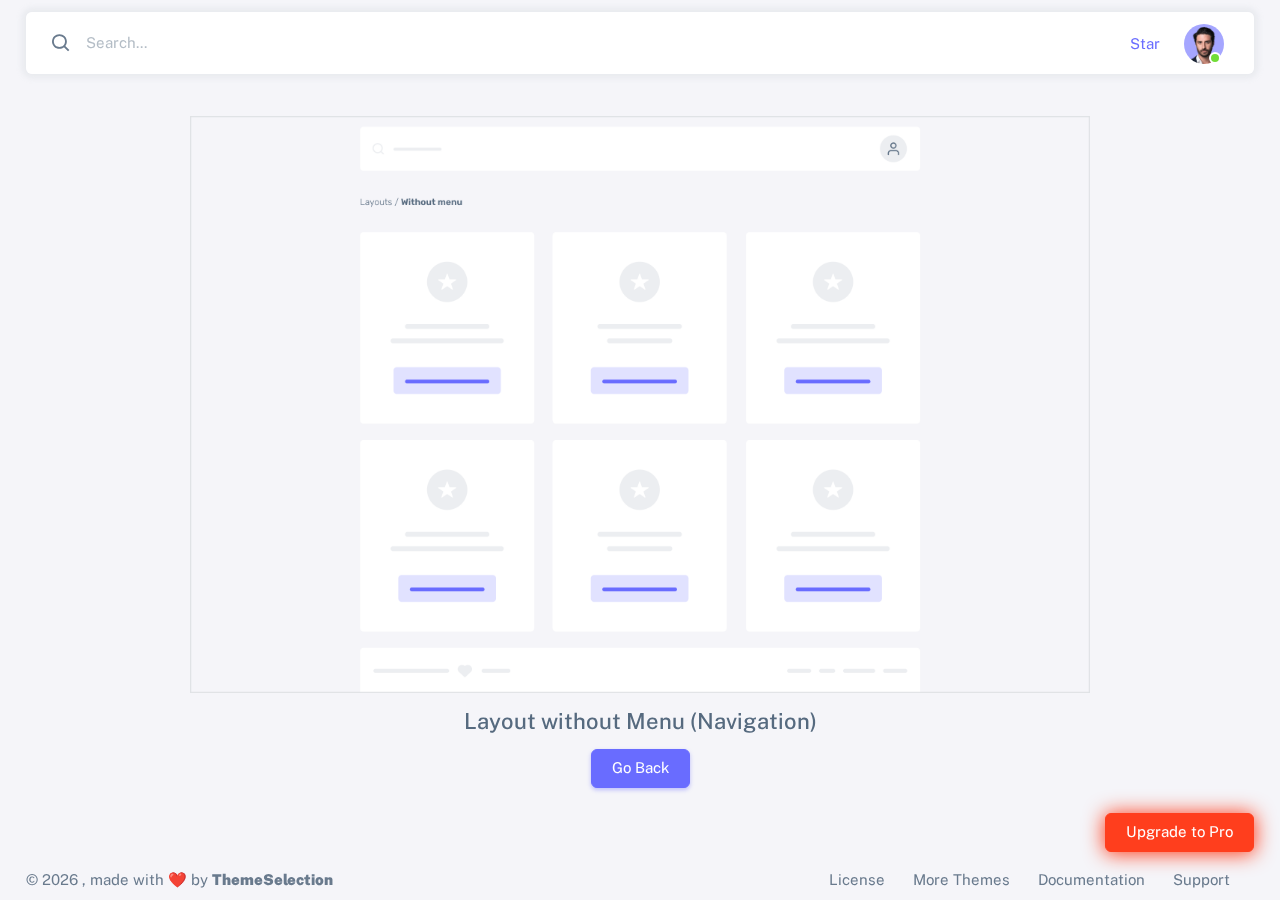
<file: html/layouts-without-menu.html>
<!DOCTYPE html>

<!-- =========================================================
* Sneat - Bootstrap 5 HTML Admin Template - Pro | v1.0.0
==============================================================

* Product Page: https://themeselection.com/products/sneat-bootstrap-html-admin-template/
* Created by: ThemeSelection
* License: You must have a valid license purchased in order to legally use the theme for your project.
* Copyright ThemeSelection (https://themeselection.com)

=========================================================
 -->
<!-- beautify ignore:start -->
<html
  lang="en"
  class="light-style layout-menu-fixed"
  dir="ltr"
  data-theme="theme-default"
  data-assets-path="../assets/"
  data-template="vertical-menu-template-free"
>
  <head>
    <meta charset="utf-8" />
    <meta
      name="viewport"
      content="width=device-width, initial-scale=1.0, user-scalable=no, minimum-scale=1.0, maximum-scale=1.0"
    />

    <title>Without menu - Layouts | Sneat - Bootstrap 5 HTML Admin Template - Pro</title>

    <meta name="description" content="" />

    <!-- Favicon -->
    <link rel="icon" type="image/x-icon" href="../assets/img/favicon/favicon.ico" />

    <!-- Fonts -->
    <link rel="preconnect" href="https://fonts.googleapis.com" />
    <link rel="preconnect" href="https://fonts.gstatic.com" crossorigin />
    <link
      href="https://fonts.googleapis.com/css2?family=Public+Sans:ital,wght@0,300;0,400;0,500;0,600;0,700;1,300;1,400;1,500;1,600;1,700&display=swap"
      rel="stylesheet"
    />

    <!-- Icons. Uncomment required icon fonts -->
    <link rel="stylesheet" href="../assets/vendor/fonts/boxicons.css" />

    <!-- Core CSS -->
    <link rel="stylesheet" href="../assets/vendor/css/core.css" class="template-customizer-core-css" />
    <link rel="stylesheet" href="../assets/vendor/css/theme-default.css" class="template-customizer-theme-css" />
    <link rel="stylesheet" href="../assets/css/demo.css" />

    <!-- Vendors CSS -->
    <link rel="stylesheet" href="../assets/vendor/libs/perfect-scrollbar/perfect-scrollbar.css" />

    <!-- Page CSS -->

    <!-- Helpers -->
    <script src="../assets/vendor/js/helpers.js"></script>

    <!--! Template customizer & Theme config files MUST be included after core stylesheets and helpers.js in the <head> section -->
    <!--? Config:  Mandatory theme config file contain global vars & default theme options, Set your preferred theme option in this file.  -->
    <script src="../assets/js/config.js"></script>
  </head>

  <body>
    <!-- Layout wrapper -->
    <div class="layout-wrapper layout-content-navbar layout-without-menu">
      <div class="layout-container">
        <!-- Layout container -->
        <div class="layout-page">
          <!-- Navbar -->

          <nav
            class="layout-navbar container-xxl navbar navbar-expand-xl navbar-detached align-items-center bg-navbar-theme"
            id="layout-navbar"
          >
            <div class="navbar-nav-right d-flex align-items-center" id="navbar-collapse">
              <!-- Search -->
              <div class="navbar-nav align-items-center">
                <div class="nav-item d-flex align-items-center">
                  <i class="bx bx-search fs-4 lh-0"></i>
                  <input
                    type="text"
                    class="form-control border-0 shadow-none"
                    placeholder="Search..."
                    aria-label="Search..."
                  />
                </div>
              </div>
              <!-- /Search -->

              <ul class="navbar-nav flex-row align-items-center ms-auto">
                <!-- Place this tag where you want the button to render. -->
                <li class="nav-item lh-1 me-3">
                  <a
                    class="github-button"
                    href="https://github.com/themeselection/sneat-html-admin-template-free"
                    data-icon="octicon-star"
                    data-size="large"
                    data-show-count="true"
                    aria-label="Star themeselection/sneat-html-admin-template-free on GitHub"
                    >Star</a
                  >
                </li>

                <!-- User -->
                <li class="nav-item navbar-dropdown dropdown-user dropdown">
                  <a class="nav-link dropdown-toggle hide-arrow" href="javascript:void(0);" data-bs-toggle="dropdown">
                    <div class="avatar avatar-online">
                      <img src="../assets/img/avatars/1.png" alt class="w-px-40 h-auto rounded-circle" />
                    </div>
                  </a>
                  <ul class="dropdown-menu dropdown-menu-end">
                    <li>
                      <a class="dropdown-item" href="#">
                        <div class="d-flex">
                          <div class="flex-shrink-0 me-3">
                            <div class="avatar avatar-online">
                              <img src="../assets/img/avatars/1.png" alt class="w-px-40 h-auto rounded-circle" />
                            </div>
                          </div>
                          <div class="flex-grow-1">
                            <span class="fw-semibold d-block">John Doe</span>
                            <small class="text-muted">Admin</small>
                          </div>
                        </div>
                      </a>
                    </li>
                    <li>
                      <div class="dropdown-divider"></div>
                    </li>
                    <li>
                      <a class="dropdown-item" href="#">
                        <i class="bx bx-user me-2"></i>
                        <span class="align-middle">My Profile</span>
                      </a>
                    </li>
                    <li>
                      <a class="dropdown-item" href="#">
                        <i class="bx bx-cog me-2"></i>
                        <span class="align-middle">Settings</span>
                      </a>
                    </li>
                    <li>
                      <a class="dropdown-item" href="#">
                        <span class="d-flex align-items-center align-middle">
                          <i class="flex-shrink-0 bx bx-credit-card me-2"></i>
                          <span class="flex-grow-1 align-middle">Billing</span>
                          <span class="flex-shrink-0 badge badge-center rounded-pill bg-danger w-px-20 h-px-20">4</span>
                        </span>
                      </a>
                    </li>
                    <li>
                      <div class="dropdown-divider"></div>
                    </li>
                    <li>
                      <a class="dropdown-item" href="auth-login-basic.html">
                        <i class="bx bx-power-off me-2"></i>
                        <span class="align-middle">Log Out</span>
                      </a>
                    </li>
                  </ul>
                </li>
                <!--/ User -->
              </ul>
            </div>
          </nav>

          <!-- / Navbar -->

          <!-- Content wrapper -->
          <div class="content-wrapper">
            <!-- Content -->

            <div class="container-xxl flex-grow-1 container-p-y">
              <!-- Layout Demo -->
              <div class="layout-demo-wrapper">
                <div class="layout-demo-placeholder">
                  <img
                    src="../assets/img/layouts/layout-without-menu-light.png"
                    class="img-fluid"
                    alt="Layout without menu"
                    data-app-light-img="layouts/layout-without-menu-light.png"
                    data-app-dark-img="layouts/layout-without-menu-dark.png"
                  />
                </div>
                <div class="layout-demo-info">
                  <h4>Layout without Menu (Navigation)</h4>
                  <button class="btn btn-primary" type="button" onclick="history.back()">Go Back</button>
                </div>
              </div>
              <!--/ Layout Demo -->
            </div>
            <!-- / Content -->

            <!-- Footer -->
            <footer class="content-footer footer bg-footer-theme">
              <div class="container-xxl d-flex flex-wrap justify-content-between py-2 flex-md-row flex-column">
                <div class="mb-2 mb-md-0">
                  ©
                  <script>
                    document.write(new Date().getFullYear());
                  </script>
                  , made with ❤️ by
                  <a href="https://themeselection.com" target="_blank" class="footer-link fw-bolder">ThemeSelection</a>
                </div>
                <div>
                  <a href="https://themeselection.com/license/" class="footer-link me-4" target="_blank">License</a>
                  <a href="https://themeselection.com/" target="_blank" class="footer-link me-4">More Themes</a>

                  <a
                    href="https://themeselection.com/demo/sneat-bootstrap-html-admin-template/documentation/"
                    target="_blank"
                    class="footer-link me-4"
                    >Documentation</a
                  >

                  <a
                    href="https://github.com/themeselection/sneat-html-admin-template-free/issues"
                    target="_blank"
                    class="footer-link me-4"
                    >Support</a
                  >
                </div>
              </div>
            </footer>
            <!-- / Footer -->

            <div class="content-backdrop fade"></div>
          </div>
          <!-- Content wrapper -->
        </div>
        <!-- / Layout page -->
      </div>
    </div>
    <!-- / Layout wrapper -->

    <div class="buy-now">
      <a
        href="https://themeselection.com/products/sneat-bootstrap-html-admin-template/"
        target="_blank"
        class="btn btn-danger btn-buy-now"
        >Upgrade to Pro</a
      >
    </div>

    <!-- Core JS -->
    <!-- build:js assets/vendor/js/core.js -->
    <script src="../assets/vendor/libs/jquery/jquery.js"></script>
    <script src="../assets/vendor/libs/popper/popper.js"></script>
    <script src="../assets/vendor/js/bootstrap.js"></script>
    <script src="../assets/vendor/libs/perfect-scrollbar/perfect-scrollbar.js"></script>

    <script src="../assets/vendor/js/menu.js"></script>
    <!-- endbuild -->

    <!-- Vendors JS -->

    <!-- Main JS -->
    <script src="../assets/js/main.js"></script>

    <!-- Page JS -->

    <!-- Place this tag in your head or just before your close body tag. -->
    <script async defer src="https://buttons.github.io/buttons.js"></script>
  </body>
</html>
</file>
